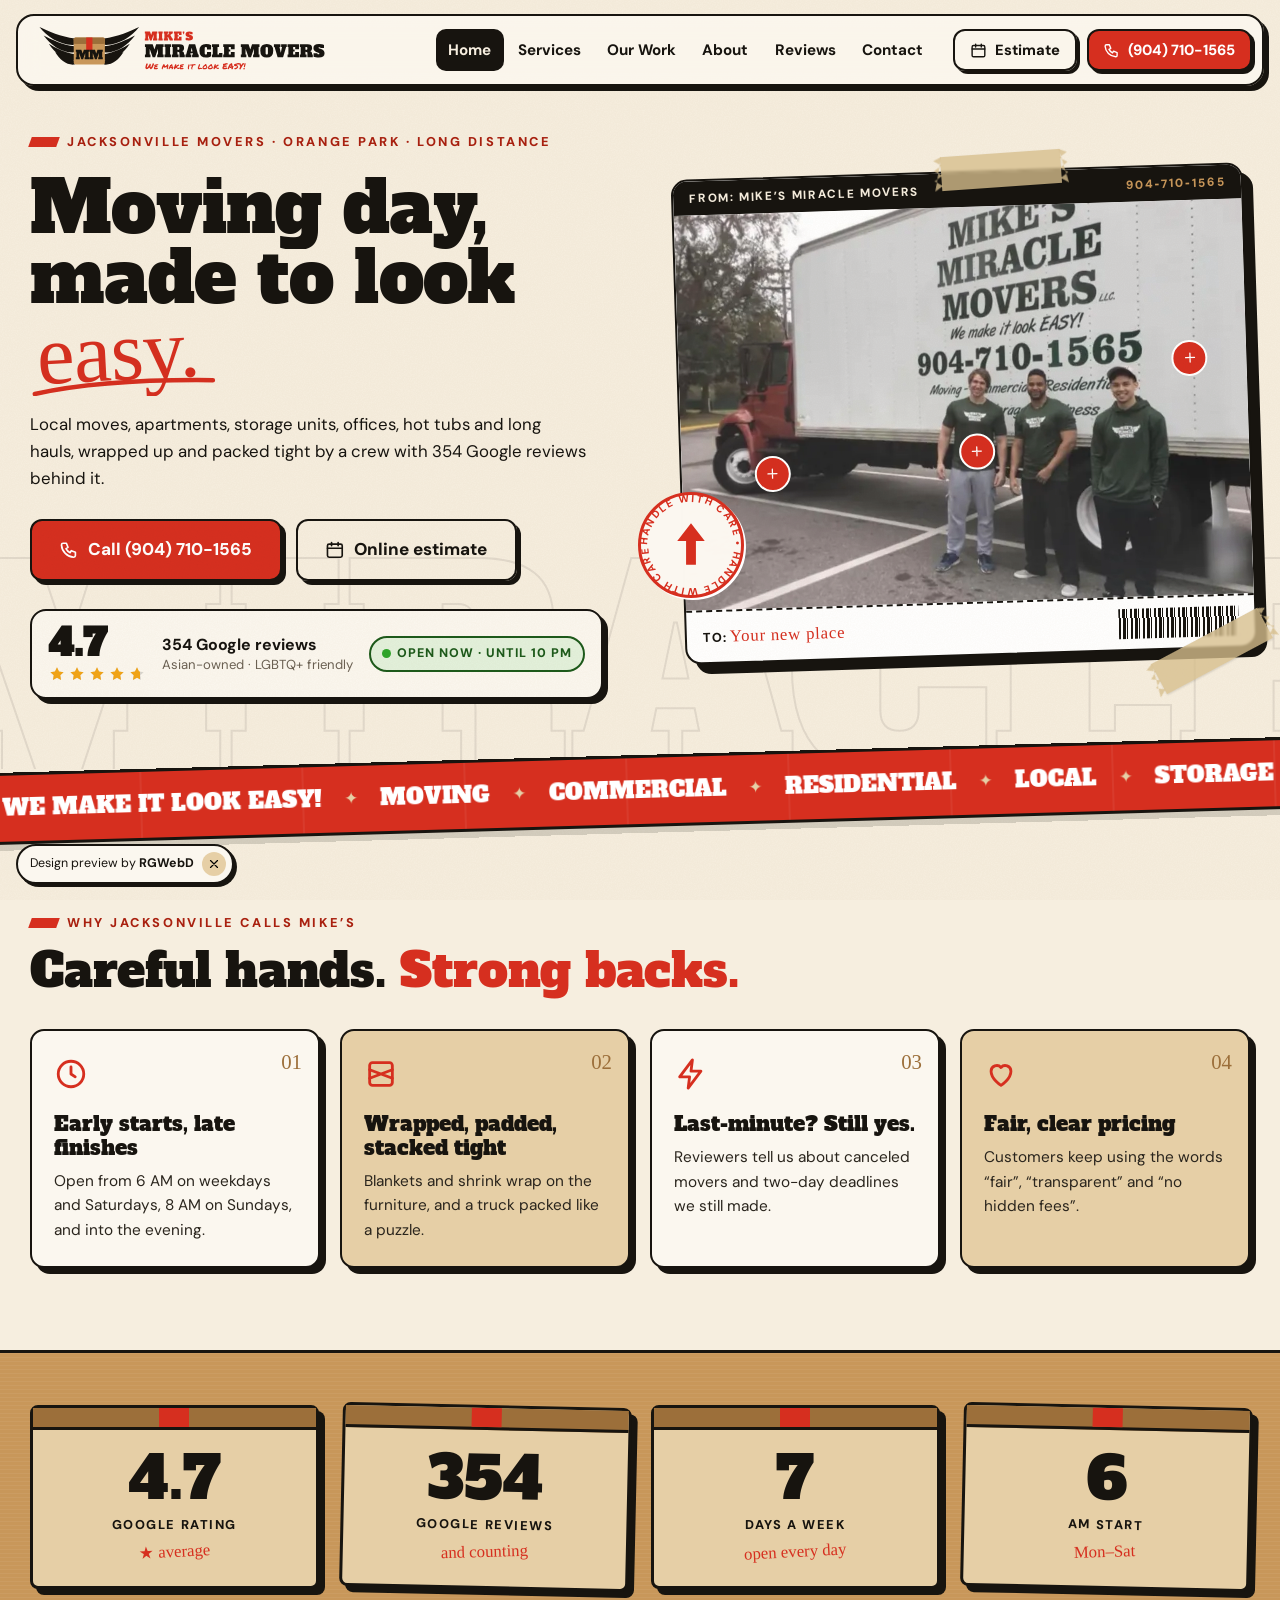
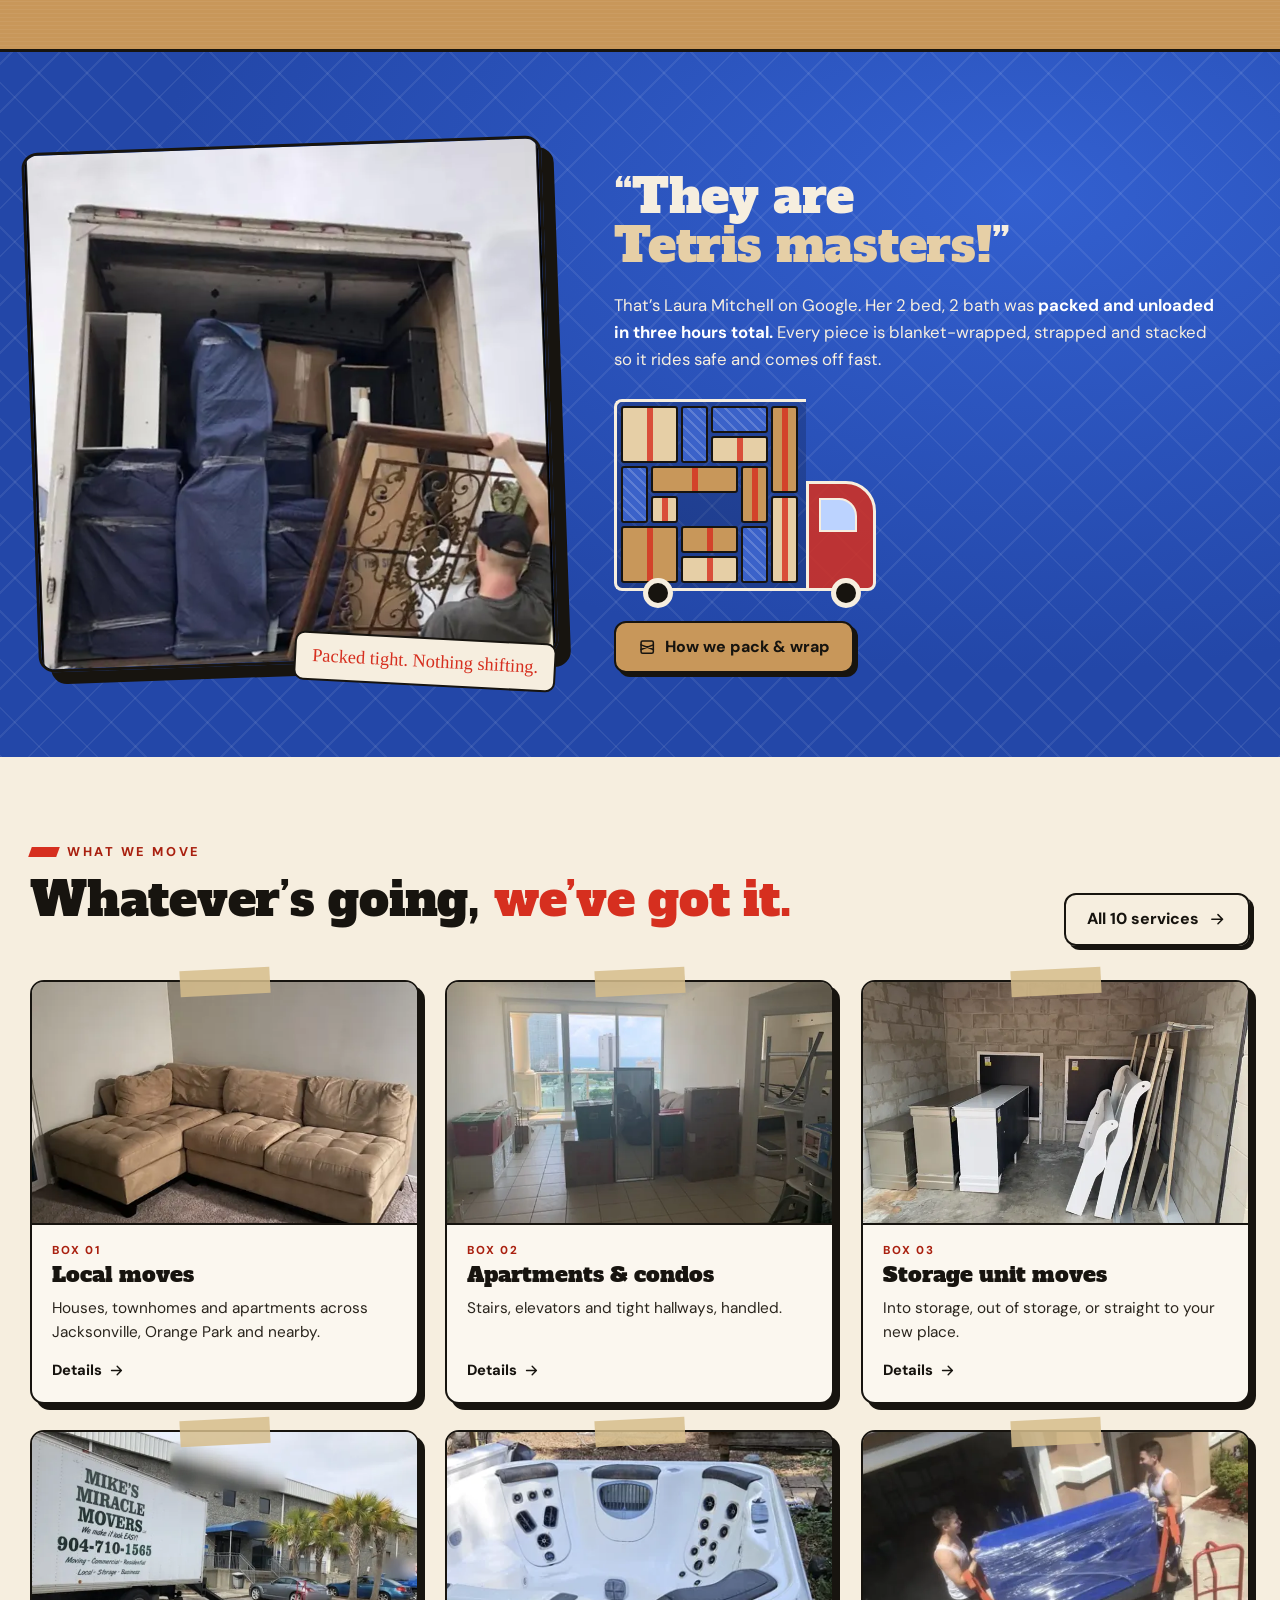
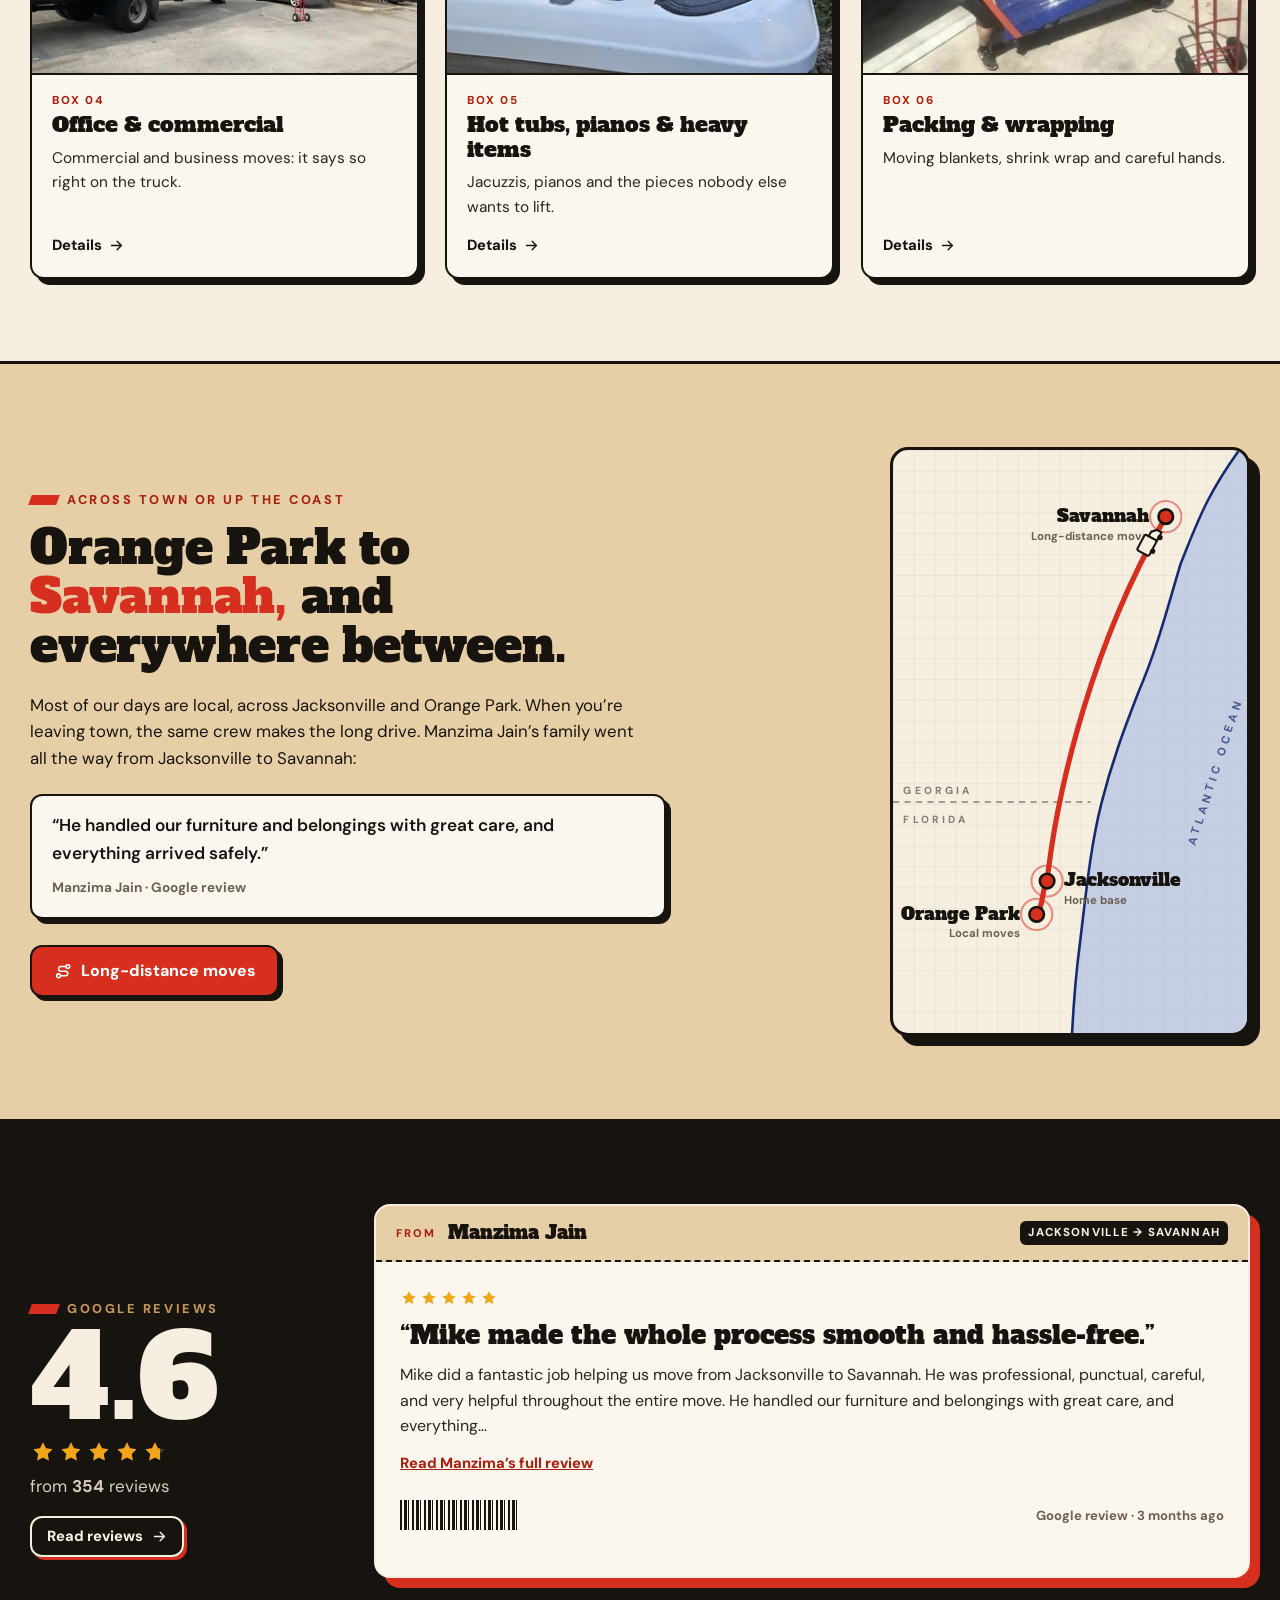
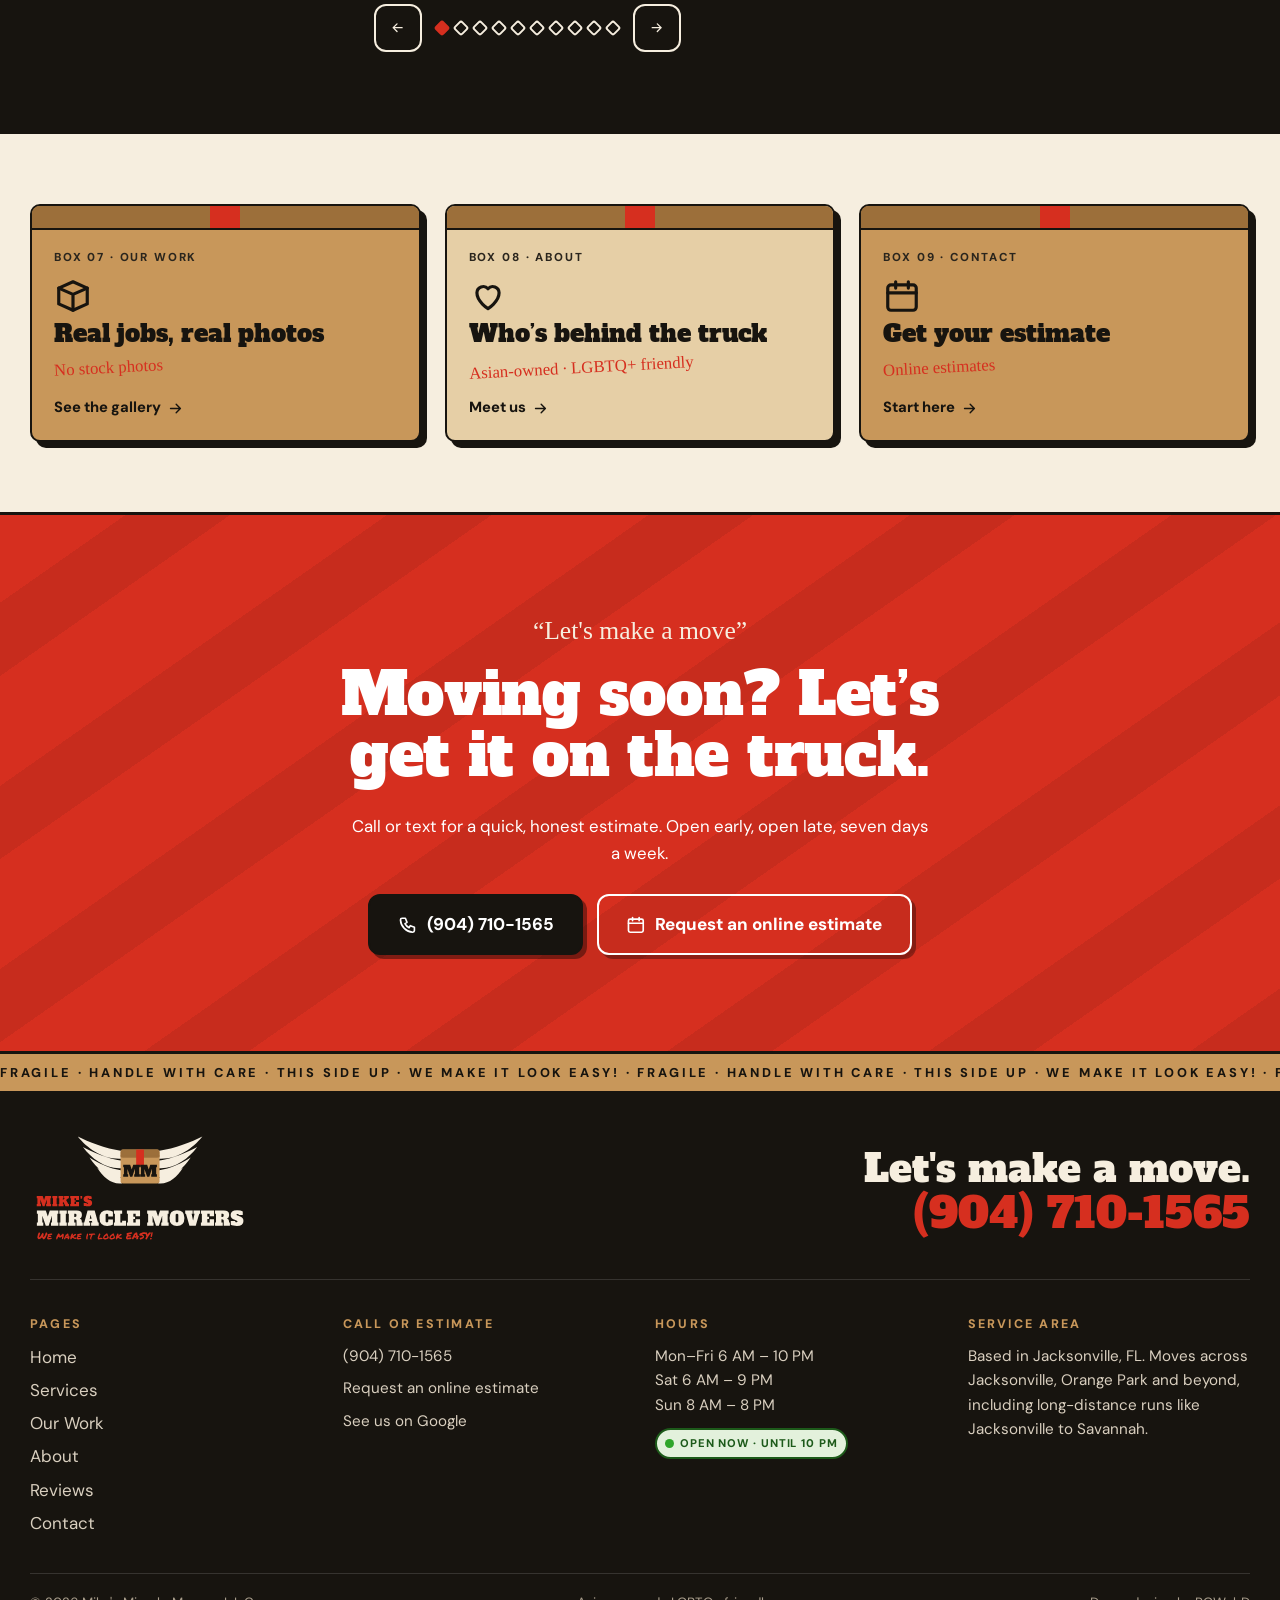
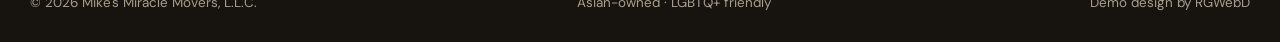
<file: index.html>
<!doctype html><html lang="en"><head><meta charset="utf-8">
<meta name="viewport" content="width=device-width,initial-scale=1,viewport-fit=cover">
<title>Mike&#x27;s Miracle Movers | Jacksonville Movers · 4.7★ from 354 reviews</title><meta name="description" content="Jacksonville movers rated 4.7★ on Google from 354 reviews. Local, apartment, storage, office and long-distance moves, packing, hot tubs and heavy items. Open 7 days. Call (904) 710-1565.">
<link rel="canonical" href="https://rgwebd.github.io/mikesmiraclemovers-demo/"><meta name="theme-color" content="#F6EEDF">
<meta property="og:type" content="website"><meta property="og:site_name" content="Mike&#x27;s Miracle Movers"><meta property="og:title" content="Mike&#x27;s Miracle Movers | Jacksonville Movers · 4.7★ from 354 reviews"><meta property="og:description" content="Jacksonville movers rated 4.7★ on Google from 354 reviews. Local, apartment, storage, office and long-distance moves, packing, hot tubs and heavy items. Open 7 days. Call (904) 710-1565."><meta property="og:url" content="https://rgwebd.github.io/mikesmiraclemovers-demo/"><meta property="og:image" content="https://rgwebd.github.io/mikesmiraclemovers-demo/img/og.jpg"><meta property="og:image:width" content="1200"><meta property="og:image:height" content="630"><meta property="og:locale" content="en_US">
<meta name="twitter:card" content="summary_large_image"><meta name="twitter:title" content="Mike&#x27;s Miracle Movers | Jacksonville Movers · 4.7★ from 354 reviews"><meta name="twitter:description" content="Jacksonville movers rated 4.7★ on Google from 354 reviews. Local, apartment, storage, office and long-distance moves, packing, hot tubs and heavy items. Open 7 days. Call (904) 710-1565."><meta name="twitter:image" content="https://rgwebd.github.io/mikesmiraclemovers-demo/img/og.jpg">
<link rel="icon" href="favicon.svg" type="image/svg+xml"><link rel="icon" href="favicon.ico" sizes="any"><link rel="apple-touch-icon" href="apple-touch-icon.png">
<link rel="preconnect" href="https://fonts.googleapis.com"><link rel="preconnect" href="https://fonts.gstatic.com" crossorigin>
<link href="https://fonts.googleapis.com/css2?family=Alfa+Slab+One&family=DM+Sans:opsz,wght@9..40,400..800&family=Permanent+Marker&display=swap" rel="stylesheet">
<link rel="stylesheet" href="styles.css?v=1"><script type="application/ld+json">{"@context": "https://schema.org", "@type": "MovingCompany", "@id": "https://rgwebd.github.io/mikesmiraclemovers-demo/#business", "name": "Mike's Miracle Movers, L.L.C.", "alternateName": "Mike's Miracle Movers", "slogan": "We make it look EASY!", "description": "Jacksonville, Florida moving company: local, apartment, storage-unit, office and long-distance moves, packing and wrapping, hot tubs and heavy items, single-item pickups and loading help. Online estimates. Asian-owned and LGBTQ+ friendly.", "url": "https://rgwebd.github.io/mikesmiraclemovers-demo/", "telephone": "+19047101565", "image": "https://rgwebd.github.io/mikesmiraclemovers-demo/img/og.jpg", "logo": "https://rgwebd.github.io/mikesmiraclemovers-demo/brand/logo-stacked-light.svg", "address": {"@type": "PostalAddress", "addressLocality": "Jacksonville", "addressRegion": "FL", "addressCountry": "US"}, "areaServed": [{"@type": "City", "name": "Jacksonville, FL"}, {"@type": "City", "name": "Orange Park, FL"}], "openingHoursSpecification": [{"@type": "OpeningHoursSpecification", "dayOfWeek": "Sunday", "opens": "08:00", "closes": "20:00"}, {"@type": "OpeningHoursSpecification", "dayOfWeek": "Monday", "opens": "06:00", "closes": "22:00"}, {"@type": "OpeningHoursSpecification", "dayOfWeek": "Tuesday", "opens": "06:00", "closes": "22:00"}, {"@type": "OpeningHoursSpecification", "dayOfWeek": "Wednesday", "opens": "06:00", "closes": "22:00"}, {"@type": "OpeningHoursSpecification", "dayOfWeek": "Thursday", "opens": "06:00", "closes": "22:00"}, {"@type": "OpeningHoursSpecification", "dayOfWeek": "Friday", "opens": "06:00", "closes": "22:00"}, {"@type": "OpeningHoursSpecification", "dayOfWeek": "Saturday", "opens": "06:00", "closes": "21:00"}], "hasMap": "https://www.google.com/maps/place/Mike's+Miracle+Movers,+L.L.C./data=!4m6!3m5!1s0x88e5b436aa611997:0xbe6fd3cb3e9adc6e!8m2!3d30.2260024!4d-81.600999!16s%2Fg%2F11g6hv279f", "sameAs": ["https://www.google.com/maps/place/Mike's+Miracle+Movers,+L.L.C./data=!4m6!3m5!1s0x88e5b436aa611997:0xbe6fd3cb3e9adc6e!8m2!3d30.2260024!4d-81.600999!16s%2Fg%2F11g6hv279f"], "aggregateRating": {"@type": "AggregateRating", "ratingValue": "4.7", "reviewCount": "354", "bestRating": "5"}, "hasOfferCatalog": {"@type": "OfferCatalog", "name": "Moving services", "itemListElement": [{"@type": "Offer", "itemOffered": {"@type": "Service", "name": "Local moves", "description": "Houses, townhomes and apartments across Jacksonville, Orange Park and nearby."}}, {"@type": "Offer", "itemOffered": {"@type": "Service", "name": "Long-distance moves", "description": "Out of town? We’ve driven Jacksonville families all the way to Savannah."}}, {"@type": "Offer", "itemOffered": {"@type": "Service", "name": "Apartments & condos", "description": "Stairs, elevators and tight hallways, handled."}}, {"@type": "Offer", "itemOffered": {"@type": "Service", "name": "Storage unit moves", "description": "Into storage, out of storage, or straight to your new place."}}, {"@type": "Offer", "itemOffered": {"@type": "Service", "name": "Office & commercial", "description": "Commercial and business moves: it says so right on the truck."}}, {"@type": "Offer", "itemOffered": {"@type": "Service", "name": "Hot tubs, pianos & heavy items", "description": "Jacuzzis, pianos and the pieces nobody else wants to lift."}}, {"@type": "Offer", "itemOffered": {"@type": "Service", "name": "Packing & wrapping", "description": "Moving blankets, shrink wrap and careful hands."}}, {"@type": "Offer", "itemOffered": {"@type": "Service", "name": "Single items & Marketplace pickups", "description": "Bought a hutch on Marketplace? We’ll grab it and bring it home."}}, {"@type": "Offer", "itemOffered": {"@type": "Service", "name": "Last-minute moves", "description": "Movers cancel? Deadline in two days? Call us."}}, {"@type": "Offer", "itemOffered": {"@type": "Service", "name": "Loading & unloading help", "description": "Rented your own truck? We’ll do the heavy lifting."}}]}, "review": [{"@type": "Review", "author": {"@type": "Person", "name": "Manzima Jain"}, "reviewRating": {"@type": "Rating", "ratingValue": "5", "bestRating": "5"}, "reviewBody": "Mike did a fantastic job helping us move from Jacksonville to Savannah. He was professional, punctual, careful, and very helpful throughout the entire move. He handled our furniture and belongings with great care, and everything arrived safely.\nMoving to another city can be stressful, but Mike made the whole process smooth and hassle-free. I really appreciate his hard work and positive attitude.\nI would definitely recommend Mike to anyone looking for a reliable and trustworthy mover. Great service from start to finish!"}, {"@type": "Review", "author": {"@type": "Person", "name": "Laura Mitchell"}, "reviewRating": {"@type": "Rating", "ratingValue": "5", "bestRating": "5"}, "reviewBody": "Absolutely the BEST! Mike and his crew are amazing. They are fast and efficient amongst being gentle with your stuff. They are Tetris masters! Super friendly and professional. I have used them several times and will continue to do so!!  Moved my 2 bed 2 bath packed and unloaded in total 3 hours. The pricing is the most affordable and so worth it!!  Your back will thank you!!"}, {"@type": "Review", "author": {"@type": "Person", "name": "Keith Knapp"}, "reviewRating": {"@type": "Rating", "ratingValue": "5", "bestRating": "5"}, "reviewBody": "I highly recommend Michael and his moving company. When my original movers canceled last minute, Michael stepped in without hesitation. He was professional, responsive, and turned what could have been a stressful day into a seamless experience. His crew arrived promptly, worked efficiently, and handled my belongings with exceptional care—nothing was damaged. Michael remained calm and organized throughout, ensuring the move was smooth despite the short notice.\nIf you’re looking for reliability and top‑notch service, this is the company to call. Michael saved the day, and I’ll definitely be recommending Michael to anyone in need of movers."}, {"@type": "Review", "author": {"@type": "Person", "name": "Erin Montgomery"}, "reviewRating": {"@type": "Rating", "ratingValue": "5", "bestRating": "5"}, "reviewBody": "I’m so thankful a neighbor recommended Mike’s Miracle Movers to me! Mike and Chris moved my furniture and other belongings out of my townhome and into a storage unit. They were friendly, responsive, efficient, organized, very reasonably priced (and strong!). It gave me so much peace of mind knowing I had these 2 awesome guys taking care of my move, and I will most definitely hire them again to move me into a new home in the near future. Five stars all around for Mike and his team!"}, {"@type": "Review", "author": {"@type": "Person", "name": "Amy Crum"}, "reviewRating": {"@type": "Rating", "ratingValue": "5", "bestRating": "5"}, "reviewBody": "5/5 Stars - Excellent Service!\nI have used this company for 8 years!!! I recently hired Mike’s Miracle Movers for a local move, and I couldn’t be more impressed with their professionalism and efficiency. From the very first phone call, they were friendly, helpful, and provided a clear breakdown of the pricing and moving process.\nOn the day of the move, the crew arrived on time, ready to get started. They handled all of my furniture with care, wrapping delicate items and making sure everything was securely loaded onto the truck. I was especially impressed by how quickly they worked without sacrificing the quality of their service.\nThe move was completed smoothly, and everything arrived at the new location in perfect condition. The team was courteous and respectful throughout the entire process, and they made a typically stressful experience much easier.\nI highly recommend Mike’s Miracle Movers for anyone looking for a reliable and efficient moving company. Great service, competitive prices, and a job well done!"}, {"@type": "Review", "author": {"@type": "Person", "name": "Ken Juhlin"}, "reviewRating": {"@type": "Rating", "ratingValue": "5", "bestRating": "5"}, "reviewBody": "Mike came thru with a 2 day moving deadline. These guys showed up on time and ready to move the Jacuzzi to my house. Tough moving job made to look easy with Mike and crew. No damage to either yard/landscaping at both homes. Thanks"}, {"@type": "Review", "author": {"@type": "Person", "name": "Emily Vidal-Torres"}, "reviewRating": {"@type": "Rating", "ratingValue": "5", "bestRating": "5"}, "reviewBody": "I had an excellent experience with Mike and his team. From start to finish, the team was professional, efficient, and friendly. They arrived on time and handled all of our belongings with great care, making sure everything was transported safely. The movers worked quickly but without rushing, and they even went the extra mile to ensure that everything was placed exactly where I wanted it in the new house. The pricing was fair and transparent—no hidden fees or surprises. Highly recommend this moving company to anyone looking for reliable movers!"}, {"@type": "Review", "author": {"@type": "Person", "name": "Ana Maria McPherson"}, "reviewRating": {"@type": "Rating", "ratingValue": "5", "bestRating": "5"}, "reviewBody": "Mike and his crew did a fantastic job moving my dining room set. They showed up right when promised, took great care to wrap and protect the table and chairs, and made the whole process completely stress-free. Very polite, helpful, and professional throughout. Highly recommend Mike for any moving needs!"}, {"@type": "Review", "author": {"@type": "Person", "name": "Joan Warren"}, "reviewRating": {"@type": "Rating", "ratingValue": "5", "bestRating": "5"}, "reviewBody": "Moved a large hutch I purchased on Marketplace. Met at sellers home and delivered to mine. Reliable, careful with furniture and pleasant. Communication when obstacles delayed, but also patient when my route back delayed me. Would use their service again."}, {"@type": "Review", "author": {"@type": "Person", "name": "Jaiden Munger"}, "reviewRating": {"@type": "Rating", "ratingValue": "5", "bestRating": "5"}, "reviewBody": "We were recommended Mikes services & booked with him this past weekend to move. They arrived on time, were extremely efficient, & even moved more items than we had originally asked them to! We’re grateful for Mikes Movers and will definitely use them again for our next move!"}]}</script><script type="application/ld+json">{"@context": "https://schema.org", "@type": "BreadcrumbList", "itemListElement": [{"@type": "ListItem", "position": 1, "name": "Home", "item": "https://rgwebd.github.io/mikesmiraclemovers-demo/"}]}</script><script src="https://cosmiccallers.lovable.app/demo-track.js" data-demo="mikesmiraclemovers-demo" defer></script></head><body class="home">
<div class="loader" aria-hidden="true"><div class="ld-box"><span class="ld-flap l"></span><span class="ld-flap r"></span><span class="ld-body"><span class="ld-tape"></span><span class="ld-txt">MIKE’S</span></span></div><span class="ld-cap marker">We make it look easy!</span></div>
<a class="skip" href="#main">Skip to content</a><div class="tapebar" aria-hidden="true"><i></i></div>
<header class="nav"><div class="nav-in"><a class="brand" href="index.html" aria-label="Mike&#x27;s Miracle Movers home"><img src="brand/logo-horizontal-light.svg" alt="Mike&#x27;s Miracle Movers, L.L.C." width="400" height="92"></a>
<nav aria-label="Main"><ul><li><a href="index.html" aria-current=page>Home</a></li><li><a href="services.html">Services</a></li><li><a href="work.html">Our Work</a></li><li><a href="about.html">About</a></li><li><a href="reviews.html">Reviews</a></li><li><a href="contact.html">Contact</a></li></ul></nav>
<div class="acts"><a class="btn line sm" href="contact.html#estimate"><svg class="ic " viewBox="0 0 24 24" fill="none" stroke="currentColor" stroke-width="2" stroke-linecap="round" stroke-linejoin="round" aria-hidden="true"><rect x="3" y="5" width="18" height="16" rx="2"/><path d="M3 10h18M8 3v4M16 3v4"/></svg><span>Estimate</span></a><a class="btn red sm mag" href="tel:+19047101565"><svg class="ic " viewBox="0 0 24 24" fill="none" stroke="currentColor" stroke-width="2" stroke-linecap="round" stroke-linejoin="round" aria-hidden="true"><path d="M5 4h4l2 5-2.5 1.5a11 11 0 0 0 5 5L15 13l5 2v4a2 2 0 0 1-2 2A16 16 0 0 1 3 6a2 2 0 0 1 2-2"/></svg><span>(904) 710-1565</span></a></div>
<button class="menu-btn" aria-expanded="false" aria-controls="mmenu" aria-label="Open menu"><i></i><i></i></button></div></header>
<div class="mmenu" id="mmenu" aria-hidden="true"><nav aria-label="Mobile"><a class="mm-l" href="index.html" aria-current=page style="--d:0"><span>BOX 01</span>Home</a><a class="mm-l" href="services.html" style="--d:1"><span>BOX 02</span>Services</a><a class="mm-l" href="work.html" style="--d:2"><span>BOX 03</span>Our Work</a><a class="mm-l" href="about.html" style="--d:3"><span>BOX 04</span>About</a><a class="mm-l" href="reviews.html" style="--d:4"><span>BOX 05</span>Reviews</a><a class="mm-l" href="contact.html" style="--d:5"><span>BOX 06</span>Contact</a></nav>
<div class="mm-foot"><a class="btn red" href="tel:+19047101565"><svg class="ic " viewBox="0 0 24 24" fill="none" stroke="currentColor" stroke-width="2" stroke-linecap="round" stroke-linejoin="round" aria-hidden="true"><path d="M5 4h4l2 5-2.5 1.5a11 11 0 0 0 5 5L15 13l5 2v4a2 2 0 0 1-2 2A16 16 0 0 1 3 6a2 2 0 0 1 2-2"/></svg>Call (904) 710-1565</a><a class="btn line-l" href="contact.html#estimate"><svg class="ic " viewBox="0 0 24 24" fill="none" stroke="currentColor" stroke-width="2" stroke-linecap="round" stroke-linejoin="round" aria-hidden="true"><rect x="3" y="5" width="18" height="16" rx="2"/><path d="M3 10h18M8 3v4M16 3v4"/></svg>Get an online estimate</a></div></div><main id="main">
<section class="hero" aria-labelledby="h1"><div class="hero-bg" aria-hidden="true"><span class="bigout">MIRACLE</span></div>
<div class="wrap hero-in"><div class="h-copy">
<span class="eyebrow">Jacksonville movers · Orange Park · Long distance</span>
<h1 class="h1 split" id="h1"><span class="ln"><span>Moving day,</span></span><span class="ln"><span>made to look</span></span><span class="ln"><span><em class="marker">easy.</em></span></span></h1>
<p class="lede rv">Local moves, apartments, storage units, offices, hot tubs and long hauls, wrapped up and packed tight by a crew with 354 Google reviews behind it.</p>
<div class="cta-row rv"><a class="btn red xl mag" href="tel:+19047101565"><svg class="ic " viewBox="0 0 24 24" fill="none" stroke="currentColor" stroke-width="2" stroke-linecap="round" stroke-linejoin="round" aria-hidden="true"><path d="M5 4h4l2 5-2.5 1.5a11 11 0 0 0 5 5L15 13l5 2v4a2 2 0 0 1-2 2A16 16 0 0 1 3 6a2 2 0 0 1 2-2"/></svg>Call (904) 710-1565</a><a class="btn line xl" href="contact.html#estimate"><svg class="ic " viewBox="0 0 24 24" fill="none" stroke="currentColor" stroke-width="2" stroke-linecap="round" stroke-linejoin="round" aria-hidden="true"><rect x="3" y="5" width="18" height="16" rx="2"/><path d="M3 10h18M8 3v4M16 3v4"/></svg>Online estimate</a></div>
<div class="trust rv"><div class="tr-score"><b>4.7</b><span class="stars-w" role="img" aria-label="4.7 out of 5 stars"><span class="stars-bg"><span class="stars" aria-hidden="true"><svg viewBox="0 0 24 24"><path d="M12 3l2.7 5.6 6.1.9-4.4 4.3 1 6.1L12 17l-5.4 2.9 1-6.1L3.2 9.5l6.1-.9z"/></svg><svg viewBox="0 0 24 24"><path d="M12 3l2.7 5.6 6.1.9-4.4 4.3 1 6.1L12 17l-5.4 2.9 1-6.1L3.2 9.5l6.1-.9z"/></svg><svg viewBox="0 0 24 24"><path d="M12 3l2.7 5.6 6.1.9-4.4 4.3 1 6.1L12 17l-5.4 2.9 1-6.1L3.2 9.5l6.1-.9z"/></svg><svg viewBox="0 0 24 24"><path d="M12 3l2.7 5.6 6.1.9-4.4 4.3 1 6.1L12 17l-5.4 2.9 1-6.1L3.2 9.5l6.1-.9z"/></svg><svg viewBox="0 0 24 24"><path d="M12 3l2.7 5.6 6.1.9-4.4 4.3 1 6.1L12 17l-5.4 2.9 1-6.1L3.2 9.5l6.1-.9z"/></svg></span></span><span class="stars-fg" style="width:94%"><span class="stars" aria-hidden="true"><svg viewBox="0 0 24 24"><path d="M12 3l2.7 5.6 6.1.9-4.4 4.3 1 6.1L12 17l-5.4 2.9 1-6.1L3.2 9.5l6.1-.9z"/></svg><svg viewBox="0 0 24 24"><path d="M12 3l2.7 5.6 6.1.9-4.4 4.3 1 6.1L12 17l-5.4 2.9 1-6.1L3.2 9.5l6.1-.9z"/></svg><svg viewBox="0 0 24 24"><path d="M12 3l2.7 5.6 6.1.9-4.4 4.3 1 6.1L12 17l-5.4 2.9 1-6.1L3.2 9.5l6.1-.9z"/></svg><svg viewBox="0 0 24 24"><path d="M12 3l2.7 5.6 6.1.9-4.4 4.3 1 6.1L12 17l-5.4 2.9 1-6.1L3.2 9.5l6.1-.9z"/></svg><svg viewBox="0 0 24 24"><path d="M12 3l2.7 5.6 6.1.9-4.4 4.3 1 6.1L12 17l-5.4 2.9 1-6.1L3.2 9.5l6.1-.9z"/></svg></span></span></span></div><div class="tr-t"><b>354 Google reviews</b><span>Asian-owned · LGBTQ+ friendly</span></div><span class="live " data-live><i></i><span>Hours today</span></span></div></div>
<figure class="h-art rv"><div class="label-card big"><div class="lc-head"><span>FROM: Mike’s Miracle Movers</span><span class="lc-code">904‑710‑1565</span></div>
<div class="h-photo"><img src="img/g01.webp" srcset="img/g01-s.webp 720w, img/g01.webp 1284w" sizes="(max-width:860px) 92vw, 48vw" width="1284" height="892" alt="The Mike’s Miracle Movers box truck with three crew members in green team shirts" fetchpriority="high">
<button class="pin" style="--x:90%;--y:40%" aria-expanded="false"><span class="sr">About the truck lettering</span><svg class="ic " viewBox="0 0 24 24" fill="none" stroke="currentColor" stroke-width="2" stroke-linecap="round" stroke-linejoin="round" aria-hidden="true"><path d="M12 5v14M5 12h14"/></svg><span class="pin-tip">Our number, painted right on the truck. You can’t miss us.</span></button>
<button class="pin" style="--x:52%;--y:62%" aria-expanded="false"><span class="sr">About the crew</span><svg class="ic " viewBox="0 0 24 24" fill="none" stroke="currentColor" stroke-width="2" stroke-linecap="round" stroke-linejoin="round" aria-hidden="true"><path d="M12 5v14M5 12h14"/></svg><span class="pin-tip">The crew, in team shirts, ready to roll.</span></button>
<button class="pin" style="--x:16%;--y:66%" aria-expanded="false"><span class="sr">About the truck</span><svg class="ic " viewBox="0 0 24 24" fill="none" stroke="currentColor" stroke-width="2" stroke-linecap="round" stroke-linejoin="round" aria-hidden="true"><path d="M12 5v14M5 12h14"/></svg><span class="pin-tip">Our own box truck, lettered with everything we do.</span></button></div>
<div class="lc-foot"><span>TO: <b>Your new place</b></span><span class="barcode" aria-hidden="true"></span></div></div>
<span class="tape t1"></span><span class="tape t2"></span><span class="stamp" aria-hidden="true"><svg viewBox="0 0 120 120"><defs><path id="st-c" d="M60 60m-44 0a44 44 0 1 1 88 0a44 44 0 1 1-88 0"/></defs><text><textPath href="#st-c">HANDLE WITH CARE • HANDLE WITH CARE • </textPath></text><path d="M60 38l14 18h-9v24h-10V56h-9z"/></svg></span></figure>
</div></section>
<div class="tape-marq"><div class="marq" aria-hidden="true"><div class="mq-t"><span>We make it look EASY!</span><i>✦</i><span>Moving</span><i>✦</i><span>Commercial</span><i>✦</i><span>Residential</span><i>✦</i><span>Local</span><i>✦</i><span>Storage</span><i>✦</i><span>Business</span><i>✦</i><span>Online estimates</span><i>✦</i><span>Open 7 days</span><i>✦</i><span>We make it look EASY!</span><i>✦</i><span>Moving</span><i>✦</i><span>Commercial</span><i>✦</i><span>Residential</span><i>✦</i><span>Local</span><i>✦</i><span>Storage</span><i>✦</i><span>Business</span><i>✦</i><span>Online estimates</span><i>✦</i><span>Open 7 days</span><i>✦</i><span>We make it look EASY!</span><i>✦</i><span>Moving</span><i>✦</i><span>Commercial</span><i>✦</i><span>Residential</span><i>✦</i><span>Local</span><i>✦</i><span>Storage</span><i>✦</i><span>Business</span><i>✦</i><span>Online estimates</span><i>✦</i><span>Open 7 days</span><i>✦</i></div></div></div>
<section class="sec why" aria-labelledby="why-h"><div class="wrap"><div class="sec-head"><span class="eyebrow rv">Why Jacksonville calls Mike’s</span><h2 class="h2 split" id="why-h"><span class="ln"><span>Careful hands. <em>Strong backs.</em></span></span></h2></div>
<ul class="why-g"><li class="why-i rv" style="--d:0"><span class="why-n">01</span><svg class="ic " viewBox="0 0 24 24" fill="none" stroke="currentColor" stroke-width="2" stroke-linecap="round" stroke-linejoin="round" aria-hidden="true"><circle cx="12" cy="12" r="9"/><path d="M12 7v5l3 2"/></svg><h3>Early starts, late finishes</h3><p>Open from 6 AM on weekdays and Saturdays, 8 AM on Sundays, and into the evening.</p></li><li class="why-i rv" style="--d:1"><span class="why-n">02</span><svg class="ic " viewBox="0 0 24 24" fill="none" stroke="currentColor" stroke-width="2" stroke-linecap="round" stroke-linejoin="round" aria-hidden="true"><rect x="4" y="4" width="16" height="16" rx="2"/><path d="M4 9l16 6M4 15l16-6"/></svg><h3>Wrapped, padded, stacked tight</h3><p>Blankets and shrink wrap on the furniture, and a truck packed like a puzzle.</p></li><li class="why-i rv" style="--d:2"><span class="why-n">03</span><svg class="ic " viewBox="0 0 24 24" fill="none" stroke="currentColor" stroke-width="2" stroke-linecap="round" stroke-linejoin="round" aria-hidden="true"><path d="M13 2L4 14h7l-1 8 9-12h-7z"/></svg><h3>Last-minute? Still yes.</h3><p>Reviewers tell us about canceled movers and two-day deadlines we still made.</p></li><li class="why-i rv" style="--d:3"><span class="why-n">04</span><svg class="ic " viewBox="0 0 24 24" fill="none" stroke="currentColor" stroke-width="2" stroke-linecap="round" stroke-linejoin="round" aria-hidden="true"><path d="M12 20s-7-4.4-7-10a4 4 0 0 1 7-2.6A4 4 0 0 1 19 10c0 5.6-7 10-7 10z"/></svg><h3>Fair, clear pricing</h3><p>Customers keep using the words “fair”, “transparent” and “no hidden fees”.</p></li></ul></div></section>
<section class="sec crates" aria-label="By the numbers"><div class="wrap crate-g"><div class="crate rv" style="--d:0"><span class="cr-top"></span><b><span data-to="4.7" data-dec="1">0</span></b><span class="cr-l">Google rating</span><span class="cr-s marker">★ average</span></div><div class="crate rv" style="--d:1"><span class="cr-top"></span><b><span data-to="354" data-dec="0">0</span></b><span class="cr-l">Google reviews</span><span class="cr-s marker">and counting</span></div><div class="crate rv" style="--d:2"><span class="cr-top"></span><b><span data-to="7" data-dec="0">0</span></b><span class="cr-l">Days a week</span><span class="cr-s marker">open every day</span></div><div class="crate rv" style="--d:3"><span class="cr-top"></span><b><span data-to="6" data-dec="0">0</span></b><span class="cr-l">AM start</span><span class="cr-s marker">Mon–Sat</span></div></div></section>
<section class="tetris" aria-labelledby="tet-h"><div class="wrap tet-in">
<figure class="tet-photo rv"><img src="img/g04.webp" srcset="img/g04-s.webp 592w, img/g04.webp 1284w" sizes="(max-width:860px) 92vw, 40vw" width="1284" height="1562" alt="Truck interior packed with blue blanket-wrapped furniture while a crew member loads an iron gate" loading="lazy" decoding="async"><figcaption class="marker">Packed tight. Nothing shifting.</figcaption></figure>
<div class="tet-copy"><span class="eyebrow light rv">Loading like a puzzle</span><h2 class="h2 split" id="tet-h"><span class="ln"><span>“They are <em>Tetris masters!</em>”</span></span></h2>
<p class="lede rv">That’s Laura Mitchell on Google. Her 2 bed, 2 bath was <b>packed and unloaded in three hours total.</b> Every piece is blanket-wrapped, strapped and stacked so it rides safe and comes off fast.</p>
<div class="tet-grid rv" aria-hidden="true"><div class="tg-truck"><i style="--x:0;--y:4;--w:2;--h:2;--d:0" class="tb c1"></i><i style="--x:2;--y:5;--w:2;--h:1;--d:1" class="tb c2"></i><i style="--x:4;--y:4;--w:1;--h:2;--d:2" class="tb c3"></i><i style="--x:2;--y:4;--w:2;--h:1;--d:3" class="tb c1"></i><i style="--x:5;--y:3;--w:1;--h:3;--d:4" class="tb c2"></i><i style="--x:0;--y:2;--w:1;--h:2;--d:5" class="tb c3"></i><i style="--x:1;--y:3;--w:1;--h:1;--d:6" class="tb c2"></i><i style="--x:1;--y:2;--w:3;--h:1;--d:7" class="tb c1"></i><i style="--x:4;--y:2;--w:1;--h:2;--d:8" class="tb c1"></i><i style="--x:0;--y:0;--w:2;--h:2;--d:9" class="tb c2"></i><i style="--x:2;--y:0;--w:1;--h:2;--d:10" class="tb c3"></i><i style="--x:3;--y:1;--w:2;--h:1;--d:11" class="tb c2"></i><i style="--x:5;--y:0;--w:1;--h:3;--d:12" class="tb c1"></i><i style="--x:3;--y:0;--w:2;--h:1;--d:13" class="tb c3"></i></div><span class="tg-cab"></span></div>
<a class="btn sap mag rv" href="services.html#pack"><svg class="ic " viewBox="0 0 24 24" fill="none" stroke="currentColor" stroke-width="2" stroke-linecap="round" stroke-linejoin="round" aria-hidden="true"><rect x="4" y="4" width="16" height="16" rx="2"/><path d="M4 9l16 6M4 15l16-6"/></svg>How we pack &amp; wrap</a></div></div></section>
<section class="sec svcs" aria-labelledby="sv-h"><div class="wrap"><div class="sec-head row"><div><span class="eyebrow rv">What we move</span><h2 class="h2 split" id="sv-h"><span class="ln"><span>Whatever’s going, <em>we’ve got it.</em></span></span></h2></div><a class="btn line rv" href="services.html">All 10 services <svg class="ic " viewBox="0 0 24 24" fill="none" stroke="currentColor" stroke-width="2" stroke-linecap="round" stroke-linejoin="round" aria-hidden="true"><path d="M5 12h14M13 6l6 6-6 6"/></svg></a></div>
<div class="sc-grid"><a class="scard tilt rv" style="--d:0" href="services.html#local"><span class="sc-tape"></span><figure class="sc-img"><img src="img/g07-s.webp" width="540" height="720" alt="Local moves" loading="lazy" decoding="async"></figure>
<div class="sc-b"><span class="sc-lbl">BOX 01</span><h3>Local moves</h3><p>Houses, townhomes and apartments across Jacksonville, Orange Park and nearby.</p><span class="more">Details <svg class="ic " viewBox="0 0 24 24" fill="none" stroke="currentColor" stroke-width="2" stroke-linecap="round" stroke-linejoin="round" aria-hidden="true"><path d="M5 12h14M13 6l6 6-6 6"/></svg></span></div></a><a class="scard tilt rv" style="--d:1" href="services.html#apt"><span class="sc-tape"></span><figure class="sc-img"><img src="img/g09-s.webp" width="640" height="480" alt="Apartments &amp; condos" loading="lazy" decoding="async"></figure>
<div class="sc-b"><span class="sc-lbl">BOX 02</span><h3>Apartments &amp; condos</h3><p>Stairs, elevators and tight hallways, handled.</p><span class="more">Details <svg class="ic " viewBox="0 0 24 24" fill="none" stroke="currentColor" stroke-width="2" stroke-linecap="round" stroke-linejoin="round" aria-hidden="true"><path d="M5 12h14M13 6l6 6-6 6"/></svg></span></div></a><a class="scard tilt rv" style="--d:2" href="services.html#storage"><span class="sc-tape"></span><figure class="sc-img"><img src="img/g06-s.webp" width="720" height="540" alt="Storage unit moves" loading="lazy" decoding="async"></figure>
<div class="sc-b"><span class="sc-lbl">BOX 03</span><h3>Storage unit moves</h3><p>Into storage, out of storage, or straight to your new place.</p><span class="more">Details <svg class="ic " viewBox="0 0 24 24" fill="none" stroke="currentColor" stroke-width="2" stroke-linecap="round" stroke-linejoin="round" aria-hidden="true"><path d="M5 12h14M13 6l6 6-6 6"/></svg></span></div></a><a class="scard tilt rv" style="--d:0" href="services.html#office"><span class="sc-tape"></span><figure class="sc-img"><img src="img/g02-s.webp" width="720" height="447" alt="Office &amp; commercial" loading="lazy" decoding="async"></figure>
<div class="sc-b"><span class="sc-lbl">BOX 04</span><h3>Office &amp; commercial</h3><p>Commercial and business moves: it says so right on the truck.</p><span class="more">Details <svg class="ic " viewBox="0 0 24 24" fill="none" stroke="currentColor" stroke-width="2" stroke-linecap="round" stroke-linejoin="round" aria-hidden="true"><path d="M5 12h14M13 6l6 6-6 6"/></svg></span></div></a><a class="scard tilt rv" style="--d:1" href="services.html#heavy"><span class="sc-tape"></span><figure class="sc-img"><img src="img/g03-s.webp" width="405" height="720" alt="Hot tubs, pianos &amp; heavy items" loading="lazy" decoding="async"></figure>
<div class="sc-b"><span class="sc-lbl">BOX 05</span><h3>Hot tubs, pianos &amp; heavy items</h3><p>Jacuzzis, pianos and the pieces nobody else wants to lift.</p><span class="more">Details <svg class="ic " viewBox="0 0 24 24" fill="none" stroke="currentColor" stroke-width="2" stroke-linecap="round" stroke-linejoin="round" aria-hidden="true"><path d="M5 12h14M13 6l6 6-6 6"/></svg></span></div></a><a class="scard tilt rv" style="--d:2" href="services.html#pack"><span class="sc-tape"></span><figure class="sc-img"><img src="img/g05-s.webp" width="720" height="515" alt="Packing &amp; wrapping" loading="lazy" decoding="async"></figure>
<div class="sc-b"><span class="sc-lbl">BOX 06</span><h3>Packing &amp; wrapping</h3><p>Moving blankets, shrink wrap and careful hands.</p><span class="more">Details <svg class="ic " viewBox="0 0 24 24" fill="none" stroke="currentColor" stroke-width="2" stroke-linecap="round" stroke-linejoin="round" aria-hidden="true"><path d="M5 12h14M13 6l6 6-6 6"/></svg></span></div></a></div><p class="sc-hint" aria-hidden="true">Swipe for more <svg class="ic " viewBox="0 0 24 24" fill="none" stroke="currentColor" stroke-width="2" stroke-linecap="round" stroke-linejoin="round" aria-hidden="true"><path d="M5 12h14M13 6l6 6-6 6"/></svg></p></div></section>
<section class="route" aria-labelledby="rt-h"><div class="wrap rt-in"><div class="rt-copy"><span class="eyebrow rv">Across town or up the coast</span><h2 class="h2 split" id="rt-h"><span class="ln"><span>Orange Park to <em>Savannah,</em> and everywhere between.</span></span></h2>
<p class="lede rv">Most of our days are local, across Jacksonville and Orange Park. When you’re leaving town, the same crew makes the long drive. Manzima Jain’s family went all the way from Jacksonville to Savannah:</p>
<blockquote class="rt-q rv"><p>“He handled our furniture and belongings with great care, and everything arrived safely.”</p><cite>Manzima Jain · Google review</cite></blockquote>
<a class="btn red mag rv" href="services.html#long"><svg class="ic " viewBox="0 0 24 24" fill="none" stroke="currentColor" stroke-width="2" stroke-linecap="round" stroke-linejoin="round" aria-hidden="true"><circle cx="6" cy="18" r="2.5"/><circle cx="18" cy="6" r="2.5"/><path d="M8.5 18H15a3 3 0 0 0 0-6H9a3 3 0 0 1 0-6h6.5"/></svg>Long-distance moves</a></div>
<div class="rt-map rv"><svg class="rmap" viewBox="0 0 340 560" role="img" aria-label="Map sketch: moves from Orange Park and Jacksonville up the coast to Savannah, Georgia">
<defs><pattern id="rm-g" width="20" height="20" patternUnits="userSpaceOnUse"><path d="M20 0H0V20" fill="none" stroke="currentColor" stroke-width=".5" opacity=".18"/></pattern></defs>
<rect width="340" height="560" fill="url(#rm-g)"/>
<g transform="translate(40 0)"><path class="rm-sea" d="M300 -10 C262 40 252 70 236 110 C224 150 214 190 196 232 C182 268 170 300 160 340 C150 380 146 420 140 470 C136 500 134 520 132 560 L400 560 L400 -10Z"/><path class="rm-coast" d="M300 -10 C262 40 252 70 236 110 C224 150 214 190 196 232 C182 268 170 300 160 340 C150 380 146 420 140 470 C136 500 134 520 132 560"/>
<text class="rm-lbl" x="250" y="380" transform="rotate(-72 250 380)">ATLANTIC OCEAN</text>
<path class="rm-state" d="M-40 338 L150 338"/><text class="rm-st" x="-30" y="330">GEORGIA</text><text class="rm-st" x="-30" y="358">FLORIDA</text>
<path class="rm-route-bg" d="M98 446 C106 434 102 424 108 414 C118 324 152 184 222 64"/><path class="rm-route" id="rm-route" d="M98 446 C106 434 102 424 108 414 C118 324 152 184 222 64" pathLength="1"/>
<g class="rm-pin" transform="translate(222 64)"><circle r="7"/><circle r="15" class="rm-halo"/><text x="-16" y="5" text-anchor="end">Savannah</text><text class="rm-sub" x="-16" y="22" text-anchor="end">Long-distance move</text></g><g class="rm-pin" transform="translate(108 414)"><circle r="7"/><circle r="15" class="rm-halo"/><text x="16" y="5" text-anchor="start">Jacksonville</text><text class="rm-sub" x="16" y="22" text-anchor="start">Home base</text></g><g class="rm-pin" transform="translate(98 446)"><circle r="7"/><circle r="15" class="rm-halo"/><text x="-16" y="5" text-anchor="end">Orange Park</text><text class="rm-sub" x="-16" y="22" text-anchor="end">Local moves</text></g>
<g class="rm-truck" transform="translate(98 446)"><rect x="-13" y="-9" width="17" height="13" rx="2"/><path d="M4 -5h5l4 4v5H4z"/><circle cx="-7" cy="5" r="2.6"/><circle cx="8" cy="5" r="2.6"/></g></g></svg></div></div></section>
<section class="sec rvband" aria-labelledby="rv-h"><div class="wrap rv-wrap"><div class="rv-score rv"><span class="eyebrow">Google reviews</span><b data-to="4.7" data-dec="1">0</b><span class="stars-w" role="img" aria-label="4.7 out of 5 stars"><span class="stars-bg"><span class="stars" aria-hidden="true"><svg viewBox="0 0 24 24"><path d="M12 3l2.7 5.6 6.1.9-4.4 4.3 1 6.1L12 17l-5.4 2.9 1-6.1L3.2 9.5l6.1-.9z"/></svg><svg viewBox="0 0 24 24"><path d="M12 3l2.7 5.6 6.1.9-4.4 4.3 1 6.1L12 17l-5.4 2.9 1-6.1L3.2 9.5l6.1-.9z"/></svg><svg viewBox="0 0 24 24"><path d="M12 3l2.7 5.6 6.1.9-4.4 4.3 1 6.1L12 17l-5.4 2.9 1-6.1L3.2 9.5l6.1-.9z"/></svg><svg viewBox="0 0 24 24"><path d="M12 3l2.7 5.6 6.1.9-4.4 4.3 1 6.1L12 17l-5.4 2.9 1-6.1L3.2 9.5l6.1-.9z"/></svg><svg viewBox="0 0 24 24"><path d="M12 3l2.7 5.6 6.1.9-4.4 4.3 1 6.1L12 17l-5.4 2.9 1-6.1L3.2 9.5l6.1-.9z"/></svg></span></span><span class="stars-fg" style="width:94%"><span class="stars" aria-hidden="true"><svg viewBox="0 0 24 24"><path d="M12 3l2.7 5.6 6.1.9-4.4 4.3 1 6.1L12 17l-5.4 2.9 1-6.1L3.2 9.5l6.1-.9z"/></svg><svg viewBox="0 0 24 24"><path d="M12 3l2.7 5.6 6.1.9-4.4 4.3 1 6.1L12 17l-5.4 2.9 1-6.1L3.2 9.5l6.1-.9z"/></svg><svg viewBox="0 0 24 24"><path d="M12 3l2.7 5.6 6.1.9-4.4 4.3 1 6.1L12 17l-5.4 2.9 1-6.1L3.2 9.5l6.1-.9z"/></svg><svg viewBox="0 0 24 24"><path d="M12 3l2.7 5.6 6.1.9-4.4 4.3 1 6.1L12 17l-5.4 2.9 1-6.1L3.2 9.5l6.1-.9z"/></svg><svg viewBox="0 0 24 24"><path d="M12 3l2.7 5.6 6.1.9-4.4 4.3 1 6.1L12 17l-5.4 2.9 1-6.1L3.2 9.5l6.1-.9z"/></svg></span></span></span><p>from <strong>354</strong> reviews</p><a class="btn line sm" href="reviews.html">Read reviews <svg class="ic " viewBox="0 0 24 24" fill="none" stroke="currentColor" stroke-width="2" stroke-linecap="round" stroke-linejoin="round" aria-hidden="true"><path d="M5 12h14M13 6l6 6-6 6"/></svg></a></div>
<div class="car" data-car aria-roledescription="carousel" aria-label="Customer reviews"><h2 class="sr" id="rv-h">What customers say</h2><div class="car-track"><article class="slide" aria-roledescription="slide"><div class="sl-head"><span class="sl-from">FROM</span><b>Manzima Jain</b><span class="sl-tag">Jacksonville → Savannah</span></div>
<div class="sl-body"><span class="stars-w" role="img" aria-label="5 out of 5 stars"><span class="stars-bg"><span class="stars" aria-hidden="true"><svg viewBox="0 0 24 24"><path d="M12 3l2.7 5.6 6.1.9-4.4 4.3 1 6.1L12 17l-5.4 2.9 1-6.1L3.2 9.5l6.1-.9z"/></svg><svg viewBox="0 0 24 24"><path d="M12 3l2.7 5.6 6.1.9-4.4 4.3 1 6.1L12 17l-5.4 2.9 1-6.1L3.2 9.5l6.1-.9z"/></svg><svg viewBox="0 0 24 24"><path d="M12 3l2.7 5.6 6.1.9-4.4 4.3 1 6.1L12 17l-5.4 2.9 1-6.1L3.2 9.5l6.1-.9z"/></svg><svg viewBox="0 0 24 24"><path d="M12 3l2.7 5.6 6.1.9-4.4 4.3 1 6.1L12 17l-5.4 2.9 1-6.1L3.2 9.5l6.1-.9z"/></svg><svg viewBox="0 0 24 24"><path d="M12 3l2.7 5.6 6.1.9-4.4 4.3 1 6.1L12 17l-5.4 2.9 1-6.1L3.2 9.5l6.1-.9z"/></svg></span></span><span class="stars-fg" style="width:100%"><span class="stars" aria-hidden="true"><svg viewBox="0 0 24 24"><path d="M12 3l2.7 5.6 6.1.9-4.4 4.3 1 6.1L12 17l-5.4 2.9 1-6.1L3.2 9.5l6.1-.9z"/></svg><svg viewBox="0 0 24 24"><path d="M12 3l2.7 5.6 6.1.9-4.4 4.3 1 6.1L12 17l-5.4 2.9 1-6.1L3.2 9.5l6.1-.9z"/></svg><svg viewBox="0 0 24 24"><path d="M12 3l2.7 5.6 6.1.9-4.4 4.3 1 6.1L12 17l-5.4 2.9 1-6.1L3.2 9.5l6.1-.9z"/></svg><svg viewBox="0 0 24 24"><path d="M12 3l2.7 5.6 6.1.9-4.4 4.3 1 6.1L12 17l-5.4 2.9 1-6.1L3.2 9.5l6.1-.9z"/></svg><svg viewBox="0 0 24 24"><path d="M12 3l2.7 5.6 6.1.9-4.4 4.3 1 6.1L12 17l-5.4 2.9 1-6.1L3.2 9.5l6.1-.9z"/></svg></span></span></span><p class="sl-pull">“Mike made the whole process smooth and hassle-free.”</p><blockquote><p>Mike did a fantastic job helping us move from Jacksonville to Savannah. He was professional, punctual, careful, and very helpful throughout the entire move. He handled our furniture and belongings with great care, and everything…</p></blockquote><a class="sl-more" href="reviews.html#r-manzima-jain">Read Manzima’s full review</a></div><div class="sl-foot"><span class="barcode" aria-hidden="true"></span><span>Google review · 3 months ago</span></div></article><article class="slide" aria-roledescription="slide"><div class="sl-head"><span class="sl-from">FROM</span><b>Laura Mitchell</b><span class="sl-tag">2 bed / 2 bath</span></div>
<div class="sl-body"><span class="stars-w" role="img" aria-label="5 out of 5 stars"><span class="stars-bg"><span class="stars" aria-hidden="true"><svg viewBox="0 0 24 24"><path d="M12 3l2.7 5.6 6.1.9-4.4 4.3 1 6.1L12 17l-5.4 2.9 1-6.1L3.2 9.5l6.1-.9z"/></svg><svg viewBox="0 0 24 24"><path d="M12 3l2.7 5.6 6.1.9-4.4 4.3 1 6.1L12 17l-5.4 2.9 1-6.1L3.2 9.5l6.1-.9z"/></svg><svg viewBox="0 0 24 24"><path d="M12 3l2.7 5.6 6.1.9-4.4 4.3 1 6.1L12 17l-5.4 2.9 1-6.1L3.2 9.5l6.1-.9z"/></svg><svg viewBox="0 0 24 24"><path d="M12 3l2.7 5.6 6.1.9-4.4 4.3 1 6.1L12 17l-5.4 2.9 1-6.1L3.2 9.5l6.1-.9z"/></svg><svg viewBox="0 0 24 24"><path d="M12 3l2.7 5.6 6.1.9-4.4 4.3 1 6.1L12 17l-5.4 2.9 1-6.1L3.2 9.5l6.1-.9z"/></svg></span></span><span class="stars-fg" style="width:100%"><span class="stars" aria-hidden="true"><svg viewBox="0 0 24 24"><path d="M12 3l2.7 5.6 6.1.9-4.4 4.3 1 6.1L12 17l-5.4 2.9 1-6.1L3.2 9.5l6.1-.9z"/></svg><svg viewBox="0 0 24 24"><path d="M12 3l2.7 5.6 6.1.9-4.4 4.3 1 6.1L12 17l-5.4 2.9 1-6.1L3.2 9.5l6.1-.9z"/></svg><svg viewBox="0 0 24 24"><path d="M12 3l2.7 5.6 6.1.9-4.4 4.3 1 6.1L12 17l-5.4 2.9 1-6.1L3.2 9.5l6.1-.9z"/></svg><svg viewBox="0 0 24 24"><path d="M12 3l2.7 5.6 6.1.9-4.4 4.3 1 6.1L12 17l-5.4 2.9 1-6.1L3.2 9.5l6.1-.9z"/></svg><svg viewBox="0 0 24 24"><path d="M12 3l2.7 5.6 6.1.9-4.4 4.3 1 6.1L12 17l-5.4 2.9 1-6.1L3.2 9.5l6.1-.9z"/></svg></span></span></span><p class="sl-pull">“They are Tetris masters!”</p><blockquote><p>Absolutely the BEST! Mike and his crew are amazing. They are fast and efficient amongst being gentle with your stuff. They are Tetris masters! Super friendly and professional. I have used them several times and will continue to do so!!  Moved my 2 bed 2 bath packed and unloaded in total 3 hours. The pricing is the most affordable and so worth it!!  Your back will thank you!!</p></blockquote></div><div class="sl-foot"><span class="barcode" aria-hidden="true"></span><span>Google review · a year ago</span></div></article><article class="slide" aria-roledescription="slide"><div class="sl-head"><span class="sl-from">FROM</span><b>Keith Knapp</b><span class="sl-tag">Last-minute move</span></div>
<div class="sl-body"><span class="stars-w" role="img" aria-label="5 out of 5 stars"><span class="stars-bg"><span class="stars" aria-hidden="true"><svg viewBox="0 0 24 24"><path d="M12 3l2.7 5.6 6.1.9-4.4 4.3 1 6.1L12 17l-5.4 2.9 1-6.1L3.2 9.5l6.1-.9z"/></svg><svg viewBox="0 0 24 24"><path d="M12 3l2.7 5.6 6.1.9-4.4 4.3 1 6.1L12 17l-5.4 2.9 1-6.1L3.2 9.5l6.1-.9z"/></svg><svg viewBox="0 0 24 24"><path d="M12 3l2.7 5.6 6.1.9-4.4 4.3 1 6.1L12 17l-5.4 2.9 1-6.1L3.2 9.5l6.1-.9z"/></svg><svg viewBox="0 0 24 24"><path d="M12 3l2.7 5.6 6.1.9-4.4 4.3 1 6.1L12 17l-5.4 2.9 1-6.1L3.2 9.5l6.1-.9z"/></svg><svg viewBox="0 0 24 24"><path d="M12 3l2.7 5.6 6.1.9-4.4 4.3 1 6.1L12 17l-5.4 2.9 1-6.1L3.2 9.5l6.1-.9z"/></svg></span></span><span class="stars-fg" style="width:100%"><span class="stars" aria-hidden="true"><svg viewBox="0 0 24 24"><path d="M12 3l2.7 5.6 6.1.9-4.4 4.3 1 6.1L12 17l-5.4 2.9 1-6.1L3.2 9.5l6.1-.9z"/></svg><svg viewBox="0 0 24 24"><path d="M12 3l2.7 5.6 6.1.9-4.4 4.3 1 6.1L12 17l-5.4 2.9 1-6.1L3.2 9.5l6.1-.9z"/></svg><svg viewBox="0 0 24 24"><path d="M12 3l2.7 5.6 6.1.9-4.4 4.3 1 6.1L12 17l-5.4 2.9 1-6.1L3.2 9.5l6.1-.9z"/></svg><svg viewBox="0 0 24 24"><path d="M12 3l2.7 5.6 6.1.9-4.4 4.3 1 6.1L12 17l-5.4 2.9 1-6.1L3.2 9.5l6.1-.9z"/></svg><svg viewBox="0 0 24 24"><path d="M12 3l2.7 5.6 6.1.9-4.4 4.3 1 6.1L12 17l-5.4 2.9 1-6.1L3.2 9.5l6.1-.9z"/></svg></span></span></span><p class="sl-pull">“Michael saved the day.”</p><blockquote><p>I highly recommend Michael and his moving company. When my original movers canceled last minute, Michael stepped in without hesitation. He was professional, responsive, and turned what could have been a stressful day into a…</p></blockquote><a class="sl-more" href="reviews.html#r-keith-knapp">Read Keith’s full review</a></div><div class="sl-foot"><span class="barcode" aria-hidden="true"></span><span>Google review · 11 months ago</span></div></article><article class="slide" aria-roledescription="slide"><div class="sl-head"><span class="sl-from">FROM</span><b>Erin Montgomery</b><span class="sl-tag">Townhome → storage unit</span></div>
<div class="sl-body"><span class="stars-w" role="img" aria-label="5 out of 5 stars"><span class="stars-bg"><span class="stars" aria-hidden="true"><svg viewBox="0 0 24 24"><path d="M12 3l2.7 5.6 6.1.9-4.4 4.3 1 6.1L12 17l-5.4 2.9 1-6.1L3.2 9.5l6.1-.9z"/></svg><svg viewBox="0 0 24 24"><path d="M12 3l2.7 5.6 6.1.9-4.4 4.3 1 6.1L12 17l-5.4 2.9 1-6.1L3.2 9.5l6.1-.9z"/></svg><svg viewBox="0 0 24 24"><path d="M12 3l2.7 5.6 6.1.9-4.4 4.3 1 6.1L12 17l-5.4 2.9 1-6.1L3.2 9.5l6.1-.9z"/></svg><svg viewBox="0 0 24 24"><path d="M12 3l2.7 5.6 6.1.9-4.4 4.3 1 6.1L12 17l-5.4 2.9 1-6.1L3.2 9.5l6.1-.9z"/></svg><svg viewBox="0 0 24 24"><path d="M12 3l2.7 5.6 6.1.9-4.4 4.3 1 6.1L12 17l-5.4 2.9 1-6.1L3.2 9.5l6.1-.9z"/></svg></span></span><span class="stars-fg" style="width:100%"><span class="stars" aria-hidden="true"><svg viewBox="0 0 24 24"><path d="M12 3l2.7 5.6 6.1.9-4.4 4.3 1 6.1L12 17l-5.4 2.9 1-6.1L3.2 9.5l6.1-.9z"/></svg><svg viewBox="0 0 24 24"><path d="M12 3l2.7 5.6 6.1.9-4.4 4.3 1 6.1L12 17l-5.4 2.9 1-6.1L3.2 9.5l6.1-.9z"/></svg><svg viewBox="0 0 24 24"><path d="M12 3l2.7 5.6 6.1.9-4.4 4.3 1 6.1L12 17l-5.4 2.9 1-6.1L3.2 9.5l6.1-.9z"/></svg><svg viewBox="0 0 24 24"><path d="M12 3l2.7 5.6 6.1.9-4.4 4.3 1 6.1L12 17l-5.4 2.9 1-6.1L3.2 9.5l6.1-.9z"/></svg><svg viewBox="0 0 24 24"><path d="M12 3l2.7 5.6 6.1.9-4.4 4.3 1 6.1L12 17l-5.4 2.9 1-6.1L3.2 9.5l6.1-.9z"/></svg></span></span></span><p class="sl-pull">“Friendly, responsive, efficient, organized, very reasonably priced (and strong!).”</p><blockquote><p>I’m so thankful a neighbor recommended Mike’s Miracle Movers to me! Mike and Chris moved my furniture and other belongings out of my townhome and into a storage unit. They were friendly, responsive, efficient, organized, very…</p></blockquote><a class="sl-more" href="reviews.html#r-erin-montgomery">Read Erin’s full review</a></div><div class="sl-foot"><span class="barcode" aria-hidden="true"></span><span>Google review · 8 months ago</span></div></article><article class="slide" aria-roledescription="slide"><div class="sl-head"><span class="sl-from">FROM</span><b>Amy Crum</b><span class="sl-tag">Local move</span></div>
<div class="sl-body"><span class="stars-w" role="img" aria-label="5 out of 5 stars"><span class="stars-bg"><span class="stars" aria-hidden="true"><svg viewBox="0 0 24 24"><path d="M12 3l2.7 5.6 6.1.9-4.4 4.3 1 6.1L12 17l-5.4 2.9 1-6.1L3.2 9.5l6.1-.9z"/></svg><svg viewBox="0 0 24 24"><path d="M12 3l2.7 5.6 6.1.9-4.4 4.3 1 6.1L12 17l-5.4 2.9 1-6.1L3.2 9.5l6.1-.9z"/></svg><svg viewBox="0 0 24 24"><path d="M12 3l2.7 5.6 6.1.9-4.4 4.3 1 6.1L12 17l-5.4 2.9 1-6.1L3.2 9.5l6.1-.9z"/></svg><svg viewBox="0 0 24 24"><path d="M12 3l2.7 5.6 6.1.9-4.4 4.3 1 6.1L12 17l-5.4 2.9 1-6.1L3.2 9.5l6.1-.9z"/></svg><svg viewBox="0 0 24 24"><path d="M12 3l2.7 5.6 6.1.9-4.4 4.3 1 6.1L12 17l-5.4 2.9 1-6.1L3.2 9.5l6.1-.9z"/></svg></span></span><span class="stars-fg" style="width:100%"><span class="stars" aria-hidden="true"><svg viewBox="0 0 24 24"><path d="M12 3l2.7 5.6 6.1.9-4.4 4.3 1 6.1L12 17l-5.4 2.9 1-6.1L3.2 9.5l6.1-.9z"/></svg><svg viewBox="0 0 24 24"><path d="M12 3l2.7 5.6 6.1.9-4.4 4.3 1 6.1L12 17l-5.4 2.9 1-6.1L3.2 9.5l6.1-.9z"/></svg><svg viewBox="0 0 24 24"><path d="M12 3l2.7 5.6 6.1.9-4.4 4.3 1 6.1L12 17l-5.4 2.9 1-6.1L3.2 9.5l6.1-.9z"/></svg><svg viewBox="0 0 24 24"><path d="M12 3l2.7 5.6 6.1.9-4.4 4.3 1 6.1L12 17l-5.4 2.9 1-6.1L3.2 9.5l6.1-.9z"/></svg><svg viewBox="0 0 24 24"><path d="M12 3l2.7 5.6 6.1.9-4.4 4.3 1 6.1L12 17l-5.4 2.9 1-6.1L3.2 9.5l6.1-.9z"/></svg></span></span></span><p class="sl-pull">“I have used this company for 8 years!!!”</p><blockquote><p>5/5 Stars - Excellent Service!<br>I have used this company for 8 years!!! I recently hired Mike’s Miracle Movers for a local move, and I couldn’t be more impressed with their professionalism and efficiency. From the very first phone…</p></blockquote><a class="sl-more" href="reviews.html#r-amy-crum">Read Amy’s full review</a></div><div class="sl-foot"><span class="barcode" aria-hidden="true"></span><span>Google review · a year ago</span></div></article><article class="slide" aria-roledescription="slide"><div class="sl-head"><span class="sl-from">FROM</span><b>Ken Juhlin</b><span class="sl-tag">Jacuzzi move</span></div>
<div class="sl-body"><span class="stars-w" role="img" aria-label="5 out of 5 stars"><span class="stars-bg"><span class="stars" aria-hidden="true"><svg viewBox="0 0 24 24"><path d="M12 3l2.7 5.6 6.1.9-4.4 4.3 1 6.1L12 17l-5.4 2.9 1-6.1L3.2 9.5l6.1-.9z"/></svg><svg viewBox="0 0 24 24"><path d="M12 3l2.7 5.6 6.1.9-4.4 4.3 1 6.1L12 17l-5.4 2.9 1-6.1L3.2 9.5l6.1-.9z"/></svg><svg viewBox="0 0 24 24"><path d="M12 3l2.7 5.6 6.1.9-4.4 4.3 1 6.1L12 17l-5.4 2.9 1-6.1L3.2 9.5l6.1-.9z"/></svg><svg viewBox="0 0 24 24"><path d="M12 3l2.7 5.6 6.1.9-4.4 4.3 1 6.1L12 17l-5.4 2.9 1-6.1L3.2 9.5l6.1-.9z"/></svg><svg viewBox="0 0 24 24"><path d="M12 3l2.7 5.6 6.1.9-4.4 4.3 1 6.1L12 17l-5.4 2.9 1-6.1L3.2 9.5l6.1-.9z"/></svg></span></span><span class="stars-fg" style="width:100%"><span class="stars" aria-hidden="true"><svg viewBox="0 0 24 24"><path d="M12 3l2.7 5.6 6.1.9-4.4 4.3 1 6.1L12 17l-5.4 2.9 1-6.1L3.2 9.5l6.1-.9z"/></svg><svg viewBox="0 0 24 24"><path d="M12 3l2.7 5.6 6.1.9-4.4 4.3 1 6.1L12 17l-5.4 2.9 1-6.1L3.2 9.5l6.1-.9z"/></svg><svg viewBox="0 0 24 24"><path d="M12 3l2.7 5.6 6.1.9-4.4 4.3 1 6.1L12 17l-5.4 2.9 1-6.1L3.2 9.5l6.1-.9z"/></svg><svg viewBox="0 0 24 24"><path d="M12 3l2.7 5.6 6.1.9-4.4 4.3 1 6.1L12 17l-5.4 2.9 1-6.1L3.2 9.5l6.1-.9z"/></svg><svg viewBox="0 0 24 24"><path d="M12 3l2.7 5.6 6.1.9-4.4 4.3 1 6.1L12 17l-5.4 2.9 1-6.1L3.2 9.5l6.1-.9z"/></svg></span></span></span><p class="sl-pull">“Tough moving job made to look easy.”</p><blockquote><p>Mike came thru with a 2 day moving deadline. These guys showed up on time and ready to move the Jacuzzi to my house. Tough moving job made to look easy with Mike and crew. No damage to either yard/landscaping at both homes. Thanks</p></blockquote></div><div class="sl-foot"><span class="barcode" aria-hidden="true"></span><span>Google review · a year ago</span></div></article><article class="slide" aria-roledescription="slide"><div class="sl-head"><span class="sl-from">FROM</span><b>Emily Vidal-Torres</b><span class="sl-tag">House move</span></div>
<div class="sl-body"><span class="stars-w" role="img" aria-label="5 out of 5 stars"><span class="stars-bg"><span class="stars" aria-hidden="true"><svg viewBox="0 0 24 24"><path d="M12 3l2.7 5.6 6.1.9-4.4 4.3 1 6.1L12 17l-5.4 2.9 1-6.1L3.2 9.5l6.1-.9z"/></svg><svg viewBox="0 0 24 24"><path d="M12 3l2.7 5.6 6.1.9-4.4 4.3 1 6.1L12 17l-5.4 2.9 1-6.1L3.2 9.5l6.1-.9z"/></svg><svg viewBox="0 0 24 24"><path d="M12 3l2.7 5.6 6.1.9-4.4 4.3 1 6.1L12 17l-5.4 2.9 1-6.1L3.2 9.5l6.1-.9z"/></svg><svg viewBox="0 0 24 24"><path d="M12 3l2.7 5.6 6.1.9-4.4 4.3 1 6.1L12 17l-5.4 2.9 1-6.1L3.2 9.5l6.1-.9z"/></svg><svg viewBox="0 0 24 24"><path d="M12 3l2.7 5.6 6.1.9-4.4 4.3 1 6.1L12 17l-5.4 2.9 1-6.1L3.2 9.5l6.1-.9z"/></svg></span></span><span class="stars-fg" style="width:100%"><span class="stars" aria-hidden="true"><svg viewBox="0 0 24 24"><path d="M12 3l2.7 5.6 6.1.9-4.4 4.3 1 6.1L12 17l-5.4 2.9 1-6.1L3.2 9.5l6.1-.9z"/></svg><svg viewBox="0 0 24 24"><path d="M12 3l2.7 5.6 6.1.9-4.4 4.3 1 6.1L12 17l-5.4 2.9 1-6.1L3.2 9.5l6.1-.9z"/></svg><svg viewBox="0 0 24 24"><path d="M12 3l2.7 5.6 6.1.9-4.4 4.3 1 6.1L12 17l-5.4 2.9 1-6.1L3.2 9.5l6.1-.9z"/></svg><svg viewBox="0 0 24 24"><path d="M12 3l2.7 5.6 6.1.9-4.4 4.3 1 6.1L12 17l-5.4 2.9 1-6.1L3.2 9.5l6.1-.9z"/></svg><svg viewBox="0 0 24 24"><path d="M12 3l2.7 5.6 6.1.9-4.4 4.3 1 6.1L12 17l-5.4 2.9 1-6.1L3.2 9.5l6.1-.9z"/></svg></span></span></span><p class="sl-pull">“The pricing was fair and transparent—no hidden fees or surprises.”</p><blockquote><p>I had an excellent experience with Mike and his team. From start to finish, the team was professional, efficient, and friendly. They arrived on time and handled all of our belongings with great care, making sure everything was…</p></blockquote><a class="sl-more" href="reviews.html#r-emily-vidal-torres">Read Emily’s full review</a></div><div class="sl-foot"><span class="barcode" aria-hidden="true"></span><span>Google review · 2 years ago</span></div></article><article class="slide" aria-roledescription="slide"><div class="sl-head"><span class="sl-from">FROM</span><b>Ana Maria McPherson</b><span class="sl-tag">Dining room set</span></div>
<div class="sl-body"><span class="stars-w" role="img" aria-label="5 out of 5 stars"><span class="stars-bg"><span class="stars" aria-hidden="true"><svg viewBox="0 0 24 24"><path d="M12 3l2.7 5.6 6.1.9-4.4 4.3 1 6.1L12 17l-5.4 2.9 1-6.1L3.2 9.5l6.1-.9z"/></svg><svg viewBox="0 0 24 24"><path d="M12 3l2.7 5.6 6.1.9-4.4 4.3 1 6.1L12 17l-5.4 2.9 1-6.1L3.2 9.5l6.1-.9z"/></svg><svg viewBox="0 0 24 24"><path d="M12 3l2.7 5.6 6.1.9-4.4 4.3 1 6.1L12 17l-5.4 2.9 1-6.1L3.2 9.5l6.1-.9z"/></svg><svg viewBox="0 0 24 24"><path d="M12 3l2.7 5.6 6.1.9-4.4 4.3 1 6.1L12 17l-5.4 2.9 1-6.1L3.2 9.5l6.1-.9z"/></svg><svg viewBox="0 0 24 24"><path d="M12 3l2.7 5.6 6.1.9-4.4 4.3 1 6.1L12 17l-5.4 2.9 1-6.1L3.2 9.5l6.1-.9z"/></svg></span></span><span class="stars-fg" style="width:100%"><span class="stars" aria-hidden="true"><svg viewBox="0 0 24 24"><path d="M12 3l2.7 5.6 6.1.9-4.4 4.3 1 6.1L12 17l-5.4 2.9 1-6.1L3.2 9.5l6.1-.9z"/></svg><svg viewBox="0 0 24 24"><path d="M12 3l2.7 5.6 6.1.9-4.4 4.3 1 6.1L12 17l-5.4 2.9 1-6.1L3.2 9.5l6.1-.9z"/></svg><svg viewBox="0 0 24 24"><path d="M12 3l2.7 5.6 6.1.9-4.4 4.3 1 6.1L12 17l-5.4 2.9 1-6.1L3.2 9.5l6.1-.9z"/></svg><svg viewBox="0 0 24 24"><path d="M12 3l2.7 5.6 6.1.9-4.4 4.3 1 6.1L12 17l-5.4 2.9 1-6.1L3.2 9.5l6.1-.9z"/></svg><svg viewBox="0 0 24 24"><path d="M12 3l2.7 5.6 6.1.9-4.4 4.3 1 6.1L12 17l-5.4 2.9 1-6.1L3.2 9.5l6.1-.9z"/></svg></span></span></span><p class="sl-pull">“Took great care to wrap and protect the table and chairs.”</p><blockquote><p>Mike and his crew did a fantastic job moving my dining room set. They showed up right when promised, took great care to wrap and protect the table and chairs, and made the whole process completely stress-free. Very polite, helpful, and professional throughout. Highly recommend Mike for any moving needs!</p></blockquote></div><div class="sl-foot"><span class="barcode" aria-hidden="true"></span><span>Google review · 4 weeks ago</span></div></article><article class="slide" aria-roledescription="slide"><div class="sl-head"><span class="sl-from">FROM</span><b>Joan Warren</b><span class="sl-tag">Marketplace pickup</span></div>
<div class="sl-body"><span class="stars-w" role="img" aria-label="5 out of 5 stars"><span class="stars-bg"><span class="stars" aria-hidden="true"><svg viewBox="0 0 24 24"><path d="M12 3l2.7 5.6 6.1.9-4.4 4.3 1 6.1L12 17l-5.4 2.9 1-6.1L3.2 9.5l6.1-.9z"/></svg><svg viewBox="0 0 24 24"><path d="M12 3l2.7 5.6 6.1.9-4.4 4.3 1 6.1L12 17l-5.4 2.9 1-6.1L3.2 9.5l6.1-.9z"/></svg><svg viewBox="0 0 24 24"><path d="M12 3l2.7 5.6 6.1.9-4.4 4.3 1 6.1L12 17l-5.4 2.9 1-6.1L3.2 9.5l6.1-.9z"/></svg><svg viewBox="0 0 24 24"><path d="M12 3l2.7 5.6 6.1.9-4.4 4.3 1 6.1L12 17l-5.4 2.9 1-6.1L3.2 9.5l6.1-.9z"/></svg><svg viewBox="0 0 24 24"><path d="M12 3l2.7 5.6 6.1.9-4.4 4.3 1 6.1L12 17l-5.4 2.9 1-6.1L3.2 9.5l6.1-.9z"/></svg></span></span><span class="stars-fg" style="width:100%"><span class="stars" aria-hidden="true"><svg viewBox="0 0 24 24"><path d="M12 3l2.7 5.6 6.1.9-4.4 4.3 1 6.1L12 17l-5.4 2.9 1-6.1L3.2 9.5l6.1-.9z"/></svg><svg viewBox="0 0 24 24"><path d="M12 3l2.7 5.6 6.1.9-4.4 4.3 1 6.1L12 17l-5.4 2.9 1-6.1L3.2 9.5l6.1-.9z"/></svg><svg viewBox="0 0 24 24"><path d="M12 3l2.7 5.6 6.1.9-4.4 4.3 1 6.1L12 17l-5.4 2.9 1-6.1L3.2 9.5l6.1-.9z"/></svg><svg viewBox="0 0 24 24"><path d="M12 3l2.7 5.6 6.1.9-4.4 4.3 1 6.1L12 17l-5.4 2.9 1-6.1L3.2 9.5l6.1-.9z"/></svg><svg viewBox="0 0 24 24"><path d="M12 3l2.7 5.6 6.1.9-4.4 4.3 1 6.1L12 17l-5.4 2.9 1-6.1L3.2 9.5l6.1-.9z"/></svg></span></span></span><p class="sl-pull">“Reliable, careful with furniture and pleasant.”</p><blockquote><p>Moved a large hutch I purchased on Marketplace. Met at sellers home and delivered to mine. Reliable, careful with furniture and pleasant. Communication when obstacles delayed, but also patient when my route back delayed me. Would use their service again.</p></blockquote></div><div class="sl-foot"><span class="barcode" aria-hidden="true"></span><span>Google review · 2 months ago</span></div></article><article class="slide" aria-roledescription="slide"><div class="sl-head"><span class="sl-from">FROM</span><b>Jaiden Munger</b><span class="sl-tag">Weekend move</span></div>
<div class="sl-body"><span class="stars-w" role="img" aria-label="5 out of 5 stars"><span class="stars-bg"><span class="stars" aria-hidden="true"><svg viewBox="0 0 24 24"><path d="M12 3l2.7 5.6 6.1.9-4.4 4.3 1 6.1L12 17l-5.4 2.9 1-6.1L3.2 9.5l6.1-.9z"/></svg><svg viewBox="0 0 24 24"><path d="M12 3l2.7 5.6 6.1.9-4.4 4.3 1 6.1L12 17l-5.4 2.9 1-6.1L3.2 9.5l6.1-.9z"/></svg><svg viewBox="0 0 24 24"><path d="M12 3l2.7 5.6 6.1.9-4.4 4.3 1 6.1L12 17l-5.4 2.9 1-6.1L3.2 9.5l6.1-.9z"/></svg><svg viewBox="0 0 24 24"><path d="M12 3l2.7 5.6 6.1.9-4.4 4.3 1 6.1L12 17l-5.4 2.9 1-6.1L3.2 9.5l6.1-.9z"/></svg><svg viewBox="0 0 24 24"><path d="M12 3l2.7 5.6 6.1.9-4.4 4.3 1 6.1L12 17l-5.4 2.9 1-6.1L3.2 9.5l6.1-.9z"/></svg></span></span><span class="stars-fg" style="width:100%"><span class="stars" aria-hidden="true"><svg viewBox="0 0 24 24"><path d="M12 3l2.7 5.6 6.1.9-4.4 4.3 1 6.1L12 17l-5.4 2.9 1-6.1L3.2 9.5l6.1-.9z"/></svg><svg viewBox="0 0 24 24"><path d="M12 3l2.7 5.6 6.1.9-4.4 4.3 1 6.1L12 17l-5.4 2.9 1-6.1L3.2 9.5l6.1-.9z"/></svg><svg viewBox="0 0 24 24"><path d="M12 3l2.7 5.6 6.1.9-4.4 4.3 1 6.1L12 17l-5.4 2.9 1-6.1L3.2 9.5l6.1-.9z"/></svg><svg viewBox="0 0 24 24"><path d="M12 3l2.7 5.6 6.1.9-4.4 4.3 1 6.1L12 17l-5.4 2.9 1-6.1L3.2 9.5l6.1-.9z"/></svg><svg viewBox="0 0 24 24"><path d="M12 3l2.7 5.6 6.1.9-4.4 4.3 1 6.1L12 17l-5.4 2.9 1-6.1L3.2 9.5l6.1-.9z"/></svg></span></span></span><p class="sl-pull">“Even moved more items than we had originally asked them to!”</p><blockquote><p>We were recommended Mikes services &amp; booked with him this past weekend to move. They arrived on time, were extremely efficient, &amp; even moved more items than we had originally asked them to! We’re grateful for Mikes Movers and will definitely use them again for our next move!</p></blockquote></div><div class="sl-foot"><span class="barcode" aria-hidden="true"></span><span>Google review · 7 months ago</span></div></article></div>
<div class="car-nav"><button class="prev" aria-label="Previous review"><svg class="ic " viewBox="0 0 24 24" fill="none" stroke="currentColor" stroke-width="2" stroke-linecap="round" stroke-linejoin="round" aria-hidden="true"><path d="M19 12H5M11 6l-6 6 6 6"/></svg></button><div class="car-dots"></div><button class="next" aria-label="Next review"><svg class="ic " viewBox="0 0 24 24" fill="none" stroke="currentColor" stroke-width="2" stroke-linecap="round" stroke-linejoin="round" aria-hidden="true"><path d="M5 12h14M13 6l6 6-6 6"/></svg></button></div></div></div></section>
<section class="sec teasers" aria-label="More"><div class="wrap ts-g">
<a class="ts rv" href="work.html" style="--d:0"><span class="ts-flap"></span><span class="ts-l">Box 07 · Our Work</span><svg class="ic " viewBox="0 0 24 24" fill="none" stroke="currentColor" stroke-width="2" stroke-linecap="round" stroke-linejoin="round" aria-hidden="true"><path d="M3 7l9-4 9 4v10l-9 4-9-4z"/><path d="M3 7l9 4 9-4M12 11v10"/></svg><b>Real jobs, real photos</b><span class="ts-m marker">No stock photos</span><span class="more">See the gallery <svg class="ic " viewBox="0 0 24 24" fill="none" stroke="currentColor" stroke-width="2" stroke-linecap="round" stroke-linejoin="round" aria-hidden="true"><path d="M5 12h14M13 6l6 6-6 6"/></svg></span></a>
<a class="ts rv" href="about.html" style="--d:1"><span class="ts-flap"></span><span class="ts-l">Box 08 · About</span><svg class="ic " viewBox="0 0 24 24" fill="none" stroke="currentColor" stroke-width="2" stroke-linecap="round" stroke-linejoin="round" aria-hidden="true"><path d="M12 20s-7-4.4-7-10a4 4 0 0 1 7-2.6A4 4 0 0 1 19 10c0 5.6-7 10-7 10z"/></svg><b>Who’s behind the truck</b><span class="ts-m marker">Asian-owned · LGBTQ+ friendly</span><span class="more">Meet us <svg class="ic " viewBox="0 0 24 24" fill="none" stroke="currentColor" stroke-width="2" stroke-linecap="round" stroke-linejoin="round" aria-hidden="true"><path d="M5 12h14M13 6l6 6-6 6"/></svg></span></a>
<a class="ts rv" href="contact.html#estimate" style="--d:2"><span class="ts-flap"></span><span class="ts-l">Box 09 · Contact</span><svg class="ic " viewBox="0 0 24 24" fill="none" stroke="currentColor" stroke-width="2" stroke-linecap="round" stroke-linejoin="round" aria-hidden="true"><rect x="3" y="5" width="18" height="16" rx="2"/><path d="M3 10h18M8 3v4M16 3v4"/></svg><b>Get your estimate</b><span class="ts-m marker">Online estimates</span><span class="more">Start here <svg class="ic " viewBox="0 0 24 24" fill="none" stroke="currentColor" stroke-width="2" stroke-linecap="round" stroke-linejoin="round" aria-hidden="true"><path d="M5 12h14M13 6l6 6-6 6"/></svg></span></a>
</div></section>
<section class="cta" aria-labelledby="cta-h"><div class="cta-tape" aria-hidden="true"></div><div class="wrap cta-in">
<span class="marker rv">“Let's make a move”</span><h2 class="h2 split" id="cta-h"><span class="ln"><span>Moving soon? Let’s get it on the truck.</span></span></h2>
<p class="lede rv">Call or text for a quick, honest estimate. Open early, open late, seven days a week.</p>
<div class="cta-row rv"><a class="btn ink xl mag" href="tel:+19047101565"><svg class="ic " viewBox="0 0 24 24" fill="none" stroke="currentColor" stroke-width="2" stroke-linecap="round" stroke-linejoin="round" aria-hidden="true"><path d="M5 4h4l2 5-2.5 1.5a11 11 0 0 0 5 5L15 13l5 2v4a2 2 0 0 1-2 2A16 16 0 0 1 3 6a2 2 0 0 1 2-2"/></svg>(904) 710-1565</a><a class="btn line-l xl" href="contact.html#estimate"><svg class="ic " viewBox="0 0 24 24" fill="none" stroke="currentColor" stroke-width="2" stroke-linecap="round" stroke-linejoin="round" aria-hidden="true"><rect x="3" y="5" width="18" height="16" rx="2"/><path d="M3 10h18M8 3v4M16 3v4"/></svg>Request an online estimate</a></div></div></section></main><footer class="foot"><div class="tape-strip" aria-hidden="true"><span>FRAGILE · HANDLE WITH CARE · THIS SIDE UP · WE MAKE IT LOOK EASY! · FRAGILE · HANDLE WITH CARE · THIS SIDE UP · WE MAKE IT LOOK EASY! · FRAGILE · HANDLE WITH CARE · THIS SIDE UP · WE MAKE IT LOOK EASY! · FRAGILE · HANDLE WITH CARE · THIS SIDE UP · WE MAKE IT LOOK EASY! · FRAGILE · HANDLE WITH CARE · THIS SIDE UP · WE MAKE IT LOOK EASY! · FRAGILE · HANDLE WITH CARE · THIS SIDE UP · WE MAKE IT LOOK EASY! · </span></div><div class="wrap">
<div class="foot-top"><img src="brand/logo-stacked-dark.svg" alt="Mike&#x27;s Miracle Movers, L.L.C." width="300" height="200" loading="lazy" class="foot-logo">
<p class="foot-big">Let's make a move.<a href="tel:+19047101565">(904) 710-1565</a></p></div>
<div class="foot-grid">
<div><h3>Pages</h3><ul><li><a href="index.html">Home</a></li><li><a href="services.html">Services</a></li><li><a href="work.html">Our Work</a></li><li><a href="about.html">About</a></li><li><a href="reviews.html">Reviews</a></li><li><a href="contact.html">Contact</a></li></ul></div>
<div><h3>Call or estimate</h3><p><a href="tel:+19047101565">(904) 710-1565</a></p><p><a href="contact.html#estimate">Request an online estimate</a></p><p><a href="https://maps.app.goo.gl/jXwExXL5nJ8bVdNc8" rel="noopener" target="_blank">See us on Google</a></p></div>
<div><h3>Hours</h3><p>Mon–Fri 6 AM – 10 PM<br>Sat 6 AM – 9 PM<br>Sun 8 AM – 8 PM</p><p><span class="live sm" data-live><i></i><span>Hours today</span></span></p></div>
<div><h3>Service area</h3><p>Based in Jacksonville, FL. Moves across Jacksonville, Orange Park and beyond, including long-distance runs like Jacksonville to Savannah.</p></div>
</div>
<div class="foot-bot"><span>© 2026 Mike&#x27;s Miracle Movers, L.L.C.</span><span>Asian-owned · LGBTQ+ friendly</span><span>Demo design by RGWebD</span></div></div></footer>
<div class="mbar"><a href="tel:+19047101565" class="btn red"><svg class="ic " viewBox="0 0 24 24" fill="none" stroke="currentColor" stroke-width="2" stroke-linecap="round" stroke-linejoin="round" aria-hidden="true"><path d="M5 4h4l2 5-2.5 1.5a11 11 0 0 0 5 5L15 13l5 2v4a2 2 0 0 1-2 2A16 16 0 0 1 3 6a2 2 0 0 1 2-2"/></svg>Call now</a><a href="contact.html#estimate" class="btn line-d"><svg class="ic " viewBox="0 0 24 24" fill="none" stroke="currentColor" stroke-width="2" stroke-linecap="round" stroke-linejoin="round" aria-hidden="true"><rect x="3" y="5" width="18" height="16" rx="2"/><path d="M3 10h18M8 3v4M16 3v4"/></svg>Estimate</a></div>
<div class="demo"><span>Design preview by <b>RGWebD</b></span><button aria-label="Dismiss design preview notice"><svg class="ic " viewBox="0 0 24 24" fill="none" stroke="currentColor" stroke-width="2" stroke-linecap="round" stroke-linejoin="round" aria-hidden="true"><path d="M6 6l12 12M18 6L6 18"/></svg></button></div>
<script src="script.js?v=1" defer></script></body></html>
</file>
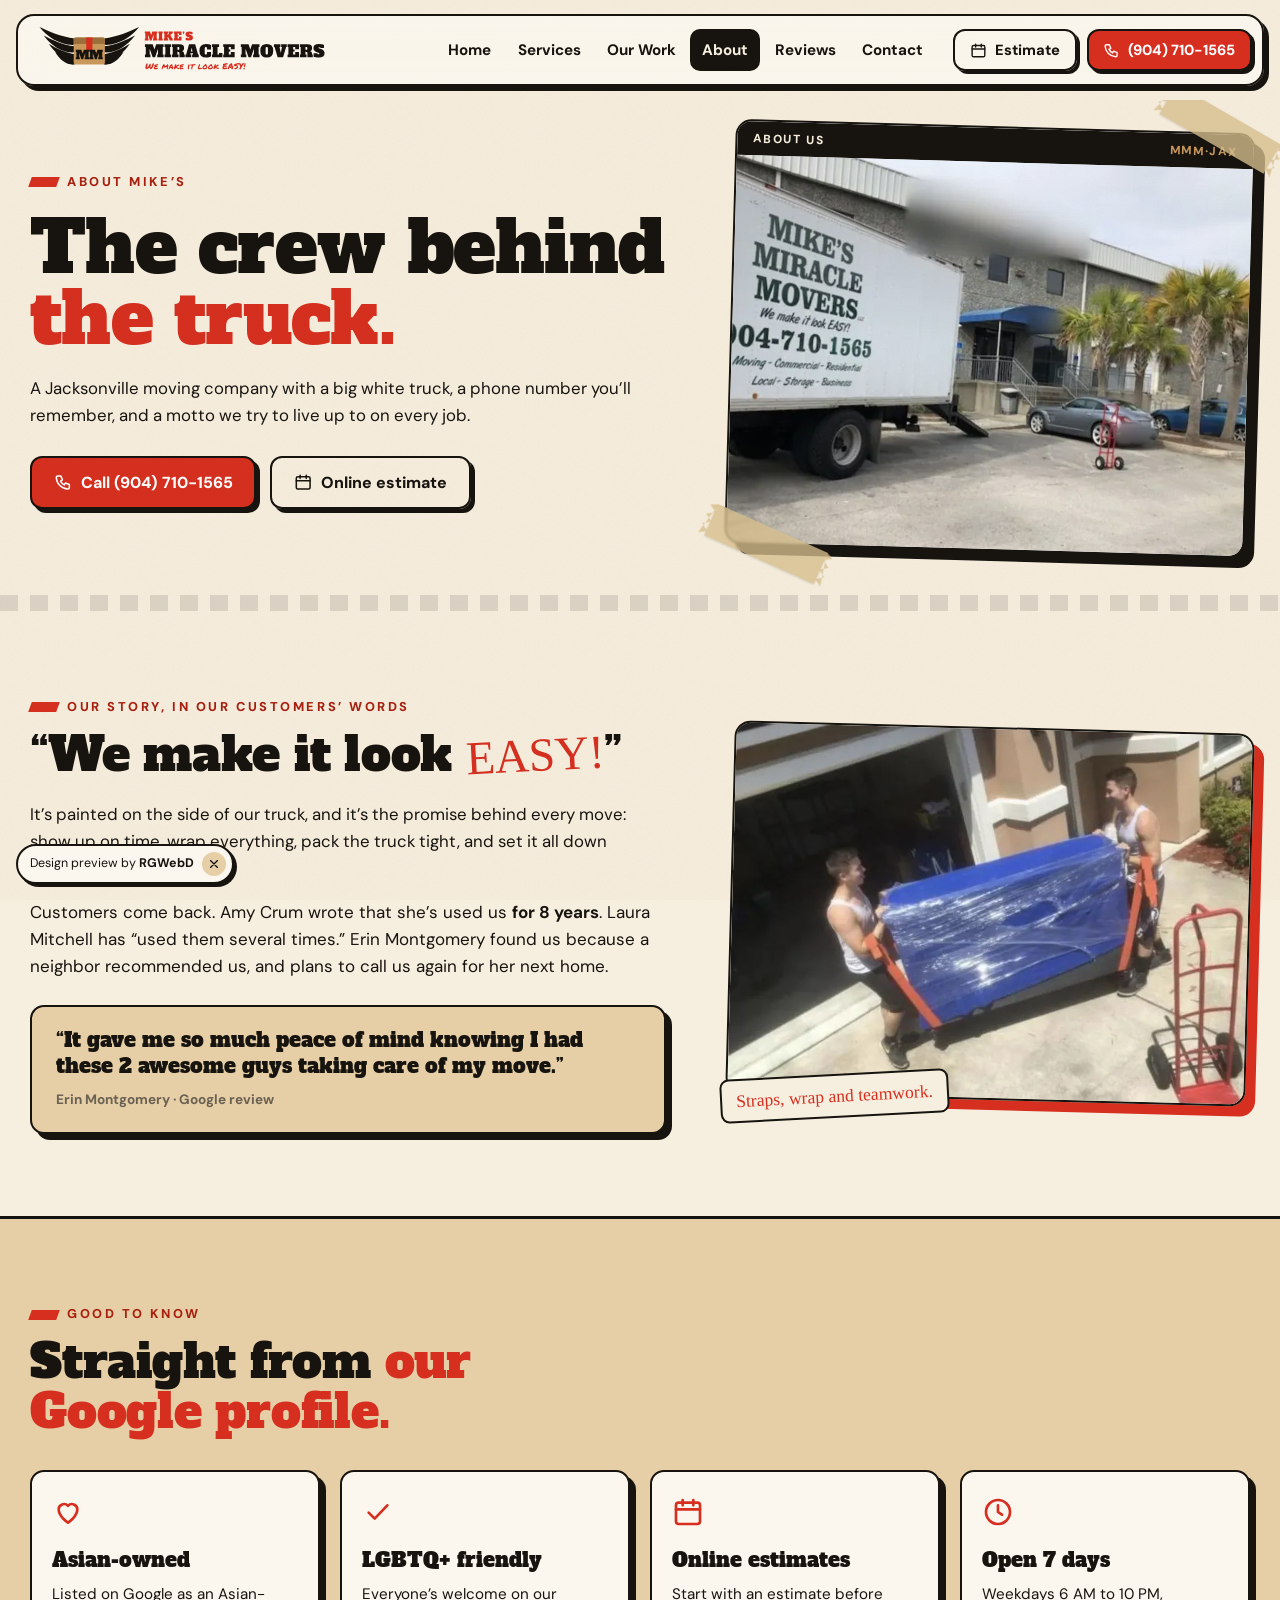
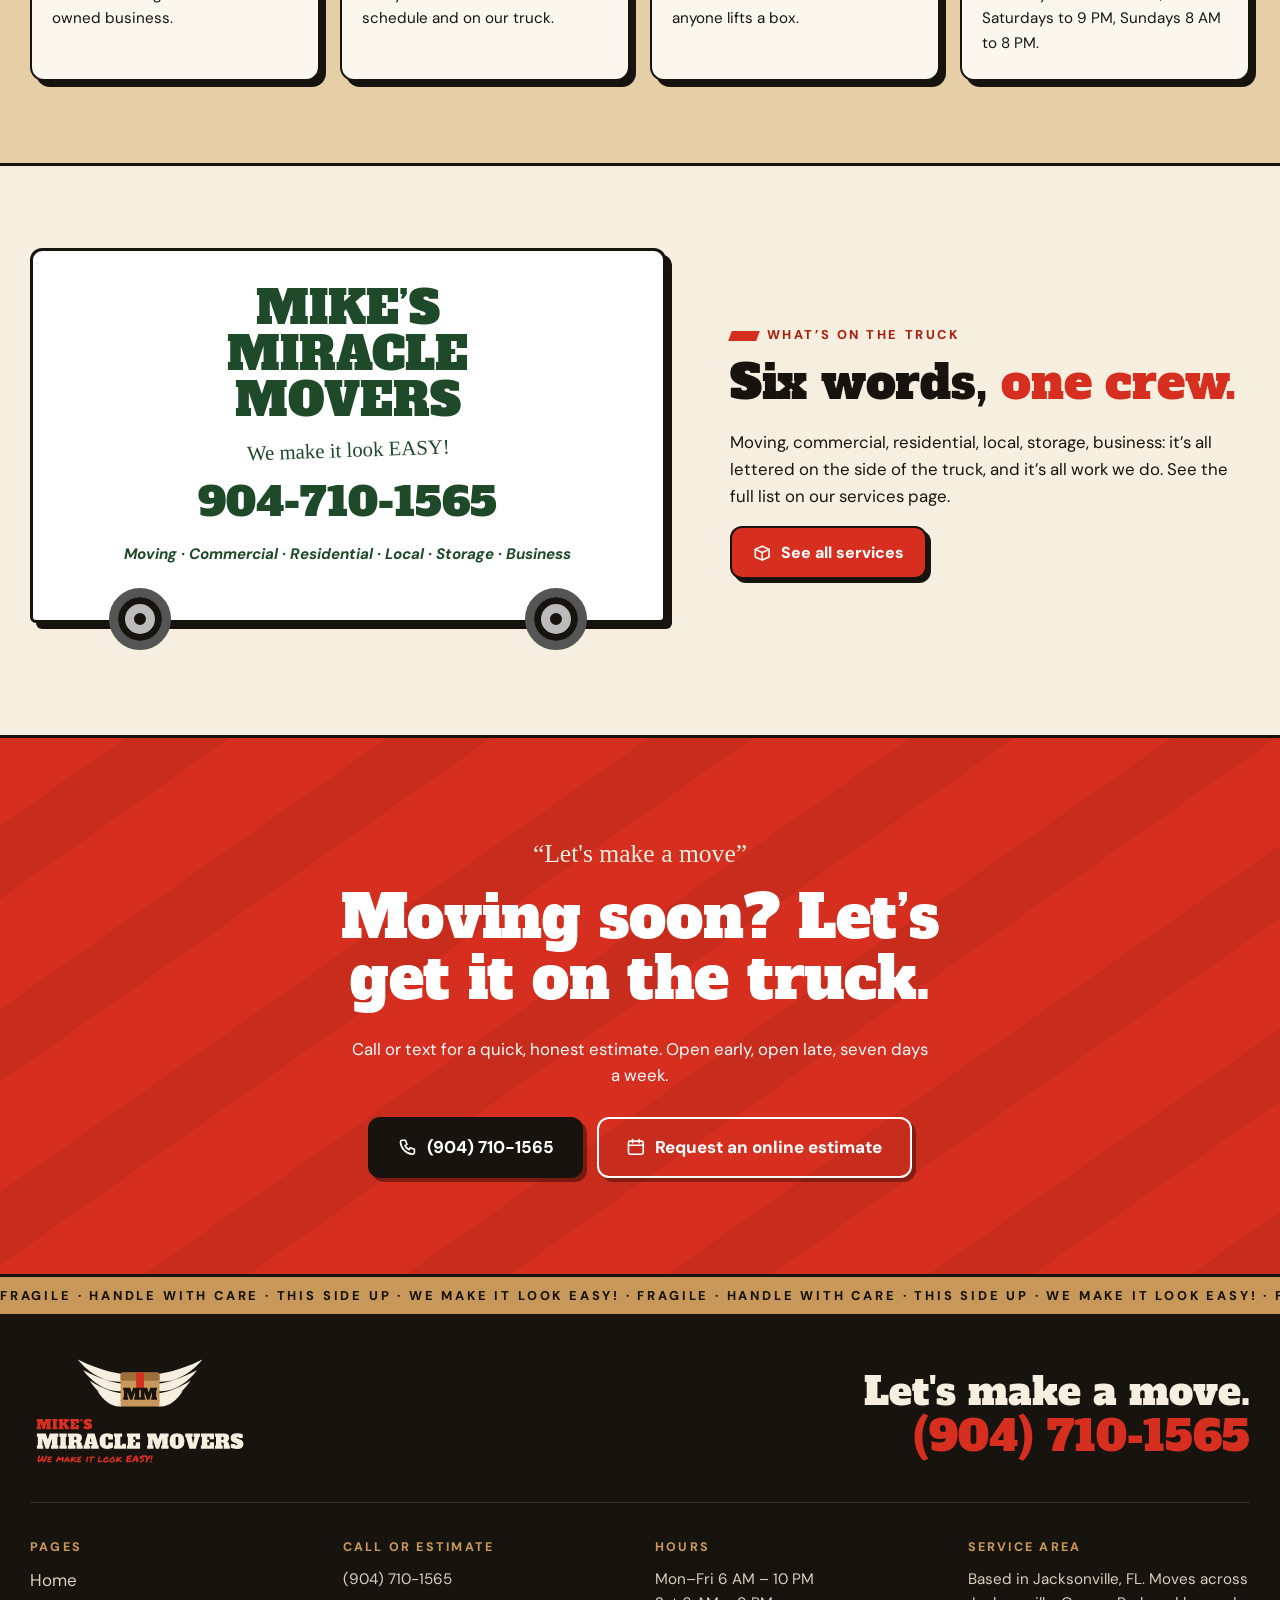
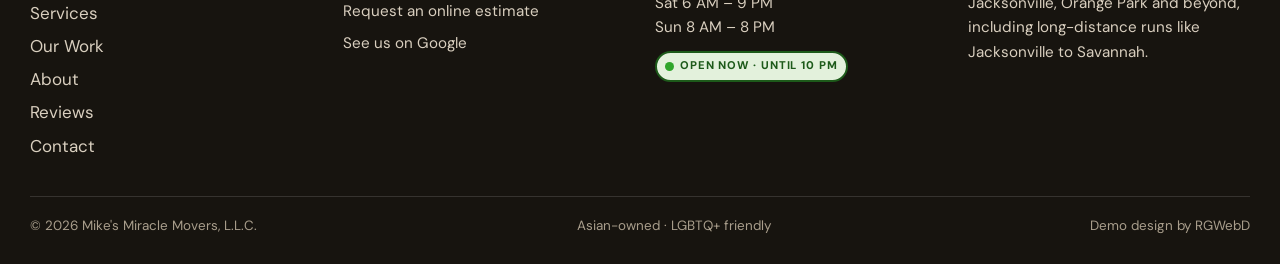
<file: about.html>
<!doctype html><html lang="en"><head><meta charset="utf-8">
<meta name="viewport" content="width=device-width,initial-scale=1,viewport-fit=cover">
<title>About Us | Mike&#x27;s Miracle Movers, Jacksonville FL</title><meta name="description" content="Mike&#x27;s Miracle Movers, L.L.C. is an Asian-owned, LGBTQ+ friendly Jacksonville moving company with a 4.7★ Google rating from 354 reviews. Online estimates. Open 7 days.">
<link rel="canonical" href="https://rgwebd.github.io/mikesmiraclemovers-demo/about.html"><meta name="theme-color" content="#F6EEDF">
<meta property="og:type" content="website"><meta property="og:site_name" content="Mike&#x27;s Miracle Movers"><meta property="og:title" content="About Us | Mike&#x27;s Miracle Movers, Jacksonville FL"><meta property="og:description" content="Mike&#x27;s Miracle Movers, L.L.C. is an Asian-owned, LGBTQ+ friendly Jacksonville moving company with a 4.7★ Google rating from 354 reviews. Online estimates. Open 7 days."><meta property="og:url" content="https://rgwebd.github.io/mikesmiraclemovers-demo/about.html"><meta property="og:image" content="https://rgwebd.github.io/mikesmiraclemovers-demo/img/og.jpg"><meta property="og:image:width" content="1200"><meta property="og:image:height" content="630"><meta property="og:locale" content="en_US">
<meta name="twitter:card" content="summary_large_image"><meta name="twitter:title" content="About Us | Mike&#x27;s Miracle Movers, Jacksonville FL"><meta name="twitter:description" content="Mike&#x27;s Miracle Movers, L.L.C. is an Asian-owned, LGBTQ+ friendly Jacksonville moving company with a 4.7★ Google rating from 354 reviews. Online estimates. Open 7 days."><meta name="twitter:image" content="https://rgwebd.github.io/mikesmiraclemovers-demo/img/og.jpg">
<link rel="icon" href="favicon.svg" type="image/svg+xml"><link rel="icon" href="favicon.ico" sizes="any"><link rel="apple-touch-icon" href="apple-touch-icon.png">
<link rel="preconnect" href="https://fonts.googleapis.com"><link rel="preconnect" href="https://fonts.gstatic.com" crossorigin>
<link href="https://fonts.googleapis.com/css2?family=Alfa+Slab+One&family=DM+Sans:opsz,wght@9..40,400..800&family=Permanent+Marker&display=swap" rel="stylesheet">
<link rel="stylesheet" href="styles.css?v=1"><script type="application/ld+json">{"@context": "https://schema.org", "@type": "MovingCompany", "@id": "https://rgwebd.github.io/mikesmiraclemovers-demo/#business", "name": "Mike's Miracle Movers, L.L.C.", "alternateName": "Mike's Miracle Movers", "slogan": "We make it look EASY!", "description": "Jacksonville, Florida moving company: local, apartment, storage-unit, office and long-distance moves, packing and wrapping, hot tubs and heavy items, single-item pickups and loading help. Online estimates. Asian-owned and LGBTQ+ friendly.", "url": "https://rgwebd.github.io/mikesmiraclemovers-demo/", "telephone": "+19047101565", "image": "https://rgwebd.github.io/mikesmiraclemovers-demo/img/og.jpg", "logo": "https://rgwebd.github.io/mikesmiraclemovers-demo/brand/logo-stacked-light.svg", "address": {"@type": "PostalAddress", "addressLocality": "Jacksonville", "addressRegion": "FL", "addressCountry": "US"}, "areaServed": [{"@type": "City", "name": "Jacksonville, FL"}, {"@type": "City", "name": "Orange Park, FL"}], "openingHoursSpecification": [{"@type": "OpeningHoursSpecification", "dayOfWeek": "Sunday", "opens": "08:00", "closes": "20:00"}, {"@type": "OpeningHoursSpecification", "dayOfWeek": "Monday", "opens": "06:00", "closes": "22:00"}, {"@type": "OpeningHoursSpecification", "dayOfWeek": "Tuesday", "opens": "06:00", "closes": "22:00"}, {"@type": "OpeningHoursSpecification", "dayOfWeek": "Wednesday", "opens": "06:00", "closes": "22:00"}, {"@type": "OpeningHoursSpecification", "dayOfWeek": "Thursday", "opens": "06:00", "closes": "22:00"}, {"@type": "OpeningHoursSpecification", "dayOfWeek": "Friday", "opens": "06:00", "closes": "22:00"}, {"@type": "OpeningHoursSpecification", "dayOfWeek": "Saturday", "opens": "06:00", "closes": "21:00"}], "hasMap": "https://www.google.com/maps/place/Mike's+Miracle+Movers,+L.L.C./data=!4m6!3m5!1s0x88e5b436aa611997:0xbe6fd3cb3e9adc6e!8m2!3d30.2260024!4d-81.600999!16s%2Fg%2F11g6hv279f", "sameAs": ["https://www.google.com/maps/place/Mike's+Miracle+Movers,+L.L.C./data=!4m6!3m5!1s0x88e5b436aa611997:0xbe6fd3cb3e9adc6e!8m2!3d30.2260024!4d-81.600999!16s%2Fg%2F11g6hv279f"], "aggregateRating": {"@type": "AggregateRating", "ratingValue": "4.7", "reviewCount": "354", "bestRating": "5"}, "hasOfferCatalog": {"@type": "OfferCatalog", "name": "Moving services", "itemListElement": [{"@type": "Offer", "itemOffered": {"@type": "Service", "name": "Local moves", "description": "Houses, townhomes and apartments across Jacksonville, Orange Park and nearby."}}, {"@type": "Offer", "itemOffered": {"@type": "Service", "name": "Long-distance moves", "description": "Out of town? We’ve driven Jacksonville families all the way to Savannah."}}, {"@type": "Offer", "itemOffered": {"@type": "Service", "name": "Apartments & condos", "description": "Stairs, elevators and tight hallways, handled."}}, {"@type": "Offer", "itemOffered": {"@type": "Service", "name": "Storage unit moves", "description": "Into storage, out of storage, or straight to your new place."}}, {"@type": "Offer", "itemOffered": {"@type": "Service", "name": "Office & commercial", "description": "Commercial and business moves: it says so right on the truck."}}, {"@type": "Offer", "itemOffered": {"@type": "Service", "name": "Hot tubs, pianos & heavy items", "description": "Jacuzzis, pianos and the pieces nobody else wants to lift."}}, {"@type": "Offer", "itemOffered": {"@type": "Service", "name": "Packing & wrapping", "description": "Moving blankets, shrink wrap and careful hands."}}, {"@type": "Offer", "itemOffered": {"@type": "Service", "name": "Single items & Marketplace pickups", "description": "Bought a hutch on Marketplace? We’ll grab it and bring it home."}}, {"@type": "Offer", "itemOffered": {"@type": "Service", "name": "Last-minute moves", "description": "Movers cancel? Deadline in two days? Call us."}}, {"@type": "Offer", "itemOffered": {"@type": "Service", "name": "Loading & unloading help", "description": "Rented your own truck? We’ll do the heavy lifting."}}]}, "review": [{"@type": "Review", "author": {"@type": "Person", "name": "Manzima Jain"}, "reviewRating": {"@type": "Rating", "ratingValue": "5", "bestRating": "5"}, "reviewBody": "Mike did a fantastic job helping us move from Jacksonville to Savannah. He was professional, punctual, careful, and very helpful throughout the entire move. He handled our furniture and belongings with great care, and everything arrived safely.\nMoving to another city can be stressful, but Mike made the whole process smooth and hassle-free. I really appreciate his hard work and positive attitude.\nI would definitely recommend Mike to anyone looking for a reliable and trustworthy mover. Great service from start to finish!"}, {"@type": "Review", "author": {"@type": "Person", "name": "Laura Mitchell"}, "reviewRating": {"@type": "Rating", "ratingValue": "5", "bestRating": "5"}, "reviewBody": "Absolutely the BEST! Mike and his crew are amazing. They are fast and efficient amongst being gentle with your stuff. They are Tetris masters! Super friendly and professional. I have used them several times and will continue to do so!!  Moved my 2 bed 2 bath packed and unloaded in total 3 hours. The pricing is the most affordable and so worth it!!  Your back will thank you!!"}, {"@type": "Review", "author": {"@type": "Person", "name": "Keith Knapp"}, "reviewRating": {"@type": "Rating", "ratingValue": "5", "bestRating": "5"}, "reviewBody": "I highly recommend Michael and his moving company. When my original movers canceled last minute, Michael stepped in without hesitation. He was professional, responsive, and turned what could have been a stressful day into a seamless experience. His crew arrived promptly, worked efficiently, and handled my belongings with exceptional care—nothing was damaged. Michael remained calm and organized throughout, ensuring the move was smooth despite the short notice.\nIf you’re looking for reliability and top‑notch service, this is the company to call. Michael saved the day, and I’ll definitely be recommending Michael to anyone in need of movers."}, {"@type": "Review", "author": {"@type": "Person", "name": "Erin Montgomery"}, "reviewRating": {"@type": "Rating", "ratingValue": "5", "bestRating": "5"}, "reviewBody": "I’m so thankful a neighbor recommended Mike’s Miracle Movers to me! Mike and Chris moved my furniture and other belongings out of my townhome and into a storage unit. They were friendly, responsive, efficient, organized, very reasonably priced (and strong!). It gave me so much peace of mind knowing I had these 2 awesome guys taking care of my move, and I will most definitely hire them again to move me into a new home in the near future. Five stars all around for Mike and his team!"}, {"@type": "Review", "author": {"@type": "Person", "name": "Amy Crum"}, "reviewRating": {"@type": "Rating", "ratingValue": "5", "bestRating": "5"}, "reviewBody": "5/5 Stars - Excellent Service!\nI have used this company for 8 years!!! I recently hired Mike’s Miracle Movers for a local move, and I couldn’t be more impressed with their professionalism and efficiency. From the very first phone call, they were friendly, helpful, and provided a clear breakdown of the pricing and moving process.\nOn the day of the move, the crew arrived on time, ready to get started. They handled all of my furniture with care, wrapping delicate items and making sure everything was securely loaded onto the truck. I was especially impressed by how quickly they worked without sacrificing the quality of their service.\nThe move was completed smoothly, and everything arrived at the new location in perfect condition. The team was courteous and respectful throughout the entire process, and they made a typically stressful experience much easier.\nI highly recommend Mike’s Miracle Movers for anyone looking for a reliable and efficient moving company. Great service, competitive prices, and a job well done!"}, {"@type": "Review", "author": {"@type": "Person", "name": "Ken Juhlin"}, "reviewRating": {"@type": "Rating", "ratingValue": "5", "bestRating": "5"}, "reviewBody": "Mike came thru with a 2 day moving deadline. These guys showed up on time and ready to move the Jacuzzi to my house. Tough moving job made to look easy with Mike and crew. No damage to either yard/landscaping at both homes. Thanks"}, {"@type": "Review", "author": {"@type": "Person", "name": "Emily Vidal-Torres"}, "reviewRating": {"@type": "Rating", "ratingValue": "5", "bestRating": "5"}, "reviewBody": "I had an excellent experience with Mike and his team. From start to finish, the team was professional, efficient, and friendly. They arrived on time and handled all of our belongings with great care, making sure everything was transported safely. The movers worked quickly but without rushing, and they even went the extra mile to ensure that everything was placed exactly where I wanted it in the new house. The pricing was fair and transparent—no hidden fees or surprises. Highly recommend this moving company to anyone looking for reliable movers!"}, {"@type": "Review", "author": {"@type": "Person", "name": "Ana Maria McPherson"}, "reviewRating": {"@type": "Rating", "ratingValue": "5", "bestRating": "5"}, "reviewBody": "Mike and his crew did a fantastic job moving my dining room set. They showed up right when promised, took great care to wrap and protect the table and chairs, and made the whole process completely stress-free. Very polite, helpful, and professional throughout. Highly recommend Mike for any moving needs!"}, {"@type": "Review", "author": {"@type": "Person", "name": "Joan Warren"}, "reviewRating": {"@type": "Rating", "ratingValue": "5", "bestRating": "5"}, "reviewBody": "Moved a large hutch I purchased on Marketplace. Met at sellers home and delivered to mine. Reliable, careful with furniture and pleasant. Communication when obstacles delayed, but also patient when my route back delayed me. Would use their service again."}, {"@type": "Review", "author": {"@type": "Person", "name": "Jaiden Munger"}, "reviewRating": {"@type": "Rating", "ratingValue": "5", "bestRating": "5"}, "reviewBody": "We were recommended Mikes services & booked with him this past weekend to move. They arrived on time, were extremely efficient, & even moved more items than we had originally asked them to! We’re grateful for Mikes Movers and will definitely use them again for our next move!"}]}</script><script type="application/ld+json">{"@context": "https://schema.org", "@type": "BreadcrumbList", "itemListElement": [{"@type": "ListItem", "position": 1, "name": "Home", "item": "https://rgwebd.github.io/mikesmiraclemovers-demo/"}, {"@type": "ListItem", "position": 2, "name": "About", "item": "https://rgwebd.github.io/mikesmiraclemovers-demo/about.html"}]}</script><script src="https://cosmiccallers.lovable.app/demo-track.js" data-demo="mikesmiraclemovers-demo" defer></script></head><body><a class="skip" href="#main">Skip to content</a><div class="tapebar" aria-hidden="true"><i></i></div>
<header class="nav"><div class="nav-in"><a class="brand" href="index.html" aria-label="Mike&#x27;s Miracle Movers home"><img src="brand/logo-horizontal-light.svg" alt="Mike&#x27;s Miracle Movers, L.L.C." width="400" height="92"></a>
<nav aria-label="Main"><ul><li><a href="index.html">Home</a></li><li><a href="services.html">Services</a></li><li><a href="work.html">Our Work</a></li><li><a href="about.html" aria-current=page>About</a></li><li><a href="reviews.html">Reviews</a></li><li><a href="contact.html">Contact</a></li></ul></nav>
<div class="acts"><a class="btn line sm" href="contact.html#estimate"><svg class="ic " viewBox="0 0 24 24" fill="none" stroke="currentColor" stroke-width="2" stroke-linecap="round" stroke-linejoin="round" aria-hidden="true"><rect x="3" y="5" width="18" height="16" rx="2"/><path d="M3 10h18M8 3v4M16 3v4"/></svg><span>Estimate</span></a><a class="btn red sm mag" href="tel:+19047101565"><svg class="ic " viewBox="0 0 24 24" fill="none" stroke="currentColor" stroke-width="2" stroke-linecap="round" stroke-linejoin="round" aria-hidden="true"><path d="M5 4h4l2 5-2.5 1.5a11 11 0 0 0 5 5L15 13l5 2v4a2 2 0 0 1-2 2A16 16 0 0 1 3 6a2 2 0 0 1 2-2"/></svg><span>(904) 710-1565</span></a></div>
<button class="menu-btn" aria-expanded="false" aria-controls="mmenu" aria-label="Open menu"><i></i><i></i></button></div></header>
<div class="mmenu" id="mmenu" aria-hidden="true"><nav aria-label="Mobile"><a class="mm-l" href="index.html" style="--d:0"><span>BOX 01</span>Home</a><a class="mm-l" href="services.html" style="--d:1"><span>BOX 02</span>Services</a><a class="mm-l" href="work.html" style="--d:2"><span>BOX 03</span>Our Work</a><a class="mm-l" href="about.html" aria-current=page style="--d:3"><span>BOX 04</span>About</a><a class="mm-l" href="reviews.html" style="--d:4"><span>BOX 05</span>Reviews</a><a class="mm-l" href="contact.html" style="--d:5"><span>BOX 06</span>Contact</a></nav>
<div class="mm-foot"><a class="btn red" href="tel:+19047101565"><svg class="ic " viewBox="0 0 24 24" fill="none" stroke="currentColor" stroke-width="2" stroke-linecap="round" stroke-linejoin="round" aria-hidden="true"><path d="M5 4h4l2 5-2.5 1.5a11 11 0 0 0 5 5L15 13l5 2v4a2 2 0 0 1-2 2A16 16 0 0 1 3 6a2 2 0 0 1 2-2"/></svg>Call (904) 710-1565</a><a class="btn line-l" href="contact.html#estimate"><svg class="ic " viewBox="0 0 24 24" fill="none" stroke="currentColor" stroke-width="2" stroke-linecap="round" stroke-linejoin="round" aria-hidden="true"><rect x="3" y="5" width="18" height="16" rx="2"/><path d="M3 10h18M8 3v4M16 3v4"/></svg>Get an online estimate</a></div></div><main id="main">
<section class="phero"><div class="wrap phero-in"><div class="ph-copy">
<span class="eyebrow">About Mike’s</span><h1 class="h1 split"><span class="ln"><span>The crew behind <em>the truck.</em></span></span></h1><p class="lede rv">A Jacksonville moving company with a big white truck, a phone number you’ll remember, and a motto we try to live up to on every job.</p>
<div class="cta-row rv"><a class="btn red mag" href="tel:+19047101565"><svg class="ic " viewBox="0 0 24 24" fill="none" stroke="currentColor" stroke-width="2" stroke-linecap="round" stroke-linejoin="round" aria-hidden="true"><path d="M5 4h4l2 5-2.5 1.5a11 11 0 0 0 5 5L15 13l5 2v4a2 2 0 0 1-2 2A16 16 0 0 1 3 6a2 2 0 0 1 2-2"/></svg>Call (904) 710-1565</a><a class="btn line" href="contact.html#estimate"><svg class="ic " viewBox="0 0 24 24" fill="none" stroke="currentColor" stroke-width="2" stroke-linecap="round" stroke-linejoin="round" aria-hidden="true"><rect x="3" y="5" width="18" height="16" rx="2"/><path d="M3 10h18M8 3v4M16 3v4"/></svg>Online estimate</a></div></div>
<figure class="ph-photo rv"><div class="label-card"><div class="lc-head"><span>ABOUT US</span><span class="lc-code">MMM·JAX</span></div><img src="img/g02.webp" srcset="img/g02-s.webp 720w, img/g02.webp 1264w" sizes="(max-width:860px) 92vw, 40vw" width="1264" height="784" alt="The Mike’s Miracle Movers truck parked on a commercial job" fetchpriority="high"></div><span class="tape t1"></span><span class="tape t2"></span></figure></div></section>
<section class="sec story" aria-labelledby="st-h"><div class="wrap story-in"><div class="story-copy"><span class="eyebrow rv">Our story, in our customers’ words</span><h2 class="h2 split" id="st-h"><span class="ln"><span>“We make it look <em class="marker">EASY!</em>”</span></span></h2>
<p class="lede rv">It’s painted on the side of our truck, and it’s the promise behind every move: show up on time, wrap everything, pack the truck tight, and set it all down where you want it.</p>
<p class="rv">Customers come back. Amy Crum wrote that she’s used us <b>for 8 years</b>. Laura Mitchell has “used them several times.” Erin Montgomery found us because a neighbor recommended us, and plans to call us again for her next home.</p>
<blockquote class="pull rv"><p>“It gave me so much peace of mind knowing I had these 2 awesome guys taking care of my move.”</p><cite>Erin Montgomery · Google review</cite></blockquote></div>
<figure class="story-img rv"><img src="img/g05.webp" srcset="img/g05-s.webp 720w, img/g05.webp 1284w" sizes="(max-width:860px) 92vw, 44vw" width="1284" height="919" alt="Two movers carrying a shrink-wrapped hot tub with orange lifting straps" loading="lazy" decoding="async"><figcaption class="marker">Straps, wrap and teamwork.</figcaption></figure></div></section>
<section class="sec vals" aria-labelledby="vl-h"><div class="wrap"><div class="sec-head"><span class="eyebrow rv">Good to know</span><h2 class="h2 split" id="vl-h"><span class="ln"><span>Straight from <em>our Google profile.</em></span></span></h2></div><ul class="val-g"><li class="val rv" style="--d:0"><svg class="ic " viewBox="0 0 24 24" fill="none" stroke="currentColor" stroke-width="2" stroke-linecap="round" stroke-linejoin="round" aria-hidden="true"><path d="M12 20s-7-4.4-7-10a4 4 0 0 1 7-2.6A4 4 0 0 1 19 10c0 5.6-7 10-7 10z"/></svg><h3>Asian-owned</h3><p>Listed on Google as an Asian-owned business.</p></li><li class="val rv" style="--d:1"><svg class="ic " viewBox="0 0 24 24" fill="none" stroke="currentColor" stroke-width="2" stroke-linecap="round" stroke-linejoin="round" aria-hidden="true"><path d="M5 12.5l4.5 4.5L19 7"/></svg><h3>LGBTQ+ friendly</h3><p>Everyone’s welcome on our schedule and on our truck.</p></li><li class="val rv" style="--d:2"><svg class="ic " viewBox="0 0 24 24" fill="none" stroke="currentColor" stroke-width="2" stroke-linecap="round" stroke-linejoin="round" aria-hidden="true"><rect x="3" y="5" width="18" height="16" rx="2"/><path d="M3 10h18M8 3v4M16 3v4"/></svg><h3>Online estimates</h3><p>Start with an estimate before anyone lifts a box.</p></li><li class="val rv" style="--d:3"><svg class="ic " viewBox="0 0 24 24" fill="none" stroke="currentColor" stroke-width="2" stroke-linecap="round" stroke-linejoin="round" aria-hidden="true"><circle cx="12" cy="12" r="9"/><path d="M12 7v5l3 2"/></svg><h3>Open 7 days</h3><p>Weekdays 6 AM to 10 PM, Saturdays to 9 PM, Sundays 8 AM to 8 PM.</p></li></ul></div></section>
<section class="sec truckl" aria-labelledby="tk-h"><div class="wrap tk-in"><div class="tk-side"><span class="tk-name">MIKE’S<br>MIRACLE<br>MOVERS</span><span class="tk-tag marker">We make it look EASY!</span><span class="tk-ph">904-710-1565</span><span class="tk-lines">Moving · Commercial · Residential · Local · Storage · Business</span><span class="tk-w w1"></span><span class="tk-w w2"></span></div>
<div><span class="eyebrow rv">What’s on the truck</span><h2 class="h2 split" id="tk-h"><span class="ln"><span>Six words, <em>one crew.</em></span></span></h2><p class="lede rv">Moving, commercial, residential, local, storage, business: it’s all lettered on the side of the truck, and it’s all work we do. See the full list on our services page.</p><a class="btn red mag rv" href="services.html"><svg class="ic " viewBox="0 0 24 24" fill="none" stroke="currentColor" stroke-width="2" stroke-linecap="round" stroke-linejoin="round" aria-hidden="true"><path d="M3 7l9-4 9 4v10l-9 4-9-4z"/><path d="M3 7l9 4 9-4M12 11v10"/></svg>See all services</a></div></div></section>
<section class="cta" aria-labelledby="cta-h"><div class="cta-tape" aria-hidden="true"></div><div class="wrap cta-in">
<span class="marker rv">“Let's make a move”</span><h2 class="h2 split" id="cta-h"><span class="ln"><span>Moving soon? Let’s get it on the truck.</span></span></h2>
<p class="lede rv">Call or text for a quick, honest estimate. Open early, open late, seven days a week.</p>
<div class="cta-row rv"><a class="btn ink xl mag" href="tel:+19047101565"><svg class="ic " viewBox="0 0 24 24" fill="none" stroke="currentColor" stroke-width="2" stroke-linecap="round" stroke-linejoin="round" aria-hidden="true"><path d="M5 4h4l2 5-2.5 1.5a11 11 0 0 0 5 5L15 13l5 2v4a2 2 0 0 1-2 2A16 16 0 0 1 3 6a2 2 0 0 1 2-2"/></svg>(904) 710-1565</a><a class="btn line-l xl" href="contact.html#estimate"><svg class="ic " viewBox="0 0 24 24" fill="none" stroke="currentColor" stroke-width="2" stroke-linecap="round" stroke-linejoin="round" aria-hidden="true"><rect x="3" y="5" width="18" height="16" rx="2"/><path d="M3 10h18M8 3v4M16 3v4"/></svg>Request an online estimate</a></div></div></section></main><footer class="foot"><div class="tape-strip" aria-hidden="true"><span>FRAGILE · HANDLE WITH CARE · THIS SIDE UP · WE MAKE IT LOOK EASY! · FRAGILE · HANDLE WITH CARE · THIS SIDE UP · WE MAKE IT LOOK EASY! · FRAGILE · HANDLE WITH CARE · THIS SIDE UP · WE MAKE IT LOOK EASY! · FRAGILE · HANDLE WITH CARE · THIS SIDE UP · WE MAKE IT LOOK EASY! · FRAGILE · HANDLE WITH CARE · THIS SIDE UP · WE MAKE IT LOOK EASY! · FRAGILE · HANDLE WITH CARE · THIS SIDE UP · WE MAKE IT LOOK EASY! · </span></div><div class="wrap">
<div class="foot-top"><img src="brand/logo-stacked-dark.svg" alt="Mike&#x27;s Miracle Movers, L.L.C." width="300" height="200" loading="lazy" class="foot-logo">
<p class="foot-big">Let's make a move.<a href="tel:+19047101565">(904) 710-1565</a></p></div>
<div class="foot-grid">
<div><h3>Pages</h3><ul><li><a href="index.html">Home</a></li><li><a href="services.html">Services</a></li><li><a href="work.html">Our Work</a></li><li><a href="about.html">About</a></li><li><a href="reviews.html">Reviews</a></li><li><a href="contact.html">Contact</a></li></ul></div>
<div><h3>Call or estimate</h3><p><a href="tel:+19047101565">(904) 710-1565</a></p><p><a href="contact.html#estimate">Request an online estimate</a></p><p><a href="https://maps.app.goo.gl/jXwExXL5nJ8bVdNc8" rel="noopener" target="_blank">See us on Google</a></p></div>
<div><h3>Hours</h3><p>Mon–Fri 6 AM – 10 PM<br>Sat 6 AM – 9 PM<br>Sun 8 AM – 8 PM</p><p><span class="live sm" data-live><i></i><span>Hours today</span></span></p></div>
<div><h3>Service area</h3><p>Based in Jacksonville, FL. Moves across Jacksonville, Orange Park and beyond, including long-distance runs like Jacksonville to Savannah.</p></div>
</div>
<div class="foot-bot"><span>© 2026 Mike&#x27;s Miracle Movers, L.L.C.</span><span>Asian-owned · LGBTQ+ friendly</span><span>Demo design by RGWebD</span></div></div></footer>
<div class="mbar"><a href="tel:+19047101565" class="btn red"><svg class="ic " viewBox="0 0 24 24" fill="none" stroke="currentColor" stroke-width="2" stroke-linecap="round" stroke-linejoin="round" aria-hidden="true"><path d="M5 4h4l2 5-2.5 1.5a11 11 0 0 0 5 5L15 13l5 2v4a2 2 0 0 1-2 2A16 16 0 0 1 3 6a2 2 0 0 1 2-2"/></svg>Call now</a><a href="contact.html#estimate" class="btn line-d"><svg class="ic " viewBox="0 0 24 24" fill="none" stroke="currentColor" stroke-width="2" stroke-linecap="round" stroke-linejoin="round" aria-hidden="true"><rect x="3" y="5" width="18" height="16" rx="2"/><path d="M3 10h18M8 3v4M16 3v4"/></svg>Estimate</a></div>
<div class="demo"><span>Design preview by <b>RGWebD</b></span><button aria-label="Dismiss design preview notice"><svg class="ic " viewBox="0 0 24 24" fill="none" stroke="currentColor" stroke-width="2" stroke-linecap="round" stroke-linejoin="round" aria-hidden="true"><path d="M6 6l12 12M18 6L6 18"/></svg></button></div>
<script src="script.js?v=1" defer></script></body></html>
</file>
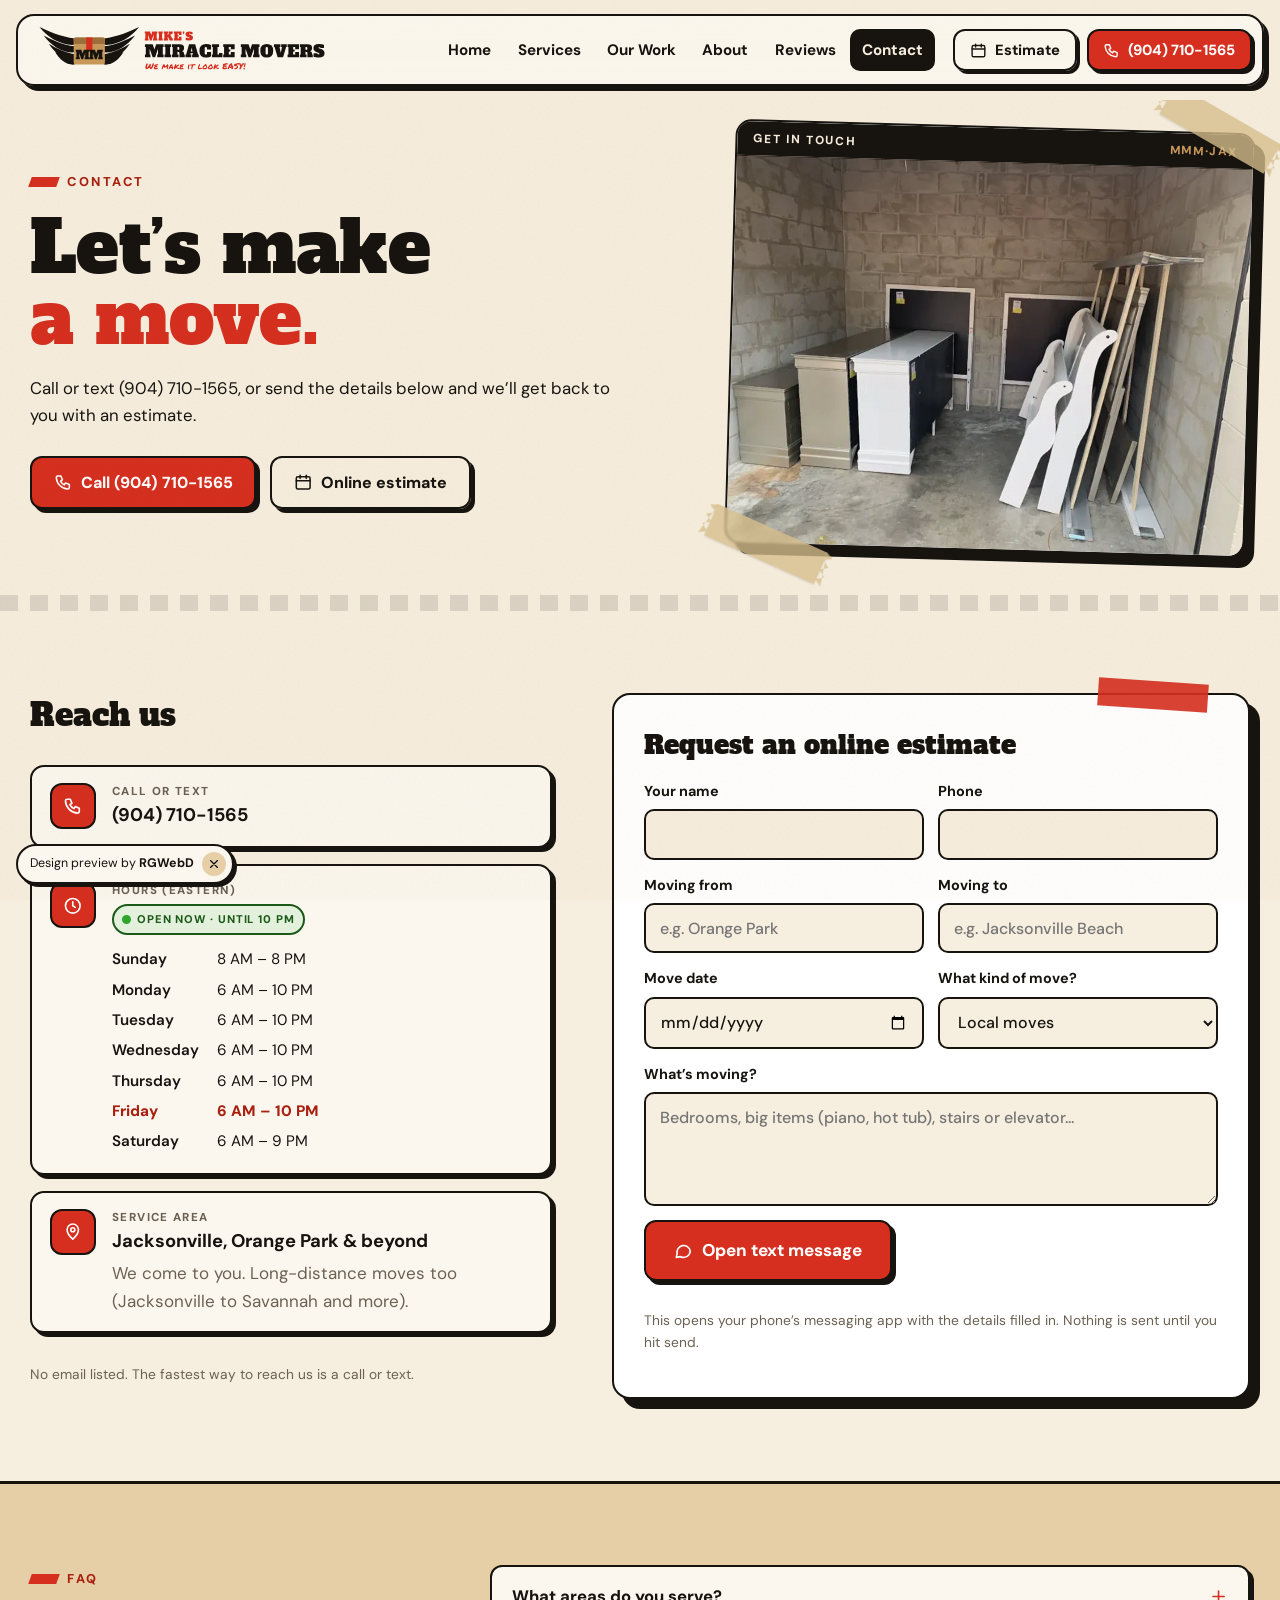
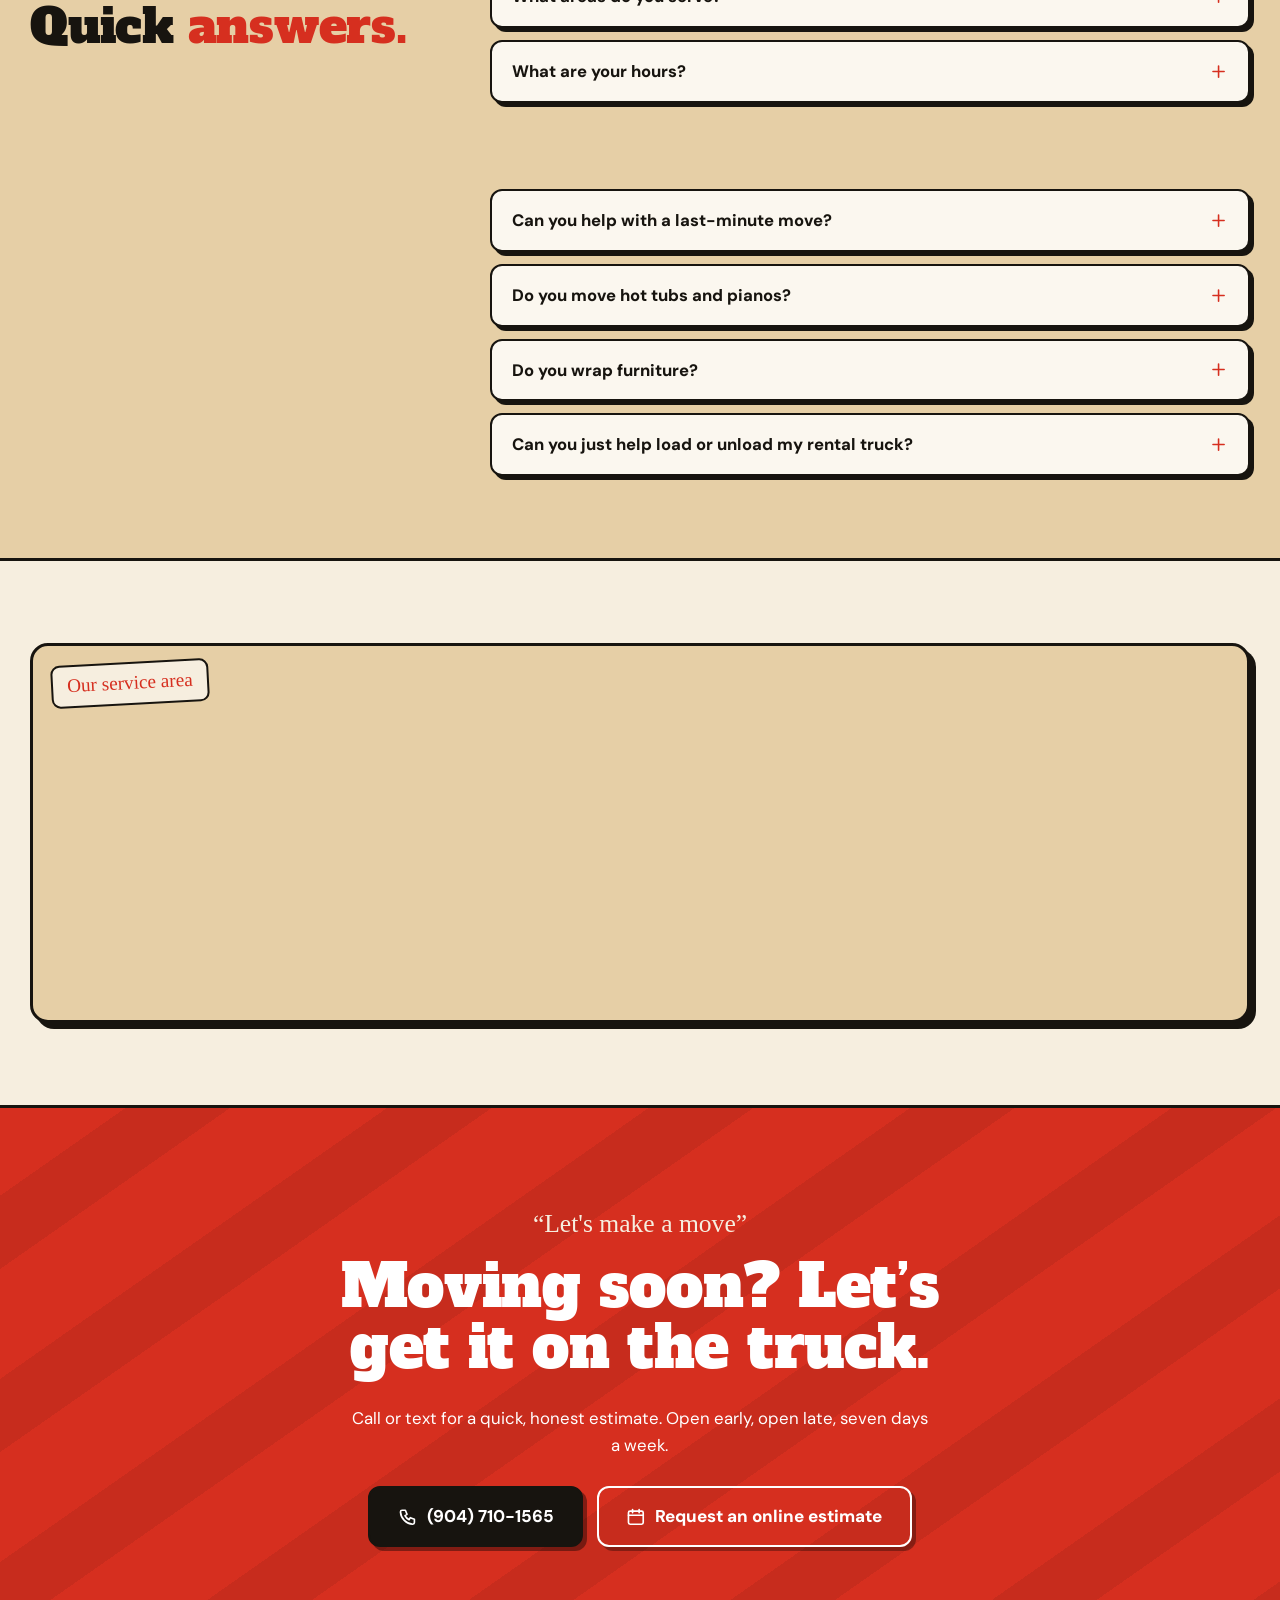
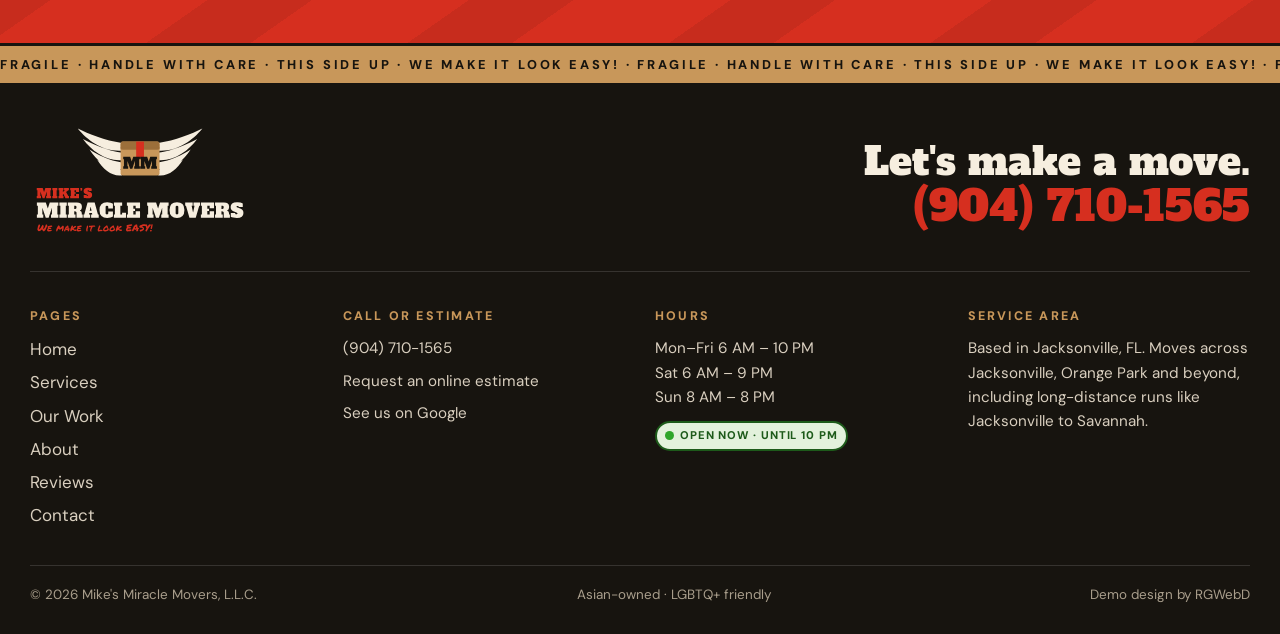
<file: contact.html>
<!doctype html><html lang="en"><head><meta charset="utf-8">
<meta name="viewport" content="width=device-width,initial-scale=1,viewport-fit=cover">
<title>Contact &amp; Online Estimate | Mike&#x27;s Miracle Movers, Jacksonville</title><meta name="description" content="Call (904) 710-1565 or request an online estimate from Mike&#x27;s Miracle Movers. Open Mon–Fri 6 AM–10 PM, Sat 6 AM–9 PM, Sun 8 AM–8 PM. Serving Jacksonville, Orange Park and long-distance moves.">
<link rel="canonical" href="https://rgwebd.github.io/mikesmiraclemovers-demo/contact.html"><meta name="theme-color" content="#F6EEDF">
<meta property="og:type" content="website"><meta property="og:site_name" content="Mike&#x27;s Miracle Movers"><meta property="og:title" content="Contact &amp; Online Estimate | Mike&#x27;s Miracle Movers, Jacksonville"><meta property="og:description" content="Call (904) 710-1565 or request an online estimate from Mike&#x27;s Miracle Movers. Open Mon–Fri 6 AM–10 PM, Sat 6 AM–9 PM, Sun 8 AM–8 PM. Serving Jacksonville, Orange Park and long-distance moves."><meta property="og:url" content="https://rgwebd.github.io/mikesmiraclemovers-demo/contact.html"><meta property="og:image" content="https://rgwebd.github.io/mikesmiraclemovers-demo/img/og.jpg"><meta property="og:image:width" content="1200"><meta property="og:image:height" content="630"><meta property="og:locale" content="en_US">
<meta name="twitter:card" content="summary_large_image"><meta name="twitter:title" content="Contact &amp; Online Estimate | Mike&#x27;s Miracle Movers, Jacksonville"><meta name="twitter:description" content="Call (904) 710-1565 or request an online estimate from Mike&#x27;s Miracle Movers. Open Mon–Fri 6 AM–10 PM, Sat 6 AM–9 PM, Sun 8 AM–8 PM. Serving Jacksonville, Orange Park and long-distance moves."><meta name="twitter:image" content="https://rgwebd.github.io/mikesmiraclemovers-demo/img/og.jpg">
<link rel="icon" href="favicon.svg" type="image/svg+xml"><link rel="icon" href="favicon.ico" sizes="any"><link rel="apple-touch-icon" href="apple-touch-icon.png">
<link rel="preconnect" href="https://fonts.googleapis.com"><link rel="preconnect" href="https://fonts.gstatic.com" crossorigin>
<link href="https://fonts.googleapis.com/css2?family=Alfa+Slab+One&family=DM+Sans:opsz,wght@9..40,400..800&family=Permanent+Marker&display=swap" rel="stylesheet">
<link rel="stylesheet" href="styles.css?v=1"><script type="application/ld+json">{"@context": "https://schema.org", "@type": "MovingCompany", "@id": "https://rgwebd.github.io/mikesmiraclemovers-demo/#business", "name": "Mike's Miracle Movers, L.L.C.", "alternateName": "Mike's Miracle Movers", "slogan": "We make it look EASY!", "description": "Jacksonville, Florida moving company: local, apartment, storage-unit, office and long-distance moves, packing and wrapping, hot tubs and heavy items, single-item pickups and loading help. Online estimates. Asian-owned and LGBTQ+ friendly.", "url": "https://rgwebd.github.io/mikesmiraclemovers-demo/", "telephone": "+19047101565", "image": "https://rgwebd.github.io/mikesmiraclemovers-demo/img/og.jpg", "logo": "https://rgwebd.github.io/mikesmiraclemovers-demo/brand/logo-stacked-light.svg", "address": {"@type": "PostalAddress", "addressLocality": "Jacksonville", "addressRegion": "FL", "addressCountry": "US"}, "areaServed": [{"@type": "City", "name": "Jacksonville, FL"}, {"@type": "City", "name": "Orange Park, FL"}], "openingHoursSpecification": [{"@type": "OpeningHoursSpecification", "dayOfWeek": "Sunday", "opens": "08:00", "closes": "20:00"}, {"@type": "OpeningHoursSpecification", "dayOfWeek": "Monday", "opens": "06:00", "closes": "22:00"}, {"@type": "OpeningHoursSpecification", "dayOfWeek": "Tuesday", "opens": "06:00", "closes": "22:00"}, {"@type": "OpeningHoursSpecification", "dayOfWeek": "Wednesday", "opens": "06:00", "closes": "22:00"}, {"@type": "OpeningHoursSpecification", "dayOfWeek": "Thursday", "opens": "06:00", "closes": "22:00"}, {"@type": "OpeningHoursSpecification", "dayOfWeek": "Friday", "opens": "06:00", "closes": "22:00"}, {"@type": "OpeningHoursSpecification", "dayOfWeek": "Saturday", "opens": "06:00", "closes": "21:00"}], "hasMap": "https://www.google.com/maps/place/Mike's+Miracle+Movers,+L.L.C./data=!4m6!3m5!1s0x88e5b436aa611997:0xbe6fd3cb3e9adc6e!8m2!3d30.2260024!4d-81.600999!16s%2Fg%2F11g6hv279f", "sameAs": ["https://www.google.com/maps/place/Mike's+Miracle+Movers,+L.L.C./data=!4m6!3m5!1s0x88e5b436aa611997:0xbe6fd3cb3e9adc6e!8m2!3d30.2260024!4d-81.600999!16s%2Fg%2F11g6hv279f"], "aggregateRating": {"@type": "AggregateRating", "ratingValue": "4.7", "reviewCount": "354", "bestRating": "5"}, "hasOfferCatalog": {"@type": "OfferCatalog", "name": "Moving services", "itemListElement": [{"@type": "Offer", "itemOffered": {"@type": "Service", "name": "Local moves", "description": "Houses, townhomes and apartments across Jacksonville, Orange Park and nearby."}}, {"@type": "Offer", "itemOffered": {"@type": "Service", "name": "Long-distance moves", "description": "Out of town? We’ve driven Jacksonville families all the way to Savannah."}}, {"@type": "Offer", "itemOffered": {"@type": "Service", "name": "Apartments & condos", "description": "Stairs, elevators and tight hallways, handled."}}, {"@type": "Offer", "itemOffered": {"@type": "Service", "name": "Storage unit moves", "description": "Into storage, out of storage, or straight to your new place."}}, {"@type": "Offer", "itemOffered": {"@type": "Service", "name": "Office & commercial", "description": "Commercial and business moves: it says so right on the truck."}}, {"@type": "Offer", "itemOffered": {"@type": "Service", "name": "Hot tubs, pianos & heavy items", "description": "Jacuzzis, pianos and the pieces nobody else wants to lift."}}, {"@type": "Offer", "itemOffered": {"@type": "Service", "name": "Packing & wrapping", "description": "Moving blankets, shrink wrap and careful hands."}}, {"@type": "Offer", "itemOffered": {"@type": "Service", "name": "Single items & Marketplace pickups", "description": "Bought a hutch on Marketplace? We’ll grab it and bring it home."}}, {"@type": "Offer", "itemOffered": {"@type": "Service", "name": "Last-minute moves", "description": "Movers cancel? Deadline in two days? Call us."}}, {"@type": "Offer", "itemOffered": {"@type": "Service", "name": "Loading & unloading help", "description": "Rented your own truck? We’ll do the heavy lifting."}}]}, "review": [{"@type": "Review", "author": {"@type": "Person", "name": "Manzima Jain"}, "reviewRating": {"@type": "Rating", "ratingValue": "5", "bestRating": "5"}, "reviewBody": "Mike did a fantastic job helping us move from Jacksonville to Savannah. He was professional, punctual, careful, and very helpful throughout the entire move. He handled our furniture and belongings with great care, and everything arrived safely.\nMoving to another city can be stressful, but Mike made the whole process smooth and hassle-free. I really appreciate his hard work and positive attitude.\nI would definitely recommend Mike to anyone looking for a reliable and trustworthy mover. Great service from start to finish!"}, {"@type": "Review", "author": {"@type": "Person", "name": "Laura Mitchell"}, "reviewRating": {"@type": "Rating", "ratingValue": "5", "bestRating": "5"}, "reviewBody": "Absolutely the BEST! Mike and his crew are amazing. They are fast and efficient amongst being gentle with your stuff. They are Tetris masters! Super friendly and professional. I have used them several times and will continue to do so!!  Moved my 2 bed 2 bath packed and unloaded in total 3 hours. The pricing is the most affordable and so worth it!!  Your back will thank you!!"}, {"@type": "Review", "author": {"@type": "Person", "name": "Keith Knapp"}, "reviewRating": {"@type": "Rating", "ratingValue": "5", "bestRating": "5"}, "reviewBody": "I highly recommend Michael and his moving company. When my original movers canceled last minute, Michael stepped in without hesitation. He was professional, responsive, and turned what could have been a stressful day into a seamless experience. His crew arrived promptly, worked efficiently, and handled my belongings with exceptional care—nothing was damaged. Michael remained calm and organized throughout, ensuring the move was smooth despite the short notice.\nIf you’re looking for reliability and top‑notch service, this is the company to call. Michael saved the day, and I’ll definitely be recommending Michael to anyone in need of movers."}, {"@type": "Review", "author": {"@type": "Person", "name": "Erin Montgomery"}, "reviewRating": {"@type": "Rating", "ratingValue": "5", "bestRating": "5"}, "reviewBody": "I’m so thankful a neighbor recommended Mike’s Miracle Movers to me! Mike and Chris moved my furniture and other belongings out of my townhome and into a storage unit. They were friendly, responsive, efficient, organized, very reasonably priced (and strong!). It gave me so much peace of mind knowing I had these 2 awesome guys taking care of my move, and I will most definitely hire them again to move me into a new home in the near future. Five stars all around for Mike and his team!"}, {"@type": "Review", "author": {"@type": "Person", "name": "Amy Crum"}, "reviewRating": {"@type": "Rating", "ratingValue": "5", "bestRating": "5"}, "reviewBody": "5/5 Stars - Excellent Service!\nI have used this company for 8 years!!! I recently hired Mike’s Miracle Movers for a local move, and I couldn’t be more impressed with their professionalism and efficiency. From the very first phone call, they were friendly, helpful, and provided a clear breakdown of the pricing and moving process.\nOn the day of the move, the crew arrived on time, ready to get started. They handled all of my furniture with care, wrapping delicate items and making sure everything was securely loaded onto the truck. I was especially impressed by how quickly they worked without sacrificing the quality of their service.\nThe move was completed smoothly, and everything arrived at the new location in perfect condition. The team was courteous and respectful throughout the entire process, and they made a typically stressful experience much easier.\nI highly recommend Mike’s Miracle Movers for anyone looking for a reliable and efficient moving company. Great service, competitive prices, and a job well done!"}, {"@type": "Review", "author": {"@type": "Person", "name": "Ken Juhlin"}, "reviewRating": {"@type": "Rating", "ratingValue": "5", "bestRating": "5"}, "reviewBody": "Mike came thru with a 2 day moving deadline. These guys showed up on time and ready to move the Jacuzzi to my house. Tough moving job made to look easy with Mike and crew. No damage to either yard/landscaping at both homes. Thanks"}, {"@type": "Review", "author": {"@type": "Person", "name": "Emily Vidal-Torres"}, "reviewRating": {"@type": "Rating", "ratingValue": "5", "bestRating": "5"}, "reviewBody": "I had an excellent experience with Mike and his team. From start to finish, the team was professional, efficient, and friendly. They arrived on time and handled all of our belongings with great care, making sure everything was transported safely. The movers worked quickly but without rushing, and they even went the extra mile to ensure that everything was placed exactly where I wanted it in the new house. The pricing was fair and transparent—no hidden fees or surprises. Highly recommend this moving company to anyone looking for reliable movers!"}, {"@type": "Review", "author": {"@type": "Person", "name": "Ana Maria McPherson"}, "reviewRating": {"@type": "Rating", "ratingValue": "5", "bestRating": "5"}, "reviewBody": "Mike and his crew did a fantastic job moving my dining room set. They showed up right when promised, took great care to wrap and protect the table and chairs, and made the whole process completely stress-free. Very polite, helpful, and professional throughout. Highly recommend Mike for any moving needs!"}, {"@type": "Review", "author": {"@type": "Person", "name": "Joan Warren"}, "reviewRating": {"@type": "Rating", "ratingValue": "5", "bestRating": "5"}, "reviewBody": "Moved a large hutch I purchased on Marketplace. Met at sellers home and delivered to mine. Reliable, careful with furniture and pleasant. Communication when obstacles delayed, but also patient when my route back delayed me. Would use their service again."}, {"@type": "Review", "author": {"@type": "Person", "name": "Jaiden Munger"}, "reviewRating": {"@type": "Rating", "ratingValue": "5", "bestRating": "5"}, "reviewBody": "We were recommended Mikes services & booked with him this past weekend to move. They arrived on time, were extremely efficient, & even moved more items than we had originally asked them to! We’re grateful for Mikes Movers and will definitely use them again for our next move!"}]}</script><script type="application/ld+json">{"@context": "https://schema.org", "@type": "BreadcrumbList", "itemListElement": [{"@type": "ListItem", "position": 1, "name": "Home", "item": "https://rgwebd.github.io/mikesmiraclemovers-demo/"}, {"@type": "ListItem", "position": 2, "name": "Contact", "item": "https://rgwebd.github.io/mikesmiraclemovers-demo/contact.html"}]}</script><script type="application/ld+json">{"@context": "https://schema.org", "@type": "FAQPage", "mainEntity": [{"@type": "Question", "name": "What areas do you serve?", "acceptedAnswer": {"@type": "Answer", "text": "We’re based in Jacksonville, FL and move people across Jacksonville and Orange Park. We also do long-distance moves; customers have hired us for Jacksonville to Savannah."}}, {"@type": "Question", "name": "What are your hours?", "acceptedAnswer": {"@type": "Answer", "text": "Monday to Friday 6 AM to 10 PM, Saturday 6 AM to 9 PM and Sunday 8 AM to 8 PM (Eastern). Holiday hours may vary, so give us a call."}}, {"@type": "Question", "name": "Do you give estimates?", "acceptedAnswer": {"@type": "Answer", "text": "Yes. Online estimates are available. Use the form on this page or call (904) 710-1565."}}, {"@type": "Question", "name": "Can you help with a last-minute move?", "acceptedAnswer": {"@type": "Answer", "text": "Often, yes. Reviewers tell us about stepping in after their original movers canceled, and about a two-day deadline we still made. Call as early as you can."}}, {"@type": "Question", "name": "Do you move hot tubs and pianos?", "acceptedAnswer": {"@type": "Answer", "text": "Yes. Jacuzzis, hot tubs, pianos and other heavy items are part of what we do."}}, {"@type": "Question", "name": "Do you wrap furniture?", "acceptedAnswer": {"@type": "Answer", "text": "Yes. We use moving blankets and shrink wrap to protect furniture before it goes on the truck."}}, {"@type": "Question", "name": "Can you just help load or unload my rental truck?", "acceptedAnswer": {"@type": "Answer", "text": "Yes. We can load or unload a truck you’ve rented, or pick up a single item like a Marketplace purchase."}}]}</script><script src="https://cosmiccallers.lovable.app/demo-track.js" data-demo="mikesmiraclemovers-demo" defer></script></head><body><a class="skip" href="#main">Skip to content</a><div class="tapebar" aria-hidden="true"><i></i></div>
<header class="nav"><div class="nav-in"><a class="brand" href="index.html" aria-label="Mike&#x27;s Miracle Movers home"><img src="brand/logo-horizontal-light.svg" alt="Mike&#x27;s Miracle Movers, L.L.C." width="400" height="92"></a>
<nav aria-label="Main"><ul><li><a href="index.html">Home</a></li><li><a href="services.html">Services</a></li><li><a href="work.html">Our Work</a></li><li><a href="about.html">About</a></li><li><a href="reviews.html">Reviews</a></li><li><a href="contact.html" aria-current=page>Contact</a></li></ul></nav>
<div class="acts"><a class="btn line sm" href="contact.html#estimate"><svg class="ic " viewBox="0 0 24 24" fill="none" stroke="currentColor" stroke-width="2" stroke-linecap="round" stroke-linejoin="round" aria-hidden="true"><rect x="3" y="5" width="18" height="16" rx="2"/><path d="M3 10h18M8 3v4M16 3v4"/></svg><span>Estimate</span></a><a class="btn red sm mag" href="tel:+19047101565"><svg class="ic " viewBox="0 0 24 24" fill="none" stroke="currentColor" stroke-width="2" stroke-linecap="round" stroke-linejoin="round" aria-hidden="true"><path d="M5 4h4l2 5-2.5 1.5a11 11 0 0 0 5 5L15 13l5 2v4a2 2 0 0 1-2 2A16 16 0 0 1 3 6a2 2 0 0 1 2-2"/></svg><span>(904) 710-1565</span></a></div>
<button class="menu-btn" aria-expanded="false" aria-controls="mmenu" aria-label="Open menu"><i></i><i></i></button></div></header>
<div class="mmenu" id="mmenu" aria-hidden="true"><nav aria-label="Mobile"><a class="mm-l" href="index.html" style="--d:0"><span>BOX 01</span>Home</a><a class="mm-l" href="services.html" style="--d:1"><span>BOX 02</span>Services</a><a class="mm-l" href="work.html" style="--d:2"><span>BOX 03</span>Our Work</a><a class="mm-l" href="about.html" style="--d:3"><span>BOX 04</span>About</a><a class="mm-l" href="reviews.html" style="--d:4"><span>BOX 05</span>Reviews</a><a class="mm-l" href="contact.html" aria-current=page style="--d:5"><span>BOX 06</span>Contact</a></nav>
<div class="mm-foot"><a class="btn red" href="tel:+19047101565"><svg class="ic " viewBox="0 0 24 24" fill="none" stroke="currentColor" stroke-width="2" stroke-linecap="round" stroke-linejoin="round" aria-hidden="true"><path d="M5 4h4l2 5-2.5 1.5a11 11 0 0 0 5 5L15 13l5 2v4a2 2 0 0 1-2 2A16 16 0 0 1 3 6a2 2 0 0 1 2-2"/></svg>Call (904) 710-1565</a><a class="btn line-l" href="contact.html#estimate"><svg class="ic " viewBox="0 0 24 24" fill="none" stroke="currentColor" stroke-width="2" stroke-linecap="round" stroke-linejoin="round" aria-hidden="true"><rect x="3" y="5" width="18" height="16" rx="2"/><path d="M3 10h18M8 3v4M16 3v4"/></svg>Get an online estimate</a></div></div><main id="main">
<section class="phero"><div class="wrap phero-in"><div class="ph-copy">
<span class="eyebrow">Contact</span><h1 class="h1 split"><span class="ln"><span>Let’s make <em>a move.</em></span></span></h1><p class="lede rv">Call or text (904) 710-1565, or send the details below and we’ll get back to you with an estimate.</p>
<div class="cta-row rv"><a class="btn red mag" href="tel:+19047101565"><svg class="ic " viewBox="0 0 24 24" fill="none" stroke="currentColor" stroke-width="2" stroke-linecap="round" stroke-linejoin="round" aria-hidden="true"><path d="M5 4h4l2 5-2.5 1.5a11 11 0 0 0 5 5L15 13l5 2v4a2 2 0 0 1-2 2A16 16 0 0 1 3 6a2 2 0 0 1 2-2"/></svg>Call (904) 710-1565</a><a class="btn line" href="contact.html#estimate"><svg class="ic " viewBox="0 0 24 24" fill="none" stroke="currentColor" stroke-width="2" stroke-linecap="round" stroke-linejoin="round" aria-hidden="true"><rect x="3" y="5" width="18" height="16" rx="2"/><path d="M3 10h18M8 3v4M16 3v4"/></svg>Online estimate</a></div></div>
<figure class="ph-photo rv"><div class="label-card"><div class="lc-head"><span>GET IN TOUCH</span><span class="lc-code">MMM·JAX</span></div><img src="img/g06.webp" srcset="img/g06-s.webp 720w, img/g06.webp 1242w" sizes="(max-width:860px) 92vw, 40vw" width="1242" height="932" alt="A storage unit neatly loaded with furniture" fetchpriority="high"></div><span class="tape t1"></span><span class="tape t2"></span></figure></div></section>
<section class="sec ct" id="estimate" aria-labelledby="ct-h"><div class="wrap ct-in"><div class="ct-info"><h2 class="h2s rv" id="ct-h">Reach us</h2>
<a class="ct-line rv" href="tel:+19047101565"><span><svg class="ic " viewBox="0 0 24 24" fill="none" stroke="currentColor" stroke-width="2" stroke-linecap="round" stroke-linejoin="round" aria-hidden="true"><path d="M5 4h4l2 5-2.5 1.5a11 11 0 0 0 5 5L15 13l5 2v4a2 2 0 0 1-2 2A16 16 0 0 1 3 6a2 2 0 0 1 2-2"/></svg></span><div><small>Call or text</small><b>(904) 710-1565</b></div></a>
<div class="ct-line rv"><span><svg class="ic " viewBox="0 0 24 24" fill="none" stroke="currentColor" stroke-width="2" stroke-linecap="round" stroke-linejoin="round" aria-hidden="true"><circle cx="12" cy="12" r="9"/><path d="M12 7v5l3 2"/></svg></span><div><small>Hours (Eastern)</small><span class="live sm" data-live><i></i><span>Hours today</span></span><table class="hrs"><caption class="sr">Business hours (Eastern time)</caption><tr data-day="0"><th scope="row">Sunday</th><td>8 AM – 8 PM</td></tr><tr data-day="1"><th scope="row">Monday</th><td>6 AM – 10 PM</td></tr><tr data-day="2"><th scope="row">Tuesday</th><td>6 AM – 10 PM</td></tr><tr data-day="3"><th scope="row">Wednesday</th><td>6 AM – 10 PM</td></tr><tr data-day="4"><th scope="row">Thursday</th><td>6 AM – 10 PM</td></tr><tr data-day="5"><th scope="row">Friday</th><td>6 AM – 10 PM</td></tr><tr data-day="6"><th scope="row">Saturday</th><td>6 AM – 9 PM</td></tr></table><p class="hol" data-hol hidden></p></div></div>
<div class="ct-line rv"><span><svg class="ic " viewBox="0 0 24 24" fill="none" stroke="currentColor" stroke-width="2" stroke-linecap="round" stroke-linejoin="round" aria-hidden="true"><path d="M12 21s-7-6.2-7-11.5A7 7 0 0 1 19 9.5C19 14.8 12 21 12 21z"/><circle cx="12" cy="9.5" r="2.5"/></svg></span><div><small>Service area</small><b>Jacksonville, Orange Park &amp; beyond</b><p class="muted">We come to you. Long-distance moves too (Jacksonville to Savannah and more).</p></div></div>
<p class="muted rv small">No email listed. The fastest way to reach us is a call or text.</p></div>
<form class="ct-form rv" data-sms="+19047101565" novalidate><span class="cf-tape"></span><h3>Request an online estimate</h3>
<div class="fr"><label>Your name<input name="name" autocomplete="name" required></label><label>Phone<input name="phone" type="tel" autocomplete="tel" required></label></div>
<div class="fr"><label>Moving from<input name="from" placeholder="e.g. Orange Park"></label><label>Moving to<input name="to" placeholder="e.g. Jacksonville Beach"></label></div>
<div class="fr"><label>Move date<input name="date" type="date"></label><label>What kind of move?<select name="svc"><option>Local moves</option><option>Long-distance moves</option><option>Apartments & condos</option><option>Storage unit moves</option><option>Office & commercial</option><option>Hot tubs, pianos & heavy items</option><option>Packing & wrapping</option><option>Single items & Marketplace pickups</option><option>Last-minute moves</option><option>Loading & unloading help</option><option>Something else</option></select></label></div>
<label>What’s moving?<textarea name="msg" rows="4" placeholder="Bedrooms, big items (piano, hot tub), stairs or elevator..."></textarea></label>
<button class="btn red xl mag" type="submit"><svg class="ic " viewBox="0 0 24 24" fill="none" stroke="currentColor" stroke-width="2" stroke-linecap="round" stroke-linejoin="round" aria-hidden="true"><path d="M21 12a8 8 0 0 1-11.6 7.1L4 20l1-4.6A8 8 0 1 1 21 12z"/></svg>Open text message</button><p class="muted small">This opens your phone’s messaging app with the details filled in. Nothing is sent until you hit send.</p></form>
</div></section>
<section class="sec faqs" aria-labelledby="fq-h"><div class="wrap faq-in"><div><span class="eyebrow rv">FAQ</span><h2 class="h2 split" id="fq-h"><span class="ln"><span>Quick <em>answers.</em></span></span></h2></div><div class="faq-list"><details class="faq rv"><summary>What areas do you serve?<svg class="ic " viewBox="0 0 24 24" fill="none" stroke="currentColor" stroke-width="2" stroke-linecap="round" stroke-linejoin="round" aria-hidden="true"><path d="M12 5v14M5 12h14"/></svg></summary><p>We’re based in Jacksonville, FL and move people across Jacksonville and Orange Park. We also do long-distance moves; customers have hired us for Jacksonville to Savannah.</p></details><details class="faq rv"><summary>What are your hours?<svg class="ic " viewBox="0 0 24 24" fill="none" stroke="currentColor" stroke-width="2" stroke-linecap="round" stroke-linejoin="round" aria-hidden="true"><path d="M12 5v14M5 12h14"/></svg></summary><p>Monday to Friday 6 AM to 10 PM, Saturday 6 AM to 9 PM and Sunday 8 AM to 8 PM (Eastern). Holiday hours may vary, so give us a call.</p></details><details class="faq rv"><summary>Do you give estimates?<svg class="ic " viewBox="0 0 24 24" fill="none" stroke="currentColor" stroke-width="2" stroke-linecap="round" stroke-linejoin="round" aria-hidden="true"><path d="M12 5v14M5 12h14"/></svg></summary><p>Yes. Online estimates are available. Use the form on this page or call (904) 710-1565.</p></details><details class="faq rv"><summary>Can you help with a last-minute move?<svg class="ic " viewBox="0 0 24 24" fill="none" stroke="currentColor" stroke-width="2" stroke-linecap="round" stroke-linejoin="round" aria-hidden="true"><path d="M12 5v14M5 12h14"/></svg></summary><p>Often, yes. Reviewers tell us about stepping in after their original movers canceled, and about a two-day deadline we still made. Call as early as you can.</p></details><details class="faq rv"><summary>Do you move hot tubs and pianos?<svg class="ic " viewBox="0 0 24 24" fill="none" stroke="currentColor" stroke-width="2" stroke-linecap="round" stroke-linejoin="round" aria-hidden="true"><path d="M12 5v14M5 12h14"/></svg></summary><p>Yes. Jacuzzis, hot tubs, pianos and other heavy items are part of what we do.</p></details><details class="faq rv"><summary>Do you wrap furniture?<svg class="ic " viewBox="0 0 24 24" fill="none" stroke="currentColor" stroke-width="2" stroke-linecap="round" stroke-linejoin="round" aria-hidden="true"><path d="M12 5v14M5 12h14"/></svg></summary><p>Yes. We use moving blankets and shrink wrap to protect furniture before it goes on the truck.</p></details><details class="faq rv"><summary>Can you just help load or unload my rental truck?<svg class="ic " viewBox="0 0 24 24" fill="none" stroke="currentColor" stroke-width="2" stroke-linecap="round" stroke-linejoin="round" aria-hidden="true"><path d="M12 5v14M5 12h14"/></svg></summary><p>Yes. We can load or unload a truck you’ve rented, or pick up a single item like a Marketplace purchase.</p></details></div></div></section>
<section class="sec mapsec" aria-label="Service area map"><div class="wrap"><div class="map rv"><iframe title="Map of the Jacksonville, FL area we serve" src="https://maps.google.com/maps?q=Jacksonville,+FL&amp;z=10&amp;output=embed" loading="lazy" referrerpolicy="no-referrer-when-downgrade"></iframe><span class="map-l marker">Our service area</span></div></div></section>
<section class="cta" aria-labelledby="cta-h"><div class="cta-tape" aria-hidden="true"></div><div class="wrap cta-in">
<span class="marker rv">“Let's make a move”</span><h2 class="h2 split" id="cta-h"><span class="ln"><span>Moving soon? Let’s get it on the truck.</span></span></h2>
<p class="lede rv">Call or text for a quick, honest estimate. Open early, open late, seven days a week.</p>
<div class="cta-row rv"><a class="btn ink xl mag" href="tel:+19047101565"><svg class="ic " viewBox="0 0 24 24" fill="none" stroke="currentColor" stroke-width="2" stroke-linecap="round" stroke-linejoin="round" aria-hidden="true"><path d="M5 4h4l2 5-2.5 1.5a11 11 0 0 0 5 5L15 13l5 2v4a2 2 0 0 1-2 2A16 16 0 0 1 3 6a2 2 0 0 1 2-2"/></svg>(904) 710-1565</a><a class="btn line-l xl" href="contact.html#estimate"><svg class="ic " viewBox="0 0 24 24" fill="none" stroke="currentColor" stroke-width="2" stroke-linecap="round" stroke-linejoin="round" aria-hidden="true"><rect x="3" y="5" width="18" height="16" rx="2"/><path d="M3 10h18M8 3v4M16 3v4"/></svg>Request an online estimate</a></div></div></section></main><footer class="foot"><div class="tape-strip" aria-hidden="true"><span>FRAGILE · HANDLE WITH CARE · THIS SIDE UP · WE MAKE IT LOOK EASY! · FRAGILE · HANDLE WITH CARE · THIS SIDE UP · WE MAKE IT LOOK EASY! · FRAGILE · HANDLE WITH CARE · THIS SIDE UP · WE MAKE IT LOOK EASY! · FRAGILE · HANDLE WITH CARE · THIS SIDE UP · WE MAKE IT LOOK EASY! · FRAGILE · HANDLE WITH CARE · THIS SIDE UP · WE MAKE IT LOOK EASY! · FRAGILE · HANDLE WITH CARE · THIS SIDE UP · WE MAKE IT LOOK EASY! · </span></div><div class="wrap">
<div class="foot-top"><img src="brand/logo-stacked-dark.svg" alt="Mike&#x27;s Miracle Movers, L.L.C." width="300" height="200" loading="lazy" class="foot-logo">
<p class="foot-big">Let's make a move.<a href="tel:+19047101565">(904) 710-1565</a></p></div>
<div class="foot-grid">
<div><h3>Pages</h3><ul><li><a href="index.html">Home</a></li><li><a href="services.html">Services</a></li><li><a href="work.html">Our Work</a></li><li><a href="about.html">About</a></li><li><a href="reviews.html">Reviews</a></li><li><a href="contact.html">Contact</a></li></ul></div>
<div><h3>Call or estimate</h3><p><a href="tel:+19047101565">(904) 710-1565</a></p><p><a href="contact.html#estimate">Request an online estimate</a></p><p><a href="https://maps.app.goo.gl/jXwExXL5nJ8bVdNc8" rel="noopener" target="_blank">See us on Google</a></p></div>
<div><h3>Hours</h3><p>Mon–Fri 6 AM – 10 PM<br>Sat 6 AM – 9 PM<br>Sun 8 AM – 8 PM</p><p><span class="live sm" data-live><i></i><span>Hours today</span></span></p></div>
<div><h3>Service area</h3><p>Based in Jacksonville, FL. Moves across Jacksonville, Orange Park and beyond, including long-distance runs like Jacksonville to Savannah.</p></div>
</div>
<div class="foot-bot"><span>© 2026 Mike&#x27;s Miracle Movers, L.L.C.</span><span>Asian-owned · LGBTQ+ friendly</span><span>Demo design by RGWebD</span></div></div></footer>
<div class="mbar"><a href="tel:+19047101565" class="btn red"><svg class="ic " viewBox="0 0 24 24" fill="none" stroke="currentColor" stroke-width="2" stroke-linecap="round" stroke-linejoin="round" aria-hidden="true"><path d="M5 4h4l2 5-2.5 1.5a11 11 0 0 0 5 5L15 13l5 2v4a2 2 0 0 1-2 2A16 16 0 0 1 3 6a2 2 0 0 1 2-2"/></svg>Call now</a><a href="contact.html#estimate" class="btn line-d"><svg class="ic " viewBox="0 0 24 24" fill="none" stroke="currentColor" stroke-width="2" stroke-linecap="round" stroke-linejoin="round" aria-hidden="true"><rect x="3" y="5" width="18" height="16" rx="2"/><path d="M3 10h18M8 3v4M16 3v4"/></svg>Estimate</a></div>
<div class="demo"><span>Design preview by <b>RGWebD</b></span><button aria-label="Dismiss design preview notice"><svg class="ic " viewBox="0 0 24 24" fill="none" stroke="currentColor" stroke-width="2" stroke-linecap="round" stroke-linejoin="round" aria-hidden="true"><path d="M6 6l12 12M18 6L6 18"/></svg></button></div>
<script src="script.js?v=1" defer></script></body></html>
</file>
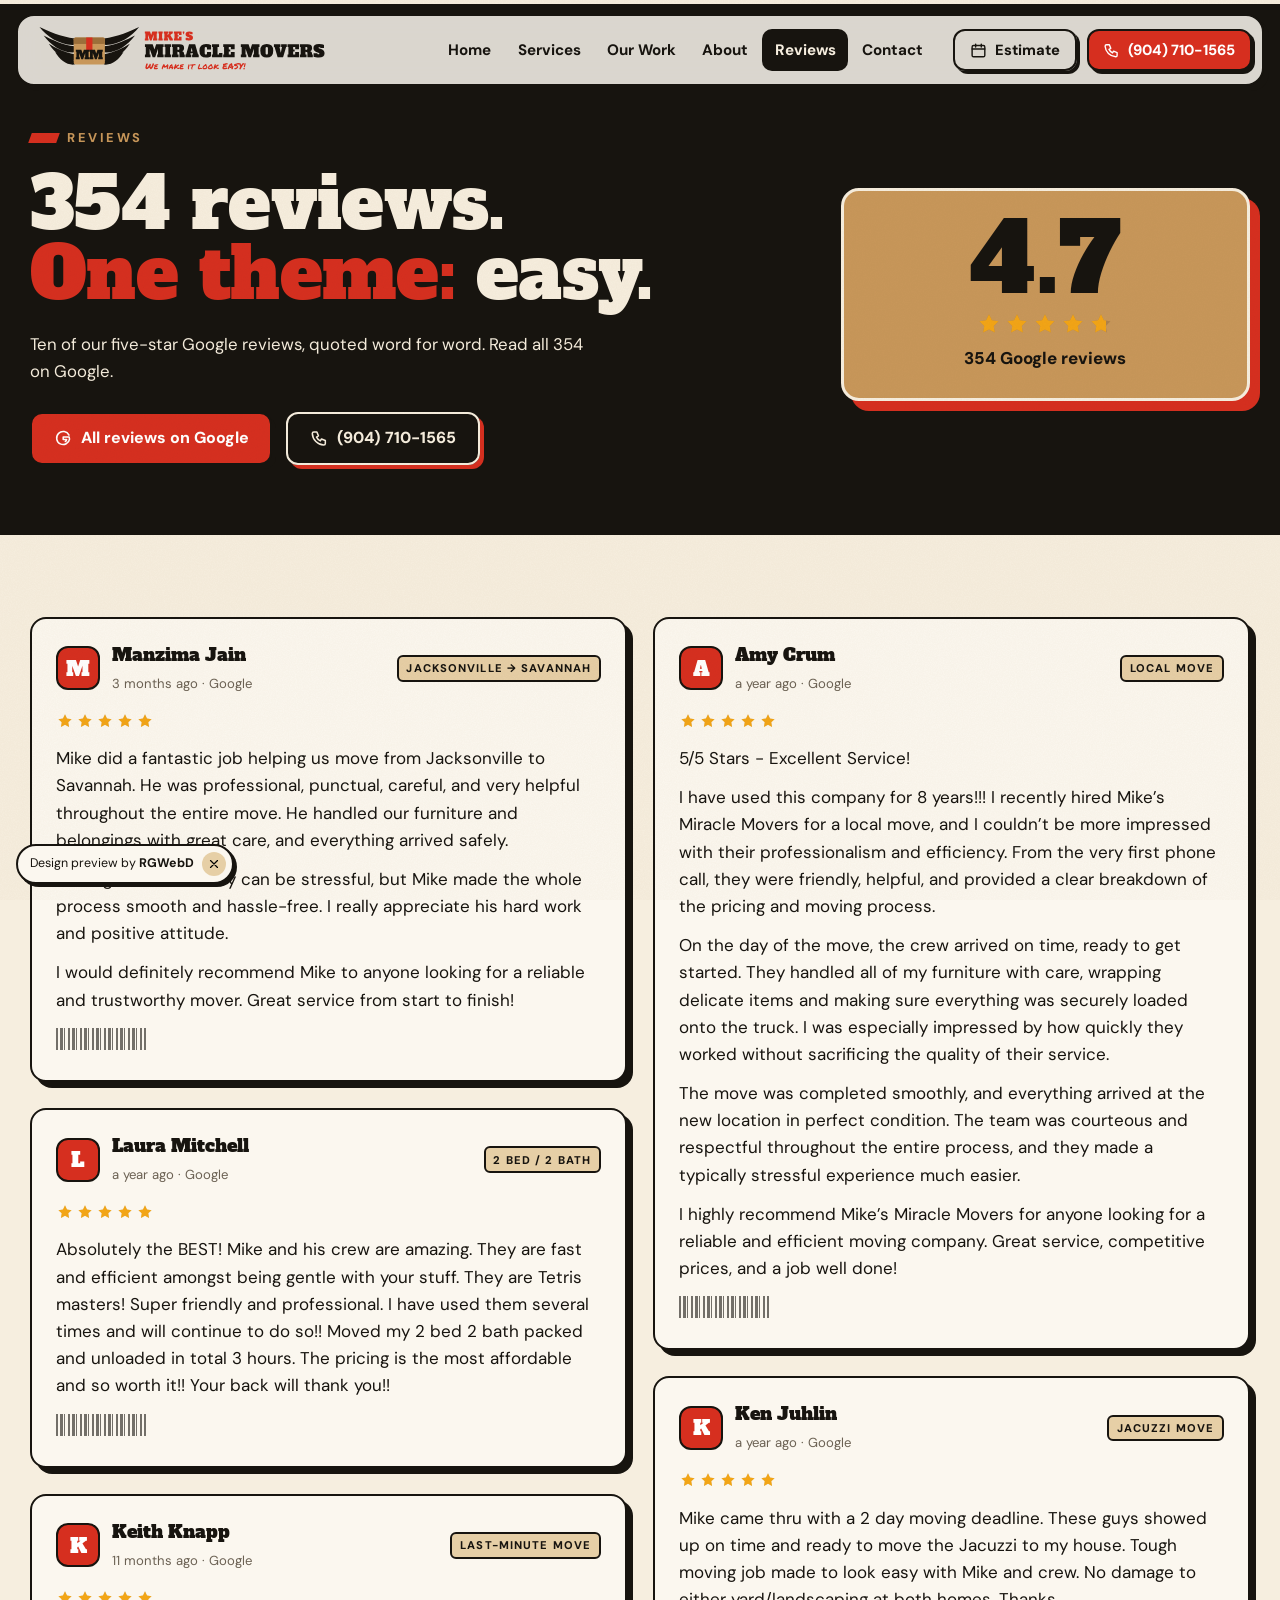
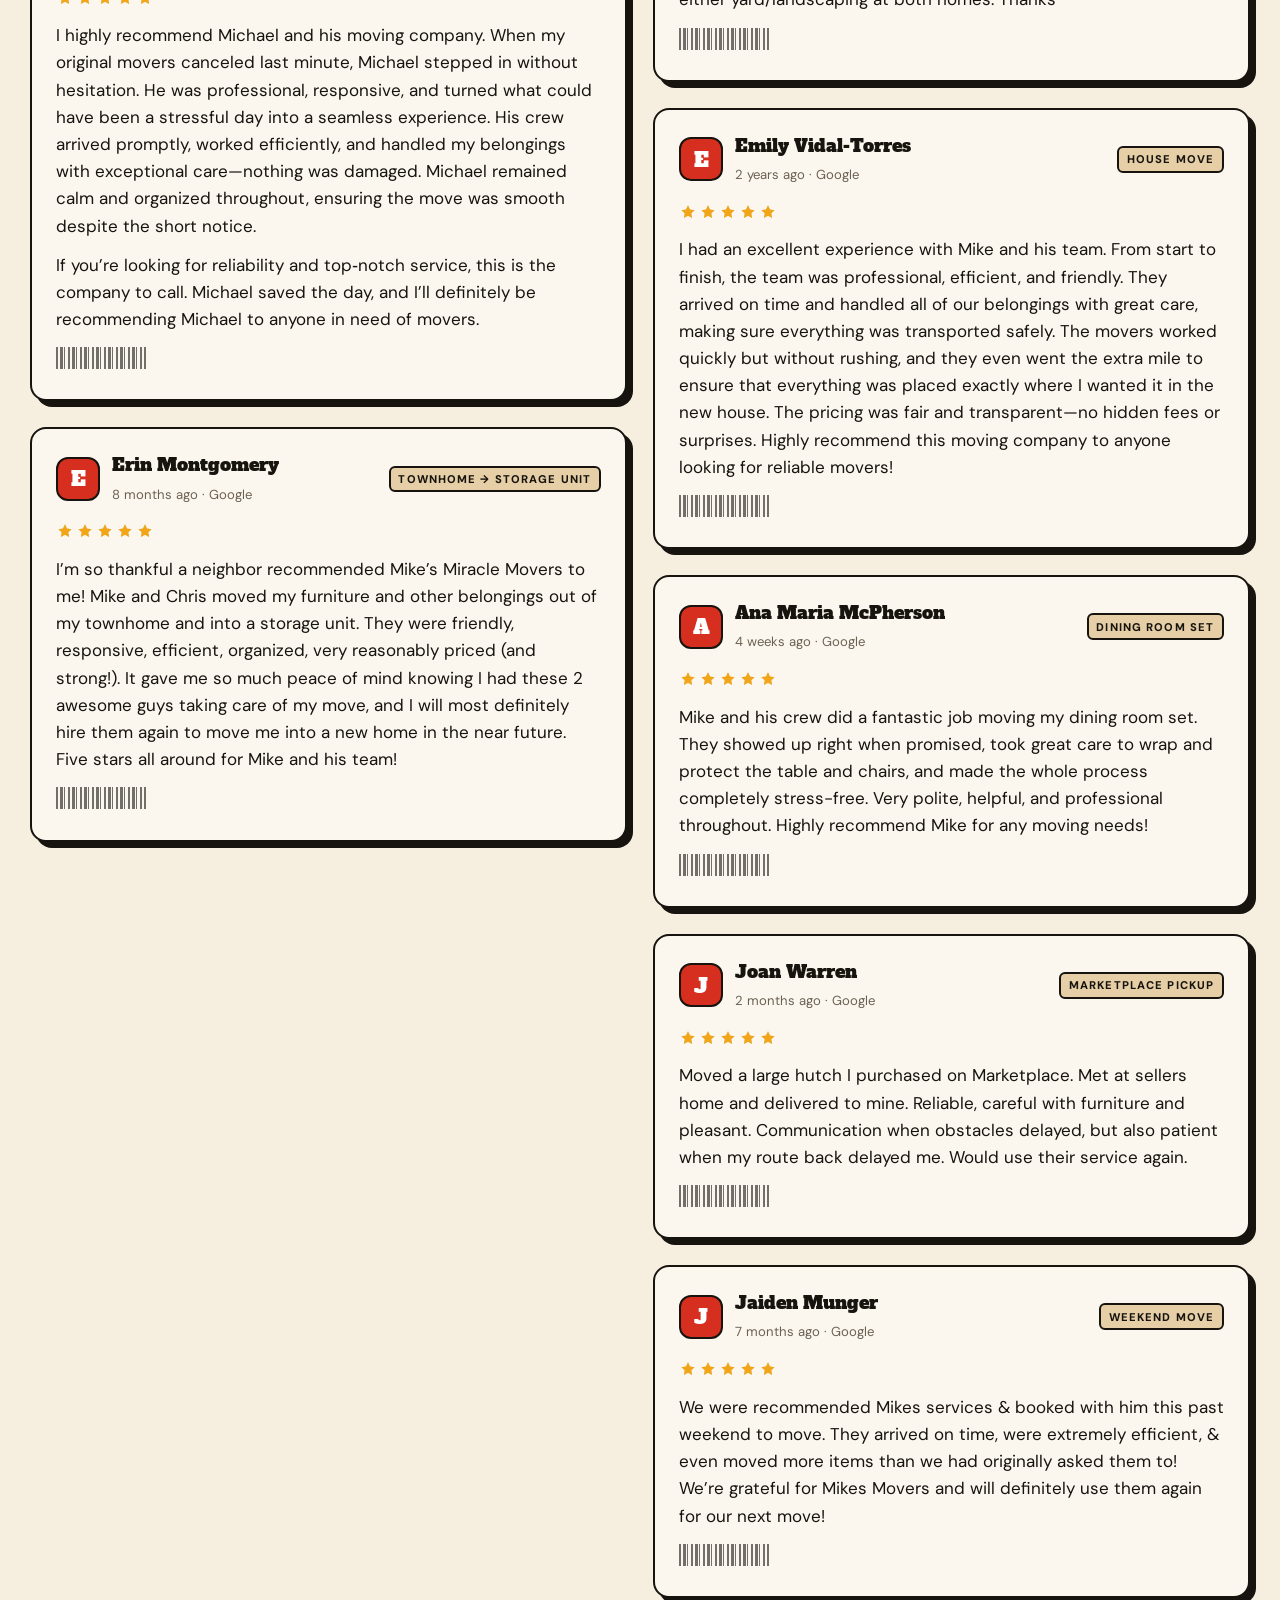
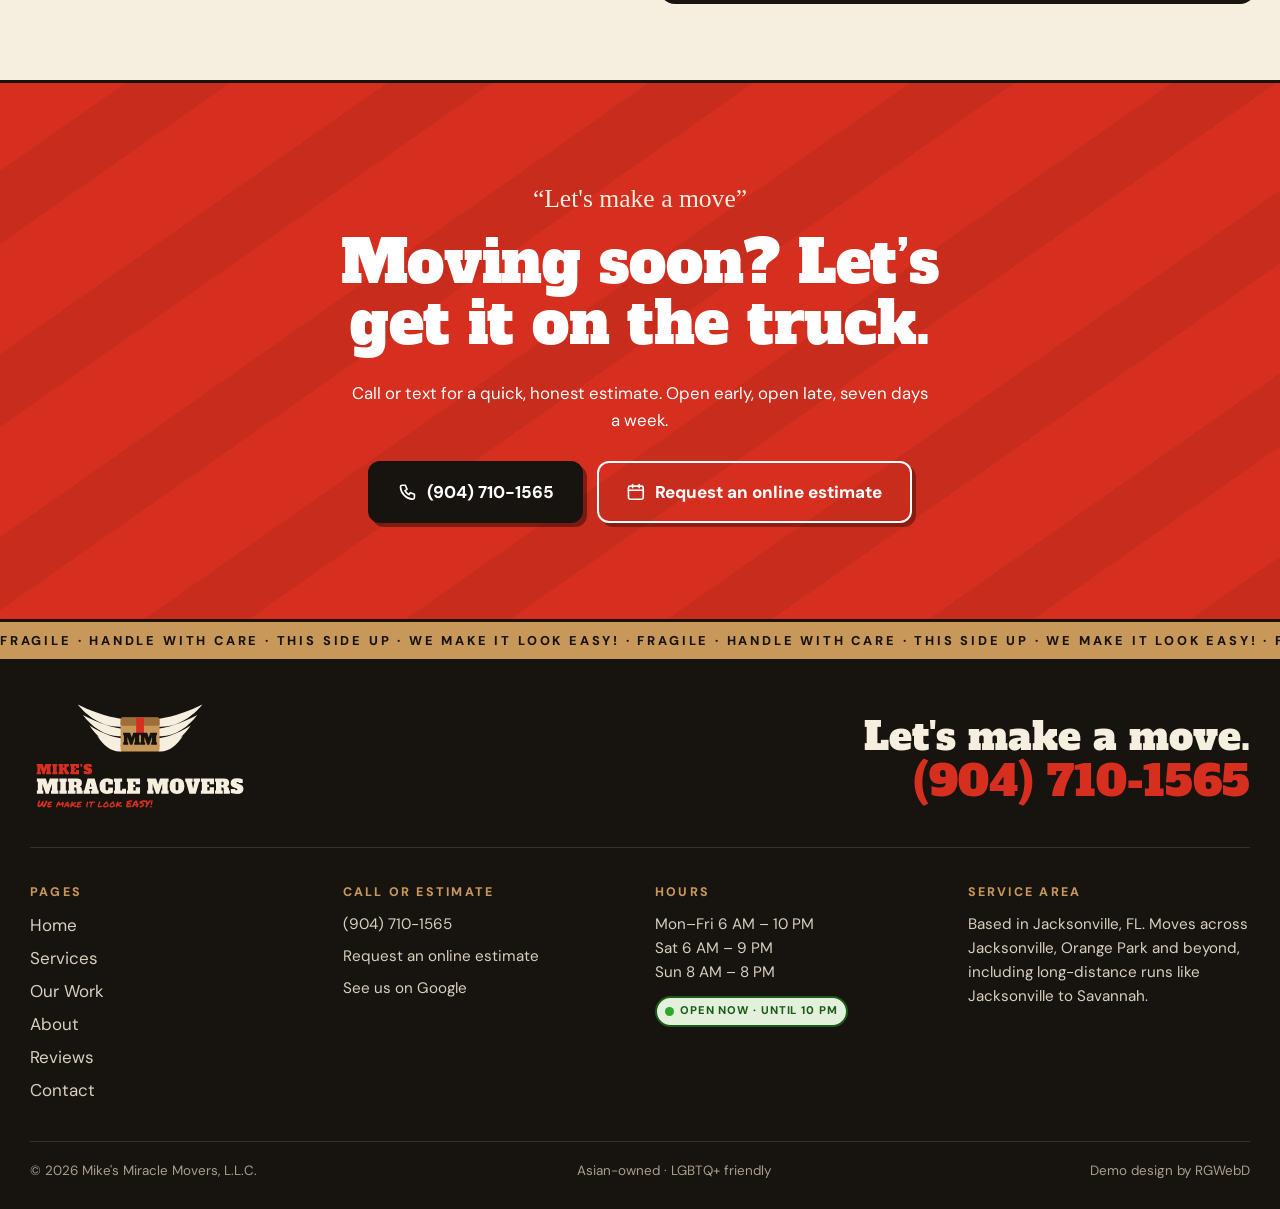
<file: reviews.html>
<!doctype html><html lang="en"><head><meta charset="utf-8">
<meta name="viewport" content="width=device-width,initial-scale=1,viewport-fit=cover">
<title>Reviews: 4.7★ from 354 Google Reviews | Mike&#x27;s Miracle Movers</title><meta name="description" content="Mike&#x27;s Miracle Movers is rated 4.7 out of 5 from 354 Google reviews. Read what Jacksonville customers say, quoted word for word.">
<link rel="canonical" href="https://rgwebd.github.io/mikesmiraclemovers-demo/reviews.html"><meta name="theme-color" content="#F6EEDF">
<meta property="og:type" content="website"><meta property="og:site_name" content="Mike&#x27;s Miracle Movers"><meta property="og:title" content="Reviews: 4.7★ from 354 Google Reviews | Mike&#x27;s Miracle Movers"><meta property="og:description" content="Mike&#x27;s Miracle Movers is rated 4.7 out of 5 from 354 Google reviews. Read what Jacksonville customers say, quoted word for word."><meta property="og:url" content="https://rgwebd.github.io/mikesmiraclemovers-demo/reviews.html"><meta property="og:image" content="https://rgwebd.github.io/mikesmiraclemovers-demo/img/og.jpg"><meta property="og:image:width" content="1200"><meta property="og:image:height" content="630"><meta property="og:locale" content="en_US">
<meta name="twitter:card" content="summary_large_image"><meta name="twitter:title" content="Reviews: 4.7★ from 354 Google Reviews | Mike&#x27;s Miracle Movers"><meta name="twitter:description" content="Mike&#x27;s Miracle Movers is rated 4.7 out of 5 from 354 Google reviews. Read what Jacksonville customers say, quoted word for word."><meta name="twitter:image" content="https://rgwebd.github.io/mikesmiraclemovers-demo/img/og.jpg">
<link rel="icon" href="favicon.svg" type="image/svg+xml"><link rel="icon" href="favicon.ico" sizes="any"><link rel="apple-touch-icon" href="apple-touch-icon.png">
<link rel="preconnect" href="https://fonts.googleapis.com"><link rel="preconnect" href="https://fonts.gstatic.com" crossorigin>
<link href="https://fonts.googleapis.com/css2?family=Alfa+Slab+One&family=DM+Sans:opsz,wght@9..40,400..800&family=Permanent+Marker&display=swap" rel="stylesheet">
<link rel="stylesheet" href="styles.css?v=1"><script type="application/ld+json">{"@context": "https://schema.org", "@type": "MovingCompany", "@id": "https://rgwebd.github.io/mikesmiraclemovers-demo/#business", "name": "Mike's Miracle Movers, L.L.C.", "alternateName": "Mike's Miracle Movers", "slogan": "We make it look EASY!", "description": "Jacksonville, Florida moving company: local, apartment, storage-unit, office and long-distance moves, packing and wrapping, hot tubs and heavy items, single-item pickups and loading help. Online estimates. Asian-owned and LGBTQ+ friendly.", "url": "https://rgwebd.github.io/mikesmiraclemovers-demo/", "telephone": "+19047101565", "image": "https://rgwebd.github.io/mikesmiraclemovers-demo/img/og.jpg", "logo": "https://rgwebd.github.io/mikesmiraclemovers-demo/brand/logo-stacked-light.svg", "address": {"@type": "PostalAddress", "addressLocality": "Jacksonville", "addressRegion": "FL", "addressCountry": "US"}, "areaServed": [{"@type": "City", "name": "Jacksonville, FL"}, {"@type": "City", "name": "Orange Park, FL"}], "openingHoursSpecification": [{"@type": "OpeningHoursSpecification", "dayOfWeek": "Sunday", "opens": "08:00", "closes": "20:00"}, {"@type": "OpeningHoursSpecification", "dayOfWeek": "Monday", "opens": "06:00", "closes": "22:00"}, {"@type": "OpeningHoursSpecification", "dayOfWeek": "Tuesday", "opens": "06:00", "closes": "22:00"}, {"@type": "OpeningHoursSpecification", "dayOfWeek": "Wednesday", "opens": "06:00", "closes": "22:00"}, {"@type": "OpeningHoursSpecification", "dayOfWeek": "Thursday", "opens": "06:00", "closes": "22:00"}, {"@type": "OpeningHoursSpecification", "dayOfWeek": "Friday", "opens": "06:00", "closes": "22:00"}, {"@type": "OpeningHoursSpecification", "dayOfWeek": "Saturday", "opens": "06:00", "closes": "21:00"}], "hasMap": "https://www.google.com/maps/place/Mike's+Miracle+Movers,+L.L.C./data=!4m6!3m5!1s0x88e5b436aa611997:0xbe6fd3cb3e9adc6e!8m2!3d30.2260024!4d-81.600999!16s%2Fg%2F11g6hv279f", "sameAs": ["https://www.google.com/maps/place/Mike's+Miracle+Movers,+L.L.C./data=!4m6!3m5!1s0x88e5b436aa611997:0xbe6fd3cb3e9adc6e!8m2!3d30.2260024!4d-81.600999!16s%2Fg%2F11g6hv279f"], "aggregateRating": {"@type": "AggregateRating", "ratingValue": "4.7", "reviewCount": "354", "bestRating": "5"}, "hasOfferCatalog": {"@type": "OfferCatalog", "name": "Moving services", "itemListElement": [{"@type": "Offer", "itemOffered": {"@type": "Service", "name": "Local moves", "description": "Houses, townhomes and apartments across Jacksonville, Orange Park and nearby."}}, {"@type": "Offer", "itemOffered": {"@type": "Service", "name": "Long-distance moves", "description": "Out of town? We’ve driven Jacksonville families all the way to Savannah."}}, {"@type": "Offer", "itemOffered": {"@type": "Service", "name": "Apartments & condos", "description": "Stairs, elevators and tight hallways, handled."}}, {"@type": "Offer", "itemOffered": {"@type": "Service", "name": "Storage unit moves", "description": "Into storage, out of storage, or straight to your new place."}}, {"@type": "Offer", "itemOffered": {"@type": "Service", "name": "Office & commercial", "description": "Commercial and business moves: it says so right on the truck."}}, {"@type": "Offer", "itemOffered": {"@type": "Service", "name": "Hot tubs, pianos & heavy items", "description": "Jacuzzis, pianos and the pieces nobody else wants to lift."}}, {"@type": "Offer", "itemOffered": {"@type": "Service", "name": "Packing & wrapping", "description": "Moving blankets, shrink wrap and careful hands."}}, {"@type": "Offer", "itemOffered": {"@type": "Service", "name": "Single items & Marketplace pickups", "description": "Bought a hutch on Marketplace? We’ll grab it and bring it home."}}, {"@type": "Offer", "itemOffered": {"@type": "Service", "name": "Last-minute moves", "description": "Movers cancel? Deadline in two days? Call us."}}, {"@type": "Offer", "itemOffered": {"@type": "Service", "name": "Loading & unloading help", "description": "Rented your own truck? We’ll do the heavy lifting."}}]}, "review": [{"@type": "Review", "author": {"@type": "Person", "name": "Manzima Jain"}, "reviewRating": {"@type": "Rating", "ratingValue": "5", "bestRating": "5"}, "reviewBody": "Mike did a fantastic job helping us move from Jacksonville to Savannah. He was professional, punctual, careful, and very helpful throughout the entire move. He handled our furniture and belongings with great care, and everything arrived safely.\nMoving to another city can be stressful, but Mike made the whole process smooth and hassle-free. I really appreciate his hard work and positive attitude.\nI would definitely recommend Mike to anyone looking for a reliable and trustworthy mover. Great service from start to finish!"}, {"@type": "Review", "author": {"@type": "Person", "name": "Laura Mitchell"}, "reviewRating": {"@type": "Rating", "ratingValue": "5", "bestRating": "5"}, "reviewBody": "Absolutely the BEST! Mike and his crew are amazing. They are fast and efficient amongst being gentle with your stuff. They are Tetris masters! Super friendly and professional. I have used them several times and will continue to do so!!  Moved my 2 bed 2 bath packed and unloaded in total 3 hours. The pricing is the most affordable and so worth it!!  Your back will thank you!!"}, {"@type": "Review", "author": {"@type": "Person", "name": "Keith Knapp"}, "reviewRating": {"@type": "Rating", "ratingValue": "5", "bestRating": "5"}, "reviewBody": "I highly recommend Michael and his moving company. When my original movers canceled last minute, Michael stepped in without hesitation. He was professional, responsive, and turned what could have been a stressful day into a seamless experience. His crew arrived promptly, worked efficiently, and handled my belongings with exceptional care—nothing was damaged. Michael remained calm and organized throughout, ensuring the move was smooth despite the short notice.\nIf you’re looking for reliability and top‑notch service, this is the company to call. Michael saved the day, and I’ll definitely be recommending Michael to anyone in need of movers."}, {"@type": "Review", "author": {"@type": "Person", "name": "Erin Montgomery"}, "reviewRating": {"@type": "Rating", "ratingValue": "5", "bestRating": "5"}, "reviewBody": "I’m so thankful a neighbor recommended Mike’s Miracle Movers to me! Mike and Chris moved my furniture and other belongings out of my townhome and into a storage unit. They were friendly, responsive, efficient, organized, very reasonably priced (and strong!). It gave me so much peace of mind knowing I had these 2 awesome guys taking care of my move, and I will most definitely hire them again to move me into a new home in the near future. Five stars all around for Mike and his team!"}, {"@type": "Review", "author": {"@type": "Person", "name": "Amy Crum"}, "reviewRating": {"@type": "Rating", "ratingValue": "5", "bestRating": "5"}, "reviewBody": "5/5 Stars - Excellent Service!\nI have used this company for 8 years!!! I recently hired Mike’s Miracle Movers for a local move, and I couldn’t be more impressed with their professionalism and efficiency. From the very first phone call, they were friendly, helpful, and provided a clear breakdown of the pricing and moving process.\nOn the day of the move, the crew arrived on time, ready to get started. They handled all of my furniture with care, wrapping delicate items and making sure everything was securely loaded onto the truck. I was especially impressed by how quickly they worked without sacrificing the quality of their service.\nThe move was completed smoothly, and everything arrived at the new location in perfect condition. The team was courteous and respectful throughout the entire process, and they made a typically stressful experience much easier.\nI highly recommend Mike’s Miracle Movers for anyone looking for a reliable and efficient moving company. Great service, competitive prices, and a job well done!"}, {"@type": "Review", "author": {"@type": "Person", "name": "Ken Juhlin"}, "reviewRating": {"@type": "Rating", "ratingValue": "5", "bestRating": "5"}, "reviewBody": "Mike came thru with a 2 day moving deadline. These guys showed up on time and ready to move the Jacuzzi to my house. Tough moving job made to look easy with Mike and crew. No damage to either yard/landscaping at both homes. Thanks"}, {"@type": "Review", "author": {"@type": "Person", "name": "Emily Vidal-Torres"}, "reviewRating": {"@type": "Rating", "ratingValue": "5", "bestRating": "5"}, "reviewBody": "I had an excellent experience with Mike and his team. From start to finish, the team was professional, efficient, and friendly. They arrived on time and handled all of our belongings with great care, making sure everything was transported safely. The movers worked quickly but without rushing, and they even went the extra mile to ensure that everything was placed exactly where I wanted it in the new house. The pricing was fair and transparent—no hidden fees or surprises. Highly recommend this moving company to anyone looking for reliable movers!"}, {"@type": "Review", "author": {"@type": "Person", "name": "Ana Maria McPherson"}, "reviewRating": {"@type": "Rating", "ratingValue": "5", "bestRating": "5"}, "reviewBody": "Mike and his crew did a fantastic job moving my dining room set. They showed up right when promised, took great care to wrap and protect the table and chairs, and made the whole process completely stress-free. Very polite, helpful, and professional throughout. Highly recommend Mike for any moving needs!"}, {"@type": "Review", "author": {"@type": "Person", "name": "Joan Warren"}, "reviewRating": {"@type": "Rating", "ratingValue": "5", "bestRating": "5"}, "reviewBody": "Moved a large hutch I purchased on Marketplace. Met at sellers home and delivered to mine. Reliable, careful with furniture and pleasant. Communication when obstacles delayed, but also patient when my route back delayed me. Would use their service again."}, {"@type": "Review", "author": {"@type": "Person", "name": "Jaiden Munger"}, "reviewRating": {"@type": "Rating", "ratingValue": "5", "bestRating": "5"}, "reviewBody": "We were recommended Mikes services & booked with him this past weekend to move. They arrived on time, were extremely efficient, & even moved more items than we had originally asked them to! We’re grateful for Mikes Movers and will definitely use them again for our next move!"}]}</script><script type="application/ld+json">{"@context": "https://schema.org", "@type": "BreadcrumbList", "itemListElement": [{"@type": "ListItem", "position": 1, "name": "Home", "item": "https://rgwebd.github.io/mikesmiraclemovers-demo/"}, {"@type": "ListItem", "position": 2, "name": "Reviews", "item": "https://rgwebd.github.io/mikesmiraclemovers-demo/reviews.html"}]}</script><script src="https://cosmiccallers.lovable.app/demo-track.js" data-demo="mikesmiraclemovers-demo" defer></script></head><body><a class="skip" href="#main">Skip to content</a><div class="tapebar" aria-hidden="true"><i></i></div>
<header class="nav"><div class="nav-in"><a class="brand" href="index.html" aria-label="Mike&#x27;s Miracle Movers home"><img src="brand/logo-horizontal-light.svg" alt="Mike&#x27;s Miracle Movers, L.L.C." width="400" height="92"></a>
<nav aria-label="Main"><ul><li><a href="index.html">Home</a></li><li><a href="services.html">Services</a></li><li><a href="work.html">Our Work</a></li><li><a href="about.html">About</a></li><li><a href="reviews.html" aria-current=page>Reviews</a></li><li><a href="contact.html">Contact</a></li></ul></nav>
<div class="acts"><a class="btn line sm" href="contact.html#estimate"><svg class="ic " viewBox="0 0 24 24" fill="none" stroke="currentColor" stroke-width="2" stroke-linecap="round" stroke-linejoin="round" aria-hidden="true"><rect x="3" y="5" width="18" height="16" rx="2"/><path d="M3 10h18M8 3v4M16 3v4"/></svg><span>Estimate</span></a><a class="btn red sm mag" href="tel:+19047101565"><svg class="ic " viewBox="0 0 24 24" fill="none" stroke="currentColor" stroke-width="2" stroke-linecap="round" stroke-linejoin="round" aria-hidden="true"><path d="M5 4h4l2 5-2.5 1.5a11 11 0 0 0 5 5L15 13l5 2v4a2 2 0 0 1-2 2A16 16 0 0 1 3 6a2 2 0 0 1 2-2"/></svg><span>(904) 710-1565</span></a></div>
<button class="menu-btn" aria-expanded="false" aria-controls="mmenu" aria-label="Open menu"><i></i><i></i></button></div></header>
<div class="mmenu" id="mmenu" aria-hidden="true"><nav aria-label="Mobile"><a class="mm-l" href="index.html" style="--d:0"><span>BOX 01</span>Home</a><a class="mm-l" href="services.html" style="--d:1"><span>BOX 02</span>Services</a><a class="mm-l" href="work.html" style="--d:2"><span>BOX 03</span>Our Work</a><a class="mm-l" href="about.html" style="--d:3"><span>BOX 04</span>About</a><a class="mm-l" href="reviews.html" aria-current=page style="--d:4"><span>BOX 05</span>Reviews</a><a class="mm-l" href="contact.html" style="--d:5"><span>BOX 06</span>Contact</a></nav>
<div class="mm-foot"><a class="btn red" href="tel:+19047101565"><svg class="ic " viewBox="0 0 24 24" fill="none" stroke="currentColor" stroke-width="2" stroke-linecap="round" stroke-linejoin="round" aria-hidden="true"><path d="M5 4h4l2 5-2.5 1.5a11 11 0 0 0 5 5L15 13l5 2v4a2 2 0 0 1-2 2A16 16 0 0 1 3 6a2 2 0 0 1 2-2"/></svg>Call (904) 710-1565</a><a class="btn line-l" href="contact.html#estimate"><svg class="ic " viewBox="0 0 24 24" fill="none" stroke="currentColor" stroke-width="2" stroke-linecap="round" stroke-linejoin="round" aria-hidden="true"><rect x="3" y="5" width="18" height="16" rx="2"/><path d="M3 10h18M8 3v4M16 3v4"/></svg>Get an online estimate</a></div></div><main id="main">
<section class="phero rvhero"><div class="wrap rvh-in"><div><span class="eyebrow">Reviews</span><h1 class="h1 split"><span class="ln"><span>354 reviews. <em>One theme:</em> easy.</span></span></h1><p class="lede rv">Ten of our five-star Google reviews, quoted word for word. Read all 354 on Google.</p>
<div class="cta-row rv"><a class="btn red mag" href="https://maps.app.goo.gl/jXwExXL5nJ8bVdNc8" rel="noopener" target="_blank"><svg class="ic " viewBox="0 0 24 24" fill="none" stroke="currentColor" stroke-width="2" stroke-linecap="round" stroke-linejoin="round" aria-hidden="true"><path d="M20 12.2c0-.6 0-1.2-.2-1.7H12v3.3h4.5a3.9 3.9 0 0 1-1.7 2.5"/><path d="M19.6 8A8.5 8.5 0 1 0 20.4 13"/></svg>All reviews on Google</a><a class="btn line" href="tel:+19047101565"><svg class="ic " viewBox="0 0 24 24" fill="none" stroke="currentColor" stroke-width="2" stroke-linecap="round" stroke-linejoin="round" aria-hidden="true"><path d="M5 4h4l2 5-2.5 1.5a11 11 0 0 0 5 5L15 13l5 2v4a2 2 0 0 1-2 2A16 16 0 0 1 3 6a2 2 0 0 1 2-2"/></svg>(904) 710-1565</a></div></div>
<div class="big-score rv"><b data-to="4.7" data-dec="1">0</b><span class="stars-w" role="img" aria-label="4.7 out of 5 stars"><span class="stars-bg"><span class="stars" aria-hidden="true"><svg viewBox="0 0 24 24"><path d="M12 3l2.7 5.6 6.1.9-4.4 4.3 1 6.1L12 17l-5.4 2.9 1-6.1L3.2 9.5l6.1-.9z"/></svg><svg viewBox="0 0 24 24"><path d="M12 3l2.7 5.6 6.1.9-4.4 4.3 1 6.1L12 17l-5.4 2.9 1-6.1L3.2 9.5l6.1-.9z"/></svg><svg viewBox="0 0 24 24"><path d="M12 3l2.7 5.6 6.1.9-4.4 4.3 1 6.1L12 17l-5.4 2.9 1-6.1L3.2 9.5l6.1-.9z"/></svg><svg viewBox="0 0 24 24"><path d="M12 3l2.7 5.6 6.1.9-4.4 4.3 1 6.1L12 17l-5.4 2.9 1-6.1L3.2 9.5l6.1-.9z"/></svg><svg viewBox="0 0 24 24"><path d="M12 3l2.7 5.6 6.1.9-4.4 4.3 1 6.1L12 17l-5.4 2.9 1-6.1L3.2 9.5l6.1-.9z"/></svg></span></span><span class="stars-fg" style="width:94%"><span class="stars" aria-hidden="true"><svg viewBox="0 0 24 24"><path d="M12 3l2.7 5.6 6.1.9-4.4 4.3 1 6.1L12 17l-5.4 2.9 1-6.1L3.2 9.5l6.1-.9z"/></svg><svg viewBox="0 0 24 24"><path d="M12 3l2.7 5.6 6.1.9-4.4 4.3 1 6.1L12 17l-5.4 2.9 1-6.1L3.2 9.5l6.1-.9z"/></svg><svg viewBox="0 0 24 24"><path d="M12 3l2.7 5.6 6.1.9-4.4 4.3 1 6.1L12 17l-5.4 2.9 1-6.1L3.2 9.5l6.1-.9z"/></svg><svg viewBox="0 0 24 24"><path d="M12 3l2.7 5.6 6.1.9-4.4 4.3 1 6.1L12 17l-5.4 2.9 1-6.1L3.2 9.5l6.1-.9z"/></svg><svg viewBox="0 0 24 24"><path d="M12 3l2.7 5.6 6.1.9-4.4 4.3 1 6.1L12 17l-5.4 2.9 1-6.1L3.2 9.5l6.1-.9z"/></svg></span></span></span><span>354 Google reviews</span></div></div></section>
<section class="sec rvlist" aria-label="Customer reviews"><div class="wrap rc-grid"><article class="rcard rv" id="r-manzima-jain" style="--d:0"><div class="rc-head"><span class="rc-av" aria-hidden="true">M</span><div><b>Manzima Jain</b><span>3 months ago · Google</span></div><span class="rc-tag">Jacksonville → Savannah</span></div>
<span class="stars-w" role="img" aria-label="5 out of 5 stars"><span class="stars-bg"><span class="stars" aria-hidden="true"><svg viewBox="0 0 24 24"><path d="M12 3l2.7 5.6 6.1.9-4.4 4.3 1 6.1L12 17l-5.4 2.9 1-6.1L3.2 9.5l6.1-.9z"/></svg><svg viewBox="0 0 24 24"><path d="M12 3l2.7 5.6 6.1.9-4.4 4.3 1 6.1L12 17l-5.4 2.9 1-6.1L3.2 9.5l6.1-.9z"/></svg><svg viewBox="0 0 24 24"><path d="M12 3l2.7 5.6 6.1.9-4.4 4.3 1 6.1L12 17l-5.4 2.9 1-6.1L3.2 9.5l6.1-.9z"/></svg><svg viewBox="0 0 24 24"><path d="M12 3l2.7 5.6 6.1.9-4.4 4.3 1 6.1L12 17l-5.4 2.9 1-6.1L3.2 9.5l6.1-.9z"/></svg><svg viewBox="0 0 24 24"><path d="M12 3l2.7 5.6 6.1.9-4.4 4.3 1 6.1L12 17l-5.4 2.9 1-6.1L3.2 9.5l6.1-.9z"/></svg></span></span><span class="stars-fg" style="width:100%"><span class="stars" aria-hidden="true"><svg viewBox="0 0 24 24"><path d="M12 3l2.7 5.6 6.1.9-4.4 4.3 1 6.1L12 17l-5.4 2.9 1-6.1L3.2 9.5l6.1-.9z"/></svg><svg viewBox="0 0 24 24"><path d="M12 3l2.7 5.6 6.1.9-4.4 4.3 1 6.1L12 17l-5.4 2.9 1-6.1L3.2 9.5l6.1-.9z"/></svg><svg viewBox="0 0 24 24"><path d="M12 3l2.7 5.6 6.1.9-4.4 4.3 1 6.1L12 17l-5.4 2.9 1-6.1L3.2 9.5l6.1-.9z"/></svg><svg viewBox="0 0 24 24"><path d="M12 3l2.7 5.6 6.1.9-4.4 4.3 1 6.1L12 17l-5.4 2.9 1-6.1L3.2 9.5l6.1-.9z"/></svg><svg viewBox="0 0 24 24"><path d="M12 3l2.7 5.6 6.1.9-4.4 4.3 1 6.1L12 17l-5.4 2.9 1-6.1L3.2 9.5l6.1-.9z"/></svg></span></span></span><blockquote><p>Mike did a fantastic job helping us move from Jacksonville to Savannah. He was professional, punctual, careful, and very helpful throughout the entire move. He handled our furniture and belongings with great care, and everything arrived safely.</p><p>Moving to another city can be stressful, but Mike made the whole process smooth and hassle-free. I really appreciate his hard work and positive attitude.</p><p>I would definitely recommend Mike to anyone looking for a reliable and trustworthy mover. Great service from start to finish!</p></blockquote><span class="barcode" aria-hidden="true"></span></article><article class="rcard rv" id="r-laura-mitchell" style="--d:1"><div class="rc-head"><span class="rc-av" aria-hidden="true">L</span><div><b>Laura Mitchell</b><span>a year ago · Google</span></div><span class="rc-tag">2 bed / 2 bath</span></div>
<span class="stars-w" role="img" aria-label="5 out of 5 stars"><span class="stars-bg"><span class="stars" aria-hidden="true"><svg viewBox="0 0 24 24"><path d="M12 3l2.7 5.6 6.1.9-4.4 4.3 1 6.1L12 17l-5.4 2.9 1-6.1L3.2 9.5l6.1-.9z"/></svg><svg viewBox="0 0 24 24"><path d="M12 3l2.7 5.6 6.1.9-4.4 4.3 1 6.1L12 17l-5.4 2.9 1-6.1L3.2 9.5l6.1-.9z"/></svg><svg viewBox="0 0 24 24"><path d="M12 3l2.7 5.6 6.1.9-4.4 4.3 1 6.1L12 17l-5.4 2.9 1-6.1L3.2 9.5l6.1-.9z"/></svg><svg viewBox="0 0 24 24"><path d="M12 3l2.7 5.6 6.1.9-4.4 4.3 1 6.1L12 17l-5.4 2.9 1-6.1L3.2 9.5l6.1-.9z"/></svg><svg viewBox="0 0 24 24"><path d="M12 3l2.7 5.6 6.1.9-4.4 4.3 1 6.1L12 17l-5.4 2.9 1-6.1L3.2 9.5l6.1-.9z"/></svg></span></span><span class="stars-fg" style="width:100%"><span class="stars" aria-hidden="true"><svg viewBox="0 0 24 24"><path d="M12 3l2.7 5.6 6.1.9-4.4 4.3 1 6.1L12 17l-5.4 2.9 1-6.1L3.2 9.5l6.1-.9z"/></svg><svg viewBox="0 0 24 24"><path d="M12 3l2.7 5.6 6.1.9-4.4 4.3 1 6.1L12 17l-5.4 2.9 1-6.1L3.2 9.5l6.1-.9z"/></svg><svg viewBox="0 0 24 24"><path d="M12 3l2.7 5.6 6.1.9-4.4 4.3 1 6.1L12 17l-5.4 2.9 1-6.1L3.2 9.5l6.1-.9z"/></svg><svg viewBox="0 0 24 24"><path d="M12 3l2.7 5.6 6.1.9-4.4 4.3 1 6.1L12 17l-5.4 2.9 1-6.1L3.2 9.5l6.1-.9z"/></svg><svg viewBox="0 0 24 24"><path d="M12 3l2.7 5.6 6.1.9-4.4 4.3 1 6.1L12 17l-5.4 2.9 1-6.1L3.2 9.5l6.1-.9z"/></svg></span></span></span><blockquote><p>Absolutely the BEST! Mike and his crew are amazing. They are fast and efficient amongst being gentle with your stuff. They are Tetris masters! Super friendly and professional. I have used them several times and will continue to do so!!  Moved my 2 bed 2 bath packed and unloaded in total 3 hours. The pricing is the most affordable and so worth it!!  Your back will thank you!!</p></blockquote><span class="barcode" aria-hidden="true"></span></article><article class="rcard rv" id="r-keith-knapp" style="--d:0"><div class="rc-head"><span class="rc-av" aria-hidden="true">K</span><div><b>Keith Knapp</b><span>11 months ago · Google</span></div><span class="rc-tag">Last-minute move</span></div>
<span class="stars-w" role="img" aria-label="5 out of 5 stars"><span class="stars-bg"><span class="stars" aria-hidden="true"><svg viewBox="0 0 24 24"><path d="M12 3l2.7 5.6 6.1.9-4.4 4.3 1 6.1L12 17l-5.4 2.9 1-6.1L3.2 9.5l6.1-.9z"/></svg><svg viewBox="0 0 24 24"><path d="M12 3l2.7 5.6 6.1.9-4.4 4.3 1 6.1L12 17l-5.4 2.9 1-6.1L3.2 9.5l6.1-.9z"/></svg><svg viewBox="0 0 24 24"><path d="M12 3l2.7 5.6 6.1.9-4.4 4.3 1 6.1L12 17l-5.4 2.9 1-6.1L3.2 9.5l6.1-.9z"/></svg><svg viewBox="0 0 24 24"><path d="M12 3l2.7 5.6 6.1.9-4.4 4.3 1 6.1L12 17l-5.4 2.9 1-6.1L3.2 9.5l6.1-.9z"/></svg><svg viewBox="0 0 24 24"><path d="M12 3l2.7 5.6 6.1.9-4.4 4.3 1 6.1L12 17l-5.4 2.9 1-6.1L3.2 9.5l6.1-.9z"/></svg></span></span><span class="stars-fg" style="width:100%"><span class="stars" aria-hidden="true"><svg viewBox="0 0 24 24"><path d="M12 3l2.7 5.6 6.1.9-4.4 4.3 1 6.1L12 17l-5.4 2.9 1-6.1L3.2 9.5l6.1-.9z"/></svg><svg viewBox="0 0 24 24"><path d="M12 3l2.7 5.6 6.1.9-4.4 4.3 1 6.1L12 17l-5.4 2.9 1-6.1L3.2 9.5l6.1-.9z"/></svg><svg viewBox="0 0 24 24"><path d="M12 3l2.7 5.6 6.1.9-4.4 4.3 1 6.1L12 17l-5.4 2.9 1-6.1L3.2 9.5l6.1-.9z"/></svg><svg viewBox="0 0 24 24"><path d="M12 3l2.7 5.6 6.1.9-4.4 4.3 1 6.1L12 17l-5.4 2.9 1-6.1L3.2 9.5l6.1-.9z"/></svg><svg viewBox="0 0 24 24"><path d="M12 3l2.7 5.6 6.1.9-4.4 4.3 1 6.1L12 17l-5.4 2.9 1-6.1L3.2 9.5l6.1-.9z"/></svg></span></span></span><blockquote><p>I highly recommend Michael and his moving company. When my original movers canceled last minute, Michael stepped in without hesitation. He was professional, responsive, and turned what could have been a stressful day into a seamless experience. His crew arrived promptly, worked efficiently, and handled my belongings with exceptional care—nothing was damaged. Michael remained calm and organized throughout, ensuring the move was smooth despite the short notice.</p><p>If you’re looking for reliability and top‑notch service, this is the company to call. Michael saved the day, and I’ll definitely be recommending Michael to anyone in need of movers.</p></blockquote><span class="barcode" aria-hidden="true"></span></article><article class="rcard rv" id="r-erin-montgomery" style="--d:1"><div class="rc-head"><span class="rc-av" aria-hidden="true">E</span><div><b>Erin Montgomery</b><span>8 months ago · Google</span></div><span class="rc-tag">Townhome → storage unit</span></div>
<span class="stars-w" role="img" aria-label="5 out of 5 stars"><span class="stars-bg"><span class="stars" aria-hidden="true"><svg viewBox="0 0 24 24"><path d="M12 3l2.7 5.6 6.1.9-4.4 4.3 1 6.1L12 17l-5.4 2.9 1-6.1L3.2 9.5l6.1-.9z"/></svg><svg viewBox="0 0 24 24"><path d="M12 3l2.7 5.6 6.1.9-4.4 4.3 1 6.1L12 17l-5.4 2.9 1-6.1L3.2 9.5l6.1-.9z"/></svg><svg viewBox="0 0 24 24"><path d="M12 3l2.7 5.6 6.1.9-4.4 4.3 1 6.1L12 17l-5.4 2.9 1-6.1L3.2 9.5l6.1-.9z"/></svg><svg viewBox="0 0 24 24"><path d="M12 3l2.7 5.6 6.1.9-4.4 4.3 1 6.1L12 17l-5.4 2.9 1-6.1L3.2 9.5l6.1-.9z"/></svg><svg viewBox="0 0 24 24"><path d="M12 3l2.7 5.6 6.1.9-4.4 4.3 1 6.1L12 17l-5.4 2.9 1-6.1L3.2 9.5l6.1-.9z"/></svg></span></span><span class="stars-fg" style="width:100%"><span class="stars" aria-hidden="true"><svg viewBox="0 0 24 24"><path d="M12 3l2.7 5.6 6.1.9-4.4 4.3 1 6.1L12 17l-5.4 2.9 1-6.1L3.2 9.5l6.1-.9z"/></svg><svg viewBox="0 0 24 24"><path d="M12 3l2.7 5.6 6.1.9-4.4 4.3 1 6.1L12 17l-5.4 2.9 1-6.1L3.2 9.5l6.1-.9z"/></svg><svg viewBox="0 0 24 24"><path d="M12 3l2.7 5.6 6.1.9-4.4 4.3 1 6.1L12 17l-5.4 2.9 1-6.1L3.2 9.5l6.1-.9z"/></svg><svg viewBox="0 0 24 24"><path d="M12 3l2.7 5.6 6.1.9-4.4 4.3 1 6.1L12 17l-5.4 2.9 1-6.1L3.2 9.5l6.1-.9z"/></svg><svg viewBox="0 0 24 24"><path d="M12 3l2.7 5.6 6.1.9-4.4 4.3 1 6.1L12 17l-5.4 2.9 1-6.1L3.2 9.5l6.1-.9z"/></svg></span></span></span><blockquote><p>I’m so thankful a neighbor recommended Mike’s Miracle Movers to me! Mike and Chris moved my furniture and other belongings out of my townhome and into a storage unit. They were friendly, responsive, efficient, organized, very reasonably priced (and strong!). It gave me so much peace of mind knowing I had these 2 awesome guys taking care of my move, and I will most definitely hire them again to move me into a new home in the near future. Five stars all around for Mike and his team!</p></blockquote><span class="barcode" aria-hidden="true"></span></article><article class="rcard rv" id="r-amy-crum" style="--d:0"><div class="rc-head"><span class="rc-av" aria-hidden="true">A</span><div><b>Amy Crum</b><span>a year ago · Google</span></div><span class="rc-tag">Local move</span></div>
<span class="stars-w" role="img" aria-label="5 out of 5 stars"><span class="stars-bg"><span class="stars" aria-hidden="true"><svg viewBox="0 0 24 24"><path d="M12 3l2.7 5.6 6.1.9-4.4 4.3 1 6.1L12 17l-5.4 2.9 1-6.1L3.2 9.5l6.1-.9z"/></svg><svg viewBox="0 0 24 24"><path d="M12 3l2.7 5.6 6.1.9-4.4 4.3 1 6.1L12 17l-5.4 2.9 1-6.1L3.2 9.5l6.1-.9z"/></svg><svg viewBox="0 0 24 24"><path d="M12 3l2.7 5.6 6.1.9-4.4 4.3 1 6.1L12 17l-5.4 2.9 1-6.1L3.2 9.5l6.1-.9z"/></svg><svg viewBox="0 0 24 24"><path d="M12 3l2.7 5.6 6.1.9-4.4 4.3 1 6.1L12 17l-5.4 2.9 1-6.1L3.2 9.5l6.1-.9z"/></svg><svg viewBox="0 0 24 24"><path d="M12 3l2.7 5.6 6.1.9-4.4 4.3 1 6.1L12 17l-5.4 2.9 1-6.1L3.2 9.5l6.1-.9z"/></svg></span></span><span class="stars-fg" style="width:100%"><span class="stars" aria-hidden="true"><svg viewBox="0 0 24 24"><path d="M12 3l2.7 5.6 6.1.9-4.4 4.3 1 6.1L12 17l-5.4 2.9 1-6.1L3.2 9.5l6.1-.9z"/></svg><svg viewBox="0 0 24 24"><path d="M12 3l2.7 5.6 6.1.9-4.4 4.3 1 6.1L12 17l-5.4 2.9 1-6.1L3.2 9.5l6.1-.9z"/></svg><svg viewBox="0 0 24 24"><path d="M12 3l2.7 5.6 6.1.9-4.4 4.3 1 6.1L12 17l-5.4 2.9 1-6.1L3.2 9.5l6.1-.9z"/></svg><svg viewBox="0 0 24 24"><path d="M12 3l2.7 5.6 6.1.9-4.4 4.3 1 6.1L12 17l-5.4 2.9 1-6.1L3.2 9.5l6.1-.9z"/></svg><svg viewBox="0 0 24 24"><path d="M12 3l2.7 5.6 6.1.9-4.4 4.3 1 6.1L12 17l-5.4 2.9 1-6.1L3.2 9.5l6.1-.9z"/></svg></span></span></span><blockquote><p>5/5 Stars - Excellent Service!</p><p>I have used this company for 8 years!!! I recently hired Mike’s Miracle Movers for a local move, and I couldn’t be more impressed with their professionalism and efficiency. From the very first phone call, they were friendly, helpful, and provided a clear breakdown of the pricing and moving process.</p><p>On the day of the move, the crew arrived on time, ready to get started. They handled all of my furniture with care, wrapping delicate items and making sure everything was securely loaded onto the truck. I was especially impressed by how quickly they worked without sacrificing the quality of their service.</p><p>The move was completed smoothly, and everything arrived at the new location in perfect condition. The team was courteous and respectful throughout the entire process, and they made a typically stressful experience much easier.</p><p>I highly recommend Mike’s Miracle Movers for anyone looking for a reliable and efficient moving company. Great service, competitive prices, and a job well done!</p></blockquote><span class="barcode" aria-hidden="true"></span></article><article class="rcard rv" id="r-ken-juhlin" style="--d:1"><div class="rc-head"><span class="rc-av" aria-hidden="true">K</span><div><b>Ken Juhlin</b><span>a year ago · Google</span></div><span class="rc-tag">Jacuzzi move</span></div>
<span class="stars-w" role="img" aria-label="5 out of 5 stars"><span class="stars-bg"><span class="stars" aria-hidden="true"><svg viewBox="0 0 24 24"><path d="M12 3l2.7 5.6 6.1.9-4.4 4.3 1 6.1L12 17l-5.4 2.9 1-6.1L3.2 9.5l6.1-.9z"/></svg><svg viewBox="0 0 24 24"><path d="M12 3l2.7 5.6 6.1.9-4.4 4.3 1 6.1L12 17l-5.4 2.9 1-6.1L3.2 9.5l6.1-.9z"/></svg><svg viewBox="0 0 24 24"><path d="M12 3l2.7 5.6 6.1.9-4.4 4.3 1 6.1L12 17l-5.4 2.9 1-6.1L3.2 9.5l6.1-.9z"/></svg><svg viewBox="0 0 24 24"><path d="M12 3l2.7 5.6 6.1.9-4.4 4.3 1 6.1L12 17l-5.4 2.9 1-6.1L3.2 9.5l6.1-.9z"/></svg><svg viewBox="0 0 24 24"><path d="M12 3l2.7 5.6 6.1.9-4.4 4.3 1 6.1L12 17l-5.4 2.9 1-6.1L3.2 9.5l6.1-.9z"/></svg></span></span><span class="stars-fg" style="width:100%"><span class="stars" aria-hidden="true"><svg viewBox="0 0 24 24"><path d="M12 3l2.7 5.6 6.1.9-4.4 4.3 1 6.1L12 17l-5.4 2.9 1-6.1L3.2 9.5l6.1-.9z"/></svg><svg viewBox="0 0 24 24"><path d="M12 3l2.7 5.6 6.1.9-4.4 4.3 1 6.1L12 17l-5.4 2.9 1-6.1L3.2 9.5l6.1-.9z"/></svg><svg viewBox="0 0 24 24"><path d="M12 3l2.7 5.6 6.1.9-4.4 4.3 1 6.1L12 17l-5.4 2.9 1-6.1L3.2 9.5l6.1-.9z"/></svg><svg viewBox="0 0 24 24"><path d="M12 3l2.7 5.6 6.1.9-4.4 4.3 1 6.1L12 17l-5.4 2.9 1-6.1L3.2 9.5l6.1-.9z"/></svg><svg viewBox="0 0 24 24"><path d="M12 3l2.7 5.6 6.1.9-4.4 4.3 1 6.1L12 17l-5.4 2.9 1-6.1L3.2 9.5l6.1-.9z"/></svg></span></span></span><blockquote><p>Mike came thru with a 2 day moving deadline. These guys showed up on time and ready to move the Jacuzzi to my house. Tough moving job made to look easy with Mike and crew. No damage to either yard/landscaping at both homes. Thanks</p></blockquote><span class="barcode" aria-hidden="true"></span></article><article class="rcard rv" id="r-emily-vidal-torres" style="--d:0"><div class="rc-head"><span class="rc-av" aria-hidden="true">E</span><div><b>Emily Vidal-Torres</b><span>2 years ago · Google</span></div><span class="rc-tag">House move</span></div>
<span class="stars-w" role="img" aria-label="5 out of 5 stars"><span class="stars-bg"><span class="stars" aria-hidden="true"><svg viewBox="0 0 24 24"><path d="M12 3l2.7 5.6 6.1.9-4.4 4.3 1 6.1L12 17l-5.4 2.9 1-6.1L3.2 9.5l6.1-.9z"/></svg><svg viewBox="0 0 24 24"><path d="M12 3l2.7 5.6 6.1.9-4.4 4.3 1 6.1L12 17l-5.4 2.9 1-6.1L3.2 9.5l6.1-.9z"/></svg><svg viewBox="0 0 24 24"><path d="M12 3l2.7 5.6 6.1.9-4.4 4.3 1 6.1L12 17l-5.4 2.9 1-6.1L3.2 9.5l6.1-.9z"/></svg><svg viewBox="0 0 24 24"><path d="M12 3l2.7 5.6 6.1.9-4.4 4.3 1 6.1L12 17l-5.4 2.9 1-6.1L3.2 9.5l6.1-.9z"/></svg><svg viewBox="0 0 24 24"><path d="M12 3l2.7 5.6 6.1.9-4.4 4.3 1 6.1L12 17l-5.4 2.9 1-6.1L3.2 9.5l6.1-.9z"/></svg></span></span><span class="stars-fg" style="width:100%"><span class="stars" aria-hidden="true"><svg viewBox="0 0 24 24"><path d="M12 3l2.7 5.6 6.1.9-4.4 4.3 1 6.1L12 17l-5.4 2.9 1-6.1L3.2 9.5l6.1-.9z"/></svg><svg viewBox="0 0 24 24"><path d="M12 3l2.7 5.6 6.1.9-4.4 4.3 1 6.1L12 17l-5.4 2.9 1-6.1L3.2 9.5l6.1-.9z"/></svg><svg viewBox="0 0 24 24"><path d="M12 3l2.7 5.6 6.1.9-4.4 4.3 1 6.1L12 17l-5.4 2.9 1-6.1L3.2 9.5l6.1-.9z"/></svg><svg viewBox="0 0 24 24"><path d="M12 3l2.7 5.6 6.1.9-4.4 4.3 1 6.1L12 17l-5.4 2.9 1-6.1L3.2 9.5l6.1-.9z"/></svg><svg viewBox="0 0 24 24"><path d="M12 3l2.7 5.6 6.1.9-4.4 4.3 1 6.1L12 17l-5.4 2.9 1-6.1L3.2 9.5l6.1-.9z"/></svg></span></span></span><blockquote><p>I had an excellent experience with Mike and his team. From start to finish, the team was professional, efficient, and friendly. They arrived on time and handled all of our belongings with great care, making sure everything was transported safely. The movers worked quickly but without rushing, and they even went the extra mile to ensure that everything was placed exactly where I wanted it in the new house. The pricing was fair and transparent—no hidden fees or surprises. Highly recommend this moving company to anyone looking for reliable movers!</p></blockquote><span class="barcode" aria-hidden="true"></span></article><article class="rcard rv" id="r-ana-maria-mcpherson" style="--d:1"><div class="rc-head"><span class="rc-av" aria-hidden="true">A</span><div><b>Ana Maria McPherson</b><span>4 weeks ago · Google</span></div><span class="rc-tag">Dining room set</span></div>
<span class="stars-w" role="img" aria-label="5 out of 5 stars"><span class="stars-bg"><span class="stars" aria-hidden="true"><svg viewBox="0 0 24 24"><path d="M12 3l2.7 5.6 6.1.9-4.4 4.3 1 6.1L12 17l-5.4 2.9 1-6.1L3.2 9.5l6.1-.9z"/></svg><svg viewBox="0 0 24 24"><path d="M12 3l2.7 5.6 6.1.9-4.4 4.3 1 6.1L12 17l-5.4 2.9 1-6.1L3.2 9.5l6.1-.9z"/></svg><svg viewBox="0 0 24 24"><path d="M12 3l2.7 5.6 6.1.9-4.4 4.3 1 6.1L12 17l-5.4 2.9 1-6.1L3.2 9.5l6.1-.9z"/></svg><svg viewBox="0 0 24 24"><path d="M12 3l2.7 5.6 6.1.9-4.4 4.3 1 6.1L12 17l-5.4 2.9 1-6.1L3.2 9.5l6.1-.9z"/></svg><svg viewBox="0 0 24 24"><path d="M12 3l2.7 5.6 6.1.9-4.4 4.3 1 6.1L12 17l-5.4 2.9 1-6.1L3.2 9.5l6.1-.9z"/></svg></span></span><span class="stars-fg" style="width:100%"><span class="stars" aria-hidden="true"><svg viewBox="0 0 24 24"><path d="M12 3l2.7 5.6 6.1.9-4.4 4.3 1 6.1L12 17l-5.4 2.9 1-6.1L3.2 9.5l6.1-.9z"/></svg><svg viewBox="0 0 24 24"><path d="M12 3l2.7 5.6 6.1.9-4.4 4.3 1 6.1L12 17l-5.4 2.9 1-6.1L3.2 9.5l6.1-.9z"/></svg><svg viewBox="0 0 24 24"><path d="M12 3l2.7 5.6 6.1.9-4.4 4.3 1 6.1L12 17l-5.4 2.9 1-6.1L3.2 9.5l6.1-.9z"/></svg><svg viewBox="0 0 24 24"><path d="M12 3l2.7 5.6 6.1.9-4.4 4.3 1 6.1L12 17l-5.4 2.9 1-6.1L3.2 9.5l6.1-.9z"/></svg><svg viewBox="0 0 24 24"><path d="M12 3l2.7 5.6 6.1.9-4.4 4.3 1 6.1L12 17l-5.4 2.9 1-6.1L3.2 9.5l6.1-.9z"/></svg></span></span></span><blockquote><p>Mike and his crew did a fantastic job moving my dining room set. They showed up right when promised, took great care to wrap and protect the table and chairs, and made the whole process completely stress-free. Very polite, helpful, and professional throughout. Highly recommend Mike for any moving needs!</p></blockquote><span class="barcode" aria-hidden="true"></span></article><article class="rcard rv" id="r-joan-warren" style="--d:0"><div class="rc-head"><span class="rc-av" aria-hidden="true">J</span><div><b>Joan Warren</b><span>2 months ago · Google</span></div><span class="rc-tag">Marketplace pickup</span></div>
<span class="stars-w" role="img" aria-label="5 out of 5 stars"><span class="stars-bg"><span class="stars" aria-hidden="true"><svg viewBox="0 0 24 24"><path d="M12 3l2.7 5.6 6.1.9-4.4 4.3 1 6.1L12 17l-5.4 2.9 1-6.1L3.2 9.5l6.1-.9z"/></svg><svg viewBox="0 0 24 24"><path d="M12 3l2.7 5.6 6.1.9-4.4 4.3 1 6.1L12 17l-5.4 2.9 1-6.1L3.2 9.5l6.1-.9z"/></svg><svg viewBox="0 0 24 24"><path d="M12 3l2.7 5.6 6.1.9-4.4 4.3 1 6.1L12 17l-5.4 2.9 1-6.1L3.2 9.5l6.1-.9z"/></svg><svg viewBox="0 0 24 24"><path d="M12 3l2.7 5.6 6.1.9-4.4 4.3 1 6.1L12 17l-5.4 2.9 1-6.1L3.2 9.5l6.1-.9z"/></svg><svg viewBox="0 0 24 24"><path d="M12 3l2.7 5.6 6.1.9-4.4 4.3 1 6.1L12 17l-5.4 2.9 1-6.1L3.2 9.5l6.1-.9z"/></svg></span></span><span class="stars-fg" style="width:100%"><span class="stars" aria-hidden="true"><svg viewBox="0 0 24 24"><path d="M12 3l2.7 5.6 6.1.9-4.4 4.3 1 6.1L12 17l-5.4 2.9 1-6.1L3.2 9.5l6.1-.9z"/></svg><svg viewBox="0 0 24 24"><path d="M12 3l2.7 5.6 6.1.9-4.4 4.3 1 6.1L12 17l-5.4 2.9 1-6.1L3.2 9.5l6.1-.9z"/></svg><svg viewBox="0 0 24 24"><path d="M12 3l2.7 5.6 6.1.9-4.4 4.3 1 6.1L12 17l-5.4 2.9 1-6.1L3.2 9.5l6.1-.9z"/></svg><svg viewBox="0 0 24 24"><path d="M12 3l2.7 5.6 6.1.9-4.4 4.3 1 6.1L12 17l-5.4 2.9 1-6.1L3.2 9.5l6.1-.9z"/></svg><svg viewBox="0 0 24 24"><path d="M12 3l2.7 5.6 6.1.9-4.4 4.3 1 6.1L12 17l-5.4 2.9 1-6.1L3.2 9.5l6.1-.9z"/></svg></span></span></span><blockquote><p>Moved a large hutch I purchased on Marketplace. Met at sellers home and delivered to mine. Reliable, careful with furniture and pleasant. Communication when obstacles delayed, but also patient when my route back delayed me. Would use their service again.</p></blockquote><span class="barcode" aria-hidden="true"></span></article><article class="rcard rv" id="r-jaiden-munger" style="--d:1"><div class="rc-head"><span class="rc-av" aria-hidden="true">J</span><div><b>Jaiden Munger</b><span>7 months ago · Google</span></div><span class="rc-tag">Weekend move</span></div>
<span class="stars-w" role="img" aria-label="5 out of 5 stars"><span class="stars-bg"><span class="stars" aria-hidden="true"><svg viewBox="0 0 24 24"><path d="M12 3l2.7 5.6 6.1.9-4.4 4.3 1 6.1L12 17l-5.4 2.9 1-6.1L3.2 9.5l6.1-.9z"/></svg><svg viewBox="0 0 24 24"><path d="M12 3l2.7 5.6 6.1.9-4.4 4.3 1 6.1L12 17l-5.4 2.9 1-6.1L3.2 9.5l6.1-.9z"/></svg><svg viewBox="0 0 24 24"><path d="M12 3l2.7 5.6 6.1.9-4.4 4.3 1 6.1L12 17l-5.4 2.9 1-6.1L3.2 9.5l6.1-.9z"/></svg><svg viewBox="0 0 24 24"><path d="M12 3l2.7 5.6 6.1.9-4.4 4.3 1 6.1L12 17l-5.4 2.9 1-6.1L3.2 9.5l6.1-.9z"/></svg><svg viewBox="0 0 24 24"><path d="M12 3l2.7 5.6 6.1.9-4.4 4.3 1 6.1L12 17l-5.4 2.9 1-6.1L3.2 9.5l6.1-.9z"/></svg></span></span><span class="stars-fg" style="width:100%"><span class="stars" aria-hidden="true"><svg viewBox="0 0 24 24"><path d="M12 3l2.7 5.6 6.1.9-4.4 4.3 1 6.1L12 17l-5.4 2.9 1-6.1L3.2 9.5l6.1-.9z"/></svg><svg viewBox="0 0 24 24"><path d="M12 3l2.7 5.6 6.1.9-4.4 4.3 1 6.1L12 17l-5.4 2.9 1-6.1L3.2 9.5l6.1-.9z"/></svg><svg viewBox="0 0 24 24"><path d="M12 3l2.7 5.6 6.1.9-4.4 4.3 1 6.1L12 17l-5.4 2.9 1-6.1L3.2 9.5l6.1-.9z"/></svg><svg viewBox="0 0 24 24"><path d="M12 3l2.7 5.6 6.1.9-4.4 4.3 1 6.1L12 17l-5.4 2.9 1-6.1L3.2 9.5l6.1-.9z"/></svg><svg viewBox="0 0 24 24"><path d="M12 3l2.7 5.6 6.1.9-4.4 4.3 1 6.1L12 17l-5.4 2.9 1-6.1L3.2 9.5l6.1-.9z"/></svg></span></span></span><blockquote><p>We were recommended Mikes services &amp; booked with him this past weekend to move. They arrived on time, were extremely efficient, &amp; even moved more items than we had originally asked them to! We’re grateful for Mikes Movers and will definitely use them again for our next move!</p></blockquote><span class="barcode" aria-hidden="true"></span></article></div></section>
<section class="cta" aria-labelledby="cta-h"><div class="cta-tape" aria-hidden="true"></div><div class="wrap cta-in">
<span class="marker rv">“Let's make a move”</span><h2 class="h2 split" id="cta-h"><span class="ln"><span>Moving soon? Let’s get it on the truck.</span></span></h2>
<p class="lede rv">Call or text for a quick, honest estimate. Open early, open late, seven days a week.</p>
<div class="cta-row rv"><a class="btn ink xl mag" href="tel:+19047101565"><svg class="ic " viewBox="0 0 24 24" fill="none" stroke="currentColor" stroke-width="2" stroke-linecap="round" stroke-linejoin="round" aria-hidden="true"><path d="M5 4h4l2 5-2.5 1.5a11 11 0 0 0 5 5L15 13l5 2v4a2 2 0 0 1-2 2A16 16 0 0 1 3 6a2 2 0 0 1 2-2"/></svg>(904) 710-1565</a><a class="btn line-l xl" href="contact.html#estimate"><svg class="ic " viewBox="0 0 24 24" fill="none" stroke="currentColor" stroke-width="2" stroke-linecap="round" stroke-linejoin="round" aria-hidden="true"><rect x="3" y="5" width="18" height="16" rx="2"/><path d="M3 10h18M8 3v4M16 3v4"/></svg>Request an online estimate</a></div></div></section></main><footer class="foot"><div class="tape-strip" aria-hidden="true"><span>FRAGILE · HANDLE WITH CARE · THIS SIDE UP · WE MAKE IT LOOK EASY! · FRAGILE · HANDLE WITH CARE · THIS SIDE UP · WE MAKE IT LOOK EASY! · FRAGILE · HANDLE WITH CARE · THIS SIDE UP · WE MAKE IT LOOK EASY! · FRAGILE · HANDLE WITH CARE · THIS SIDE UP · WE MAKE IT LOOK EASY! · FRAGILE · HANDLE WITH CARE · THIS SIDE UP · WE MAKE IT LOOK EASY! · FRAGILE · HANDLE WITH CARE · THIS SIDE UP · WE MAKE IT LOOK EASY! · </span></div><div class="wrap">
<div class="foot-top"><img src="brand/logo-stacked-dark.svg" alt="Mike&#x27;s Miracle Movers, L.L.C." width="300" height="200" loading="lazy" class="foot-logo">
<p class="foot-big">Let's make a move.<a href="tel:+19047101565">(904) 710-1565</a></p></div>
<div class="foot-grid">
<div><h3>Pages</h3><ul><li><a href="index.html">Home</a></li><li><a href="services.html">Services</a></li><li><a href="work.html">Our Work</a></li><li><a href="about.html">About</a></li><li><a href="reviews.html">Reviews</a></li><li><a href="contact.html">Contact</a></li></ul></div>
<div><h3>Call or estimate</h3><p><a href="tel:+19047101565">(904) 710-1565</a></p><p><a href="contact.html#estimate">Request an online estimate</a></p><p><a href="https://maps.app.goo.gl/jXwExXL5nJ8bVdNc8" rel="noopener" target="_blank">See us on Google</a></p></div>
<div><h3>Hours</h3><p>Mon–Fri 6 AM – 10 PM<br>Sat 6 AM – 9 PM<br>Sun 8 AM – 8 PM</p><p><span class="live sm" data-live><i></i><span>Hours today</span></span></p></div>
<div><h3>Service area</h3><p>Based in Jacksonville, FL. Moves across Jacksonville, Orange Park and beyond, including long-distance runs like Jacksonville to Savannah.</p></div>
</div>
<div class="foot-bot"><span>© 2026 Mike&#x27;s Miracle Movers, L.L.C.</span><span>Asian-owned · LGBTQ+ friendly</span><span>Demo design by RGWebD</span></div></div></footer>
<div class="mbar"><a href="tel:+19047101565" class="btn red"><svg class="ic " viewBox="0 0 24 24" fill="none" stroke="currentColor" stroke-width="2" stroke-linecap="round" stroke-linejoin="round" aria-hidden="true"><path d="M5 4h4l2 5-2.5 1.5a11 11 0 0 0 5 5L15 13l5 2v4a2 2 0 0 1-2 2A16 16 0 0 1 3 6a2 2 0 0 1 2-2"/></svg>Call now</a><a href="contact.html#estimate" class="btn line-d"><svg class="ic " viewBox="0 0 24 24" fill="none" stroke="currentColor" stroke-width="2" stroke-linecap="round" stroke-linejoin="round" aria-hidden="true"><rect x="3" y="5" width="18" height="16" rx="2"/><path d="M3 10h18M8 3v4M16 3v4"/></svg>Estimate</a></div>
<div class="demo"><span>Design preview by <b>RGWebD</b></span><button aria-label="Dismiss design preview notice"><svg class="ic " viewBox="0 0 24 24" fill="none" stroke="currentColor" stroke-width="2" stroke-linecap="round" stroke-linejoin="round" aria-hidden="true"><path d="M6 6l12 12M18 6L6 18"/></svg></button></div>
<script src="script.js?v=1" defer></script></body></html>
</file>
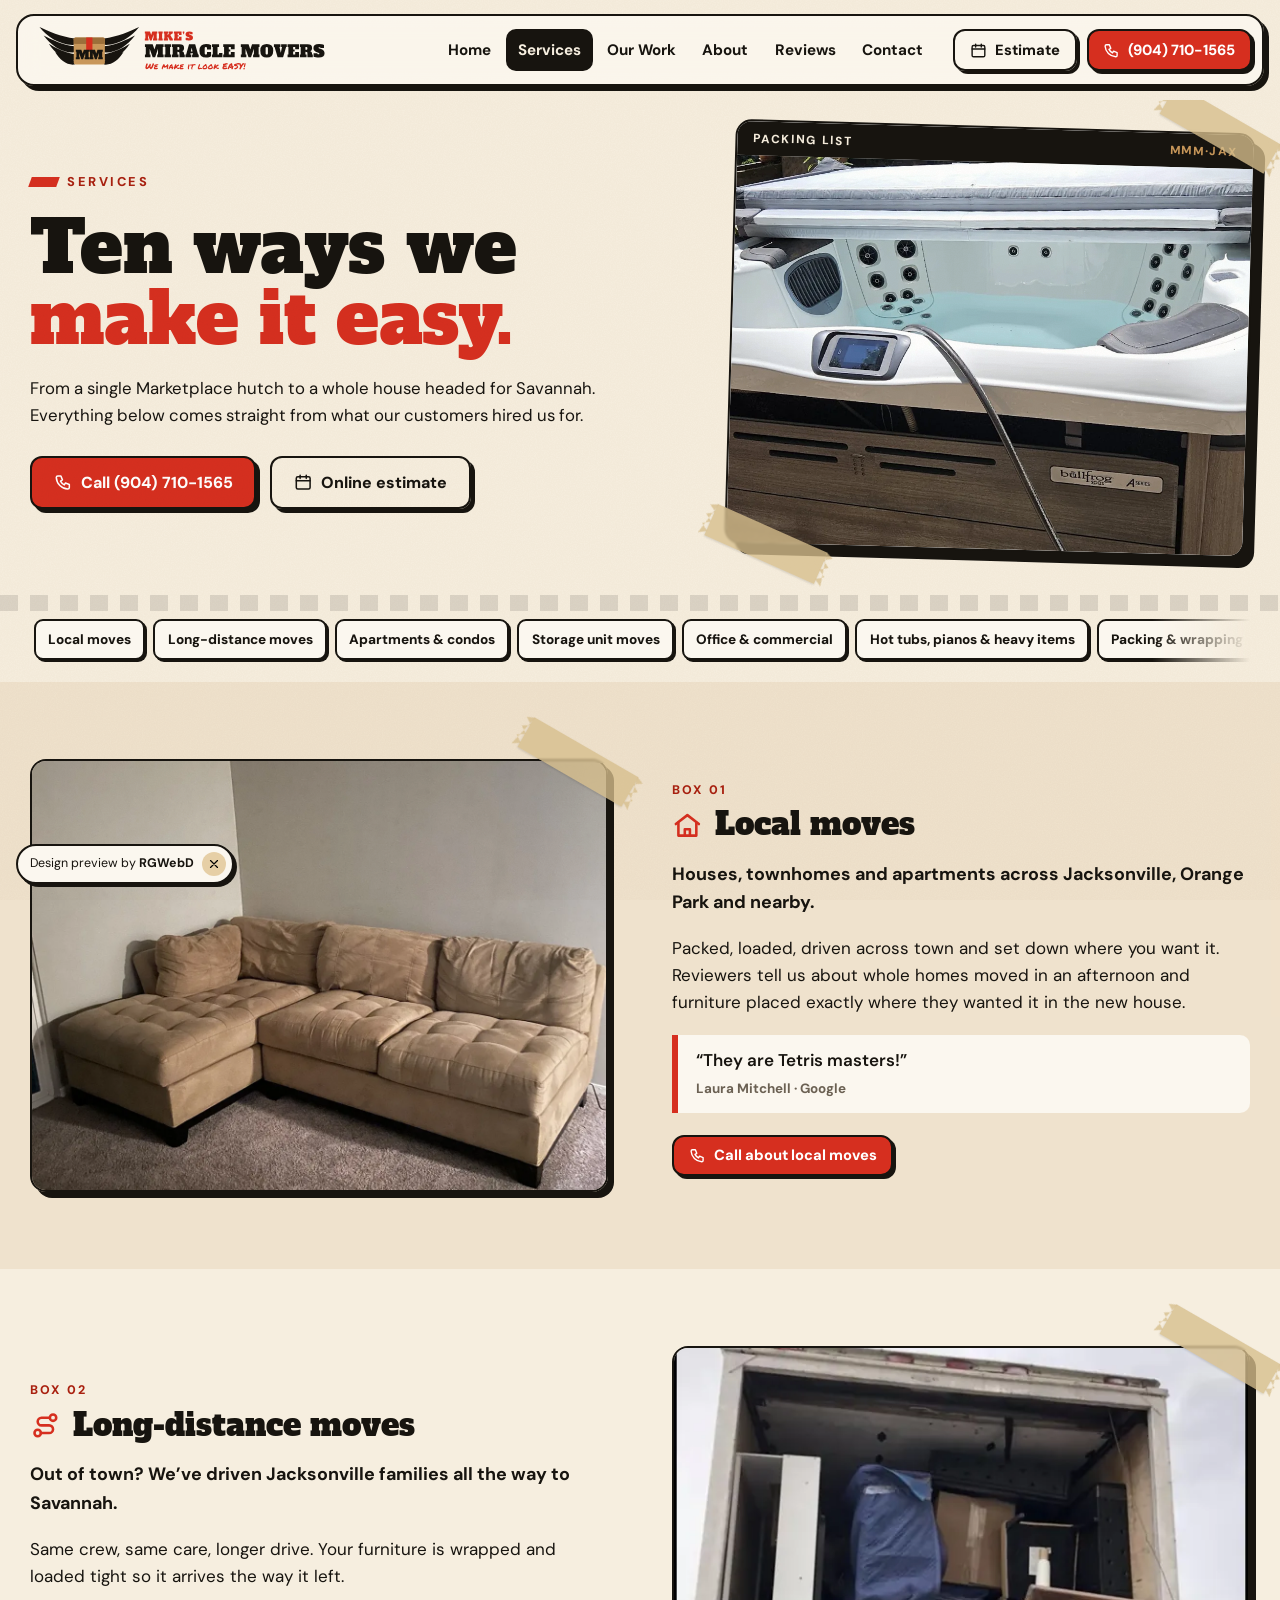
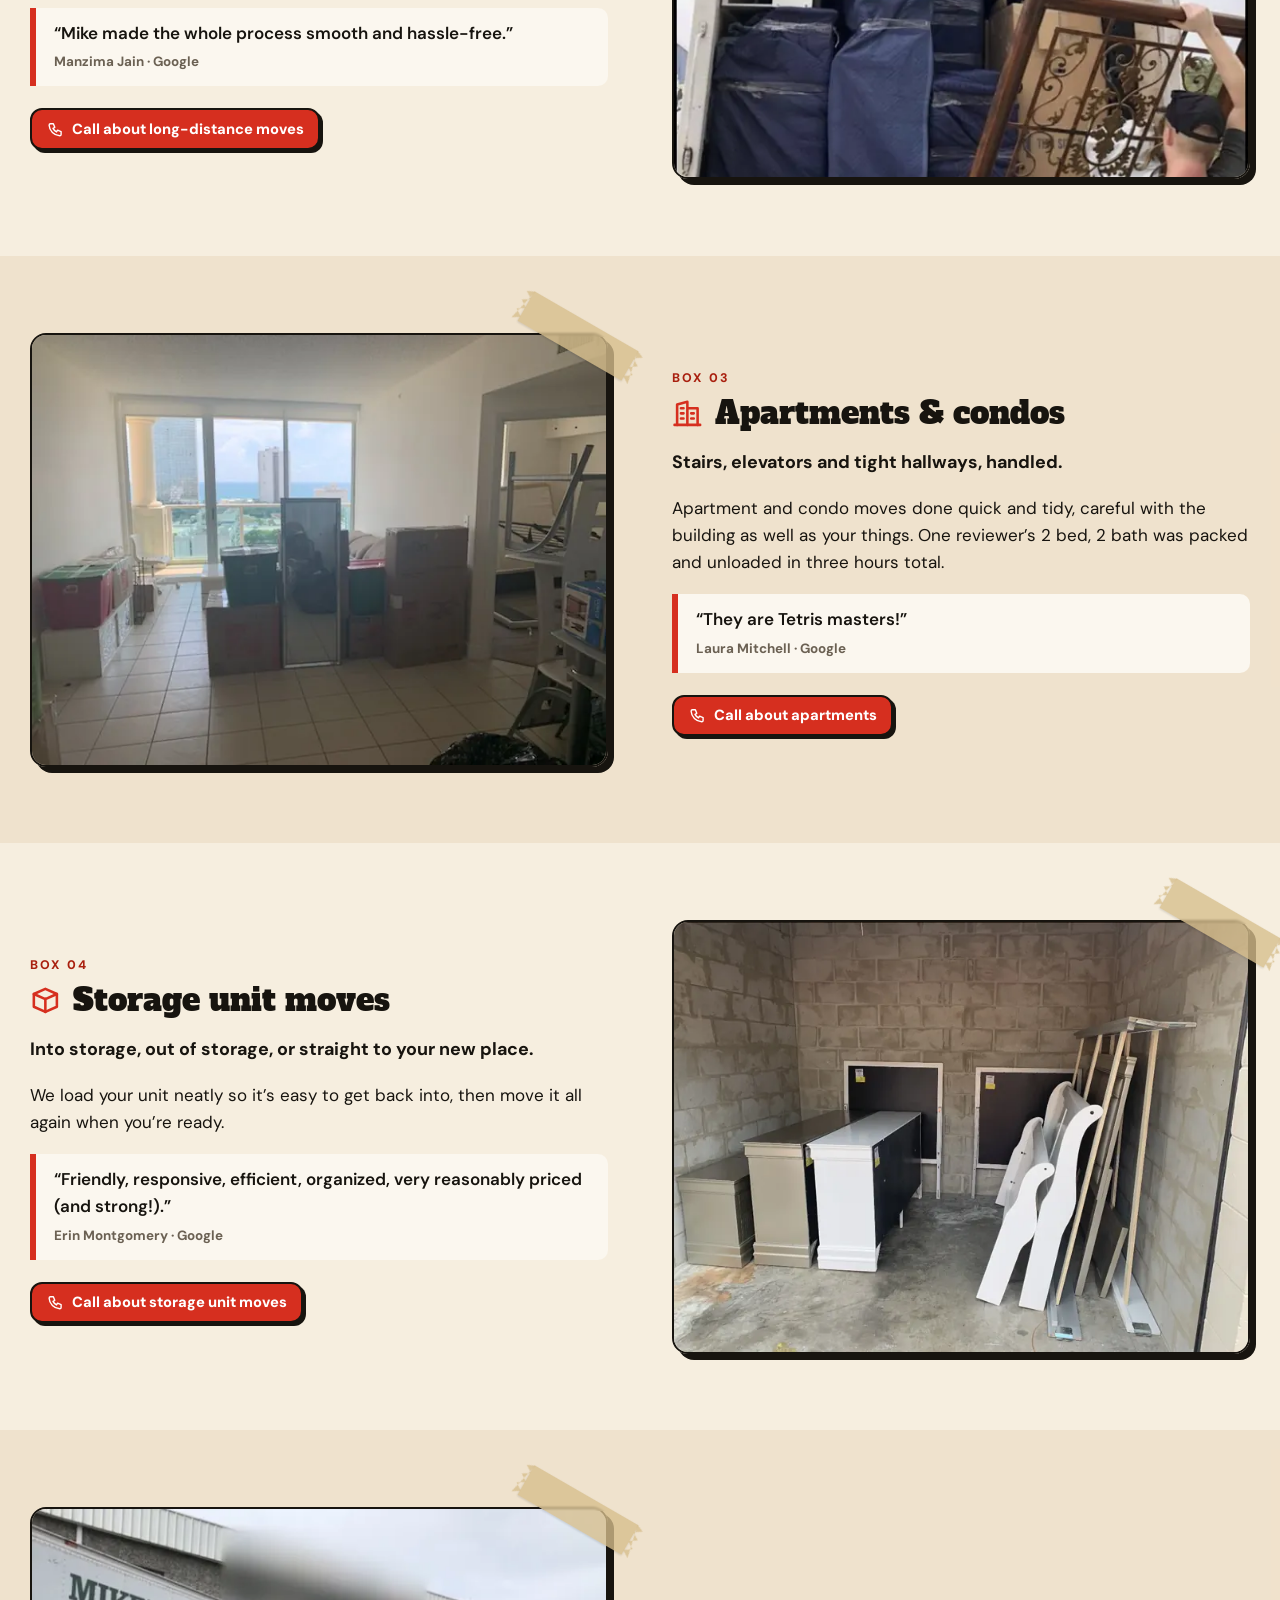
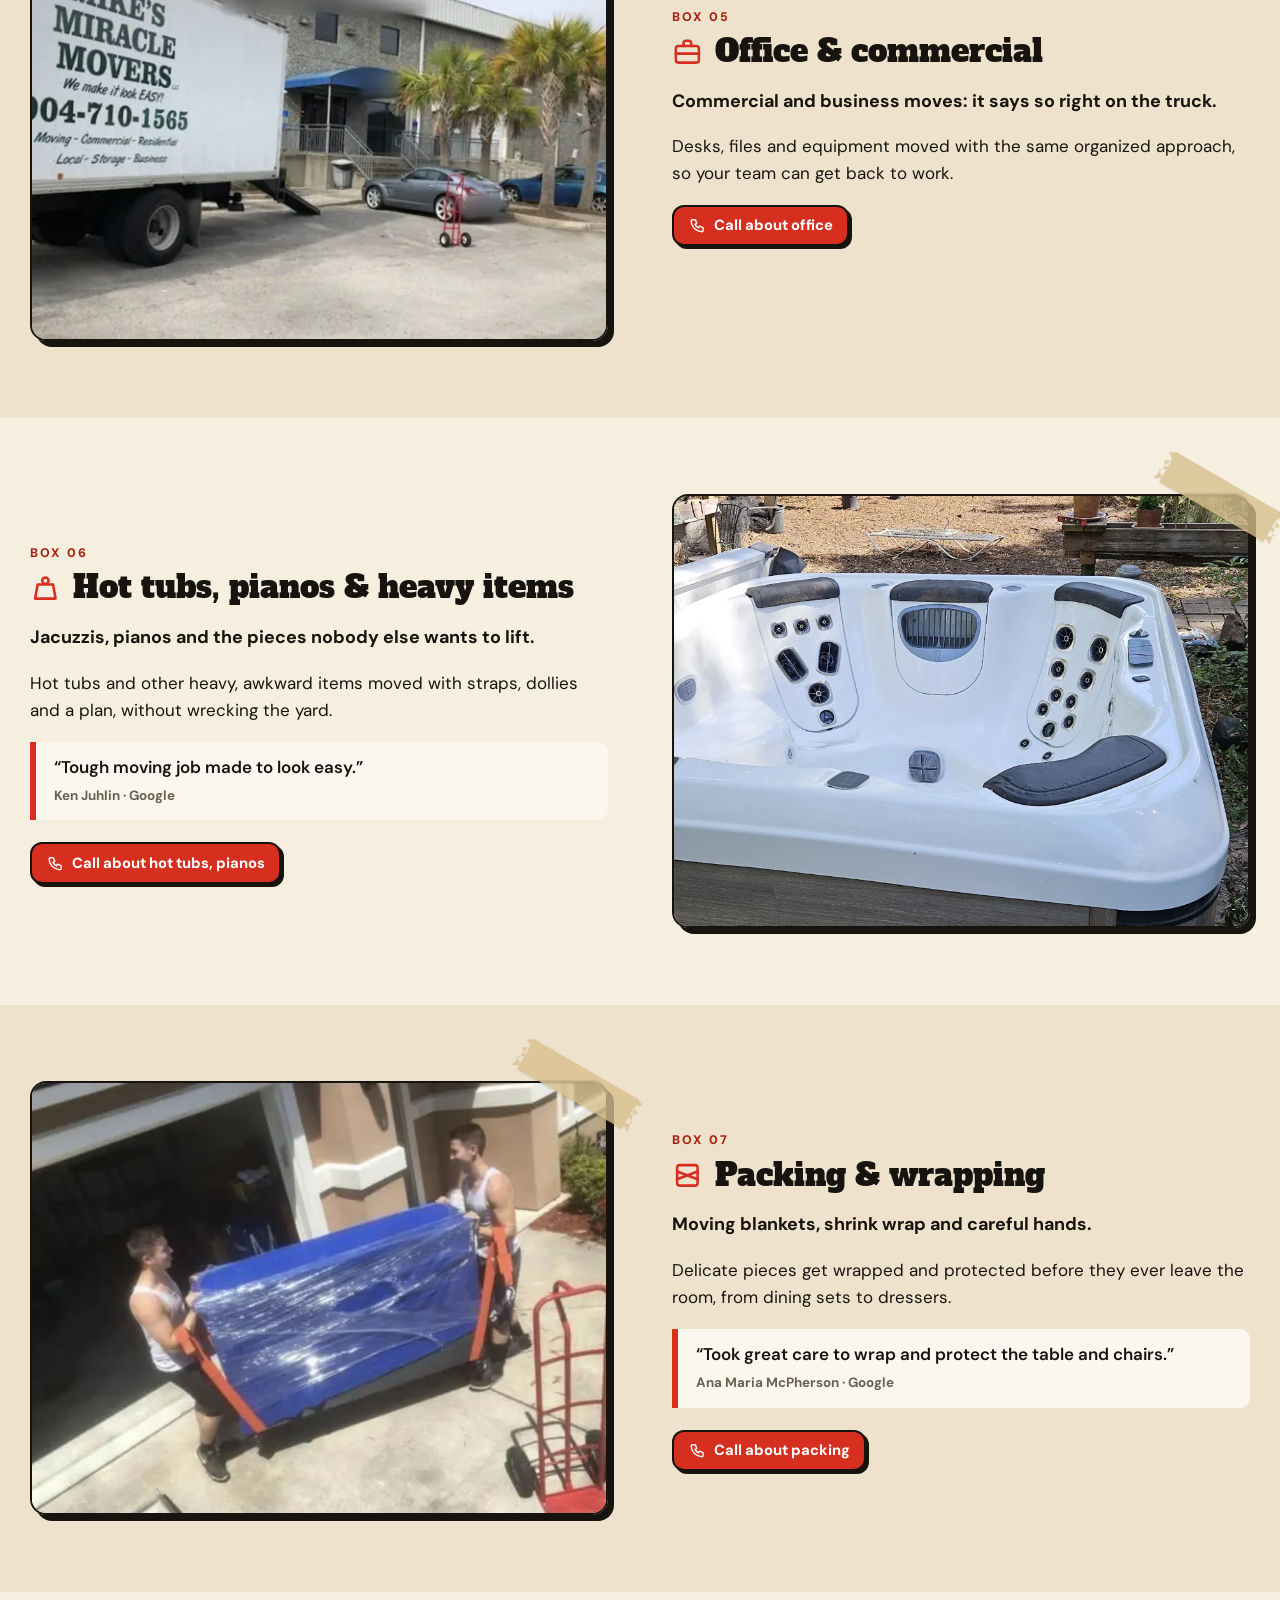
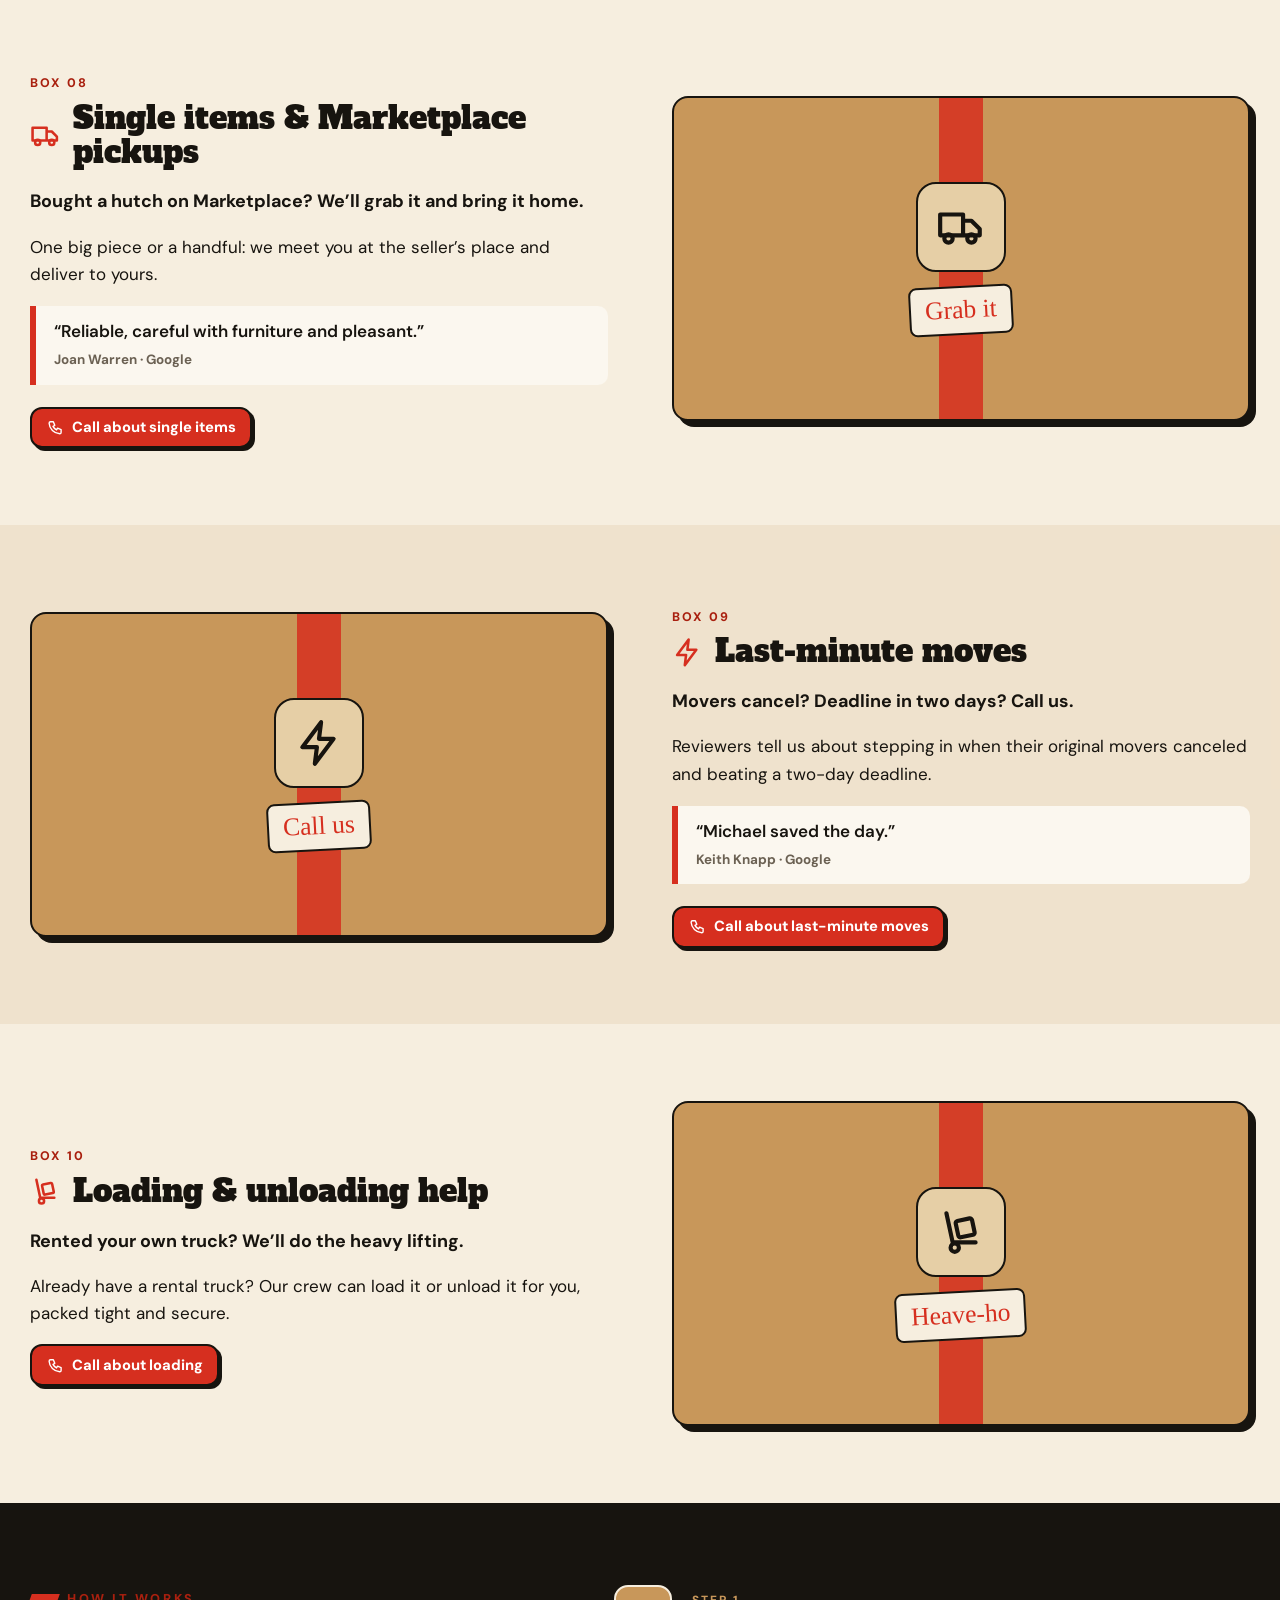
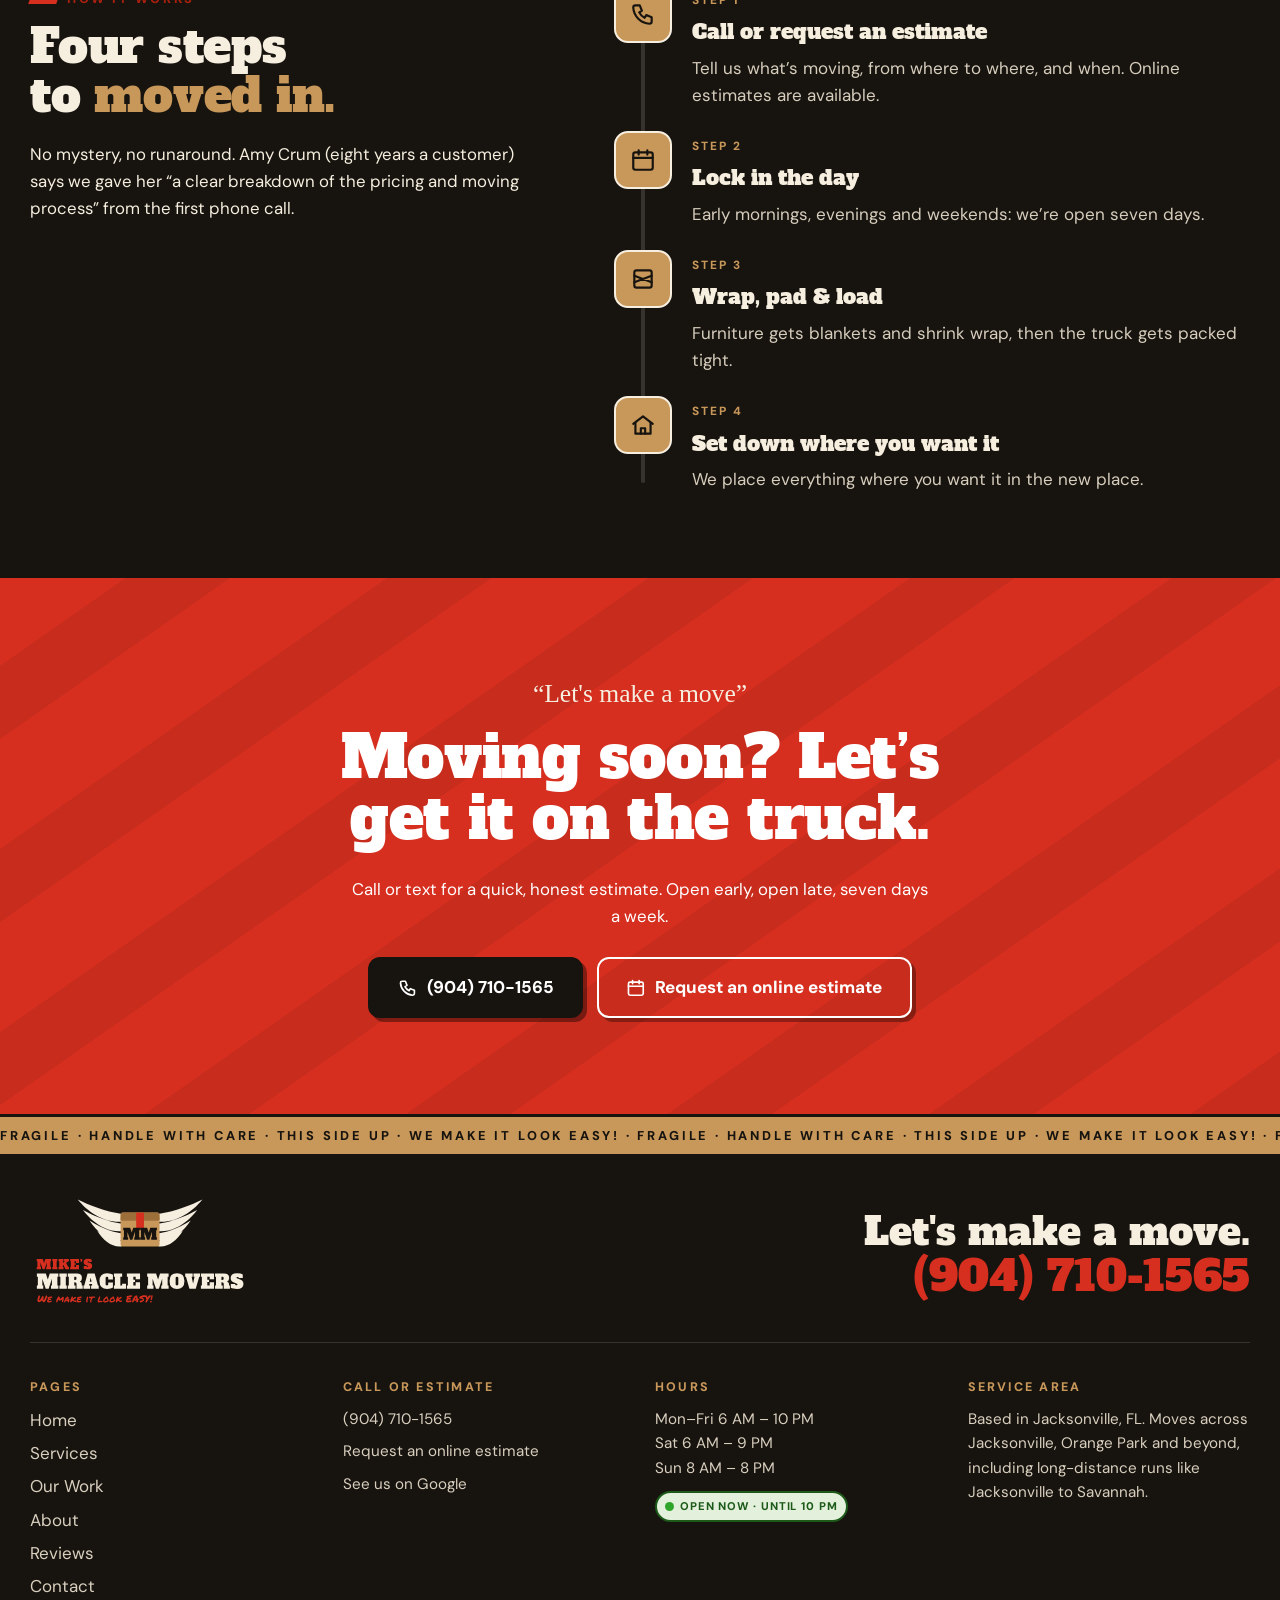
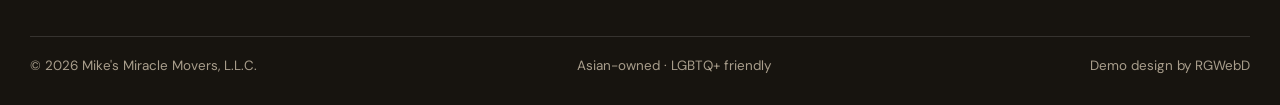
<file: services.html>
<!doctype html><html lang="en"><head><meta charset="utf-8">
<meta name="viewport" content="width=device-width,initial-scale=1,viewport-fit=cover">
<title>Moving Services in Jacksonville | Mike&#x27;s Miracle Movers</title><meta name="description" content="Local, long-distance, apartment, storage, office and commercial moves, hot tubs and heavy items, packing and wrapping, Marketplace pickups and loading help in Jacksonville, FL. Call (904) 710-1565.">
<link rel="canonical" href="https://rgwebd.github.io/mikesmiraclemovers-demo/services.html"><meta name="theme-color" content="#F6EEDF">
<meta property="og:type" content="website"><meta property="og:site_name" content="Mike&#x27;s Miracle Movers"><meta property="og:title" content="Moving Services in Jacksonville | Mike&#x27;s Miracle Movers"><meta property="og:description" content="Local, long-distance, apartment, storage, office and commercial moves, hot tubs and heavy items, packing and wrapping, Marketplace pickups and loading help in Jacksonville, FL. Call (904) 710-1565."><meta property="og:url" content="https://rgwebd.github.io/mikesmiraclemovers-demo/services.html"><meta property="og:image" content="https://rgwebd.github.io/mikesmiraclemovers-demo/img/og.jpg"><meta property="og:image:width" content="1200"><meta property="og:image:height" content="630"><meta property="og:locale" content="en_US">
<meta name="twitter:card" content="summary_large_image"><meta name="twitter:title" content="Moving Services in Jacksonville | Mike&#x27;s Miracle Movers"><meta name="twitter:description" content="Local, long-distance, apartment, storage, office and commercial moves, hot tubs and heavy items, packing and wrapping, Marketplace pickups and loading help in Jacksonville, FL. Call (904) 710-1565."><meta name="twitter:image" content="https://rgwebd.github.io/mikesmiraclemovers-demo/img/og.jpg">
<link rel="icon" href="favicon.svg" type="image/svg+xml"><link rel="icon" href="favicon.ico" sizes="any"><link rel="apple-touch-icon" href="apple-touch-icon.png">
<link rel="preconnect" href="https://fonts.googleapis.com"><link rel="preconnect" href="https://fonts.gstatic.com" crossorigin>
<link href="https://fonts.googleapis.com/css2?family=Alfa+Slab+One&family=DM+Sans:opsz,wght@9..40,400..800&family=Permanent+Marker&display=swap" rel="stylesheet">
<link rel="stylesheet" href="styles.css?v=1"><script type="application/ld+json">{"@context": "https://schema.org", "@type": "MovingCompany", "@id": "https://rgwebd.github.io/mikesmiraclemovers-demo/#business", "name": "Mike's Miracle Movers, L.L.C.", "alternateName": "Mike's Miracle Movers", "slogan": "We make it look EASY!", "description": "Jacksonville, Florida moving company: local, apartment, storage-unit, office and long-distance moves, packing and wrapping, hot tubs and heavy items, single-item pickups and loading help. Online estimates. Asian-owned and LGBTQ+ friendly.", "url": "https://rgwebd.github.io/mikesmiraclemovers-demo/", "telephone": "+19047101565", "image": "https://rgwebd.github.io/mikesmiraclemovers-demo/img/og.jpg", "logo": "https://rgwebd.github.io/mikesmiraclemovers-demo/brand/logo-stacked-light.svg", "address": {"@type": "PostalAddress", "addressLocality": "Jacksonville", "addressRegion": "FL", "addressCountry": "US"}, "areaServed": [{"@type": "City", "name": "Jacksonville, FL"}, {"@type": "City", "name": "Orange Park, FL"}], "openingHoursSpecification": [{"@type": "OpeningHoursSpecification", "dayOfWeek": "Sunday", "opens": "08:00", "closes": "20:00"}, {"@type": "OpeningHoursSpecification", "dayOfWeek": "Monday", "opens": "06:00", "closes": "22:00"}, {"@type": "OpeningHoursSpecification", "dayOfWeek": "Tuesday", "opens": "06:00", "closes": "22:00"}, {"@type": "OpeningHoursSpecification", "dayOfWeek": "Wednesday", "opens": "06:00", "closes": "22:00"}, {"@type": "OpeningHoursSpecification", "dayOfWeek": "Thursday", "opens": "06:00", "closes": "22:00"}, {"@type": "OpeningHoursSpecification", "dayOfWeek": "Friday", "opens": "06:00", "closes": "22:00"}, {"@type": "OpeningHoursSpecification", "dayOfWeek": "Saturday", "opens": "06:00", "closes": "21:00"}], "hasMap": "https://www.google.com/maps/place/Mike's+Miracle+Movers,+L.L.C./data=!4m6!3m5!1s0x88e5b436aa611997:0xbe6fd3cb3e9adc6e!8m2!3d30.2260024!4d-81.600999!16s%2Fg%2F11g6hv279f", "sameAs": ["https://www.google.com/maps/place/Mike's+Miracle+Movers,+L.L.C./data=!4m6!3m5!1s0x88e5b436aa611997:0xbe6fd3cb3e9adc6e!8m2!3d30.2260024!4d-81.600999!16s%2Fg%2F11g6hv279f"], "aggregateRating": {"@type": "AggregateRating", "ratingValue": "4.7", "reviewCount": "354", "bestRating": "5"}, "hasOfferCatalog": {"@type": "OfferCatalog", "name": "Moving services", "itemListElement": [{"@type": "Offer", "itemOffered": {"@type": "Service", "name": "Local moves", "description": "Houses, townhomes and apartments across Jacksonville, Orange Park and nearby."}}, {"@type": "Offer", "itemOffered": {"@type": "Service", "name": "Long-distance moves", "description": "Out of town? We’ve driven Jacksonville families all the way to Savannah."}}, {"@type": "Offer", "itemOffered": {"@type": "Service", "name": "Apartments & condos", "description": "Stairs, elevators and tight hallways, handled."}}, {"@type": "Offer", "itemOffered": {"@type": "Service", "name": "Storage unit moves", "description": "Into storage, out of storage, or straight to your new place."}}, {"@type": "Offer", "itemOffered": {"@type": "Service", "name": "Office & commercial", "description": "Commercial and business moves: it says so right on the truck."}}, {"@type": "Offer", "itemOffered": {"@type": "Service", "name": "Hot tubs, pianos & heavy items", "description": "Jacuzzis, pianos and the pieces nobody else wants to lift."}}, {"@type": "Offer", "itemOffered": {"@type": "Service", "name": "Packing & wrapping", "description": "Moving blankets, shrink wrap and careful hands."}}, {"@type": "Offer", "itemOffered": {"@type": "Service", "name": "Single items & Marketplace pickups", "description": "Bought a hutch on Marketplace? We’ll grab it and bring it home."}}, {"@type": "Offer", "itemOffered": {"@type": "Service", "name": "Last-minute moves", "description": "Movers cancel? Deadline in two days? Call us."}}, {"@type": "Offer", "itemOffered": {"@type": "Service", "name": "Loading & unloading help", "description": "Rented your own truck? We’ll do the heavy lifting."}}]}, "review": [{"@type": "Review", "author": {"@type": "Person", "name": "Manzima Jain"}, "reviewRating": {"@type": "Rating", "ratingValue": "5", "bestRating": "5"}, "reviewBody": "Mike did a fantastic job helping us move from Jacksonville to Savannah. He was professional, punctual, careful, and very helpful throughout the entire move. He handled our furniture and belongings with great care, and everything arrived safely.\nMoving to another city can be stressful, but Mike made the whole process smooth and hassle-free. I really appreciate his hard work and positive attitude.\nI would definitely recommend Mike to anyone looking for a reliable and trustworthy mover. Great service from start to finish!"}, {"@type": "Review", "author": {"@type": "Person", "name": "Laura Mitchell"}, "reviewRating": {"@type": "Rating", "ratingValue": "5", "bestRating": "5"}, "reviewBody": "Absolutely the BEST! Mike and his crew are amazing. They are fast and efficient amongst being gentle with your stuff. They are Tetris masters! Super friendly and professional. I have used them several times and will continue to do so!!  Moved my 2 bed 2 bath packed and unloaded in total 3 hours. The pricing is the most affordable and so worth it!!  Your back will thank you!!"}, {"@type": "Review", "author": {"@type": "Person", "name": "Keith Knapp"}, "reviewRating": {"@type": "Rating", "ratingValue": "5", "bestRating": "5"}, "reviewBody": "I highly recommend Michael and his moving company. When my original movers canceled last minute, Michael stepped in without hesitation. He was professional, responsive, and turned what could have been a stressful day into a seamless experience. His crew arrived promptly, worked efficiently, and handled my belongings with exceptional care—nothing was damaged. Michael remained calm and organized throughout, ensuring the move was smooth despite the short notice.\nIf you’re looking for reliability and top‑notch service, this is the company to call. Michael saved the day, and I’ll definitely be recommending Michael to anyone in need of movers."}, {"@type": "Review", "author": {"@type": "Person", "name": "Erin Montgomery"}, "reviewRating": {"@type": "Rating", "ratingValue": "5", "bestRating": "5"}, "reviewBody": "I’m so thankful a neighbor recommended Mike’s Miracle Movers to me! Mike and Chris moved my furniture and other belongings out of my townhome and into a storage unit. They were friendly, responsive, efficient, organized, very reasonably priced (and strong!). It gave me so much peace of mind knowing I had these 2 awesome guys taking care of my move, and I will most definitely hire them again to move me into a new home in the near future. Five stars all around for Mike and his team!"}, {"@type": "Review", "author": {"@type": "Person", "name": "Amy Crum"}, "reviewRating": {"@type": "Rating", "ratingValue": "5", "bestRating": "5"}, "reviewBody": "5/5 Stars - Excellent Service!\nI have used this company for 8 years!!! I recently hired Mike’s Miracle Movers for a local move, and I couldn’t be more impressed with their professionalism and efficiency. From the very first phone call, they were friendly, helpful, and provided a clear breakdown of the pricing and moving process.\nOn the day of the move, the crew arrived on time, ready to get started. They handled all of my furniture with care, wrapping delicate items and making sure everything was securely loaded onto the truck. I was especially impressed by how quickly they worked without sacrificing the quality of their service.\nThe move was completed smoothly, and everything arrived at the new location in perfect condition. The team was courteous and respectful throughout the entire process, and they made a typically stressful experience much easier.\nI highly recommend Mike’s Miracle Movers for anyone looking for a reliable and efficient moving company. Great service, competitive prices, and a job well done!"}, {"@type": "Review", "author": {"@type": "Person", "name": "Ken Juhlin"}, "reviewRating": {"@type": "Rating", "ratingValue": "5", "bestRating": "5"}, "reviewBody": "Mike came thru with a 2 day moving deadline. These guys showed up on time and ready to move the Jacuzzi to my house. Tough moving job made to look easy with Mike and crew. No damage to either yard/landscaping at both homes. Thanks"}, {"@type": "Review", "author": {"@type": "Person", "name": "Emily Vidal-Torres"}, "reviewRating": {"@type": "Rating", "ratingValue": "5", "bestRating": "5"}, "reviewBody": "I had an excellent experience with Mike and his team. From start to finish, the team was professional, efficient, and friendly. They arrived on time and handled all of our belongings with great care, making sure everything was transported safely. The movers worked quickly but without rushing, and they even went the extra mile to ensure that everything was placed exactly where I wanted it in the new house. The pricing was fair and transparent—no hidden fees or surprises. Highly recommend this moving company to anyone looking for reliable movers!"}, {"@type": "Review", "author": {"@type": "Person", "name": "Ana Maria McPherson"}, "reviewRating": {"@type": "Rating", "ratingValue": "5", "bestRating": "5"}, "reviewBody": "Mike and his crew did a fantastic job moving my dining room set. They showed up right when promised, took great care to wrap and protect the table and chairs, and made the whole process completely stress-free. Very polite, helpful, and professional throughout. Highly recommend Mike for any moving needs!"}, {"@type": "Review", "author": {"@type": "Person", "name": "Joan Warren"}, "reviewRating": {"@type": "Rating", "ratingValue": "5", "bestRating": "5"}, "reviewBody": "Moved a large hutch I purchased on Marketplace. Met at sellers home and delivered to mine. Reliable, careful with furniture and pleasant. Communication when obstacles delayed, but also patient when my route back delayed me. Would use their service again."}, {"@type": "Review", "author": {"@type": "Person", "name": "Jaiden Munger"}, "reviewRating": {"@type": "Rating", "ratingValue": "5", "bestRating": "5"}, "reviewBody": "We were recommended Mikes services & booked with him this past weekend to move. They arrived on time, were extremely efficient, & even moved more items than we had originally asked them to! We’re grateful for Mikes Movers and will definitely use them again for our next move!"}]}</script><script type="application/ld+json">{"@context": "https://schema.org", "@type": "BreadcrumbList", "itemListElement": [{"@type": "ListItem", "position": 1, "name": "Home", "item": "https://rgwebd.github.io/mikesmiraclemovers-demo/"}, {"@type": "ListItem", "position": 2, "name": "Services", "item": "https://rgwebd.github.io/mikesmiraclemovers-demo/services.html"}]}</script><script type="application/ld+json">{"@context": "https://schema.org", "@type": "ItemList", "itemListElement": [{"@type": "ListItem", "position": 1, "name": "Local moves", "url": "https://rgwebd.github.io/mikesmiraclemovers-demo/services.html#local"}, {"@type": "ListItem", "position": 2, "name": "Long-distance moves", "url": "https://rgwebd.github.io/mikesmiraclemovers-demo/services.html#long"}, {"@type": "ListItem", "position": 3, "name": "Apartments & condos", "url": "https://rgwebd.github.io/mikesmiraclemovers-demo/services.html#apt"}, {"@type": "ListItem", "position": 4, "name": "Storage unit moves", "url": "https://rgwebd.github.io/mikesmiraclemovers-demo/services.html#storage"}, {"@type": "ListItem", "position": 5, "name": "Office & commercial", "url": "https://rgwebd.github.io/mikesmiraclemovers-demo/services.html#office"}, {"@type": "ListItem", "position": 6, "name": "Hot tubs, pianos & heavy items", "url": "https://rgwebd.github.io/mikesmiraclemovers-demo/services.html#heavy"}, {"@type": "ListItem", "position": 7, "name": "Packing & wrapping", "url": "https://rgwebd.github.io/mikesmiraclemovers-demo/services.html#pack"}, {"@type": "ListItem", "position": 8, "name": "Single items & Marketplace pickups", "url": "https://rgwebd.github.io/mikesmiraclemovers-demo/services.html#single"}, {"@type": "ListItem", "position": 9, "name": "Last-minute moves", "url": "https://rgwebd.github.io/mikesmiraclemovers-demo/services.html#rush"}, {"@type": "ListItem", "position": 10, "name": "Loading & unloading help", "url": "https://rgwebd.github.io/mikesmiraclemovers-demo/services.html#load"}]}</script><script src="https://cosmiccallers.lovable.app/demo-track.js" data-demo="mikesmiraclemovers-demo" defer></script></head><body><a class="skip" href="#main">Skip to content</a><div class="tapebar" aria-hidden="true"><i></i></div>
<header class="nav"><div class="nav-in"><a class="brand" href="index.html" aria-label="Mike&#x27;s Miracle Movers home"><img src="brand/logo-horizontal-light.svg" alt="Mike&#x27;s Miracle Movers, L.L.C." width="400" height="92"></a>
<nav aria-label="Main"><ul><li><a href="index.html">Home</a></li><li><a href="services.html" aria-current=page>Services</a></li><li><a href="work.html">Our Work</a></li><li><a href="about.html">About</a></li><li><a href="reviews.html">Reviews</a></li><li><a href="contact.html">Contact</a></li></ul></nav>
<div class="acts"><a class="btn line sm" href="contact.html#estimate"><svg class="ic " viewBox="0 0 24 24" fill="none" stroke="currentColor" stroke-width="2" stroke-linecap="round" stroke-linejoin="round" aria-hidden="true"><rect x="3" y="5" width="18" height="16" rx="2"/><path d="M3 10h18M8 3v4M16 3v4"/></svg><span>Estimate</span></a><a class="btn red sm mag" href="tel:+19047101565"><svg class="ic " viewBox="0 0 24 24" fill="none" stroke="currentColor" stroke-width="2" stroke-linecap="round" stroke-linejoin="round" aria-hidden="true"><path d="M5 4h4l2 5-2.5 1.5a11 11 0 0 0 5 5L15 13l5 2v4a2 2 0 0 1-2 2A16 16 0 0 1 3 6a2 2 0 0 1 2-2"/></svg><span>(904) 710-1565</span></a></div>
<button class="menu-btn" aria-expanded="false" aria-controls="mmenu" aria-label="Open menu"><i></i><i></i></button></div></header>
<div class="mmenu" id="mmenu" aria-hidden="true"><nav aria-label="Mobile"><a class="mm-l" href="index.html" style="--d:0"><span>BOX 01</span>Home</a><a class="mm-l" href="services.html" aria-current=page style="--d:1"><span>BOX 02</span>Services</a><a class="mm-l" href="work.html" style="--d:2"><span>BOX 03</span>Our Work</a><a class="mm-l" href="about.html" style="--d:3"><span>BOX 04</span>About</a><a class="mm-l" href="reviews.html" style="--d:4"><span>BOX 05</span>Reviews</a><a class="mm-l" href="contact.html" style="--d:5"><span>BOX 06</span>Contact</a></nav>
<div class="mm-foot"><a class="btn red" href="tel:+19047101565"><svg class="ic " viewBox="0 0 24 24" fill="none" stroke="currentColor" stroke-width="2" stroke-linecap="round" stroke-linejoin="round" aria-hidden="true"><path d="M5 4h4l2 5-2.5 1.5a11 11 0 0 0 5 5L15 13l5 2v4a2 2 0 0 1-2 2A16 16 0 0 1 3 6a2 2 0 0 1 2-2"/></svg>Call (904) 710-1565</a><a class="btn line-l" href="contact.html#estimate"><svg class="ic " viewBox="0 0 24 24" fill="none" stroke="currentColor" stroke-width="2" stroke-linecap="round" stroke-linejoin="round" aria-hidden="true"><rect x="3" y="5" width="18" height="16" rx="2"/><path d="M3 10h18M8 3v4M16 3v4"/></svg>Get an online estimate</a></div></div><main id="main">
<section class="phero"><div class="wrap phero-in"><div class="ph-copy">
<span class="eyebrow">Services</span><h1 class="h1 split"><span class="ln"><span>Ten ways we <em>make it easy.</em></span></span></h1><p class="lede rv">From a single Marketplace hutch to a whole house headed for Savannah. Everything below comes straight from what our customers hired us for.</p>
<div class="cta-row rv"><a class="btn red mag" href="tel:+19047101565"><svg class="ic " viewBox="0 0 24 24" fill="none" stroke="currentColor" stroke-width="2" stroke-linecap="round" stroke-linejoin="round" aria-hidden="true"><path d="M5 4h4l2 5-2.5 1.5a11 11 0 0 0 5 5L15 13l5 2v4a2 2 0 0 1-2 2A16 16 0 0 1 3 6a2 2 0 0 1 2-2"/></svg>Call (904) 710-1565</a><a class="btn line" href="contact.html#estimate"><svg class="ic " viewBox="0 0 24 24" fill="none" stroke="currentColor" stroke-width="2" stroke-linecap="round" stroke-linejoin="round" aria-hidden="true"><rect x="3" y="5" width="18" height="16" rx="2"/><path d="M3 10h18M8 3v4M16 3v4"/></svg>Online estimate</a></div></div>
<figure class="ph-photo rv"><div class="label-card"><div class="lc-head"><span>PACKING LIST</span><span class="lc-code">MMM·JAX</span></div><img src="img/g11.webp" srcset="img/g11-s.webp 405w, img/g11.webp 901w" sizes="(max-width:860px) 92vw, 40vw" width="901" height="1600" alt="A hot tub moved into place on a back patio" fetchpriority="high"></div><span class="tape t1"></span><span class="tape t2"></span></figure></div></section>
<nav class="jump" aria-label="Jump to a service"><div class="wrap jump-in"><a href="#local">Local moves</a><a href="#long">Long-distance moves</a><a href="#apt">Apartments &amp; condos</a><a href="#storage">Storage unit moves</a><a href="#office">Office &amp; commercial</a><a href="#heavy">Hot tubs, pianos &amp; heavy items</a><a href="#pack">Packing &amp; wrapping</a><a href="#single">Single items &amp; Marketplace pickups</a><a href="#rush">Last-minute moves</a><a href="#load">Loading &amp; unloading help</a></div></nav>
<section class="sv" id="local" aria-labelledby="sv-local"><div class="wrap sv-in"><figure class="sv-img"><img src="img/g07.webp" srcset="img/g07-s.webp 540w, img/g07.webp 1200w" sizes="(max-width:860px) 92vw, 44vw" width="1200" height="1600" alt="Local moves" loading="lazy" decoding="async"><span class="tape t1"></span></figure>
<div class="sv-copy rv"><span class="sv-n">BOX 01</span><h2 class="h2s" id="sv-local"><svg class="ic " viewBox="0 0 24 24" fill="none" stroke="currentColor" stroke-width="2" stroke-linecap="round" stroke-linejoin="round" aria-hidden="true"><path d="M3 11l9-7 9 7"/><path d="M5 10v10h14V10"/><path d="M10 20v-5h4v5"/></svg>Local moves</h2><p class="sv-short">Houses, townhomes and apartments across Jacksonville, Orange Park and nearby.</p><p>Packed, loaded, driven across town and set down where you want it. Reviewers tell us about whole homes moved in an afternoon and furniture placed exactly where they wanted it in the new house.</p><blockquote class="sv-q"><p>“They are Tetris masters!”</p><cite>Laura Mitchell · Google</cite></blockquote>
<a class="btn red sm mag" href="tel:+19047101565"><svg class="ic " viewBox="0 0 24 24" fill="none" stroke="currentColor" stroke-width="2" stroke-linecap="round" stroke-linejoin="round" aria-hidden="true"><path d="M5 4h4l2 5-2.5 1.5a11 11 0 0 0 5 5L15 13l5 2v4a2 2 0 0 1-2 2A16 16 0 0 1 3 6a2 2 0 0 1 2-2"/></svg>Call about local moves</a></div></div></section><section class="sv flip" id="long" aria-labelledby="sv-long"><div class="wrap sv-in"><figure class="sv-img"><img src="img/g04.webp" srcset="img/g04-s.webp 592w, img/g04.webp 1284w" sizes="(max-width:860px) 92vw, 44vw" width="1284" height="1562" alt="Long-distance moves" loading="lazy" decoding="async"><span class="tape t1"></span></figure>
<div class="sv-copy rv"><span class="sv-n">BOX 02</span><h2 class="h2s" id="sv-long"><svg class="ic " viewBox="0 0 24 24" fill="none" stroke="currentColor" stroke-width="2" stroke-linecap="round" stroke-linejoin="round" aria-hidden="true"><circle cx="6" cy="18" r="2.5"/><circle cx="18" cy="6" r="2.5"/><path d="M8.5 18H15a3 3 0 0 0 0-6H9a3 3 0 0 1 0-6h6.5"/></svg>Long-distance moves</h2><p class="sv-short">Out of town? We’ve driven Jacksonville families all the way to Savannah.</p><p>Same crew, same care, longer drive. Your furniture is wrapped and loaded tight so it arrives the way it left.</p><blockquote class="sv-q"><p>“Mike made the whole process smooth and hassle-free.”</p><cite>Manzima Jain · Google</cite></blockquote>
<a class="btn red sm mag" href="tel:+19047101565"><svg class="ic " viewBox="0 0 24 24" fill="none" stroke="currentColor" stroke-width="2" stroke-linecap="round" stroke-linejoin="round" aria-hidden="true"><path d="M5 4h4l2 5-2.5 1.5a11 11 0 0 0 5 5L15 13l5 2v4a2 2 0 0 1-2 2A16 16 0 0 1 3 6a2 2 0 0 1 2-2"/></svg>Call about long-distance moves</a></div></div></section><section class="sv" id="apt" aria-labelledby="sv-apt"><div class="wrap sv-in"><figure class="sv-img"><img src="img/g09.webp" srcset="img/g09-s.webp 640w, img/g09.webp 640w" sizes="(max-width:860px) 92vw, 44vw" width="640" height="480" alt="Apartments &amp; condos" loading="lazy" decoding="async"><span class="tape t1"></span></figure>
<div class="sv-copy rv"><span class="sv-n">BOX 03</span><h2 class="h2s" id="sv-apt"><svg class="ic " viewBox="0 0 24 24" fill="none" stroke="currentColor" stroke-width="2" stroke-linecap="round" stroke-linejoin="round" aria-hidden="true"><path d="M4 21V5l8-2v18M12 8h8v13"/><path d="M7 8h2M7 12h2M7 16h2M15 12h2M15 16h2M2 21h20"/></svg>Apartments &amp; condos</h2><p class="sv-short">Stairs, elevators and tight hallways, handled.</p><p>Apartment and condo moves done quick and tidy, careful with the building as well as your things. One reviewer’s 2 bed, 2 bath was packed and unloaded in three hours total.</p><blockquote class="sv-q"><p>“They are Tetris masters!”</p><cite>Laura Mitchell · Google</cite></blockquote>
<a class="btn red sm mag" href="tel:+19047101565"><svg class="ic " viewBox="0 0 24 24" fill="none" stroke="currentColor" stroke-width="2" stroke-linecap="round" stroke-linejoin="round" aria-hidden="true"><path d="M5 4h4l2 5-2.5 1.5a11 11 0 0 0 5 5L15 13l5 2v4a2 2 0 0 1-2 2A16 16 0 0 1 3 6a2 2 0 0 1 2-2"/></svg>Call about apartments</a></div></div></section><section class="sv flip" id="storage" aria-labelledby="sv-storage"><div class="wrap sv-in"><figure class="sv-img"><img src="img/g06.webp" srcset="img/g06-s.webp 720w, img/g06.webp 1242w" sizes="(max-width:860px) 92vw, 44vw" width="1242" height="932" alt="Storage unit moves" loading="lazy" decoding="async"><span class="tape t1"></span></figure>
<div class="sv-copy rv"><span class="sv-n">BOX 04</span><h2 class="h2s" id="sv-storage"><svg class="ic " viewBox="0 0 24 24" fill="none" stroke="currentColor" stroke-width="2" stroke-linecap="round" stroke-linejoin="round" aria-hidden="true"><path d="M3 7l9-4 9 4v10l-9 4-9-4z"/><path d="M3 7l9 4 9-4M12 11v10"/></svg>Storage unit moves</h2><p class="sv-short">Into storage, out of storage, or straight to your new place.</p><p>We load your unit neatly so it’s easy to get back into, then move it all again when you’re ready.</p><blockquote class="sv-q"><p>“Friendly, responsive, efficient, organized, very reasonably priced (and strong!).”</p><cite>Erin Montgomery · Google</cite></blockquote>
<a class="btn red sm mag" href="tel:+19047101565"><svg class="ic " viewBox="0 0 24 24" fill="none" stroke="currentColor" stroke-width="2" stroke-linecap="round" stroke-linejoin="round" aria-hidden="true"><path d="M5 4h4l2 5-2.5 1.5a11 11 0 0 0 5 5L15 13l5 2v4a2 2 0 0 1-2 2A16 16 0 0 1 3 6a2 2 0 0 1 2-2"/></svg>Call about storage unit moves</a></div></div></section><section class="sv" id="office" aria-labelledby="sv-office"><div class="wrap sv-in"><figure class="sv-img"><img src="img/g02.webp" srcset="img/g02-s.webp 720w, img/g02.webp 1264w" sizes="(max-width:860px) 92vw, 44vw" width="1264" height="784" alt="Office &amp; commercial" loading="lazy" decoding="async"><span class="tape t1"></span></figure>
<div class="sv-copy rv"><span class="sv-n">BOX 05</span><h2 class="h2s" id="sv-office"><svg class="ic " viewBox="0 0 24 24" fill="none" stroke="currentColor" stroke-width="2" stroke-linecap="round" stroke-linejoin="round" aria-hidden="true"><rect x="3" y="7" width="18" height="13" rx="2"/><path d="M9 7V5a2 2 0 0 1 2-2h2a2 2 0 0 1 2 2v2M3 13h18"/></svg>Office &amp; commercial</h2><p class="sv-short">Commercial and business moves: it says so right on the truck.</p><p>Desks, files and equipment moved with the same organized approach, so your team can get back to work.</p>
<a class="btn red sm mag" href="tel:+19047101565"><svg class="ic " viewBox="0 0 24 24" fill="none" stroke="currentColor" stroke-width="2" stroke-linecap="round" stroke-linejoin="round" aria-hidden="true"><path d="M5 4h4l2 5-2.5 1.5a11 11 0 0 0 5 5L15 13l5 2v4a2 2 0 0 1-2 2A16 16 0 0 1 3 6a2 2 0 0 1 2-2"/></svg>Call about office</a></div></div></section><section class="sv flip" id="heavy" aria-labelledby="sv-heavy"><div class="wrap sv-in"><figure class="sv-img"><img src="img/g03.webp" srcset="img/g03-s.webp 405w, img/g03.webp 901w" sizes="(max-width:860px) 92vw, 44vw" width="901" height="1600" alt="Hot tubs, pianos &amp; heavy items" loading="lazy" decoding="async"><span class="tape t1"></span></figure>
<div class="sv-copy rv"><span class="sv-n">BOX 06</span><h2 class="h2s" id="sv-heavy"><svg class="ic " viewBox="0 0 24 24" fill="none" stroke="currentColor" stroke-width="2" stroke-linecap="round" stroke-linejoin="round" aria-hidden="true"><path d="M6 9h12l2 11H4z"/><circle cx="12" cy="6" r="2.5"/></svg>Hot tubs, pianos &amp; heavy items</h2><p class="sv-short">Jacuzzis, pianos and the pieces nobody else wants to lift.</p><p>Hot tubs and other heavy, awkward items moved with straps, dollies and a plan, without wrecking the yard.</p><blockquote class="sv-q"><p>“Tough moving job made to look easy.”</p><cite>Ken Juhlin · Google</cite></blockquote>
<a class="btn red sm mag" href="tel:+19047101565"><svg class="ic " viewBox="0 0 24 24" fill="none" stroke="currentColor" stroke-width="2" stroke-linecap="round" stroke-linejoin="round" aria-hidden="true"><path d="M5 4h4l2 5-2.5 1.5a11 11 0 0 0 5 5L15 13l5 2v4a2 2 0 0 1-2 2A16 16 0 0 1 3 6a2 2 0 0 1 2-2"/></svg>Call about hot tubs, pianos</a></div></div></section><section class="sv" id="pack" aria-labelledby="sv-pack"><div class="wrap sv-in"><figure class="sv-img"><img src="img/g05.webp" srcset="img/g05-s.webp 720w, img/g05.webp 1284w" sizes="(max-width:860px) 92vw, 44vw" width="1284" height="919" alt="Packing &amp; wrapping" loading="lazy" decoding="async"><span class="tape t1"></span></figure>
<div class="sv-copy rv"><span class="sv-n">BOX 07</span><h2 class="h2s" id="sv-pack"><svg class="ic " viewBox="0 0 24 24" fill="none" stroke="currentColor" stroke-width="2" stroke-linecap="round" stroke-linejoin="round" aria-hidden="true"><rect x="4" y="4" width="16" height="16" rx="2"/><path d="M4 9l16 6M4 15l16-6"/></svg>Packing &amp; wrapping</h2><p class="sv-short">Moving blankets, shrink wrap and careful hands.</p><p>Delicate pieces get wrapped and protected before they ever leave the room, from dining sets to dressers.</p><blockquote class="sv-q"><p>“Took great care to wrap and protect the table and chairs.”</p><cite>Ana Maria McPherson · Google</cite></blockquote>
<a class="btn red sm mag" href="tel:+19047101565"><svg class="ic " viewBox="0 0 24 24" fill="none" stroke="currentColor" stroke-width="2" stroke-linecap="round" stroke-linejoin="round" aria-hidden="true"><path d="M5 4h4l2 5-2.5 1.5a11 11 0 0 0 5 5L15 13l5 2v4a2 2 0 0 1-2 2A16 16 0 0 1 3 6a2 2 0 0 1 2-2"/></svg>Call about packing</a></div></div></section><section class="sv flip noimg" id="single" aria-labelledby="sv-single"><div class="wrap sv-in"><div class="sv-ic" aria-hidden="true"><svg class="ic " viewBox="0 0 24 24" fill="none" stroke="currentColor" stroke-width="2" stroke-linecap="round" stroke-linejoin="round" aria-hidden="true"><path d="M2 6h11v10H2zM13 9h4l4 4v3h-8z"/><circle cx="6" cy="17.5" r="2"/><circle cx="17" cy="17.5" r="2"/></svg><span class="marker">Grab it</span></div>
<div class="sv-copy rv"><span class="sv-n">BOX 08</span><h2 class="h2s" id="sv-single"><svg class="ic " viewBox="0 0 24 24" fill="none" stroke="currentColor" stroke-width="2" stroke-linecap="round" stroke-linejoin="round" aria-hidden="true"><path d="M2 6h11v10H2zM13 9h4l4 4v3h-8z"/><circle cx="6" cy="17.5" r="2"/><circle cx="17" cy="17.5" r="2"/></svg>Single items &amp; Marketplace pickups</h2><p class="sv-short">Bought a hutch on Marketplace? We’ll grab it and bring it home.</p><p>One big piece or a handful: we meet you at the seller’s place and deliver to yours.</p><blockquote class="sv-q"><p>“Reliable, careful with furniture and pleasant.”</p><cite>Joan Warren · Google</cite></blockquote>
<a class="btn red sm mag" href="tel:+19047101565"><svg class="ic " viewBox="0 0 24 24" fill="none" stroke="currentColor" stroke-width="2" stroke-linecap="round" stroke-linejoin="round" aria-hidden="true"><path d="M5 4h4l2 5-2.5 1.5a11 11 0 0 0 5 5L15 13l5 2v4a2 2 0 0 1-2 2A16 16 0 0 1 3 6a2 2 0 0 1 2-2"/></svg>Call about single items</a></div></div></section><section class="sv noimg" id="rush" aria-labelledby="sv-rush"><div class="wrap sv-in"><div class="sv-ic" aria-hidden="true"><svg class="ic " viewBox="0 0 24 24" fill="none" stroke="currentColor" stroke-width="2" stroke-linecap="round" stroke-linejoin="round" aria-hidden="true"><path d="M13 2L4 14h7l-1 8 9-12h-7z"/></svg><span class="marker">Call us</span></div>
<div class="sv-copy rv"><span class="sv-n">BOX 09</span><h2 class="h2s" id="sv-rush"><svg class="ic " viewBox="0 0 24 24" fill="none" stroke="currentColor" stroke-width="2" stroke-linecap="round" stroke-linejoin="round" aria-hidden="true"><path d="M13 2L4 14h7l-1 8 9-12h-7z"/></svg>Last-minute moves</h2><p class="sv-short">Movers cancel? Deadline in two days? Call us.</p><p>Reviewers tell us about stepping in when their original movers canceled and beating a two-day deadline.</p><blockquote class="sv-q"><p>“Michael saved the day.”</p><cite>Keith Knapp · Google</cite></blockquote>
<a class="btn red sm mag" href="tel:+19047101565"><svg class="ic " viewBox="0 0 24 24" fill="none" stroke="currentColor" stroke-width="2" stroke-linecap="round" stroke-linejoin="round" aria-hidden="true"><path d="M5 4h4l2 5-2.5 1.5a11 11 0 0 0 5 5L15 13l5 2v4a2 2 0 0 1-2 2A16 16 0 0 1 3 6a2 2 0 0 1 2-2"/></svg>Call about last-minute moves</a></div></div></section><section class="sv flip noimg" id="load" aria-labelledby="sv-load"><div class="wrap sv-in"><div class="sv-ic" aria-hidden="true"><svg class="ic " viewBox="0 0 24 24" fill="none" stroke="currentColor" stroke-width="2" stroke-linecap="round" stroke-linejoin="round" aria-hidden="true"><path d="M5 3l3 14h11"/><circle cx="9" cy="19.5" r="2"/><rect x="10" y="6" width="8" height="8" rx="1" transform="rotate(-12 14 10)"/></svg><span class="marker">Heave-ho</span></div>
<div class="sv-copy rv"><span class="sv-n">BOX 10</span><h2 class="h2s" id="sv-load"><svg class="ic " viewBox="0 0 24 24" fill="none" stroke="currentColor" stroke-width="2" stroke-linecap="round" stroke-linejoin="round" aria-hidden="true"><path d="M5 3l3 14h11"/><circle cx="9" cy="19.5" r="2"/><rect x="10" y="6" width="8" height="8" rx="1" transform="rotate(-12 14 10)"/></svg>Loading &amp; unloading help</h2><p class="sv-short">Rented your own truck? We’ll do the heavy lifting.</p><p>Already have a rental truck? Our crew can load it or unload it for you, packed tight and secure.</p>
<a class="btn red sm mag" href="tel:+19047101565"><svg class="ic " viewBox="0 0 24 24" fill="none" stroke="currentColor" stroke-width="2" stroke-linecap="round" stroke-linejoin="round" aria-hidden="true"><path d="M5 4h4l2 5-2.5 1.5a11 11 0 0 0 5 5L15 13l5 2v4a2 2 0 0 1-2 2A16 16 0 0 1 3 6a2 2 0 0 1 2-2"/></svg>Call about loading</a></div></div></section>
<section class="sec how" aria-labelledby="how-h"><div class="wrap how-in"><div><span class="eyebrow rv">How it works</span><h2 class="h2 split" id="how-h"><span class="ln"><span>Four steps to <em>moved in.</em></span></span></h2><p class="lede rv">No mystery, no runaround. Amy Crum (eight years a customer) says we gave her “a clear breakdown of the pricing and moving process” from the first phone call.</p></div>
<ol class="steps"><li class="step rv" style="--d:0"><span class="st-dot"><svg class="ic " viewBox="0 0 24 24" fill="none" stroke="currentColor" stroke-width="2" stroke-linecap="round" stroke-linejoin="round" aria-hidden="true"><path d="M5 4h4l2 5-2.5 1.5a11 11 0 0 0 5 5L15 13l5 2v4a2 2 0 0 1-2 2A16 16 0 0 1 3 6a2 2 0 0 1 2-2"/></svg></span><div><span class="st-n">Step 1</span><h3>Call or request an estimate</h3><p>Tell us what’s moving, from where to where, and when. Online estimates are available.</p></div></li><li class="step rv" style="--d:1"><span class="st-dot"><svg class="ic " viewBox="0 0 24 24" fill="none" stroke="currentColor" stroke-width="2" stroke-linecap="round" stroke-linejoin="round" aria-hidden="true"><rect x="3" y="5" width="18" height="16" rx="2"/><path d="M3 10h18M8 3v4M16 3v4"/></svg></span><div><span class="st-n">Step 2</span><h3>Lock in the day</h3><p>Early mornings, evenings and weekends: we’re open seven days.</p></div></li><li class="step rv" style="--d:2"><span class="st-dot"><svg class="ic " viewBox="0 0 24 24" fill="none" stroke="currentColor" stroke-width="2" stroke-linecap="round" stroke-linejoin="round" aria-hidden="true"><rect x="4" y="4" width="16" height="16" rx="2"/><path d="M4 9l16 6M4 15l16-6"/></svg></span><div><span class="st-n">Step 3</span><h3>Wrap, pad &amp; load</h3><p>Furniture gets blankets and shrink wrap, then the truck gets packed tight.</p></div></li><li class="step rv" style="--d:3"><span class="st-dot"><svg class="ic " viewBox="0 0 24 24" fill="none" stroke="currentColor" stroke-width="2" stroke-linecap="round" stroke-linejoin="round" aria-hidden="true"><path d="M3 11l9-7 9 7"/><path d="M5 10v10h14V10"/><path d="M10 20v-5h4v5"/></svg></span><div><span class="st-n">Step 4</span><h3>Set down where you want it</h3><p>We place everything where you want it in the new place.</p></div></li></ol></div></section>
<section class="cta" aria-labelledby="cta-h"><div class="cta-tape" aria-hidden="true"></div><div class="wrap cta-in">
<span class="marker rv">“Let's make a move”</span><h2 class="h2 split" id="cta-h"><span class="ln"><span>Moving soon? Let’s get it on the truck.</span></span></h2>
<p class="lede rv">Call or text for a quick, honest estimate. Open early, open late, seven days a week.</p>
<div class="cta-row rv"><a class="btn ink xl mag" href="tel:+19047101565"><svg class="ic " viewBox="0 0 24 24" fill="none" stroke="currentColor" stroke-width="2" stroke-linecap="round" stroke-linejoin="round" aria-hidden="true"><path d="M5 4h4l2 5-2.5 1.5a11 11 0 0 0 5 5L15 13l5 2v4a2 2 0 0 1-2 2A16 16 0 0 1 3 6a2 2 0 0 1 2-2"/></svg>(904) 710-1565</a><a class="btn line-l xl" href="contact.html#estimate"><svg class="ic " viewBox="0 0 24 24" fill="none" stroke="currentColor" stroke-width="2" stroke-linecap="round" stroke-linejoin="round" aria-hidden="true"><rect x="3" y="5" width="18" height="16" rx="2"/><path d="M3 10h18M8 3v4M16 3v4"/></svg>Request an online estimate</a></div></div></section></main><footer class="foot"><div class="tape-strip" aria-hidden="true"><span>FRAGILE · HANDLE WITH CARE · THIS SIDE UP · WE MAKE IT LOOK EASY! · FRAGILE · HANDLE WITH CARE · THIS SIDE UP · WE MAKE IT LOOK EASY! · FRAGILE · HANDLE WITH CARE · THIS SIDE UP · WE MAKE IT LOOK EASY! · FRAGILE · HANDLE WITH CARE · THIS SIDE UP · WE MAKE IT LOOK EASY! · FRAGILE · HANDLE WITH CARE · THIS SIDE UP · WE MAKE IT LOOK EASY! · FRAGILE · HANDLE WITH CARE · THIS SIDE UP · WE MAKE IT LOOK EASY! · </span></div><div class="wrap">
<div class="foot-top"><img src="brand/logo-stacked-dark.svg" alt="Mike&#x27;s Miracle Movers, L.L.C." width="300" height="200" loading="lazy" class="foot-logo">
<p class="foot-big">Let's make a move.<a href="tel:+19047101565">(904) 710-1565</a></p></div>
<div class="foot-grid">
<div><h3>Pages</h3><ul><li><a href="index.html">Home</a></li><li><a href="services.html">Services</a></li><li><a href="work.html">Our Work</a></li><li><a href="about.html">About</a></li><li><a href="reviews.html">Reviews</a></li><li><a href="contact.html">Contact</a></li></ul></div>
<div><h3>Call or estimate</h3><p><a href="tel:+19047101565">(904) 710-1565</a></p><p><a href="contact.html#estimate">Request an online estimate</a></p><p><a href="https://maps.app.goo.gl/jXwExXL5nJ8bVdNc8" rel="noopener" target="_blank">See us on Google</a></p></div>
<div><h3>Hours</h3><p>Mon–Fri 6 AM – 10 PM<br>Sat 6 AM – 9 PM<br>Sun 8 AM – 8 PM</p><p><span class="live sm" data-live><i></i><span>Hours today</span></span></p></div>
<div><h3>Service area</h3><p>Based in Jacksonville, FL. Moves across Jacksonville, Orange Park and beyond, including long-distance runs like Jacksonville to Savannah.</p></div>
</div>
<div class="foot-bot"><span>© 2026 Mike&#x27;s Miracle Movers, L.L.C.</span><span>Asian-owned · LGBTQ+ friendly</span><span>Demo design by RGWebD</span></div></div></footer>
<div class="mbar"><a href="tel:+19047101565" class="btn red"><svg class="ic " viewBox="0 0 24 24" fill="none" stroke="currentColor" stroke-width="2" stroke-linecap="round" stroke-linejoin="round" aria-hidden="true"><path d="M5 4h4l2 5-2.5 1.5a11 11 0 0 0 5 5L15 13l5 2v4a2 2 0 0 1-2 2A16 16 0 0 1 3 6a2 2 0 0 1 2-2"/></svg>Call now</a><a href="contact.html#estimate" class="btn line-d"><svg class="ic " viewBox="0 0 24 24" fill="none" stroke="currentColor" stroke-width="2" stroke-linecap="round" stroke-linejoin="round" aria-hidden="true"><rect x="3" y="5" width="18" height="16" rx="2"/><path d="M3 10h18M8 3v4M16 3v4"/></svg>Estimate</a></div>
<div class="demo"><span>Design preview by <b>RGWebD</b></span><button aria-label="Dismiss design preview notice"><svg class="ic " viewBox="0 0 24 24" fill="none" stroke="currentColor" stroke-width="2" stroke-linecap="round" stroke-linejoin="round" aria-hidden="true"><path d="M6 6l12 12M18 6L6 18"/></svg></button></div>
<script src="script.js?v=1" defer></script></body></html>
</file>
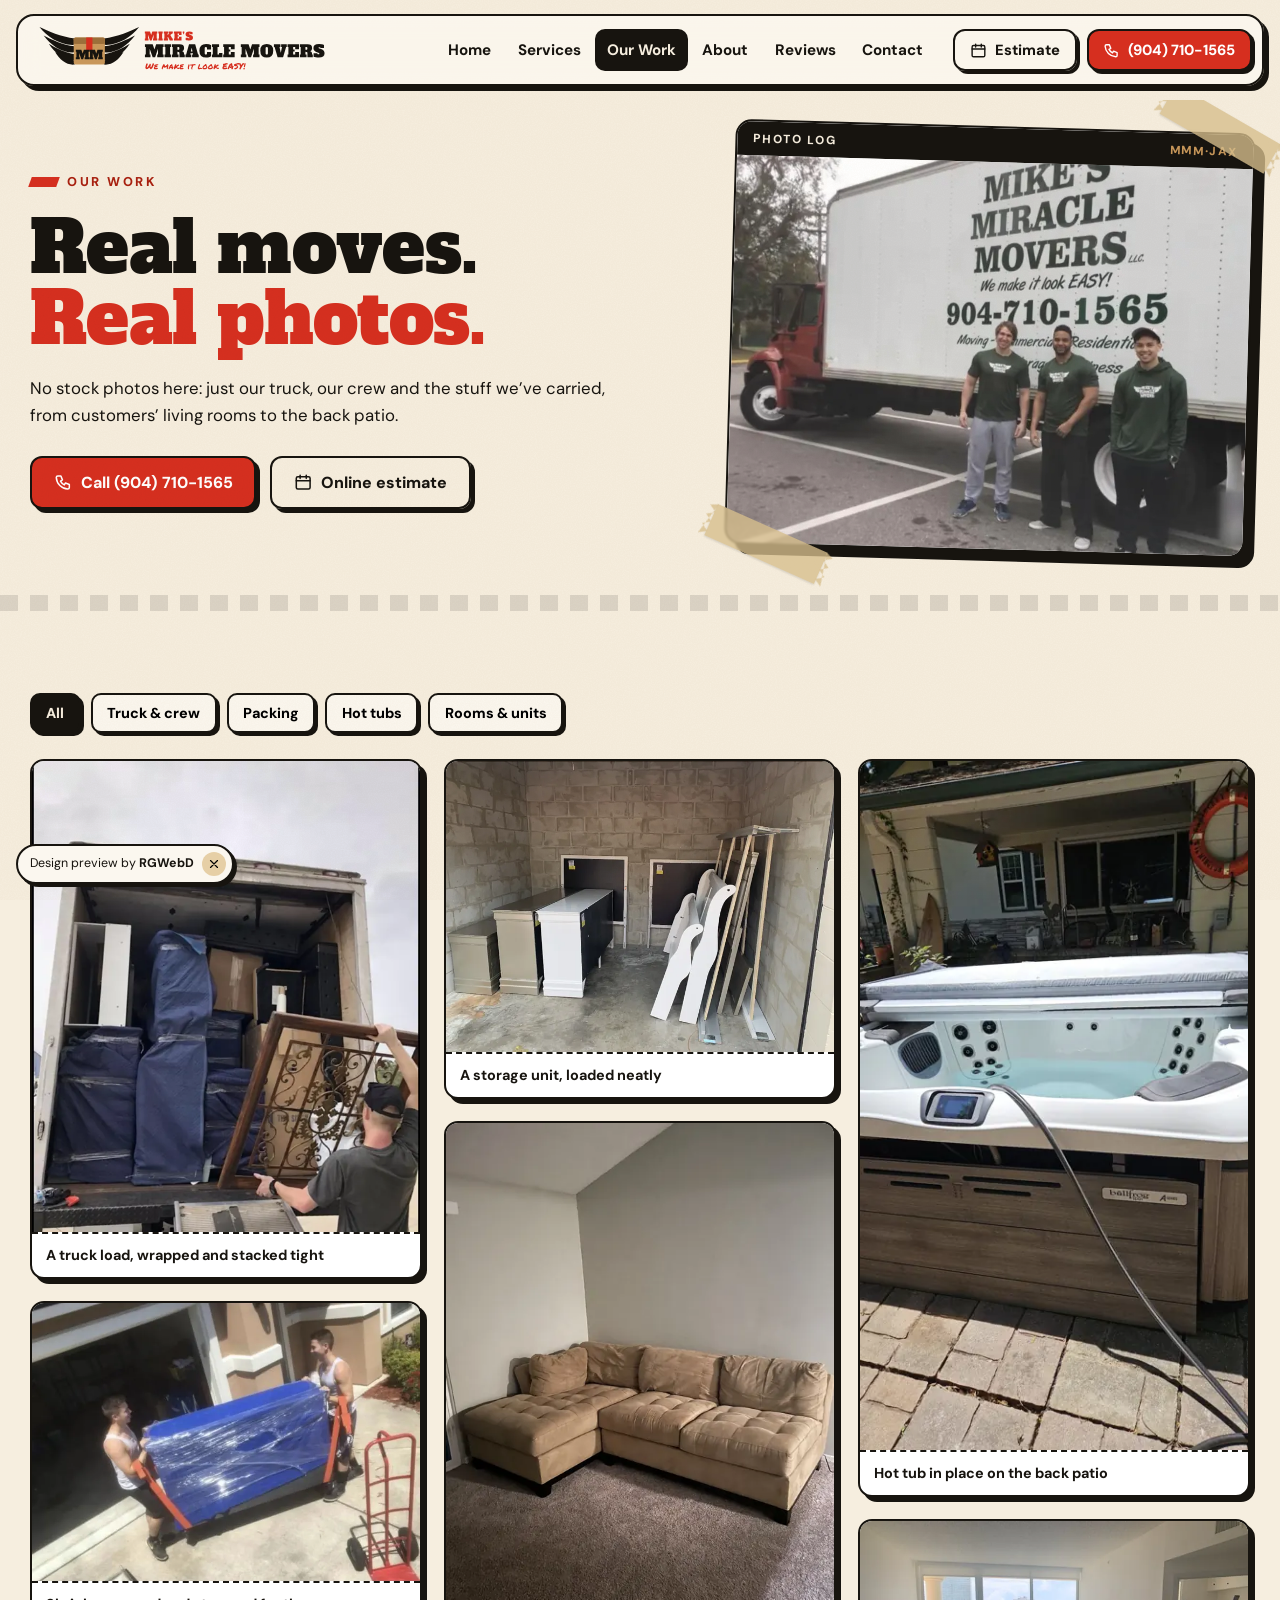
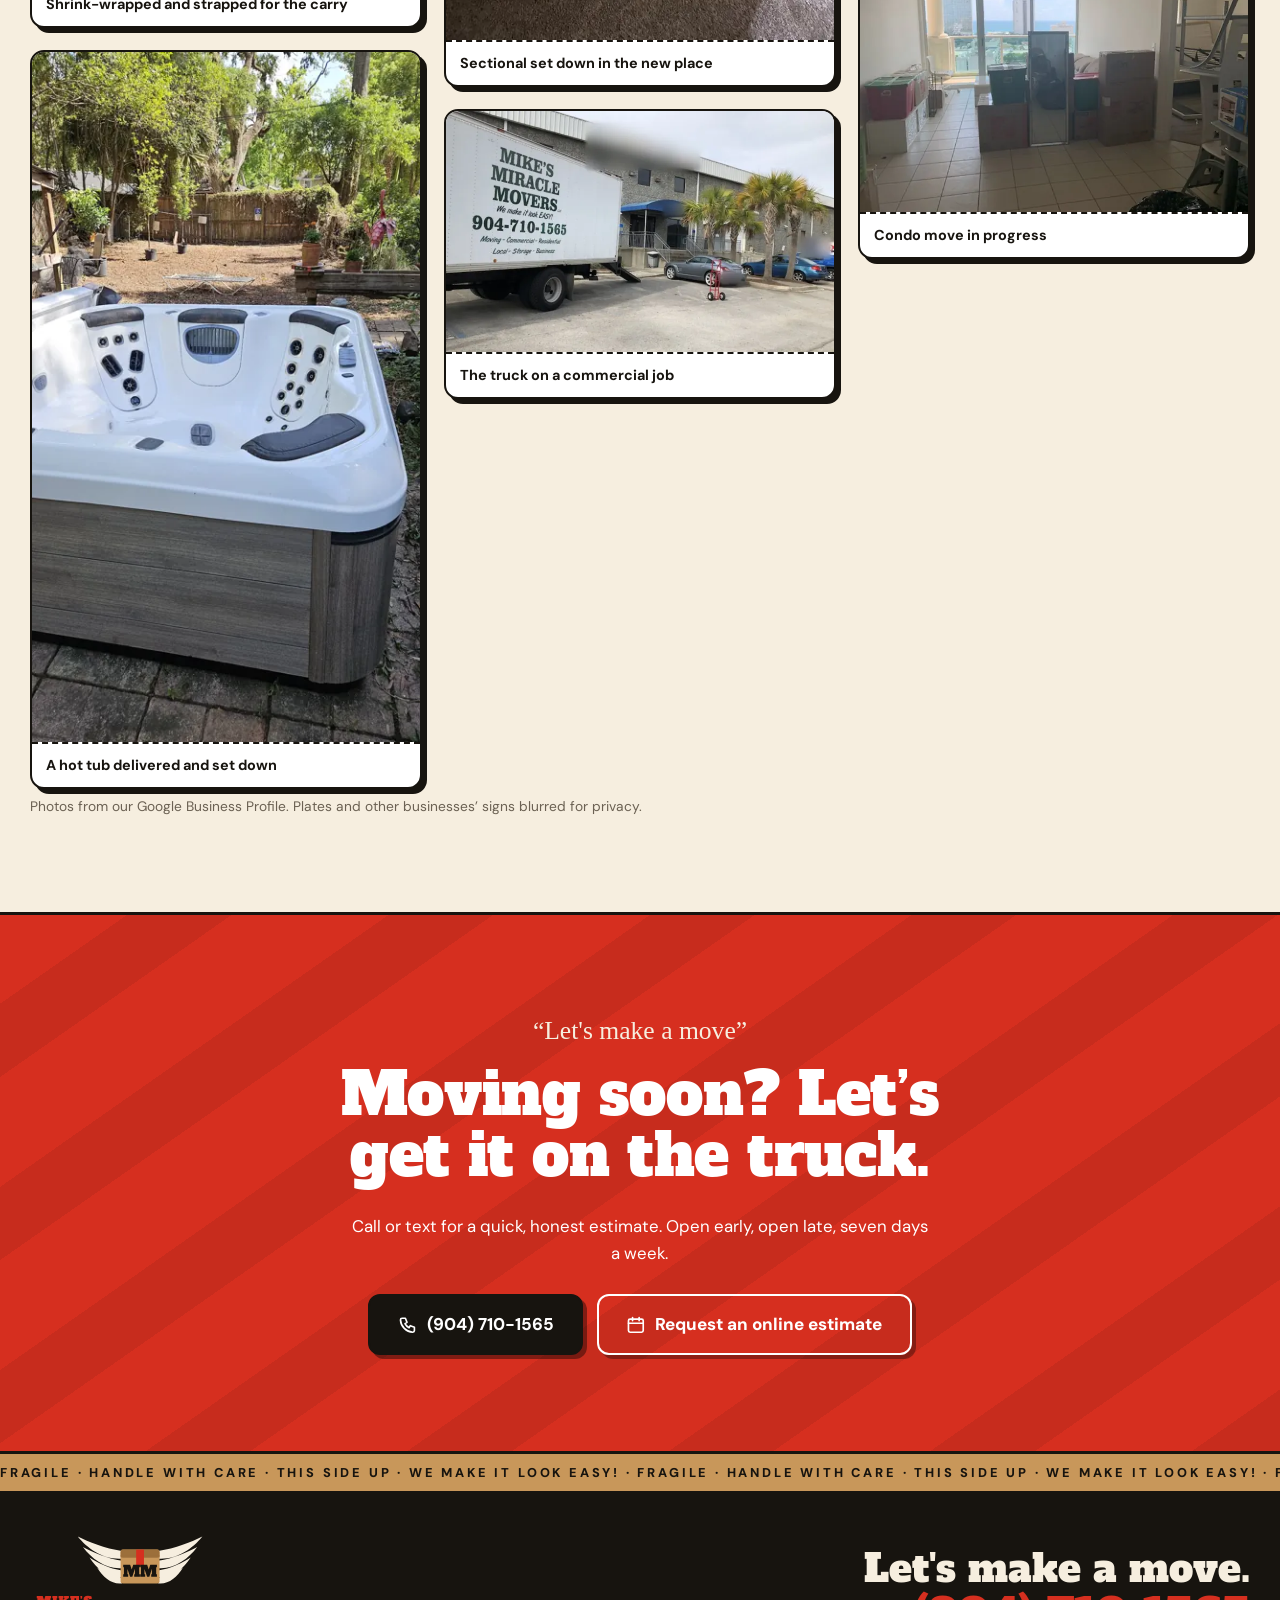
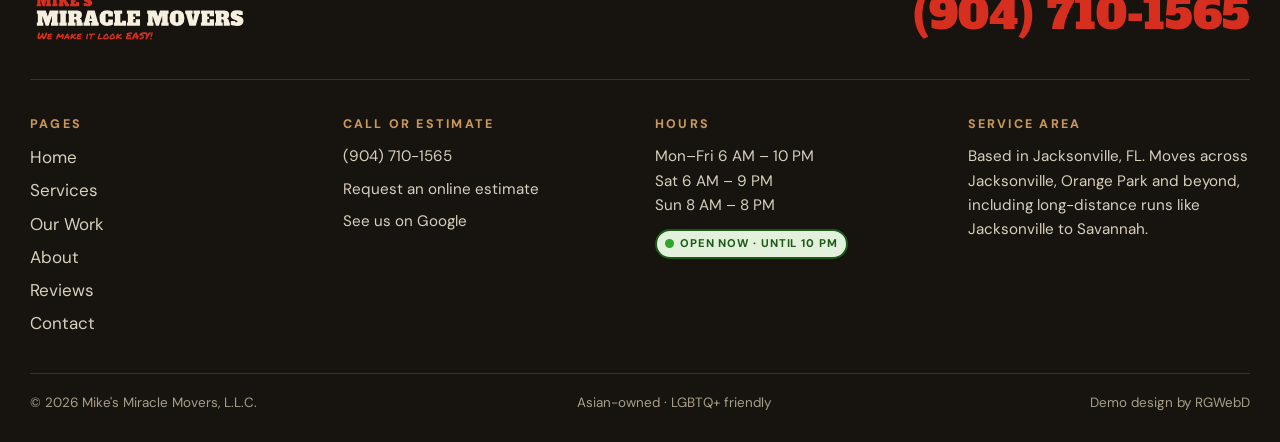
<file: work.html>
<!doctype html><html lang="en"><head><meta charset="utf-8">
<meta name="viewport" content="width=device-width,initial-scale=1,viewport-fit=cover">
<title>Our Work: Real Moving Photos | Mike&#x27;s Miracle Movers</title><meta name="description" content="Photos from real Mike’s Miracle Movers jobs in the Jacksonville area: the truck and crew, wrapped and stacked loads, hot tubs, storage units and finished rooms.">
<link rel="canonical" href="https://rgwebd.github.io/mikesmiraclemovers-demo/work.html"><meta name="theme-color" content="#F6EEDF">
<meta property="og:type" content="website"><meta property="og:site_name" content="Mike&#x27;s Miracle Movers"><meta property="og:title" content="Our Work: Real Moving Photos | Mike&#x27;s Miracle Movers"><meta property="og:description" content="Photos from real Mike’s Miracle Movers jobs in the Jacksonville area: the truck and crew, wrapped and stacked loads, hot tubs, storage units and finished rooms."><meta property="og:url" content="https://rgwebd.github.io/mikesmiraclemovers-demo/work.html"><meta property="og:image" content="https://rgwebd.github.io/mikesmiraclemovers-demo/img/og.jpg"><meta property="og:image:width" content="1200"><meta property="og:image:height" content="630"><meta property="og:locale" content="en_US">
<meta name="twitter:card" content="summary_large_image"><meta name="twitter:title" content="Our Work: Real Moving Photos | Mike&#x27;s Miracle Movers"><meta name="twitter:description" content="Photos from real Mike’s Miracle Movers jobs in the Jacksonville area: the truck and crew, wrapped and stacked loads, hot tubs, storage units and finished rooms."><meta name="twitter:image" content="https://rgwebd.github.io/mikesmiraclemovers-demo/img/og.jpg">
<link rel="icon" href="favicon.svg" type="image/svg+xml"><link rel="icon" href="favicon.ico" sizes="any"><link rel="apple-touch-icon" href="apple-touch-icon.png">
<link rel="preconnect" href="https://fonts.googleapis.com"><link rel="preconnect" href="https://fonts.gstatic.com" crossorigin>
<link href="https://fonts.googleapis.com/css2?family=Alfa+Slab+One&family=DM+Sans:opsz,wght@9..40,400..800&family=Permanent+Marker&display=swap" rel="stylesheet">
<link rel="stylesheet" href="styles.css?v=1"><script type="application/ld+json">{"@context": "https://schema.org", "@type": "MovingCompany", "@id": "https://rgwebd.github.io/mikesmiraclemovers-demo/#business", "name": "Mike's Miracle Movers, L.L.C.", "alternateName": "Mike's Miracle Movers", "slogan": "We make it look EASY!", "description": "Jacksonville, Florida moving company: local, apartment, storage-unit, office and long-distance moves, packing and wrapping, hot tubs and heavy items, single-item pickups and loading help. Online estimates. Asian-owned and LGBTQ+ friendly.", "url": "https://rgwebd.github.io/mikesmiraclemovers-demo/", "telephone": "+19047101565", "image": "https://rgwebd.github.io/mikesmiraclemovers-demo/img/og.jpg", "logo": "https://rgwebd.github.io/mikesmiraclemovers-demo/brand/logo-stacked-light.svg", "address": {"@type": "PostalAddress", "addressLocality": "Jacksonville", "addressRegion": "FL", "addressCountry": "US"}, "areaServed": [{"@type": "City", "name": "Jacksonville, FL"}, {"@type": "City", "name": "Orange Park, FL"}], "openingHoursSpecification": [{"@type": "OpeningHoursSpecification", "dayOfWeek": "Sunday", "opens": "08:00", "closes": "20:00"}, {"@type": "OpeningHoursSpecification", "dayOfWeek": "Monday", "opens": "06:00", "closes": "22:00"}, {"@type": "OpeningHoursSpecification", "dayOfWeek": "Tuesday", "opens": "06:00", "closes": "22:00"}, {"@type": "OpeningHoursSpecification", "dayOfWeek": "Wednesday", "opens": "06:00", "closes": "22:00"}, {"@type": "OpeningHoursSpecification", "dayOfWeek": "Thursday", "opens": "06:00", "closes": "22:00"}, {"@type": "OpeningHoursSpecification", "dayOfWeek": "Friday", "opens": "06:00", "closes": "22:00"}, {"@type": "OpeningHoursSpecification", "dayOfWeek": "Saturday", "opens": "06:00", "closes": "21:00"}], "hasMap": "https://www.google.com/maps/place/Mike's+Miracle+Movers,+L.L.C./data=!4m6!3m5!1s0x88e5b436aa611997:0xbe6fd3cb3e9adc6e!8m2!3d30.2260024!4d-81.600999!16s%2Fg%2F11g6hv279f", "sameAs": ["https://www.google.com/maps/place/Mike's+Miracle+Movers,+L.L.C./data=!4m6!3m5!1s0x88e5b436aa611997:0xbe6fd3cb3e9adc6e!8m2!3d30.2260024!4d-81.600999!16s%2Fg%2F11g6hv279f"], "aggregateRating": {"@type": "AggregateRating", "ratingValue": "4.7", "reviewCount": "354", "bestRating": "5"}, "hasOfferCatalog": {"@type": "OfferCatalog", "name": "Moving services", "itemListElement": [{"@type": "Offer", "itemOffered": {"@type": "Service", "name": "Local moves", "description": "Houses, townhomes and apartments across Jacksonville, Orange Park and nearby."}}, {"@type": "Offer", "itemOffered": {"@type": "Service", "name": "Long-distance moves", "description": "Out of town? We’ve driven Jacksonville families all the way to Savannah."}}, {"@type": "Offer", "itemOffered": {"@type": "Service", "name": "Apartments & condos", "description": "Stairs, elevators and tight hallways, handled."}}, {"@type": "Offer", "itemOffered": {"@type": "Service", "name": "Storage unit moves", "description": "Into storage, out of storage, or straight to your new place."}}, {"@type": "Offer", "itemOffered": {"@type": "Service", "name": "Office & commercial", "description": "Commercial and business moves: it says so right on the truck."}}, {"@type": "Offer", "itemOffered": {"@type": "Service", "name": "Hot tubs, pianos & heavy items", "description": "Jacuzzis, pianos and the pieces nobody else wants to lift."}}, {"@type": "Offer", "itemOffered": {"@type": "Service", "name": "Packing & wrapping", "description": "Moving blankets, shrink wrap and careful hands."}}, {"@type": "Offer", "itemOffered": {"@type": "Service", "name": "Single items & Marketplace pickups", "description": "Bought a hutch on Marketplace? We’ll grab it and bring it home."}}, {"@type": "Offer", "itemOffered": {"@type": "Service", "name": "Last-minute moves", "description": "Movers cancel? Deadline in two days? Call us."}}, {"@type": "Offer", "itemOffered": {"@type": "Service", "name": "Loading & unloading help", "description": "Rented your own truck? We’ll do the heavy lifting."}}]}, "review": [{"@type": "Review", "author": {"@type": "Person", "name": "Manzima Jain"}, "reviewRating": {"@type": "Rating", "ratingValue": "5", "bestRating": "5"}, "reviewBody": "Mike did a fantastic job helping us move from Jacksonville to Savannah. He was professional, punctual, careful, and very helpful throughout the entire move. He handled our furniture and belongings with great care, and everything arrived safely.\nMoving to another city can be stressful, but Mike made the whole process smooth and hassle-free. I really appreciate his hard work and positive attitude.\nI would definitely recommend Mike to anyone looking for a reliable and trustworthy mover. Great service from start to finish!"}, {"@type": "Review", "author": {"@type": "Person", "name": "Laura Mitchell"}, "reviewRating": {"@type": "Rating", "ratingValue": "5", "bestRating": "5"}, "reviewBody": "Absolutely the BEST! Mike and his crew are amazing. They are fast and efficient amongst being gentle with your stuff. They are Tetris masters! Super friendly and professional. I have used them several times and will continue to do so!!  Moved my 2 bed 2 bath packed and unloaded in total 3 hours. The pricing is the most affordable and so worth it!!  Your back will thank you!!"}, {"@type": "Review", "author": {"@type": "Person", "name": "Keith Knapp"}, "reviewRating": {"@type": "Rating", "ratingValue": "5", "bestRating": "5"}, "reviewBody": "I highly recommend Michael and his moving company. When my original movers canceled last minute, Michael stepped in without hesitation. He was professional, responsive, and turned what could have been a stressful day into a seamless experience. His crew arrived promptly, worked efficiently, and handled my belongings with exceptional care—nothing was damaged. Michael remained calm and organized throughout, ensuring the move was smooth despite the short notice.\nIf you’re looking for reliability and top‑notch service, this is the company to call. Michael saved the day, and I’ll definitely be recommending Michael to anyone in need of movers."}, {"@type": "Review", "author": {"@type": "Person", "name": "Erin Montgomery"}, "reviewRating": {"@type": "Rating", "ratingValue": "5", "bestRating": "5"}, "reviewBody": "I’m so thankful a neighbor recommended Mike’s Miracle Movers to me! Mike and Chris moved my furniture and other belongings out of my townhome and into a storage unit. They were friendly, responsive, efficient, organized, very reasonably priced (and strong!). It gave me so much peace of mind knowing I had these 2 awesome guys taking care of my move, and I will most definitely hire them again to move me into a new home in the near future. Five stars all around for Mike and his team!"}, {"@type": "Review", "author": {"@type": "Person", "name": "Amy Crum"}, "reviewRating": {"@type": "Rating", "ratingValue": "5", "bestRating": "5"}, "reviewBody": "5/5 Stars - Excellent Service!\nI have used this company for 8 years!!! I recently hired Mike’s Miracle Movers for a local move, and I couldn’t be more impressed with their professionalism and efficiency. From the very first phone call, they were friendly, helpful, and provided a clear breakdown of the pricing and moving process.\nOn the day of the move, the crew arrived on time, ready to get started. They handled all of my furniture with care, wrapping delicate items and making sure everything was securely loaded onto the truck. I was especially impressed by how quickly they worked without sacrificing the quality of their service.\nThe move was completed smoothly, and everything arrived at the new location in perfect condition. The team was courteous and respectful throughout the entire process, and they made a typically stressful experience much easier.\nI highly recommend Mike’s Miracle Movers for anyone looking for a reliable and efficient moving company. Great service, competitive prices, and a job well done!"}, {"@type": "Review", "author": {"@type": "Person", "name": "Ken Juhlin"}, "reviewRating": {"@type": "Rating", "ratingValue": "5", "bestRating": "5"}, "reviewBody": "Mike came thru with a 2 day moving deadline. These guys showed up on time and ready to move the Jacuzzi to my house. Tough moving job made to look easy with Mike and crew. No damage to either yard/landscaping at both homes. Thanks"}, {"@type": "Review", "author": {"@type": "Person", "name": "Emily Vidal-Torres"}, "reviewRating": {"@type": "Rating", "ratingValue": "5", "bestRating": "5"}, "reviewBody": "I had an excellent experience with Mike and his team. From start to finish, the team was professional, efficient, and friendly. They arrived on time and handled all of our belongings with great care, making sure everything was transported safely. The movers worked quickly but without rushing, and they even went the extra mile to ensure that everything was placed exactly where I wanted it in the new house. The pricing was fair and transparent—no hidden fees or surprises. Highly recommend this moving company to anyone looking for reliable movers!"}, {"@type": "Review", "author": {"@type": "Person", "name": "Ana Maria McPherson"}, "reviewRating": {"@type": "Rating", "ratingValue": "5", "bestRating": "5"}, "reviewBody": "Mike and his crew did a fantastic job moving my dining room set. They showed up right when promised, took great care to wrap and protect the table and chairs, and made the whole process completely stress-free. Very polite, helpful, and professional throughout. Highly recommend Mike for any moving needs!"}, {"@type": "Review", "author": {"@type": "Person", "name": "Joan Warren"}, "reviewRating": {"@type": "Rating", "ratingValue": "5", "bestRating": "5"}, "reviewBody": "Moved a large hutch I purchased on Marketplace. Met at sellers home and delivered to mine. Reliable, careful with furniture and pleasant. Communication when obstacles delayed, but also patient when my route back delayed me. Would use their service again."}, {"@type": "Review", "author": {"@type": "Person", "name": "Jaiden Munger"}, "reviewRating": {"@type": "Rating", "ratingValue": "5", "bestRating": "5"}, "reviewBody": "We were recommended Mikes services & booked with him this past weekend to move. They arrived on time, were extremely efficient, & even moved more items than we had originally asked them to! We’re grateful for Mikes Movers and will definitely use them again for our next move!"}]}</script><script type="application/ld+json">{"@context": "https://schema.org", "@type": "BreadcrumbList", "itemListElement": [{"@type": "ListItem", "position": 1, "name": "Home", "item": "https://rgwebd.github.io/mikesmiraclemovers-demo/"}, {"@type": "ListItem", "position": 2, "name": "Our Work", "item": "https://rgwebd.github.io/mikesmiraclemovers-demo/work.html"}]}</script><script src="https://cosmiccallers.lovable.app/demo-track.js" data-demo="mikesmiraclemovers-demo" defer></script></head><body><a class="skip" href="#main">Skip to content</a><div class="tapebar" aria-hidden="true"><i></i></div>
<header class="nav"><div class="nav-in"><a class="brand" href="index.html" aria-label="Mike&#x27;s Miracle Movers home"><img src="brand/logo-horizontal-light.svg" alt="Mike&#x27;s Miracle Movers, L.L.C." width="400" height="92"></a>
<nav aria-label="Main"><ul><li><a href="index.html">Home</a></li><li><a href="services.html">Services</a></li><li><a href="work.html" aria-current=page>Our Work</a></li><li><a href="about.html">About</a></li><li><a href="reviews.html">Reviews</a></li><li><a href="contact.html">Contact</a></li></ul></nav>
<div class="acts"><a class="btn line sm" href="contact.html#estimate"><svg class="ic " viewBox="0 0 24 24" fill="none" stroke="currentColor" stroke-width="2" stroke-linecap="round" stroke-linejoin="round" aria-hidden="true"><rect x="3" y="5" width="18" height="16" rx="2"/><path d="M3 10h18M8 3v4M16 3v4"/></svg><span>Estimate</span></a><a class="btn red sm mag" href="tel:+19047101565"><svg class="ic " viewBox="0 0 24 24" fill="none" stroke="currentColor" stroke-width="2" stroke-linecap="round" stroke-linejoin="round" aria-hidden="true"><path d="M5 4h4l2 5-2.5 1.5a11 11 0 0 0 5 5L15 13l5 2v4a2 2 0 0 1-2 2A16 16 0 0 1 3 6a2 2 0 0 1 2-2"/></svg><span>(904) 710-1565</span></a></div>
<button class="menu-btn" aria-expanded="false" aria-controls="mmenu" aria-label="Open menu"><i></i><i></i></button></div></header>
<div class="mmenu" id="mmenu" aria-hidden="true"><nav aria-label="Mobile"><a class="mm-l" href="index.html" style="--d:0"><span>BOX 01</span>Home</a><a class="mm-l" href="services.html" style="--d:1"><span>BOX 02</span>Services</a><a class="mm-l" href="work.html" aria-current=page style="--d:2"><span>BOX 03</span>Our Work</a><a class="mm-l" href="about.html" style="--d:3"><span>BOX 04</span>About</a><a class="mm-l" href="reviews.html" style="--d:4"><span>BOX 05</span>Reviews</a><a class="mm-l" href="contact.html" style="--d:5"><span>BOX 06</span>Contact</a></nav>
<div class="mm-foot"><a class="btn red" href="tel:+19047101565"><svg class="ic " viewBox="0 0 24 24" fill="none" stroke="currentColor" stroke-width="2" stroke-linecap="round" stroke-linejoin="round" aria-hidden="true"><path d="M5 4h4l2 5-2.5 1.5a11 11 0 0 0 5 5L15 13l5 2v4a2 2 0 0 1-2 2A16 16 0 0 1 3 6a2 2 0 0 1 2-2"/></svg>Call (904) 710-1565</a><a class="btn line-l" href="contact.html#estimate"><svg class="ic " viewBox="0 0 24 24" fill="none" stroke="currentColor" stroke-width="2" stroke-linecap="round" stroke-linejoin="round" aria-hidden="true"><rect x="3" y="5" width="18" height="16" rx="2"/><path d="M3 10h18M8 3v4M16 3v4"/></svg>Get an online estimate</a></div></div><main id="main">
<section class="phero"><div class="wrap phero-in"><div class="ph-copy">
<span class="eyebrow">Our Work</span><h1 class="h1 split"><span class="ln"><span>Real moves. <em>Real photos.</em></span></span></h1><p class="lede rv">No stock photos here: just our truck, our crew and the stuff we’ve carried, from customers’ living rooms to the back patio.</p>
<div class="cta-row rv"><a class="btn red mag" href="tel:+19047101565"><svg class="ic " viewBox="0 0 24 24" fill="none" stroke="currentColor" stroke-width="2" stroke-linecap="round" stroke-linejoin="round" aria-hidden="true"><path d="M5 4h4l2 5-2.5 1.5a11 11 0 0 0 5 5L15 13l5 2v4a2 2 0 0 1-2 2A16 16 0 0 1 3 6a2 2 0 0 1 2-2"/></svg>Call (904) 710-1565</a><a class="btn line" href="contact.html#estimate"><svg class="ic " viewBox="0 0 24 24" fill="none" stroke="currentColor" stroke-width="2" stroke-linecap="round" stroke-linejoin="round" aria-hidden="true"><rect x="3" y="5" width="18" height="16" rx="2"/><path d="M3 10h18M8 3v4M16 3v4"/></svg>Online estimate</a></div></div>
<figure class="ph-photo rv"><div class="label-card"><div class="lc-head"><span>PHOTO LOG</span><span class="lc-code">MMM·JAX</span></div><img src="img/g01.webp" srcset="img/g01-s.webp 720w, img/g01.webp 1284w" sizes="(max-width:860px) 92vw, 40vw" width="1284" height="892" alt="The Mike’s Miracle Movers truck and crew" fetchpriority="high"></div><span class="tape t1"></span><span class="tape t2"></span></figure></div></section>
<section class="sec gal" aria-label="Photo gallery"><div class="wrap"><div class="filters" role="group" aria-label="Filter photos"><button class="fbtn" data-f="all" aria-pressed="true">All</button><button class="fbtn" data-f="crew" aria-pressed="false">Truck &amp; crew</button><button class="fbtn" data-f="pack" aria-pressed="false">Packing</button><button class="fbtn" data-f="heavy" aria-pressed="false">Hot tubs</button><button class="fbtn" data-f="rooms" aria-pressed="false">Rooms &amp; units</button></div><div class="g-grid"><figure class="gi rv" data-tag="pack" style="--d:0"><button class="gi-b" data-full="img/g04.webp" data-cap="A truck load, wrapped and stacked tight" aria-label="Open photo: A truck load, wrapped and stacked tight"><img src="img/g04-s.webp" width="592" height="720" alt="A truck load, wrapped and stacked tight" loading="lazy" decoding="async"></button><figcaption>A truck load, wrapped and stacked tight</figcaption></figure><figure class="gi rv" data-tag="pack" style="--d:1"><button class="gi-b" data-full="img/g05.webp" data-cap="Shrink-wrapped and strapped for the carry" aria-label="Open photo: Shrink-wrapped and strapped for the carry"><img src="img/g05-s.webp" width="720" height="515" alt="Shrink-wrapped and strapped for the carry" loading="lazy" decoding="async"></button><figcaption>Shrink-wrapped and strapped for the carry</figcaption></figure><figure class="gi rv" data-tag="heavy" style="--d:2"><button class="gi-b" data-full="img/g03.webp" data-cap="A hot tub delivered and set down" aria-label="Open photo: A hot tub delivered and set down"><img src="img/g03-s.webp" width="405" height="720" alt="A hot tub delivered and set down" loading="lazy" decoding="async"></button><figcaption>A hot tub delivered and set down</figcaption></figure><figure class="gi rv" data-tag="rooms" style="--d:0"><button class="gi-b" data-full="img/g06.webp" data-cap="A storage unit, loaded neatly" aria-label="Open photo: A storage unit, loaded neatly"><img src="img/g06-s.webp" width="720" height="540" alt="A storage unit, loaded neatly" loading="lazy" decoding="async"></button><figcaption>A storage unit, loaded neatly</figcaption></figure><figure class="gi rv" data-tag="rooms" style="--d:1"><button class="gi-b" data-full="img/g07.webp" data-cap="Sectional set down in the new place" aria-label="Open photo: Sectional set down in the new place"><img src="img/g07-s.webp" width="540" height="720" alt="Sectional set down in the new place" loading="lazy" decoding="async"></button><figcaption>Sectional set down in the new place</figcaption></figure><figure class="gi rv" data-tag="crew" style="--d:2"><button class="gi-b" data-full="img/g02.webp" data-cap="The truck on a commercial job" aria-label="Open photo: The truck on a commercial job"><img src="img/g02-s.webp" width="720" height="447" alt="The truck on a commercial job" loading="lazy" decoding="async"></button><figcaption>The truck on a commercial job</figcaption></figure><figure class="gi rv" data-tag="heavy" style="--d:0"><button class="gi-b" data-full="img/g11.webp" data-cap="Hot tub in place on the back patio" aria-label="Open photo: Hot tub in place on the back patio"><img src="img/g11-s.webp" width="405" height="720" alt="Hot tub in place on the back patio" loading="lazy" decoding="async"></button><figcaption>Hot tub in place on the back patio</figcaption></figure><figure class="gi rv" data-tag="rooms" style="--d:1"><button class="gi-b" data-full="img/g09.webp" data-cap="Condo move in progress" aria-label="Open photo: Condo move in progress"><img src="img/g09-s.webp" width="640" height="480" alt="Condo move in progress" loading="lazy" decoding="async"></button><figcaption>Condo move in progress</figcaption></figure></div>
<p class="muted small gal-n">Photos from our Google Business Profile. Plates and other businesses’ signs blurred for privacy.</p></div></section>
<div class="lbx" hidden role="dialog" aria-modal="true" aria-label="Photo viewer"><figure><img alt=""><figcaption></figcaption></figure><button class="lbx-x" aria-label="Close"><svg class="ic " viewBox="0 0 24 24" fill="none" stroke="currentColor" stroke-width="2" stroke-linecap="round" stroke-linejoin="round" aria-hidden="true"><path d="M6 6l12 12M18 6L6 18"/></svg></button><button class="lbx-p" aria-label="Previous photo"><svg class="ic " viewBox="0 0 24 24" fill="none" stroke="currentColor" stroke-width="2" stroke-linecap="round" stroke-linejoin="round" aria-hidden="true"><path d="M19 12H5M11 6l-6 6 6 6"/></svg></button><button class="lbx-n" aria-label="Next photo"><svg class="ic " viewBox="0 0 24 24" fill="none" stroke="currentColor" stroke-width="2" stroke-linecap="round" stroke-linejoin="round" aria-hidden="true"><path d="M5 12h14M13 6l6 6-6 6"/></svg></button></div>
<section class="cta" aria-labelledby="cta-h"><div class="cta-tape" aria-hidden="true"></div><div class="wrap cta-in">
<span class="marker rv">“Let's make a move”</span><h2 class="h2 split" id="cta-h"><span class="ln"><span>Moving soon? Let’s get it on the truck.</span></span></h2>
<p class="lede rv">Call or text for a quick, honest estimate. Open early, open late, seven days a week.</p>
<div class="cta-row rv"><a class="btn ink xl mag" href="tel:+19047101565"><svg class="ic " viewBox="0 0 24 24" fill="none" stroke="currentColor" stroke-width="2" stroke-linecap="round" stroke-linejoin="round" aria-hidden="true"><path d="M5 4h4l2 5-2.5 1.5a11 11 0 0 0 5 5L15 13l5 2v4a2 2 0 0 1-2 2A16 16 0 0 1 3 6a2 2 0 0 1 2-2"/></svg>(904) 710-1565</a><a class="btn line-l xl" href="contact.html#estimate"><svg class="ic " viewBox="0 0 24 24" fill="none" stroke="currentColor" stroke-width="2" stroke-linecap="round" stroke-linejoin="round" aria-hidden="true"><rect x="3" y="5" width="18" height="16" rx="2"/><path d="M3 10h18M8 3v4M16 3v4"/></svg>Request an online estimate</a></div></div></section></main><footer class="foot"><div class="tape-strip" aria-hidden="true"><span>FRAGILE · HANDLE WITH CARE · THIS SIDE UP · WE MAKE IT LOOK EASY! · FRAGILE · HANDLE WITH CARE · THIS SIDE UP · WE MAKE IT LOOK EASY! · FRAGILE · HANDLE WITH CARE · THIS SIDE UP · WE MAKE IT LOOK EASY! · FRAGILE · HANDLE WITH CARE · THIS SIDE UP · WE MAKE IT LOOK EASY! · FRAGILE · HANDLE WITH CARE · THIS SIDE UP · WE MAKE IT LOOK EASY! · FRAGILE · HANDLE WITH CARE · THIS SIDE UP · WE MAKE IT LOOK EASY! · </span></div><div class="wrap">
<div class="foot-top"><img src="brand/logo-stacked-dark.svg" alt="Mike&#x27;s Miracle Movers, L.L.C." width="300" height="200" loading="lazy" class="foot-logo">
<p class="foot-big">Let's make a move.<a href="tel:+19047101565">(904) 710-1565</a></p></div>
<div class="foot-grid">
<div><h3>Pages</h3><ul><li><a href="index.html">Home</a></li><li><a href="services.html">Services</a></li><li><a href="work.html">Our Work</a></li><li><a href="about.html">About</a></li><li><a href="reviews.html">Reviews</a></li><li><a href="contact.html">Contact</a></li></ul></div>
<div><h3>Call or estimate</h3><p><a href="tel:+19047101565">(904) 710-1565</a></p><p><a href="contact.html#estimate">Request an online estimate</a></p><p><a href="https://maps.app.goo.gl/jXwExXL5nJ8bVdNc8" rel="noopener" target="_blank">See us on Google</a></p></div>
<div><h3>Hours</h3><p>Mon–Fri 6 AM – 10 PM<br>Sat 6 AM – 9 PM<br>Sun 8 AM – 8 PM</p><p><span class="live sm" data-live><i></i><span>Hours today</span></span></p></div>
<div><h3>Service area</h3><p>Based in Jacksonville, FL. Moves across Jacksonville, Orange Park and beyond, including long-distance runs like Jacksonville to Savannah.</p></div>
</div>
<div class="foot-bot"><span>© 2026 Mike&#x27;s Miracle Movers, L.L.C.</span><span>Asian-owned · LGBTQ+ friendly</span><span>Demo design by RGWebD</span></div></div></footer>
<div class="mbar"><a href="tel:+19047101565" class="btn red"><svg class="ic " viewBox="0 0 24 24" fill="none" stroke="currentColor" stroke-width="2" stroke-linecap="round" stroke-linejoin="round" aria-hidden="true"><path d="M5 4h4l2 5-2.5 1.5a11 11 0 0 0 5 5L15 13l5 2v4a2 2 0 0 1-2 2A16 16 0 0 1 3 6a2 2 0 0 1 2-2"/></svg>Call now</a><a href="contact.html#estimate" class="btn line-d"><svg class="ic " viewBox="0 0 24 24" fill="none" stroke="currentColor" stroke-width="2" stroke-linecap="round" stroke-linejoin="round" aria-hidden="true"><rect x="3" y="5" width="18" height="16" rx="2"/><path d="M3 10h18M8 3v4M16 3v4"/></svg>Estimate</a></div>
<div class="demo"><span>Design preview by <b>RGWebD</b></span><button aria-label="Dismiss design preview notice"><svg class="ic " viewBox="0 0 24 24" fill="none" stroke="currentColor" stroke-width="2" stroke-linecap="round" stroke-linejoin="round" aria-hidden="true"><path d="M6 6l12 12M18 6L6 18"/></svg></button></div>
<script src="script.js?v=1" defer></script></body></html>
</file>
<file: styles.css>
/* Mike's Miracle Movers: "Box & Tape" theme. Ink + kraft + cab red + blanket blue. */
:root{--ink:#17140F;--ink2:#2A251D;--kraft:#C8975A;--kraft-d:#9C6F3A;--kraft-l:#E6CFA6;--paper:#F6EEDF;--cream:#FBF7EF;--red:#D62F1F;--red-d:#A9200F;--blue:#2347A8;--blue-d:#152C6E;--muted:#6B6153;
--fd:'Alfa Slab One',Rockwell,Georgia,serif;--fb:'DM Sans',system-ui,sans-serif;--fm:'Permanent Marker','Comic Sans MS',cursive;
--sh:6px 6px 0 var(--ink);--r:14px;--wrap:1220px}
*,*::before,*::after{box-sizing:border-box}
html{scroll-behavior:smooth;-webkit-text-size-adjust:100%}
body{margin:0;font-family:var(--fb);font-size:17px;line-height:1.6;color:var(--ink);background:var(--paper);overflow-x:hidden;-webkit-font-smoothing:antialiased}
body::before{content:"";position:fixed;inset:0;pointer-events:none;z-index:1;opacity:.35;mix-blend-mode:multiply;background-image:url("data:image/svg+xml,%3Csvg xmlns='http://www.w3.org/2000/svg' width='240' height='240'%3E%3Cfilter id='n'%3E%3CfeTurbulence type='fractalNoise' baseFrequency='.85' numOctaves='3' stitchTiles='stitch'/%3E%3CfeColorMatrix values='0 0 0 0 .55 0 0 0 0 .42 0 0 0 0 .25 0 0 0 .22 0'/%3E%3C/filter%3E%3Crect width='240' height='240' filter='url(%23n)'/%3E%3C/svg%3E")}
img{max-width:100%;height:auto;display:block}
a{color:inherit}
[hidden]{display:none!important}
.sr{position:absolute!important;width:1px;height:1px;overflow:hidden;clip:rect(0 0 0 0);white-space:nowrap}
.skip{position:fixed;left:12px;top:-60px;z-index:200;background:var(--ink);color:#fff;padding:10px 16px;border-radius:8px}.skip:focus{top:12px}
:focus-visible{outline:3px solid var(--blue);outline-offset:3px}
.wrap{width:min(var(--wrap),100% - 48px);margin-inline:auto}
.ic{width:1.15em;height:1.15em;flex:none}
.h1{font-family:var(--fd);font-weight:400;font-size:clamp(2.7rem,5.6vw,5.6rem);line-height:.98;letter-spacing:-.01em;margin:.25em 0 .3em}
.h2{font-family:var(--fd);font-weight:400;font-size:clamp(2rem,3.7vw,3.4rem);line-height:1.04;margin:.2em 0 .45em;letter-spacing:-.005em}
.h2s{font-family:var(--fd);font-weight:400;font-size:clamp(1.6rem,2.4vw,2.2rem);line-height:1.1;margin:.2em 0 .5em;display:flex;align-items:center;gap:.4em}
.h1 em,.h2 em{font-style:normal;color:var(--red)}
.marker{font-family:var(--fm);font-weight:400;color:var(--red);display:inline-block;transform:rotate(-3deg)}
.h1 em.marker{font-size:1.18em;line-height:.9;position:relative;padding:0 .08em}
.h1 em.marker::after{content:"";position:absolute;left:0;right:-.1em;bottom:-.06em;height:.22em;background:url("data:image/svg+xml,%3Csvg xmlns='http://www.w3.org/2000/svg' viewBox='0 0 200 20' preserveAspectRatio='none'%3E%3Cpath d='M3 14C50 6 120 4 197 9' fill='none' stroke='%23D62F1F' stroke-width='5' stroke-linecap='round'/%3E%3C/svg%3E") no-repeat center/100% 100%;clip-path:inset(0 100% 0 0);transition:clip-path .9s .9s cubic-bezier(.6,0,.2,1)}
.split.in .h1 em.marker::after,.split.in em.marker::after{clip-path:inset(0 0 0 0)}
.eyebrow{display:inline-flex;align-items:center;gap:.7em;font-weight:800;font-size:.8rem;letter-spacing:.2em;text-transform:uppercase;color:var(--red-d)}
.eyebrow::before{content:"";width:28px;height:10px;background:var(--red);transform:skewX(-20deg);flex:none}
.eyebrow.light{color:var(--kraft-l)}
.lede{font-size:clamp(1.05rem,1.3vw,1.22rem);line-height:1.6;max-width:36em;text-wrap:pretty}
.muted{color:var(--muted)}.small{font-size:.86rem}
/* buttons: sticker style, hard offset shadow */
.btn{--bs:4px;display:inline-flex;align-items:center;justify-content:center;gap:.55em;font:800 1rem/1 var(--fb);padding:.95em 1.35em;border-radius:12px;border:2.5px solid var(--ink);text-decoration:none;cursor:pointer;box-shadow:var(--bs) var(--bs) 0 var(--ink);transition:transform .18s,box-shadow .18s,background .2s;white-space:nowrap;background:var(--cream);color:var(--ink)}
.btn:hover{transform:translate(-2px,-2px);box-shadow:calc(var(--bs) + 2px) calc(var(--bs) + 2px) 0 var(--ink)}
.btn:active{transform:translate(2px,2px);box-shadow:1px 1px 0 var(--ink)}
.btn.red{background:var(--red);color:#fff}.btn.ink{background:var(--ink);color:#fff;border-color:var(--ink);box-shadow:var(--bs) var(--bs) 0 #0006}
.btn.sap{background:var(--kraft);color:var(--ink)}
.btn.line{background:transparent}
.btn.line-l{background:transparent;color:#fff;border-color:#fff;box-shadow:var(--bs) var(--bs) 0 #0005}
.btn.line-d{background:var(--paper)}
.btn.sm{padding:.7em 1em;font-size:.92rem;--bs:3px}.btn.xl{padding:1.1em 1.6em;font-size:1.07rem}
.mag{transition:transform .25s cubic-bezier(.2,.8,.2,1),box-shadow .18s}
.cta-row{display:flex;flex-wrap:wrap;gap:14px;margin:1.6em 0 0}
/* progress tape */
.tapebar{position:fixed;left:0;right:0;top:0;height:6px;z-index:120;pointer-events:none}
.tapebar i{display:block;height:100%;background:repeating-linear-gradient(90deg,var(--red) 0 22px,#e8453a 22px 24px);transform-origin:0 50%;transform:scaleX(var(--p,0))}
/* nav */
.nav{position:sticky;top:0;z-index:100;padding:14px 0}
.nav-in{width:min(1320px,100% - 32px);margin:auto;display:flex;align-items:center;gap:18px;padding:8px 10px 8px 16px;background:rgba(251,247,239,.86);backdrop-filter:blur(14px) saturate(1.3);-webkit-backdrop-filter:blur(14px) saturate(1.3);border:2.5px solid var(--ink);border-radius:18px;box-shadow:5px 5px 0 var(--ink);transition:box-shadow .3s,transform .3s}
.nav.scrolled .nav-in{box-shadow:3px 3px 0 var(--ink)}
.brand img{height:52px;width:auto}
.nav nav{margin-left:auto}.nav ul{display:flex;gap:2px;list-style:none;margin:0;padding:0}
.nav ul a{display:block;padding:.55em .8em;border-radius:10px;font-weight:700;font-size:.95rem;text-decoration:none;position:relative}
.nav ul a:hover{background:var(--kraft-l)}
.nav ul a[aria-current]{background:var(--ink);color:var(--paper)}
.acts{display:flex;gap:10px}
.menu-btn{display:none;width:50px;height:50px;border-radius:12px;border:2.5px solid var(--ink);background:var(--red);cursor:pointer;position:relative;margin-left:auto;box-shadow:3px 3px 0 var(--ink)}
.menu-btn i{position:absolute;left:12px;right:12px;height:3px;background:#fff;border-radius:3px;transition:transform .3s,top .3s}
.menu-btn i:first-child{top:18px}.menu-btn i:last-child{top:27px}
.menu-btn[aria-expanded=true] i:first-child{top:22px;transform:rotate(45deg)}.menu-btn[aria-expanded=true] i:last-child{top:22px;transform:rotate(-45deg)}
.mmenu{position:fixed;inset:0;z-index:90;background:var(--kraft);visibility:hidden;clip-path:inset(0 0 100% 0);transition:clip-path .55s cubic-bezier(.7,0,.2,1),visibility 0s .55s;display:flex;flex-direction:column;justify-content:center;padding:110px 28px 40px;overflow:auto}
.mmenu::before{content:"";position:absolute;left:50%;top:0;bottom:0;width:70px;margin-left:-35px;background:rgba(214,47,31,.9);opacity:.18}
.mmenu.open{visibility:visible;clip-path:inset(0 0 0 0);transition:clip-path .55s cubic-bezier(.7,0,.2,1)}
.mmenu nav{display:flex;flex-direction:column;gap:4px;position:relative}
.mm-l{font-family:var(--fd);font-size:clamp(2rem,9vw,3rem);text-decoration:none;display:flex;align-items:baseline;gap:14px;padding:4px 0;opacity:0;transform:translateY(20px);transition:.5s calc(var(--d)*.05s + .15s)}
.mm-l span{font:700 .75rem var(--fb);letter-spacing:.15em;color:var(--red-d)}
.mm-l[aria-current]{color:var(--red)}
.mmenu.open .mm-l{opacity:1;transform:none}
.mm-foot{display:flex;flex-direction:column;gap:12px;margin-top:28px;position:relative}.mm-foot .btn{flex:none}
.mm-foot .btn.line-l{color:var(--ink);border-color:var(--ink);box-shadow:3px 3px 0 var(--ink)}
/* live badge */
.live{display:inline-flex;align-items:center;gap:.55em;font-weight:800;font-size:.78rem;letter-spacing:.08em;text-transform:uppercase;padding:.5em .85em;border-radius:99px;background:#e3f1dc;color:#1d5a1a;border:2px solid currentColor}
.live i{width:9px;height:9px;border-radius:50%;background:#2fa52a;box-shadow:0 0 0 0 #2fa52a88;animation:pulse 1.8s infinite}
.live.closed{background:#f8dcd8;color:var(--red-d)}.live.closed i{background:var(--red);animation:none}
.live.sm{font-size:.7rem;padding:.4em .7em;margin:.3em 0}
@keyframes pulse{70%{box-shadow:0 0 0 9px #2fa52a00}100%{box-shadow:0 0 0 0 #2fa52a00}}
/* stars */
.stars-w{position:relative;display:inline-block;line-height:0;vertical-align:middle}
.stars{display:inline-flex;gap:2px}.stars svg{width:18px;height:18px;fill:currentColor;stroke:none}
.stars-bg{color:#0002}.stars-fg{position:absolute;inset:0 auto 0 0;overflow:hidden;color:#F2A516;white-space:nowrap}
/* loader */
.loader{position:fixed;inset:0;z-index:300;background:var(--paper);display:grid;place-items:center;align-content:center;gap:22px;transition:transform .8s cubic-bezier(.8,0,.2,1)}
.loader.done{transform:translateY(-102%);pointer-events:none}
.ld-box{position:relative;width:170px;height:120px;margin-top:60px}
.ld-body{position:absolute;inset:0;background:var(--kraft);border:3px solid var(--ink);border-radius:6px;overflow:hidden;display:grid;place-items:center}
.ld-txt{font-family:var(--fd);font-size:2rem;color:var(--ink);opacity:0;transform:scale(1.6) rotate(-6deg);transition:.35s 1s cubic-bezier(.3,1.6,.5,1)}
.ld-tape{position:absolute;left:50%;top:0;width:34px;margin-left:-17px;height:100%;background:var(--red);transform:scaleY(0);transform-origin:top;transition:transform .35s .7s}
.ld-flap{position:absolute;top:0;width:85px;height:56px;background:var(--kraft-d);border:3px solid var(--ink);transition:transform .45s cubic-bezier(.5,0,.3,1.4);z-index:2}
.ld-flap.l{left:0;transform-origin:0 0;transform:rotate(-130deg);border-radius:6px 0 0 0}
.ld-flap.r{right:0;transform-origin:100% 0;transform:rotate(130deg);border-radius:0 6px 0 0;transition-delay:.15s}
.loader.run .ld-flap{transform:rotate(0) scaleY(.12);transform-origin:top}
.loader.run .ld-flap.l{transform-origin:0 0}.loader.run .ld-flap.r{transform-origin:100% 0}
.loader.run .ld-tape{transform:scaleY(1)}.loader.run .ld-txt{opacity:1;transform:none}
.ld-cap{font-size:1.5rem;opacity:0;transition:.4s 1.2s}.loader.run .ld-cap{opacity:1}
/* reveals */
.rv{opacity:0;transform:translateY(26px);transition:opacity .8s cubic-bezier(.2,.7,.2,1),transform .8s cubic-bezier(.2,.7,.2,1);transition-delay:calc(var(--d,0)*.09s)}
.rv.in{opacity:1;transform:none}
.split .ln{display:block;overflow:hidden;padding-bottom:.08em;margin-bottom:-.08em}
.split .ln>span{display:inline-block;transform:translateY(105%);transition:transform 1s cubic-bezier(.2,.8,.1,1);text-wrap:balance}
.split .ln:nth-child(2)>span{transition-delay:.1s}.split .ln:nth-child(3)>span{transition-delay:.2s}
.split.in .ln>span{transform:none}
/* hero */
.hero{position:relative;padding:28px 0 70px;overflow:hidden}
.hero-bg{position:absolute;inset:0;pointer-events:none}
.bigout{position:absolute;left:50%;bottom:-.18em;transform:translateX(-50%);font-family:var(--fd);font-size:clamp(7rem,22vw,22rem);line-height:1;color:transparent;-webkit-text-stroke:2px rgba(23,20,15,.09);white-space:nowrap}
.hero-in{position:relative;display:grid;grid-template-columns:1.02fr 1fr;gap:clamp(30px,5vw,72px);align-items:center}
.h-copy{min-width:0}
.trust{display:flex;align-items:center;gap:16px;flex-wrap:wrap;margin-top:28px;padding:14px 16px;background:var(--cream);border:2.5px solid var(--ink);border-radius:16px;box-shadow:5px 5px 0 var(--ink);width:max-content;max-width:100%}
.tr-score{display:flex;flex-direction:column;align-items:flex-start;gap:4px}.tr-score b{font-family:var(--fd);font-size:2.3rem;line-height:1}
.tr-t{display:flex;flex-direction:column;line-height:1.3}.tr-t b{font-size:1rem}.tr-t span{font-size:.82rem;color:var(--muted)}
.h-art{position:relative;margin:0;min-width:0}
.label-card{position:relative;background:#fff;border:2.5px solid var(--ink);border-radius:16px;box-shadow:10px 10px 0 var(--ink);overflow:hidden;transform:rotate(1.6deg);transition:transform .6s}
.label-card.big{transform:rotate(-1.8deg)}
.h-art:hover .label-card{transform:rotate(0)}
.lc-head,.lc-foot{display:flex;justify-content:space-between;align-items:center;gap:12px;padding:10px 16px;font:800 .74rem/1.2 var(--fb);letter-spacing:.14em;text-transform:uppercase}
.lc-head{background:var(--ink);color:var(--paper)}.lc-code{color:var(--kraft)}
.lc-foot{border-top:2.5px dashed var(--ink);font-size:.8rem;letter-spacing:.06em;text-transform:none}.lc-foot b{font-family:var(--fm);font-weight:400;color:var(--red);font-size:1.05rem}
.barcode{display:inline-block;width:120px;height:30px;background:repeating-linear-gradient(90deg,var(--ink) 0 2px,transparent 2px 4px,var(--ink) 4px 7px,transparent 7px 8px,var(--ink) 8px 9px,transparent 9px 12px);flex:none}
.h-photo{position:relative;overflow:hidden}
.h-photo img{width:100%;aspect-ratio:1284/892;object-fit:cover;animation:kb 18s ease-in-out infinite alternate}
@keyframes kb{to{transform:scale(1.07) translate(-1.5%,1%)}}
.tape{position:absolute;width:120px;height:34px;background:rgba(214,190,140,.78);box-shadow:0 1px 2px #0002;z-index:3;backdrop-filter:blur(1px)}
.tape::before,.tape::after{content:"";position:absolute;top:0;bottom:0;width:8px;background:inherit;clip-path:polygon(0 0,100% 10%,0 25%,100% 40%,0 55%,100% 70%,0 85%,100% 100%)}
.tape::before{left:-7px;transform:scaleX(-1)}.tape::after{right:-7px}
.tape.t1{top:-14px;right:-30px;transform:rotate(30deg)}.tape.t2{bottom:-10px;left:-24px;transform:rotate(24deg)}
.stamp{position:absolute;left:-46px;bottom:52px;width:118px;height:118px;color:var(--red);z-index:4;filter:drop-shadow(2px 2px 0 #fff)}
.stamp svg{width:100%;height:100%;animation:spin 22s linear infinite}
.stamp text{font:800 10.5px var(--fb);letter-spacing:.17em;fill:currentColor}.stamp path:last-child{fill:currentColor}
.stamp::before{content:"";position:absolute;inset:6px;border-radius:50%;border:3px solid currentColor;background:rgba(251,247,239,.92)}
.stamp svg{position:relative}
@keyframes spin{to{transform:rotate(360deg)}}
/* pins */
.pin{position:absolute;left:var(--x);top:var(--y);width:36px;height:36px;margin:-18px 0 0 -18px;border-radius:50%;border:2.5px solid #fff;background:var(--red);color:#fff;display:grid;place-items:center;cursor:pointer;z-index:2;box-shadow:0 0 0 0 rgba(214,47,31,.6);animation:pinp 2.4s infinite}
.pin .ic{transition:transform .3s}.pin[aria-expanded=true] .ic{transform:rotate(45deg)}
@keyframes pinp{70%{box-shadow:0 0 0 14px rgba(214,47,31,0)}100%{box-shadow:0 0 0 0 rgba(214,47,31,0)}}
.pin-tip{position:absolute;left:50%;bottom:calc(100% + 12px);width:210px;transform:translate(-50%,8px);background:var(--ink);color:var(--paper);font:600 .86rem/1.4 var(--fb);padding:10px 12px;border-radius:10px;opacity:0;pointer-events:none;transition:.25s;text-align:left}
.pin:hover .pin-tip,.pin:focus-visible .pin-tip,.pin[aria-expanded=true] .pin-tip{opacity:1;transform:translate(-50%,0)}
/* tape marquee */
.tape-marq{position:relative;z-index:3;transform:rotate(-1.6deg);margin:-14px -20px 0;background:var(--red);border-block:3px solid var(--ink);box-shadow:0 6px 0 rgba(23,20,15,.15)}
.marq{overflow:hidden;padding:15px 0;background:repeating-linear-gradient(90deg,transparent 0 160px,rgba(255,255,255,.06) 160px 162px)}
.mq-t{display:flex;width:max-content;animation:mq 38s linear infinite}
.marq span{font-family:var(--fd);font-size:1.4rem;color:#fff;text-transform:uppercase;padding:0 22px;white-space:nowrap}
.marq i{color:var(--kraft-l);font-style:normal;align-self:center}
@keyframes mq{to{transform:translateX(-33.333%)}}
/* sections */
.sec{padding:clamp(54px,6.4vw,86px) 0}
.sec-head{margin-bottom:34px;max-width:780px}.sec-head.row{display:flex;justify-content:space-between;align-items:flex-end;gap:24px;max-width:none}
.why-g{list-style:none;margin:0;padding:0;display:grid;grid-template-columns:repeat(4,1fr);gap:20px}
.why-i{position:relative;background:var(--cream);border:2.5px solid var(--ink);border-radius:var(--r);padding:26px 22px 24px;box-shadow:var(--sh)}
.why-i:nth-child(even){background:var(--kraft-l)}
.why-i .ic{width:34px;height:34px;color:var(--red);margin-bottom:10px}
.why-i h3{font-family:var(--fd);font-weight:400;font-size:1.28rem;line-height:1.15;margin:.2em 0 .4em}
.why-i p{margin:0;font-size:.96rem;color:var(--ink2)}
.why-n{position:absolute;top:14px;right:16px;font-family:var(--fm);color:var(--kraft-d);font-size:1.3rem}
/* crates (stat counters) */
.crates{background:var(--kraft);padding:52px 0 60px;border-block:3px solid var(--ink);position:relative;overflow:hidden}
.crates::before{content:"";position:absolute;inset:0;background:repeating-linear-gradient(0deg,transparent 0 3px,rgba(255,255,255,.05) 3px 4px);pointer-events:none}
.crate-g{display:grid;grid-template-columns:repeat(4,1fr);gap:22px;position:relative}
.crate{position:relative;background:var(--kraft-l);border:3px solid var(--ink);border-radius:8px;padding:42px 18px 20px;text-align:center;box-shadow:var(--sh);display:flex;flex-direction:column;align-items:center}
.crate.rv{transform:translateY(-90px) rotate(var(--rot,-4deg));transition:transform .75s cubic-bezier(.3,1.5,.5,1),opacity .4s;transition-delay:calc(var(--d)*.13s)}
.crate:nth-child(even){--rot:5deg}
.crate.rv.in{transform:rotate(calc(var(--rot)*.25))}
.cr-top{position:absolute;left:0;right:0;top:0;height:22px;background:var(--kraft-d);border-bottom:3px solid var(--ink)}
.cr-top::after{content:"";position:absolute;left:50%;top:0;width:30px;margin-left:-15px;height:100%;background:var(--red)}
.crate b{font-family:var(--fd);font-weight:400;font-size:clamp(2.6rem,4.6vw,4rem);line-height:1}
.cr-l{font-weight:800;text-transform:uppercase;letter-spacing:.12em;font-size:.8rem;margin-top:6px}
.cr-s{font-size:1.05rem;margin-top:4px}
/* tetris band */
.tetris{background-color:var(--blue);color:var(--paper);padding:clamp(60px,6.5vw,90px) 0;position:relative;overflow:hidden;
background-image:repeating-linear-gradient(45deg,rgba(255,255,255,.07) 0 2px,transparent 2px 34px),repeating-linear-gradient(-45deg,rgba(255,255,255,.07) 0 2px,transparent 2px 34px),radial-gradient(ellipse at 80% 20%,#3360d0,transparent 60%)}
.tet-in{display:grid;grid-template-columns:.9fr 1.1fr;gap:clamp(30px,5vw,70px);align-items:center}
.tet-photo{margin:0;position:relative;min-width:0}
.tet-photo img{width:100%;aspect-ratio:1/1;object-fit:cover;border:3px solid var(--ink);border-radius:16px;box-shadow:12px 12px 0 var(--ink);transform:rotate(-2deg)}
.tet-photo figcaption{position:absolute;right:-6px;bottom:-22px;background:var(--paper);padding:8px 16px;border:2.5px solid var(--ink);border-radius:10px;font-size:1.15rem;transform:rotate(3deg)}
.tet-copy{min-width:0}.tet-copy .h2 em{color:var(--kraft-l)}
.tet-copy .lede b{color:#fff}
.tet-grid{position:relative;display:flex;align-items:flex-end;gap:0;margin:26px 0 30px}
.tg-truck{--c:30px;position:relative;width:calc(var(--c)*6 + 12px);height:calc(var(--c)*6 + 12px);border:3px solid var(--paper);border-right:none;border-radius:8px 0 0 8px;padding:4px;background:rgba(0,0,0,.18)}
.tg-cab{width:70px;height:110px;border:3px solid var(--paper);border-radius:0 30px 8px 0;position:relative;background:rgba(214,47,31,.85)}
.tg-cab::before{content:"";position:absolute;left:10px;right:16px;top:14px;height:34px;border-radius:0 18px 0 0;background:#bcd3ff;border:2px solid var(--paper)}
.tg-truck::after,.tg-cab::after{content:"";position:absolute;bottom:-20px;width:30px;height:30px;border-radius:50%;background:var(--ink);border:5px solid var(--paper)}
.tg-truck::after{left:26px}.tg-cab::after{right:12px}
.tb{position:absolute;left:calc(4px + var(--x)*var(--c));top:calc(4px + var(--y)*var(--c));width:calc(var(--w)*var(--c) - 3px);height:calc(var(--h)*var(--c) - 3px);border:2px solid var(--ink);border-radius:3px;transform:translateY(-260px);opacity:0;transition:transform .55s cubic-bezier(.5,0,.4,1.3),opacity .2s;transition-delay:calc(var(--d)*.11s + .2s)}
.tb.c1{background:var(--kraft)}.tb.c2{background:var(--kraft-l)}.tb.c3{background:#3b62c9;background-image:repeating-linear-gradient(45deg,rgba(255,255,255,.18) 0 2px,transparent 2px 8px)}
.tb.c1::after,.tb.c2::after{content:"";position:absolute;left:50%;top:0;bottom:0;width:6px;margin-left:-3px;background:rgba(214,47,31,.8)}
.tet-grid.in .tb{transform:none;opacity:1}
/* services cards */
.sc-grid{display:grid;grid-template-columns:repeat(3,1fr);gap:26px}
.scard{--rx:0deg;--ry:0deg;position:relative;display:flex;flex-direction:column;background:var(--cream);border:2.5px solid var(--ink);border-radius:var(--r);box-shadow:var(--sh);text-decoration:none;transform:perspective(900px) rotateX(var(--rx)) rotateY(var(--ry));transition:transform .25s,box-shadow .25s,opacity .8s;min-width:0}
.scard.rv{transform:translateY(26px)}.scard.rv.in{transform:perspective(900px) rotateX(var(--rx)) rotateY(var(--ry))}
.scard:hover{box-shadow:10px 10px 0 var(--red)}
.sc-tape{position:absolute;top:-13px;left:50%;width:90px;height:26px;margin-left:-45px;background:rgba(214,190,140,.85);transform:rotate(-3deg);z-index:2}
.sc-img{margin:0;overflow:hidden;border-bottom:2.5px solid var(--ink);border-radius:11px 11px 0 0}
.sc-img img{width:100%;aspect-ratio:16/10;object-fit:cover;transition:transform .7s}
.scard:hover .sc-img img{transform:scale(1.06)}
.sc-b{padding:18px 20px 20px;display:flex;flex-direction:column;flex:1}
.sc-lbl{font:800 .72rem var(--fb);letter-spacing:.16em;color:var(--red-d)}
.sc-b h3{font-family:var(--fd);font-weight:400;font-size:1.35rem;line-height:1.15;margin:.25em 0 .35em}
.sc-b p{margin:0 0 14px;font-size:.96rem;color:var(--ink2)}
.sc-hint{display:none;align-items:center;gap:8px;font:800 .78rem var(--fb);letter-spacing:.12em;text-transform:uppercase;color:var(--muted);margin-top:4px}.more{margin-top:auto;display:inline-flex;align-items:center;gap:.4em;font-weight:800;font-size:.92rem}
.scard:hover .more .ic{transform:translateX(4px)}.more .ic{transition:transform .25s}
/* route map */
.route{background:var(--kraft-l);border-block:3px solid var(--ink);padding:clamp(56px,6.5vw,84px) 0;overflow:hidden}
.rt-in{display:grid;grid-template-columns:1.1fr .9fr;gap:clamp(30px,5vw,70px);align-items:center}
.rt-copy{min-width:0}
.rt-q{margin:22px 0 26px;padding:16px 20px;background:var(--cream);border:2.5px solid var(--ink);border-radius:12px;box-shadow:5px 5px 0 var(--ink)}
.rt-q p{margin:0 0 6px;font-size:1.08rem;font-weight:600}.rt-q cite{font-style:normal;font-size:.85rem;color:var(--muted);font-weight:700}
.rt-map{background:var(--paper);border:3px solid var(--ink);border-radius:18px;box-shadow:10px 10px 0 var(--ink);overflow:hidden;max-width:360px;margin-left:auto;width:100%;transform:rotate(1.5deg)}
.rmap{display:block;width:100%;height:auto;color:var(--ink)}
.rm-sea{fill:#9db5e8;opacity:.55}.rm-coast{fill:none;stroke:var(--blue-d);stroke-width:2.5}
.rm-lbl{font:800 11px var(--fb);letter-spacing:.35em;fill:var(--blue-d);opacity:.7}
.rm-state{stroke:var(--ink);stroke-width:1.5;stroke-dasharray:6 5;opacity:.5}.rm-st{font:800 10px var(--fb);letter-spacing:.3em;fill:var(--ink);opacity:.5}
.rm-route-bg{fill:none;stroke:var(--ink);stroke-width:3;stroke-dasharray:2 8;stroke-linecap:round;opacity:.35}
.rm-route{fill:none;stroke:var(--red);stroke-width:5;stroke-linecap:round;stroke-dasharray:1;stroke-dashoffset:calc(1 - var(--rp,0))}
.rm-pin circle{fill:var(--red);stroke:var(--ink);stroke-width:2.5}.rm-pin .rm-halo{fill:none;stroke:var(--red);stroke-width:2;opacity:.5;animation:halo 2.4s infinite;transform-box:fill-box;transform-origin:center}
@keyframes halo{from{transform:scale(.5);opacity:.8}to{transform:scale(1.6);opacity:0}}
.rm-pin text{font:400 17px var(--fd);fill:var(--ink)}.rm-pin .rm-sub{font:700 11px var(--fb);fill:var(--muted)}
.rm-truck rect,.rm-truck path{fill:var(--paper);stroke:var(--ink);stroke-width:2}.rm-truck circle{fill:var(--ink)}
.rm-truck{transition:transform .1s linear}
/* reviews band */
.rvband{background:var(--ink);color:var(--paper)}
.rv-wrap{display:grid;grid-template-columns:280px 1fr;gap:clamp(30px,5vw,70px);align-items:center}
.rv-score{display:flex;flex-direction:column;align-items:flex-start;gap:8px}
.rv-score .eyebrow{color:var(--kraft)}
.rv-score>b{font-family:var(--fd);font-weight:400;font-size:clamp(5rem,9vw,7.5rem);line-height:.9}
.rv-score .stars svg{width:26px;height:26px}.rv-score .stars-bg{color:#fff3}
.rv-score p{margin:0 0 8px;color:#d7cdbd}.rv-score .btn{background:transparent;color:var(--paper);border-color:var(--paper);box-shadow:3px 3px 0 var(--red)}
.car{position:relative;min-width:0}
.car-track{display:grid}
.slide{grid-area:1/1;background:var(--cream);color:var(--ink);border:2.5px solid var(--paper);border-radius:16px;overflow:hidden;opacity:0;visibility:hidden;transform:translateX(30px) rotate(1deg);transition:opacity .5s,transform .6s cubic-bezier(.2,.8,.2,1),visibility 0s .6s;box-shadow:10px 10px 0 var(--red)}
.slide.on{opacity:1;visibility:visible;transform:none;transition:opacity .5s,transform .6s cubic-bezier(.2,.8,.2,1)}
.sl-head{display:flex;align-items:center;gap:12px;padding:12px 20px;background:var(--kraft-l);border-bottom:2.5px dashed var(--ink);flex-wrap:wrap}
.sl-from{font:800 .7rem var(--fb);letter-spacing:.18em;color:var(--red-d)}.sl-head b{font-family:var(--fd);font-weight:400;font-size:1.15rem}
.sl-tag{margin-left:auto;font:800 .72rem var(--fb);letter-spacing:.1em;text-transform:uppercase;background:var(--ink);color:var(--paper);padding:.35em .7em;border-radius:6px}
.sl-body{padding:22px 24px 14px}
.sl-pull{font-family:var(--fd);font-size:clamp(1.35rem,2vw,1.85rem);line-height:1.15;margin:10px 0 0}.slide blockquote{margin:12px 0 10px}.slide blockquote p{margin:0;font-size:1rem;line-height:1.6;color:var(--ink2)}
.sl-more{font-weight:800;font-size:.92rem;color:var(--red-d)}
.sl-foot{display:flex;justify-content:space-between;align-items:center;padding:10px 24px 16px;font-size:.82rem;color:var(--muted);font-weight:700;gap:10px}
.car-nav{display:flex;align-items:center;gap:14px;margin-top:26px}
.car-nav>button{width:48px;height:48px;border-radius:12px;border:2.5px solid var(--paper);background:transparent;color:var(--paper);display:grid;place-items:center;cursor:pointer;transition:.2s}
.car-nav>button:hover{background:var(--red);border-color:var(--red)}
.car-dots{display:flex;gap:7px;flex-wrap:wrap}.car-dots button{width:12px;height:12px;border-radius:3px;border:2px solid var(--paper);background:transparent;padding:0;cursor:pointer;transform:rotate(45deg)}
.car-dots button[aria-current=true]{background:var(--red);border-color:var(--red)}
/* teasers */
.teasers{padding:clamp(50px,5.5vw,72px) 0}
.ts-g{display:grid;grid-template-columns:repeat(3,1fr);gap:24px}
.ts{position:relative;display:flex;flex-direction:column;align-items:flex-start;gap:6px;border:2.5px solid var(--ink);border-radius:10px;box-shadow:var(--sh);text-decoration:none;background:var(--kraft);padding:44px 22px 20px;overflow:hidden;transition:transform .25s,box-shadow .25s}
.ts:nth-child(2){background:var(--kraft-l)}
.ts:hover{transform:translate(-3px,-3px) rotate(-.6deg);box-shadow:9px 9px 0 var(--ink)}
.ts-flap{position:absolute;left:0;right:0;top:0;height:24px;background:var(--kraft-d);border-bottom:2.5px solid var(--ink)}
.ts-flap::after{content:"";position:absolute;left:50%;top:0;bottom:0;width:30px;margin-left:-15px;background:var(--red)}
.ts>.ic{width:38px;height:38px;color:var(--ink);margin-top:6px}
.ts-l{font:800 .72rem var(--fb);letter-spacing:.16em;text-transform:uppercase;color:var(--ink2)}
.ts b{font-family:var(--fd);font-weight:400;font-size:1.5rem;line-height:1.1}
.ts-m{font-size:1.05rem;margin:2px 0 8px}
.ts .more{margin-top:auto}
.ts:hover .more .ic{transform:translateX(4px)}
/* CTA */
.cta{position:relative;overflow:hidden;background:var(--red);color:#fff;padding:clamp(64px,7.5vw,100px) 0;text-align:center;border-top:3px solid var(--ink)}
.cta-tape{position:absolute;inset:-40% -10%;background:repeating-linear-gradient(-35deg,transparent 0 90px,rgba(0,0,0,.07) 90px 150px);pointer-events:none;animation:slide 30s linear infinite}
@keyframes slide{to{transform:translateX(175px)}}
.cta-in{position:relative}.cta .marker{color:var(--paper);font-size:clamp(1.3rem,2vw,1.8rem)}
.cta .h2{max-width:15em;margin-inline:auto;font-size:clamp(2.2rem,4.6vw,4.2rem)}
.cta .lede{margin:0 auto}.cta .cta-row{justify-content:center}
/* footer */
.foot{background:var(--ink);color:#d9cfbf;position:relative}
.tape-strip{background:var(--kraft);color:var(--ink);overflow:hidden;white-space:nowrap;font:800 .8rem var(--fb);letter-spacing:.22em;padding:10px 0;border-block:3px solid var(--ink)}
.tape-strip span{display:inline-block;animation:mq 60s linear infinite}
.foot-top{display:flex;justify-content:space-between;align-items:center;gap:30px;padding:40px 0 28px;border-bottom:1px solid #fff2;flex-wrap:wrap}
.foot-logo{width:220px;height:auto}
.foot .foot-big{font-family:var(--fd);font-size:clamp(1.8rem,3vw,2.6rem);color:var(--paper);margin:0;text-align:right;line-height:1.1}
.foot .foot-big a{display:block;color:var(--red);text-decoration:none;font-size:1.1em}
.foot-grid{display:grid;grid-template-columns:repeat(4,1fr);gap:30px;padding:36px 0}
.foot h3{font:800 .78rem var(--fb);letter-spacing:.18em;text-transform:uppercase;color:var(--kraft);margin:0 0 12px}
.foot ul{list-style:none;margin:0;padding:0;display:grid;gap:6px}.foot a{text-decoration:none}.foot a:hover{color:#fff;text-decoration:underline}
.foot p{margin:0 0 8px;font-size:.95rem}
.foot-bot{display:flex;justify-content:space-between;gap:16px;flex-wrap:wrap;padding:18px 0 28px;border-top:1px solid #fff2;font-size:.84rem;color:#a99e8c}
main{overflow-x:clip}.mbar{display:none}
.demo{position:fixed;left:16px;bottom:16px;z-index:80;display:flex;align-items:center;gap:8px;background:var(--cream);border:2px solid var(--ink);color:var(--ink);font-size:.78rem;padding:6px 6px 6px 12px;border-radius:99px;box-shadow:3px 3px 0 var(--ink)}
.demo button{width:24px;height:24px;border-radius:50%;border:none;background:var(--kraft-l);display:grid;place-items:center;cursor:pointer;padding:0}.demo .ic{width:14px;height:14px}
.demo.hide{display:none}
/* page hero */
.phero{padding:26px 0 60px;position:relative;overflow:hidden}
.phero::after{content:"";position:absolute;left:0;right:0;bottom:0;height:16px;background:repeating-linear-gradient(90deg,var(--ink) 0 18px,transparent 18px 30px);opacity:.12}
.phero-in{display:grid;grid-template-columns:1.1fr .9fr;gap:clamp(30px,5vw,70px);align-items:center}
.ph-copy{min-width:0}
.ph-photo{position:relative;margin:0;min-width:0}.ph-photo img{width:100%;aspect-ratio:4/3;object-fit:cover}
/* services page */
.jump{position:sticky;top:96px;z-index:50;margin-bottom:10px}
.jump-in{-webkit-mask:linear-gradient(90deg,#000 92%,transparent);mask:linear-gradient(90deg,#000 92%,transparent);display:flex;gap:8px;overflow-x:auto;padding:8px 4px 12px;scrollbar-width:none;scroll-padding-inline:4px}
.jump-in::-webkit-scrollbar{display:none}
.jump a{flex:none;text-decoration:none;font-weight:800;font-size:.85rem;padding:.55em .9em;border:2px solid var(--ink);border-radius:9px;background:var(--cream);box-shadow:2px 2px 0 var(--ink)}
.jump a:hover{background:var(--kraft-l)}
.sv{padding:clamp(46px,6vw,80px) 0;scroll-margin-top:150px}
.sv:nth-of-type(even){background:rgba(200,151,90,.14)}
.sv-in{display:grid;grid-template-columns:1fr 1fr;gap:clamp(30px,5vw,70px);align-items:center}
.sv.flip .sv-in>:first-child{order:2}
.sv-img{position:relative;margin:0;min-width:0}.sv-img img{width:100%;aspect-ratio:4/3;object-fit:cover;border:2.5px solid var(--ink);border-radius:16px;box-shadow:var(--sh)}
.sv-ic{display:grid;place-items:center;align-content:center;gap:14px;aspect-ratio:16/9;background:var(--kraft);border:2.5px solid var(--ink);border-radius:16px;box-shadow:var(--sh);position:relative;overflow:hidden}
.sv-ic::before{content:"";position:absolute;left:50%;top:0;bottom:0;width:44px;margin-left:-22px;background:var(--red);opacity:.85}
.sv-ic .ic{width:90px;height:90px;position:relative;color:var(--ink);background:var(--kraft-l);padding:18px;border-radius:20px;border:2.5px solid var(--ink)}
.sv-ic .marker{position:relative;font-size:1.6rem;background:var(--paper);padding:2px 14px;border-radius:8px;border:2px solid var(--ink)}
.sv-copy{min-width:0}
.sv-n{font:800 .78rem var(--fb);letter-spacing:.18em;color:var(--red-d)}
.h2s .ic{width:1em;height:1em;color:var(--red)}
.sv-short{font-weight:700;font-size:1.12rem}
.sv-q{margin:18px 0 22px;padding:12px 18px;border-left:6px solid var(--red);background:var(--cream);border-radius:0 10px 10px 0}
.sv-q p{margin:0;font-weight:600}.sv-q cite{font-style:normal;font-size:.84rem;color:var(--muted);font-weight:700}
.how{background:var(--ink);color:var(--paper)}
.how-in{display:grid;grid-template-columns:.9fr 1.1fr;gap:clamp(30px,5vw,70px);align-items:start}
.how .h2 em{color:var(--kraft)}
.steps{list-style:none;margin:0;padding:0;position:relative;display:grid;gap:22px;--tp:0}
.steps::before{content:"";position:absolute;left:27px;top:10px;bottom:10px;width:4px;background:#ffffff22;border-radius:4px}
.steps::after{content:"";position:absolute;left:27px;top:10px;width:4px;height:calc((100% - 20px)*var(--tp));background:var(--red);border-radius:4px}
.step{display:flex;gap:20px;position:relative;z-index:1}
.st-dot{width:58px;height:58px;border-radius:14px;background:var(--kraft);color:var(--ink);border:2.5px solid var(--paper);display:grid;place-items:center;flex:none}
.st-dot .ic{width:26px;height:26px}
.st-n{font:800 .74rem var(--fb);letter-spacing:.16em;text-transform:uppercase;color:var(--kraft)}
.step h3{font-family:var(--fd);font-weight:400;font-size:1.3rem;margin:.15em 0 .3em}.step p{margin:0;color:#d7cdbd}
/* gallery */
.filters{display:flex;flex-wrap:wrap;gap:10px;margin-bottom:26px}
.fbtn{font:800 .9rem var(--fb);padding:.6em 1em;border-radius:10px;border:2.5px solid var(--ink);background:var(--cream);cursor:pointer;box-shadow:3px 3px 0 var(--ink)}
.fbtn[aria-pressed=true]{background:var(--ink);color:var(--paper)}
.g-grid{columns:3;column-gap:22px}
.gi{break-inside:avoid;margin:0 0 22px;background:#fff;border:2.5px solid var(--ink);border-radius:14px;overflow:hidden;box-shadow:5px 5px 0 var(--ink)}
.gi.off{display:none}
.gi-b{display:block;width:100%;padding:0;border:0;background:none;cursor:zoom-in;overflow:hidden}
.gi-b img{width:100%;transition:transform .6s}.gi-b:hover img{transform:scale(1.05)}
.gi figcaption{padding:10px 14px;font-weight:700;font-size:.9rem;border-top:2px dashed var(--ink)}
.gal-n{margin-top:6px}
.lbx{position:fixed;inset:0;z-index:250;background:rgba(23,20,15,.94);display:grid;place-items:center;padding:60px 70px}
.lbx figure{margin:0;max-width:100%;max-height:100%;display:flex;flex-direction:column;align-items:center}
.lbx img{max-width:min(1100px,100%);max-height:78vh;width:auto;border:3px solid var(--paper);border-radius:10px}
.lbx figcaption{color:var(--paper);margin-top:12px;font-weight:700}
.lbx button{position:absolute;width:52px;height:52px;border-radius:12px;border:2.5px solid var(--paper);background:var(--ink);color:var(--paper);display:grid;place-items:center;cursor:pointer}
.lbx-x{top:16px;right:16px}.lbx-p{left:14px;top:50%;margin-top:-26px}.lbx-n{right:14px;top:50%;margin-top:-26px}
/* about */
.story-in{display:grid;grid-template-columns:1.1fr .9fr;gap:clamp(30px,5vw,70px);align-items:center}
.story-copy{min-width:0}
.pull{margin:24px 0 0;padding:20px 24px;background:var(--kraft-l);border:2.5px solid var(--ink);border-radius:14px;box-shadow:var(--sh)}
.pull p{margin:0 0 6px;font-family:var(--fd);font-size:1.25rem;line-height:1.3}.pull cite{font-style:normal;font-weight:700;font-size:.85rem;color:var(--muted)}
.story-img{position:relative;margin:0;min-width:0}.story-img img{width:100%;border:2.5px solid var(--ink);border-radius:16px;box-shadow:10px 10px 0 var(--red);transform:rotate(1.5deg)}
.story-img figcaption{position:absolute;left:-10px;bottom:-18px;background:var(--paper);border:2px solid var(--ink);padding:6px 14px;border-radius:9px;font-size:1.1rem}
.vals{background:var(--kraft-l);border-block:3px solid var(--ink)}
.val-g{list-style:none;margin:0;padding:0;display:grid;grid-template-columns:repeat(4,1fr);gap:20px}
.val{background:var(--cream);border:2.5px solid var(--ink);border-radius:var(--r);padding:24px 20px;box-shadow:var(--sh)}
.val .ic{width:32px;height:32px;color:var(--red)}.val h3{font-family:var(--fd);font-weight:400;font-size:1.25rem;margin:.4em 0 .3em}.val p{margin:0;font-size:.95rem}
.tk-in{display:grid;grid-template-columns:1.1fr .9fr;gap:clamp(30px,5vw,70px);align-items:center}
.tk-side{position:relative;background:#fff;border:3px solid var(--ink);border-radius:12px 12px 6px 6px;padding:34px 30px 54px;box-shadow:var(--sh);display:flex;flex-direction:column;align-items:center;text-align:center;margin-bottom:30px}
.tk-name{font-family:var(--fd);font-size:clamp(2rem,3.6vw,3rem);line-height:1;color:#1f4a2a}
.tk-tag{font-size:1.3rem;margin:10px 0 4px;color:#1f4a2a;transform:rotate(-2deg)}
.tk-ph{font-family:var(--fd);font-size:clamp(1.8rem,3.2vw,2.6rem);color:#1f4a2a}
.tk-lines{font-style:italic;font-weight:700;color:#1f4a2a;font-size:.95rem;margin-top:6px}
.tk-w{position:absolute;bottom:-30px;width:62px;height:62px;border-radius:50%;background:var(--ink);border:9px solid #555;box-shadow:inset 0 0 0 7px var(--ink),inset 0 0 0 16px #bbb}
.tk-w.w1{left:12%}.tk-w.w2{right:12%}
.truckl .tk-side{animation:idle 1.6s ease-in-out infinite}
@keyframes idle{50%{transform:translateY(-2px)}}
/* reviews page */
.rvhero{background:var(--ink);color:var(--paper);padding:120px 0 70px;margin-top:-96px}
.rvh-in{display:grid;grid-template-columns:1.3fr .7fr;gap:50px;align-items:center}
.rvhero .eyebrow{color:var(--kraft)}
.rvhero .btn.line{color:var(--paper);border-color:var(--paper);box-shadow:4px 4px 0 var(--red)}
.big-score{background:var(--kraft);color:var(--ink);border:3px solid var(--paper);border-radius:18px;padding:26px;text-align:center;display:flex;flex-direction:column;align-items:center;gap:8px;box-shadow:10px 10px 0 var(--red);transform:rotate(2deg)}
.big-score b{font-family:var(--fd);font-weight:400;font-size:6rem;line-height:.9}.big-score .stars svg{width:26px;height:26px}.big-score span:last-child{font-weight:800}
.rc-grid{columns:2;column-gap:26px}
.rcard{break-inside:avoid;margin:0 0 26px;background:var(--cream);border:2.5px solid var(--ink);border-radius:16px;padding:22px 24px;box-shadow:var(--sh);scroll-margin-top:120px}
.rc-head{display:flex;align-items:center;gap:12px;margin-bottom:10px;flex-wrap:wrap}
.rc-av{width:44px;height:44px;border-radius:12px;background:var(--red);color:#fff;font-family:var(--fd);font-size:1.3rem;display:grid;place-items:center;border:2px solid var(--ink)}
.rc-head b{display:block;font-family:var(--fd);font-weight:400;font-size:1.1rem}.rc-head div span{font-size:.82rem;color:var(--muted)}
.rc-tag{margin-left:auto;font:800 .7rem var(--fb);letter-spacing:.1em;text-transform:uppercase;background:var(--kraft-l);padding:.4em .7em;border-radius:6px;border:2px solid var(--ink)}
.rcard blockquote{margin:12px 0 14px}.rcard blockquote p{margin:0 0 .7em}
.rcard .barcode{width:90px;height:22px;opacity:.6}
/* contact */
.ct-in{display:grid;grid-template-columns:.9fr 1.1fr;gap:clamp(30px,5vw,60px);align-items:start;scroll-margin-top:110px}
.ct-info{display:grid;gap:16px;min-width:0}
.ct-line{display:flex;gap:16px;align-items:flex-start;padding:16px 18px;background:var(--cream);border:2.5px solid var(--ink);border-radius:14px;box-shadow:4px 4px 0 var(--ink);text-decoration:none}
.ct-line>span{width:46px;height:46px;border-radius:12px;background:var(--red);color:#fff;display:grid;place-items:center;flex:none;border:2px solid var(--ink)}
.ct-line small{display:block;font-weight:800;letter-spacing:.12em;text-transform:uppercase;font-size:.72rem;color:var(--muted)}.ct-line b{font-size:1.15rem}
.ct-line p{margin:4px 0 0}
.hrs{border-collapse:collapse;margin-top:6px;font-size:.95rem}.hrs th{text-align:left;font-weight:600;padding:3px 18px 3px 0}.hrs td{padding:3px 0}
.hrs tr.today{font-weight:800;color:var(--red-d)}.hrs tr.today th{font-weight:800}
.hol{margin:6px 0 0;font-size:.85rem;font-weight:700;color:var(--red-d)}
.ct-form{position:relative;background:#fff;border:2.5px solid var(--ink);border-radius:18px;padding:30px;box-shadow:10px 10px 0 var(--ink);display:grid;gap:14px;min-width:0}
.cf-tape{position:absolute;top:-14px;right:40px;width:110px;height:28px;background:var(--red);opacity:.9;transform:rotate(4deg)}
.ct-form h3{font-family:var(--fd);font-weight:400;font-size:1.6rem;margin:0}
.fr{display:grid;grid-template-columns:1fr 1fr;gap:14px}
.ct-form label{display:grid;gap:6px;font-weight:700;font-size:.9rem;min-width:0}
.ct-form input,.ct-form select,.ct-form textarea{font:500 1rem var(--fb);padding:.8em .9em;border:2px solid var(--ink);border-radius:10px;background:var(--paper);color:var(--ink);width:100%;min-width:0}
.ct-form input:focus,.ct-form select:focus,.ct-form textarea:focus{outline:none;border-color:var(--blue);box-shadow:3px 3px 0 var(--blue)}
.ct-form .btn{justify-self:start}
.faqs{background:var(--kraft-l);border-block:3px solid var(--ink)}
.faq-in{display:grid;grid-template-columns:.7fr 1.3fr;gap:50px;align-items:start}
.faq-list{display:grid;gap:12px}
.faq{background:var(--cream);border:2.5px solid var(--ink);border-radius:12px;box-shadow:4px 4px 0 var(--ink)}
.faq summary{list-style:none;cursor:pointer;display:flex;justify-content:space-between;align-items:center;gap:16px;padding:16px 20px;font-weight:800;font-size:1.04rem}
.faq summary::-webkit-details-marker{display:none}
.faq summary .ic{transition:transform .3s;color:var(--red)}.faq[open] summary .ic{transform:rotate(45deg)}
.faq p{margin:0;padding:0 20px 18px}
.map{position:relative;border:3px solid var(--ink);border-radius:18px;overflow:hidden;box-shadow:var(--sh);height:380px;background:var(--kraft-l)}
.map iframe{width:100%;height:100%;border:0;display:block;filter:sepia(.25) saturate(.9)}
.map-l{position:absolute;left:18px;top:16px;background:var(--paper);border:2px solid var(--ink);padding:4px 14px;border-radius:9px;font-size:1.2rem}
/* 404 */
.nf-in{padding:60px 0 110px;text-align:center}.nf-in .lede{margin-inline:auto}.nf-in .cta-row{justify-content:center}
.nf-box{display:grid;place-items:center;width:150px;height:120px;margin:0 auto 20px;background:var(--kraft);border:3px solid var(--ink);border-radius:8px;font-family:var(--fd);font-size:4rem;box-shadow:var(--sh);transform:rotate(-6deg)}
/* responsive */
@media (max-width:1180px){.nav nav,.acts{display:none}.menu-btn{display:block}.why-g,.val-g{grid-template-columns:repeat(2,1fr)}}
@media (max-width:940px){
 .hero-in,.phero-in,.tet-in,.rt-in,.rv-wrap,.story-in,.tk-in,.how-in,.ct-in,.faq-in,.rvh-in,.sv-in{grid-template-columns:1fr}
 .sv.flip .sv-in>:first-child{order:0}
 .h-art{order:-1;max-width:640px}.ph-photo{order:-1;max-width:560px}.ph-photo img{aspect-ratio:16/9}.phero{padding-top:14px}
 .crate-g{grid-template-columns:repeat(2,1fr)}
 .sc-grid,.ts-g{grid-template-columns:repeat(2,1fr)}
 .rt-map{margin:0 auto}.g-grid{columns:2}.rc-grid{columns:1}
 .rv-score{flex-direction:row;flex-wrap:wrap;align-items:center;gap:10px 16px}.rv-score>b{font-size:4.4rem}
 .big-score{max-width:320px}
 .sec-head.row{flex-direction:column;align-items:flex-start}
 .stamp{left:auto;right:-8px;bottom:-30px;width:96px;height:96px}
 .jump{top:86px}
}
@media (max-width:640px){
 body{font-size:16px}
 .wrap{width:calc(100% - 36px)}
 .nav{padding:10px 0}.nav-in{width:calc(100% - 20px);padding:6px 8px 6px 12px}.brand img{height:42px}
 .menu-btn{width:46px;height:46px}.menu-btn i:first-child{top:16px}.menu-btn i:last-child{top:25px}.menu-btn[aria-expanded=true] i{top:20px!important}
 .h1{font-size:clamp(2.6rem,12.4vw,3.5rem)}
 .hero{padding:12px 0 54px}.hero .lede{font-size:1.04rem}
 .eyebrow{letter-spacing:.13em;font-size:.72rem}
 .cta-row .btn{flex:1 1 100%}
 .trust{width:100%;gap:12px}.trust .live{flex-basis:100%;justify-content:center}
 .label-card{box-shadow:6px 6px 0 var(--ink)}.lc-head{font-size:.64rem;padding:8px 12px}.lc-foot{padding:8px 12px}.barcode{width:80px}
 .pin{width:32px;height:32px;margin:-16px 0 0 -16px}.pin-tip{width:170px;font-size:.8rem}
 .pin:nth-of-type(1) .pin-tip{left:auto;right:-30px;transform:translate(0,8px)}.pin:nth-of-type(1)[aria-expanded=true] .pin-tip{transform:none}
 .pin:nth-of-type(3) .pin-tip{left:-20px;transform:translate(0,8px)}.pin:nth-of-type(3)[aria-expanded=true] .pin-tip{transform:none}
 .tape{width:84px;height:26px}.tape.t1{right:-14px}.tape.t2{left:-12px}
 .marq span{font-size:1.1rem;padding:0 14px}
 .why-g,.val-g{grid-template-columns:1fr;gap:16px}
 .why-i{padding:20px 18px}
 .crates{padding:46px 0 52px}.crate-g{gap:16px}.crate{padding:34px 10px 16px}.crate b{font-size:2.6rem}.cr-l{font-size:.68rem;letter-spacing:.08em}
 .tet-photo img{aspect-ratio:4/3.6}.tg-truck{--c:26px}
 .ts-g{grid-template-columns:1fr;gap:16px}
 .sc-grid{display:flex;overflow-x:auto;scroll-snap-type:x mandatory;gap:16px;margin:0 -18px;padding:16px 18px 18px;scroll-padding-inline:18px;scrollbar-width:none}
 .sc-grid::-webkit-scrollbar{display:none}
 .scard{flex:0 0 80%;scroll-snap-align:start}.scard.rv{opacity:1;transform:none}
 .sc-hint{display:flex}
 .ts{padding:36px 18px 16px;display:grid;grid-template-columns:auto 1fr;column-gap:14px;align-items:center}
 .ts>.ic{grid-row:span 2;margin:0;width:34px;height:34px}.ts-l{grid-column:2}.ts b{grid-column:2;font-size:1.25rem}.ts-m{grid-column:1/-1;margin:4px 0}.ts .more{grid-column:1/-1}
 .why-i{display:grid;grid-template-columns:auto 1fr;column-gap:14px;align-items:center}.why-i .ic{margin:0;width:30px;height:30px}.why-i h3{margin:0}.why-i p{grid-column:1/-1;margin-top:8px}
 .rt-map{max-width:290px}

 .rt-map{max-width:290px;transform:none}
 .rv-wrap{gap:26px}
 .sl-head{padding:10px 16px}.sl-tag{margin-left:0}.sl-body{padding:18px 18px 10px}.sl-foot{padding:8px 18px 14px}
 .foot-top{flex-direction:column;align-items:flex-start}.foot .foot-big{text-align:left}
 .foot-grid{grid-template-columns:1fr 1fr;gap:24px}
 .foot{padding-bottom:76px}
 .mbar{display:flex;position:fixed;left:10px;right:10px;bottom:10px;z-index:85;gap:10px;transform:translateY(140%);transition:transform .4s}
 .mbar.show{transform:none}.mbar .btn{flex:1;padding:.9em .6em}
 .demo{display:none}.mbar.show~.demo:not(.hide){display:flex;bottom:76px;left:12px}
 .g-grid{columns:1}
 .lbx{padding:60px 10px}.lbx-p,.lbx-n{top:auto!important;bottom:16px;margin:0!important}
 .fr{grid-template-columns:1fr}.ct-form{padding:22px 18px;box-shadow:6px 6px 0 var(--ink)}
 .ct-form .btn{justify-self:stretch}
 .faq-in{gap:10px}
 .map{height:300px}
 .jump{top:74px}
 .sv-ic .ic{width:70px;height:70px}
 .big-score b{font-size:4.6rem}
 .stamp{width:84px;height:84px;bottom:-26px}
 .rv[data-r]{transform:translateY(26px)}
}
@media (prefers-reduced-motion:reduce){
 *,*::before,*::after{animation:none!important;transition:none!important;scroll-behavior:auto!important}
 .rv,.split .ln>span,.crate.rv,.tb,.scard.rv{opacity:1!important;transform:none!important}
 .h1 em.marker::after{clip-path:none}
 .loader{display:none}
 .rm-route{stroke-dashoffset:0}
}
.phero.rvhero{padding-top:120px}
.h-art .tape.t1{top:-18px;left:46%;right:auto;transform:rotate(-4deg)}
.h-art .tape.t2{left:auto;right:-22px;bottom:-12px;transform:rotate(-28deg)}
@media (max-width:640px){.phero.rvhero{padding-top:110px}.h-art .tape.t1{left:40%}}
</file>
